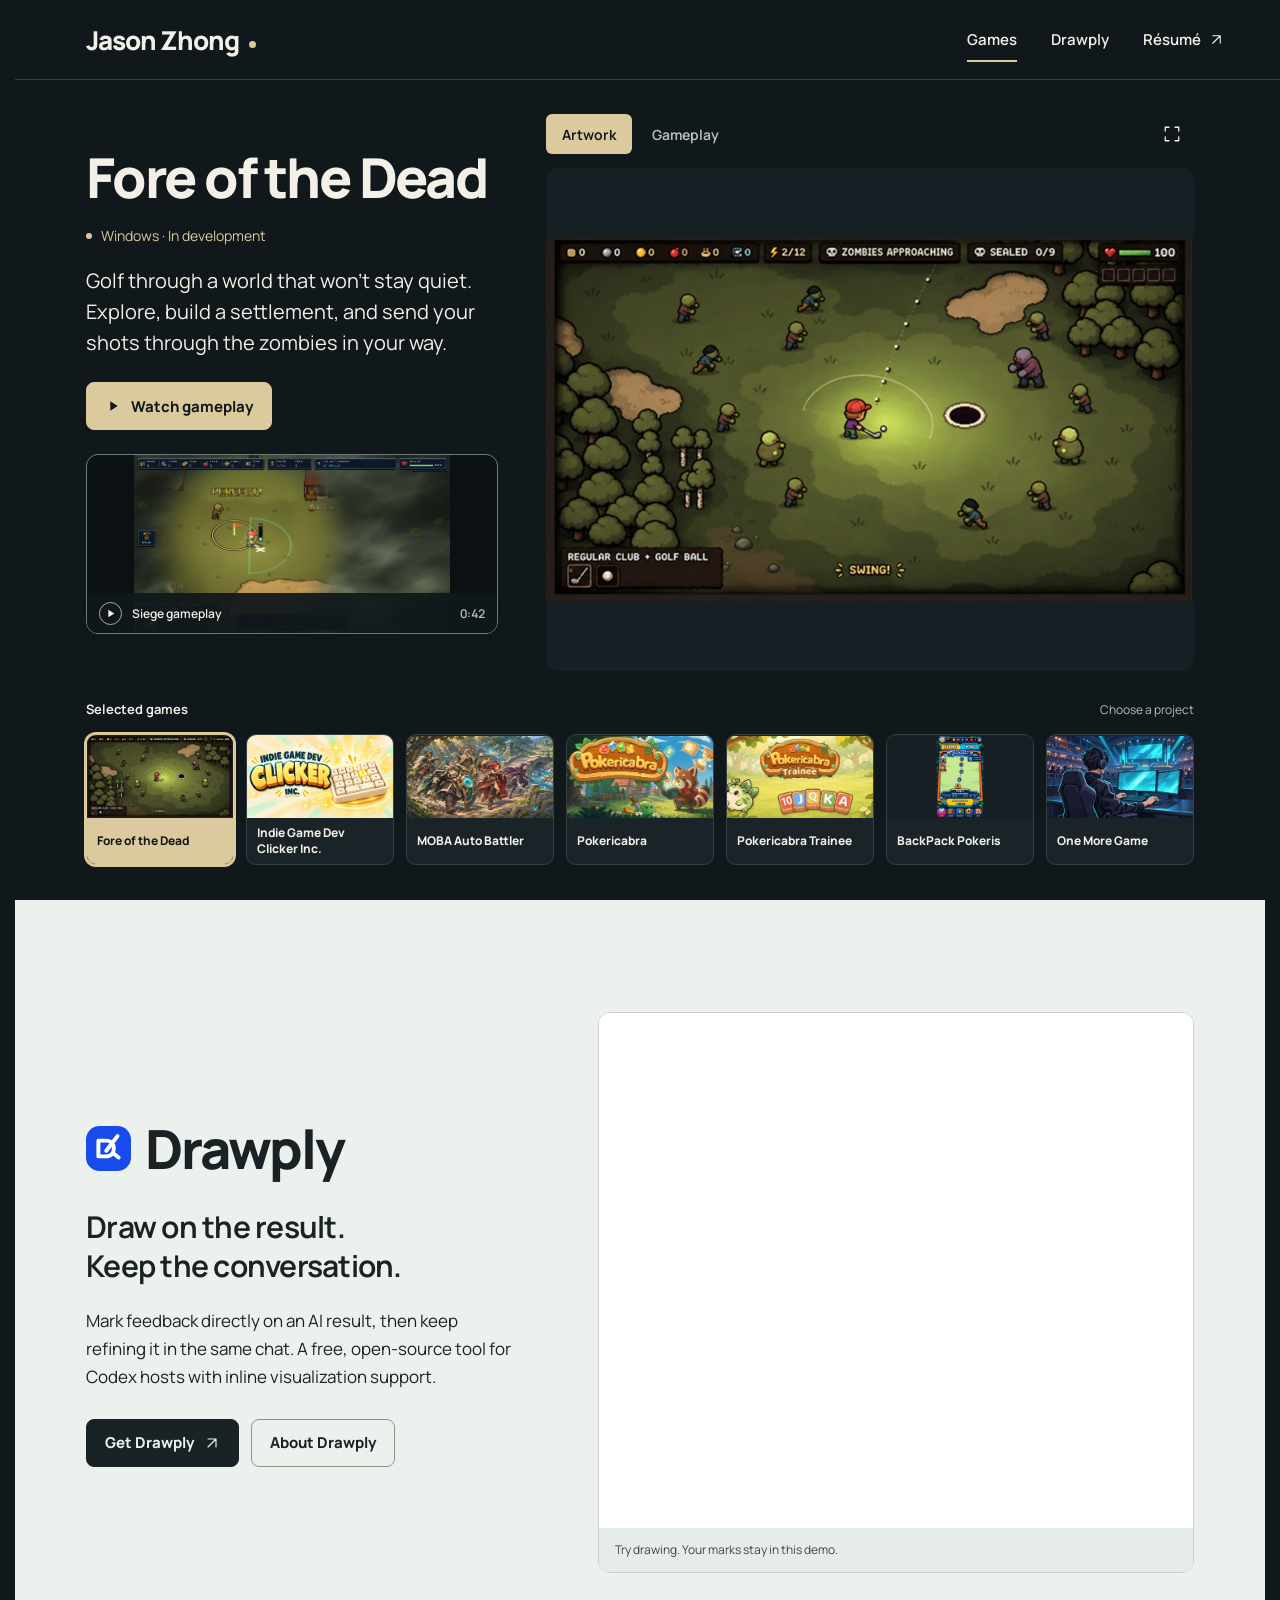
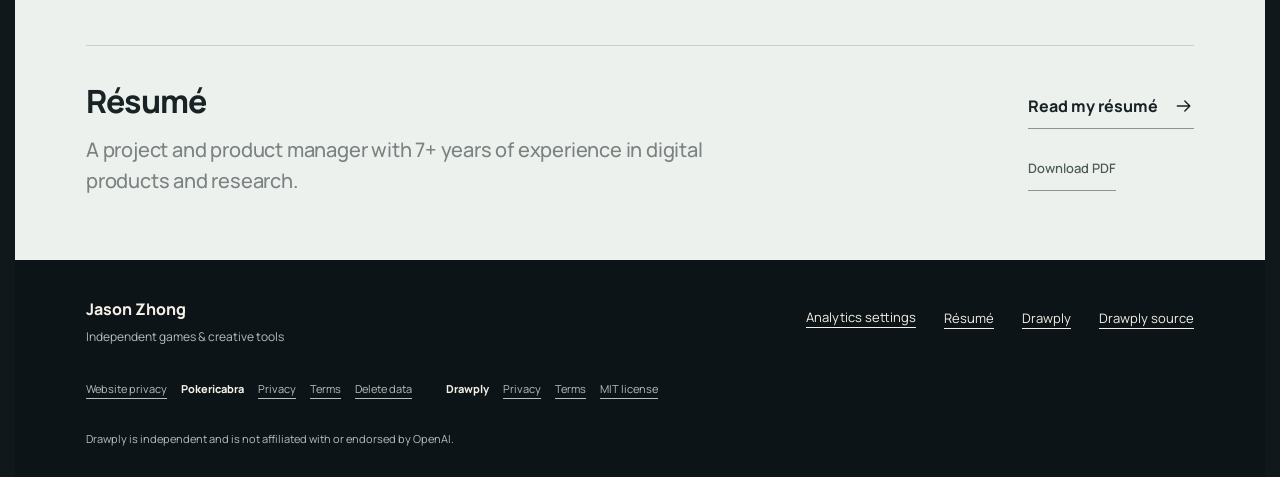
<file: index.html>
<!doctype html>
<html lang="en" data-type="software" data-buttons="solid" data-radius="soft">
<head>
  <meta charset="utf-8">
  <meta name="viewport" content="width=device-width,initial-scale=1,viewport-fit=cover">
  <meta name="theme-color" content="#11181b">
  <meta name="referrer" content="no-referrer">
  <title>Jason Zhong — Independent games & creative tools</title>
  <meta name="description" content="Seven independent games by Jason Zhong. Watch real gameplay, browse artwork and screenshots, find store links, and read the résumé.">
  <meta name="page-type" content="software">
  <meta name="site-kind" content="gaming">
  <link rel="canonical" href="https://pokericabra.com/">
  <meta property="og:title" content="Jason Zhong — Games & creative tools">
  <meta property="og:description" content="Games in play. Ideas in progress. Explore the work through artwork, screenshots, and gameplay videos.">
  <meta property="og:type" content="website">
  <meta property="og:image" content="https://pokericabra.com/assets/keyart/fore-of-the-dead.webp">
  <meta name="twitter:card" content="summary_large_image">
  <link rel="icon" href="/assets/brand.svg" type="image/svg+xml">
  <link rel="preload" href="/drawply/assets/fonts/Manrope.ttf" as="font" type="font/ttf" crossorigin>
  <link rel="stylesheet" href="/home.css?v=media-20261120">
  <link rel="stylesheet" href="/assets/motion/motion.css">
  <script>document.documentElement.classList.add('m-enter');setTimeout(()=>document.documentElement.classList.add('m-enter-done'),700)</script>
  <script defer src="/home.js?v=showcase-20261124"></script>
  <script type="module" src="/assets/motion/motion.js"></script>
  <script type="module" src="/assets/moments/moments.js"></script>
  <meta name="ga4-measurement-id" content="G-4689EX3H86">
  <link rel="stylesheet" href="/assets/analytics.css?v=20261120-1">
  <script defer src="/assets/analytics.js?v=20261120-1"></script>
</head>
<body>
<!-- THESIS: A game-showcase theater, with one real project in focus and seven choices within reach. OWN-WORLD: Charcoal, warm ivory, brass, self-hosted Manrope and the games' own artwork. STORY: Select a game, inspect art and screenshots, watch genuine footage, then visit its store or the résumé. FIRST VIEWPORT: Brand above; large description and gameplay preview left, artwork right; game thumbnails below. FORM: Cinema-program direction, candidate4, seed491b0d7a; split-theater comp chosen under the user's explicit delegation. Generated comp names, gameplay and tool claims are replaced with verified project truth. FINISH: unreviewed and undocumented is unfinished; this build ends with the finish review, the verdict, and DESIGN.md -->
<header class="nav site-header">
  <div class="wrap header-wrap">
    <a class="skip-link" href="#main">Skip to content</a>
    <a class="wordmark" href="/" aria-label="Jason Zhong home">Jason Zhong<span class="brand-dot" aria-hidden="true"></span></a>
    <nav class="main-nav" aria-label="Main navigation">
      <a class="nav-games" href="#projects" aria-current="page">Games</a>
      <a href="#drawply">Drawply</a>
      <a href="/resume.html">Résumé <svg viewBox="0 0 24 24" aria-hidden="true"><path d="M6 18 18 6M6 6h12v12"/></svg></a>
    </nav>
  </div>
</header>
<main id="main">
  <section class="hero theater section" id="projects" aria-label="Game showcase" data-enter>
    <div class="wrap theater-wrap">
      <div class="feature-layout" id="feature-panel" role="tabpanel" aria-labelledby="game-tab-fore-of-the-dead">
        <div class="feature-copy hero-copy">
          <h1 class="feature-title long-title" id="game-title" data-enter-whole>Fore of the Dead</h1>
          <p class="game-status" id="game-status"><span aria-hidden="true"></span>Windows · In development</p>
          <p class="feature-description" id="game-description">Golf through a world that won&#x27;t stay quiet. Explore, build a settlement, and send your shots through the zombies in your way.</p>
          <div class="actions">
            <button class="btn btn--primary" id="watch-gameplay" type="button" aria-label="Watch Fore of the Dead gameplay"><svg viewBox="0 0 24 24" aria-hidden="true"><path d="m8 5 11 7-11 7Z"/></svg>Watch gameplay</button>
            <a class="btn btn--secondary" id="store-link" href="https://store.steampowered.com/app/4027440/Pokericabra/" hidden target="_blank" rel="noopener noreferrer">View on Steam<svg viewBox="0 0 24 24" aria-hidden="true"><path d="M6 18 18 6M6 6h12v12"/></svg></a>
          </div>
          <button class="gameplay-preview" id="gameplay-preview" type="button" aria-label="Watch Fore of the Dead gameplay">
            <img id="gameplay-poster" src="/assets/projects/fore-of-the-dead-gameplay.jpg" alt="" width="1280" height="720" decoding="async">
            <span class="preview-control"><span class="preview-play"><svg viewBox="0 0 24 24" aria-hidden="true"><path d="m8 5 11 7-11 7Z"/></svg></span><span id="preview-label">Siege gameplay</span><span id="preview-duration">0:42</span></span>
          </button>
        </div>
        <div class="feature-stage hero__art" data-enter-media>
          <div class="media-toolbar">
            <div class="media-controls" role="tablist" aria-label="Project image">
              <button type="button" id="art-tab" role="tab" aria-selected="true" aria-controls="art-pane" class="media-tab is-active" data-view="art">Artwork</button>
              <button type="button" id="screenshot-tab" role="tab" aria-selected="false" aria-controls="screenshot-pane" class="media-tab" data-view="screenshot" tabindex="-1">Gameplay</button>
              <button type="button" id="menu-tab" role="tab" aria-selected="false" aria-controls="menu-pane" class="media-tab" data-view="menu" tabindex="-1" hidden>Menu</button>
            </div>
            <a class="image-open" id="image-open" href="/assets/keyart/fore-of-the-dead.webp" target="_blank" rel="noopener" aria-label="Enlarge Fore of the Dead artwork"><svg viewBox="0 0 24 24" aria-hidden="true"><path d="M8 3H3v5m13-5h5v5M3 16v5h5m13-5v5h-5"/></svg></a>
          </div>
          <div class="media-frame" id="media-frame">
            <div id="art-pane" class="media-pane" role="tabpanel" aria-labelledby="art-tab"><img id="feature-artwork" src="/assets/keyart/fore-of-the-dead.webp" width="1060" height="594" alt="Fore of the Dead concept key art with a golfer facing zombies around a golf hole" fetchpriority="high" decoding="async"></div>
            <div id="screenshot-pane" class="media-pane media-pane--gameplay" role="tabpanel" aria-labelledby="screenshot-tab" hidden><img id="feature-screenshot" src="/assets/projects/fore-of-the-dead-gameplay.jpg" width="1280" height="720" alt="Fore of the Dead actual demo gameplay with the golfer, zombies and golf-shot controls" decoding="async"></div>
            <div id="menu-pane" class="media-pane media-pane--gameplay" role="tabpanel" aria-labelledby="menu-tab" hidden><img id="feature-menu" alt="" width="1872" height="778" decoding="async"></div>
          </div>
        </div>
      </div>
      <div class="game-selector">
        <div class="selector-heading"><p>Selected games</p><span>Choose a project</span></div>
        <div class="game-rail" id="game-rail" role="tablist" aria-label="Choose a game"><button type="button" id="game-tab-fore-of-the-dead" class="game-tab is-active" role="tab" aria-selected="true" aria-controls="feature-panel" tabindex="0" data-game="fore-of-the-dead"><img src="/assets/thumbnails/fore-of-the-dead.webp" width="360" height="203" alt="" decoding="async"><span class="thumb-title">Fore of the Dead</span></button>
<button type="button" id="game-tab-indie-game-dev-clicker" class="game-tab" role="tab" aria-selected="false" aria-controls="feature-panel" tabindex="-1" data-game="indie-game-dev-clicker"><img src="/assets/thumbnails/indie-game-dev-clicker.webp" width="360" height="203" alt="" decoding="async"><span class="thumb-title">Indie Game Dev Clicker Inc.</span></button>
<button type="button" id="game-tab-moba-auto-battler" class="game-tab" role="tab" aria-selected="false" aria-controls="feature-panel" tabindex="-1" data-game="moba-auto-battler"><img src="/assets/thumbnails/moba-auto-battler.webp" width="360" height="203" alt="" decoding="async"><span class="thumb-title">MOBA Auto Battler</span></button>
<button type="button" id="game-tab-pokericabra" class="game-tab" role="tab" aria-selected="false" aria-controls="feature-panel" tabindex="-1" data-game="pokericabra"><img src="/assets/thumbnails/pokericabra.webp" width="360" height="203" alt="" decoding="async"><span class="thumb-title">Pokericabra</span></button>
<button type="button" id="game-tab-pokericabra-trainee" class="game-tab" role="tab" aria-selected="false" aria-controls="feature-panel" tabindex="-1" data-game="pokericabra-trainee"><img src="/assets/thumbnails/pokericabra-trainee.webp" width="360" height="203" alt="" decoding="async"><span class="thumb-title">Pokericabra Trainee</span></button>
<button type="button" id="game-tab-backpack-pokeris" class="game-tab" role="tab" aria-selected="false" aria-controls="feature-panel" tabindex="-1" data-game="backpack-pokeris"><img src="/assets/thumbnails/backpack-pokeris.webp?v=de0588e4cbce" width="360" height="203" alt="" decoding="async"><span class="thumb-title">BackPack Pokeris</span></button>
<button type="button" id="game-tab-one-more-game" class="game-tab" role="tab" aria-selected="false" aria-controls="feature-panel" tabindex="-1" data-game="one-more-game"><img src="/assets/thumbnails/one-more-game.webp" width="360" height="203" alt="" decoding="async"><span class="thumb-title">One More Game</span></button></div>
      </div>
      <p class="sr-only" id="project-status" role="status" aria-live="polite"></p>
    </div>
  </section>
  <section class="tool-section section" id="drawply" aria-labelledby="drawply-title" data-moment="word-highlight">
    <div class="wrap tool-wrap">
      <div class="tool-layout">
        <div class="tool-copy">
          <h2 id="drawply-title"><img src="/drawply/assets/mark.svg" width="48" height="48" alt="">Drawply</h2>
          <p class="tool-lead">Draw on the result.<br>Keep the conversation.</p>
          <p>Mark feedback directly on an AI result, then keep refining it in the same chat. A free, open-source tool for Codex hosts with inline visualization support.</p>
          <div class="actions"><a class="btn btn--primary" href="/drawply/#download">Get Drawply<svg viewBox="0 0 24 24" aria-hidden="true"><path d="M6 18 18 6M6 6h12v12"/></svg></a><a class="btn btn--secondary" href="/drawply/">About Drawply</a></div>
        </div>
        <div class="annotation-demo">
          <iframe src="/drawply/demo.html" data-mobile-src="/drawply/demo-mobile.html" title="Try Drawply: annotate a visual result" loading="lazy" sandbox="allow-scripts allow-downloads"></iframe>
          <p>Try drawing. Your marks stay in this demo.</p>
        </div>
      </div>
      <div class="resume-teaser">
        <div><h3>Résumé</h3><p class="mo-wh__text">A project and product manager with <strong>7+ years of experience</strong> in digital products and research.</p></div>
        <div class="resume-actions"><a class="link" href="/resume.html">Read my résumé<svg viewBox="0 0 24 24" aria-hidden="true"><path d="M4 12h15m-6-6 6 6-6 6"/></svg></a><a class="link secondary-link" href="/assets/Jason-Zhong-Resume.pdf" download>Download PDF</a></div>
      </div>
    </div>
  </section>
  <noscript><section class="wrap no-script"><h2>All games</h2><p>Choose a gameplay video or visit a store.</p><ul><li><strong>Fore of the Dead</strong> — <a href="/assets/videos/fore-of-the-dead.mp4?v=bcabd15d51e1">Watch gameplay</a> · <a href="/assets/projects/fore-of-the-dead-gameplay.jpg">View screenshot</a></li><li><strong>Indie Game Dev Clicker Inc.</strong> — <a href="/assets/videos/indie-game-dev-clicker.mp4?v=ce6e735efd1f">Watch gameplay</a> · <a href="/assets/projects/indie-game-dev-clicker.jpg">View screenshot</a></li><li><strong>MOBA Auto Battler</strong> — <a href="/assets/videos/moba-auto-battler.mp4?v=0fd48cb4801f">Watch gameplay</a> · <a href="/assets/projects/moba-auto-battler-battlefield.png">View screenshot</a></li><li><strong>Pokericabra</strong> — <a href="/assets/videos/pokericabra.mp4">Watch gameplay</a> · <a href="/assets/projects/pokericabra-pc.jpg">View screenshot</a> · <a href="https://store.steampowered.com/app/4027440/Pokericabra/">View on Steam</a></li><li><strong>Pokericabra Trainee</strong> — <a href="/assets/videos/pokericabra-trainee.mp4?v=f1dbe486ae7a">Watch gameplay</a> · <a href="/assets/projects/pokericabra-trainee-menu-overview.png">View menu</a> · <a href="https://play.google.com/store/apps/details?id=com.pokericabra.trainee">Google Play</a></li><li><strong>BackPack Pokeris</strong> — <a href="/assets/projects/backpack-pokeris-main.jpg">View screenshot</a></li><li><strong>One More Game</strong> — <a href="/assets/videos/one-more-game.mp4">Watch gameplay</a> · <a href="/assets/projects/one-more-game-match-feed.jpg">View screenshot</a></li></ul></section></noscript>
</main>
<footer class="site-footer"><div class="wrap footer-wrap"><p>Jason Zhong<span>Independent games & creative tools</span></p><div class="footer-links"><button class="analytics-settings" type="button" data-analytics-settings>Analytics settings</button><a href="/resume.html">Résumé</a><a href="/drawply/">Drawply</a><a href="https://github.com/jasonz2008/drawply" target="_blank" rel="noopener noreferrer">Drawply source</a></div><div class="legal-links"><a href="/website-privacy.html">Website privacy</a><span>Pokericabra</span><a href="/privacy-policy.html">Privacy</a><a href="/terms-of-service.html">Terms</a><a href="/delete-data.html">Delete data</a><span>Drawply</span><a href="/drawply/privacy.html">Privacy</a><a href="/drawply/terms.html">Terms</a><a href="/drawply/license.html">MIT license</a></div><p class="independent-note">Drawply is independent and is not affiliated with or endorsed by OpenAI.</p></div></footer>
<dialog id="video-dialog" aria-labelledby="video-title">
  <div class="video-heading"><h2 id="video-title">Fore of the Dead · Siege gameplay</h2><button class="icon-button" id="close-video" type="button" aria-label="Close gameplay video" autofocus><svg viewBox="0 0 24 24" aria-hidden="true"><path d="m6 6 12 12M6 18 18 6"/></svg></button></div>
  <video id="demo-video" controls playsinline preload="none"></video>
  <div class="video-details"><p id="video-note"></p><a id="video-file" href="/assets/videos/fore-of-the-dead.mp4?v=bcabd15d51e1" target="_blank" rel="noopener">Open video file</a></div>
  <p id="video-error" role="alert" hidden>The video could not load. You can open the video file above.</p>
</dialog>
<script id="portfolio-data" type="application/json">[
  {
    "id": "fore-of-the-dead",
    "name": "Fore of the Dead",
    "status": "Windows · In development",
    "description": "Golf through a world that won't stay quiet. Explore, build a settlement, and send your shots through the zombies in your way.",
    "art": "/assets/keyart/fore-of-the-dead.webp",
    "artAlt": "Fore of the Dead concept key art with a golfer facing zombies around a golf hole",
    "screenshot": "/assets/projects/fore-of-the-dead-gameplay.jpg",
    "screenshotAlt": "Fore of the Dead actual demo gameplay with the golfer, zombies and golf-shot controls",
    "shotWidth": 1280,
    "shotHeight": 720,
    "video": "/assets/videos/fore-of-the-dead.mp4?v=bcabd15d51e1",
    "duration": "0:42",
    "videoLabel": "Siege gameplay",
    "videoNote": "Development build. Golf combat against a growing zombie siege.",
    "store": null,
    "storeLabel": null
  },
  {
    "id": "indie-game-dev-clicker",
    "name": "Indie Game Dev Clicker Inc.",
    "status": "Windows · In development",
    "description": "Turn your first idea into a game studio. Develop projects, build a team, and grow the office around your next release.",
    "art": "/assets/keyart/indie-game-dev-clicker.webp",
    "artAlt": "Indie Game Dev Clicker Inc. golden keyboard title artwork",
    "screenshot": "/assets/projects/indie-game-dev-clicker.jpg",
    "screenshotAlt": "Indie Game Dev Clicker Inc. studio interface with a 3D garage, keyboard and project controls",
    "shotWidth": 1280,
    "shotHeight": 732,
    "video": "/assets/videos/indie-game-dev-clicker.mp4?v=ce6e735efd1f",
    "duration": "1:04",
    "videoLabel": "Development trailer",
    "videoNote": "Work-in-progress studio simulation.",
    "store": null,
    "storeLabel": null
  },
  {
    "id": "moba-auto-battler",
    "name": "MOBA Auto Battler",
    "status": "Windows · Prototype",
    "description": "Build a team and follow every lane. Recruit, train, and equip a roster for 5v5 battles across a pixel-art battlefield.",
    "art": "/assets/keyart/moba-auto-battler.webp",
    "artAlt": "MOBA Auto Battler marketing artwork with its five heroes on a woodland river battlefield",
    "screenshot": "/assets/projects/moba-auto-battler-battlefield.png",
    "screenshotAlt": "MOBA Auto Battler battlefield with two teams, river crossing, skill controls and a minimap",
    "shotWidth": 1920,
    "shotHeight": 1080,
    "video": "/assets/videos/moba-auto-battler.mp4?v=0fd48cb4801f",
    "duration": "1:38",
    "videoLabel": "Gameplay showcase",
    "videoNote": "Work-in-progress gameplay and interface.",
    "store": null,
    "storeLabel": null
  },
  {
    "id": "pokericabra",
    "name": "Pokericabra",
    "status": "Windows · Steam demo available",
    "description": "A falling-block poker roguelike. Stack cards, build poker hands, and shape a deck that changes every run.",
    "art": "/assets/keyart/pokericabra.webp",
    "artAlt": "Pokericabra woodland key art with its wooden title, red panda, cards and slime",
    "screenshot": "/assets/projects/pokericabra-pc.jpg",
    "screenshotAlt": "Pokericabra card-placement battle with a monster, falling cards and deck abilities",
    "shotWidth": 1280,
    "shotHeight": 720,
    "video": "/assets/videos/pokericabra.mp4",
    "duration": "0:29",
    "videoLabel": "Gameplay trailer",
    "videoNote": "",
    "store": "https://store.steampowered.com/app/4027440/Pokericabra/",
    "storeLabel": "View on Steam"
  },
  {
    "id": "pokericabra-trainee",
    "name": "Pokericabra Trainee",
    "status": "Android · Available on Google Play",
    "description": "A pocket-sized poker puzzle. Drop card pieces, clear hands, rescue Beasties, and work through a growing collection of challenges.",
    "art": "/assets/keyart/pokericabra-trainee.webp",
    "artAlt": "Pokericabra Trainee woodland marketing artwork with its Beastie and playing cards",
    "menu": "/assets/projects/pokericabra-trainee-menu-overview.png",
    "menuAlt": "Pokericabra Trainee showing Modes, Loadout, Collection, Shop, and Settings side by side",
    "video": "/assets/videos/pokericabra-trainee.mp4?v=f1dbe486ae7a",
    "duration": "0:30",
    "videoLabel": "Gameplay trailer",
    "videoNote": "",
    "store": "https://play.google.com/store/apps/details?id=com.pokericabra.trainee",
    "storeLabel": "Google Play",
    "menuWidth": 1872,
    "menuHeight": 778
  },
  {
    "id": "backpack-pokeris",
    "name": "BackPack Pokeris",
    "status": "In development",
    "description": "Every slot is a decision. Arrange your equipment, build poker hands, and take on a sequence of monster battles.",
    "art": "/assets/projects/backpack-pokeris-main.jpg",
    "artAlt": "BackPack Pokeris default main page with the Dew Meadow stage map",
    "screenshot": "/assets/projects/backpack-pokeris-main.jpg",
    "screenshotAlt": "BackPack Pokeris default main page showing Dew Meadow and Stage 1",
    "shotWidth": 720,
    "shotHeight": 1280,
    "video": null,
    "duration": null,
    "videoLabel": null,
    "videoNote": null,
    "store": null,
    "storeLabel": null,
    "screenshotOnly": true,
    "thumbnail": "/assets/thumbnails/backpack-pokeris.webp?v=de0588e4cbce"
  },
  {
    "id": "one-more-game",
    "name": "One More Game",
    "status": "Browser · In development",
    "description": "An esports career, one match at a time. Train your player, find a team, and follow every decision on the way to a championship.",
    "art": "/assets/keyart/one-more-game.webp",
    "artAlt": "One More Game pixel-art marketing illustration of a player preparing on an esports arena stage",
    "screenshot": "/assets/projects/one-more-game-match-feed.jpg",
    "screenshotAlt": "One More Game career interface with live match commentary, player growth, calendar and league standings",
    "shotWidth": 1585,
    "shotHeight": 992,
    "video": "/assets/videos/one-more-game.mp4",
    "duration": "1:24",
    "videoLabel": "Match and player growth",
    "videoNote": "Work-in-progress career simulation.",
    "store": null,
    "storeLabel": null
  }
]</script>
<aside id="site-analytics-consent" class="analytics-consent" aria-labelledby="analytics-consent-title" aria-describedby="analytics-consent-description" hidden>
  <h2 id="analytics-consent-title">Optional analytics</h2>
  <p id="analytics-consent-description">Help me see which games people explore. Allow Google Analytics to count visits, gameplay views and downloads.</p>
  <a class="analytics-privacy" href="/website-privacy.html">Website privacy</a>
  <div class="analytics-actions"><button type="button" data-analytics-consent="denied">No thanks</button><button type="button" data-analytics-consent="granted">Allow analytics</button></div>
</aside>
</body>
</html>
</file>
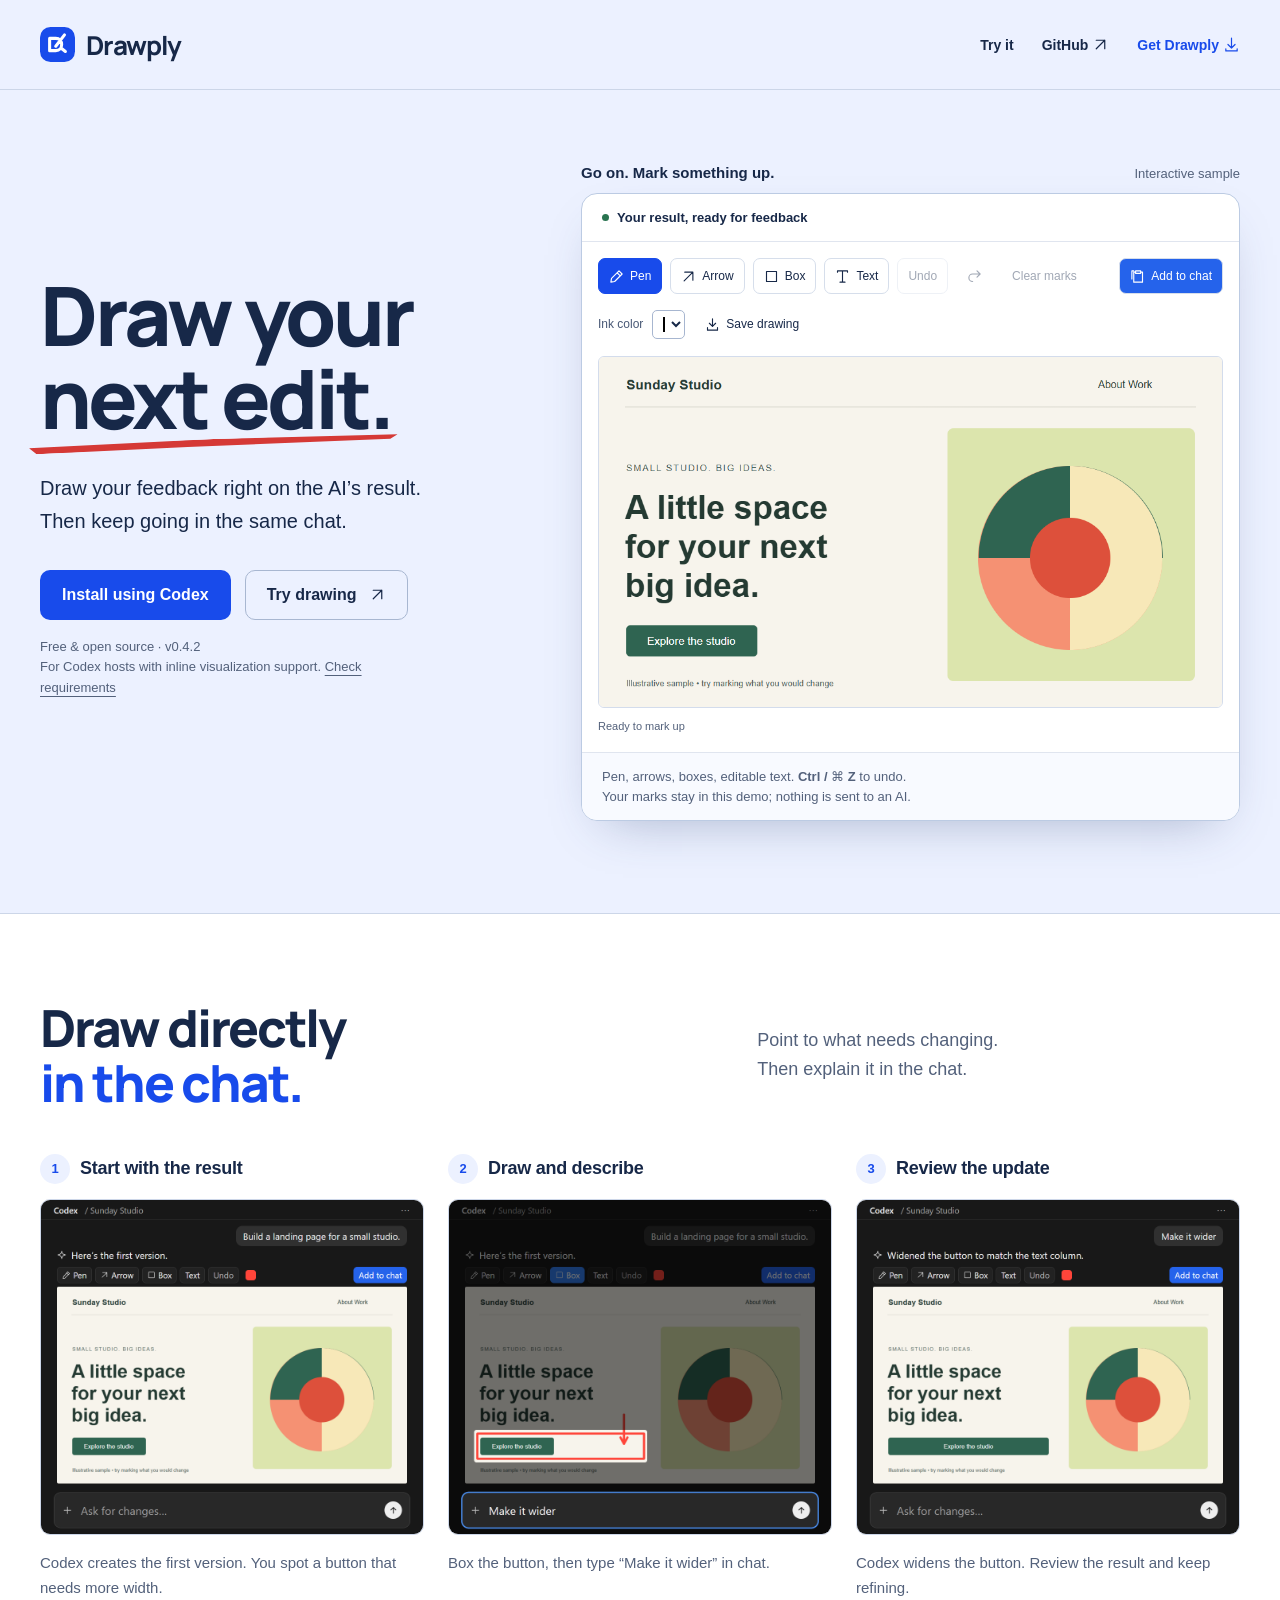
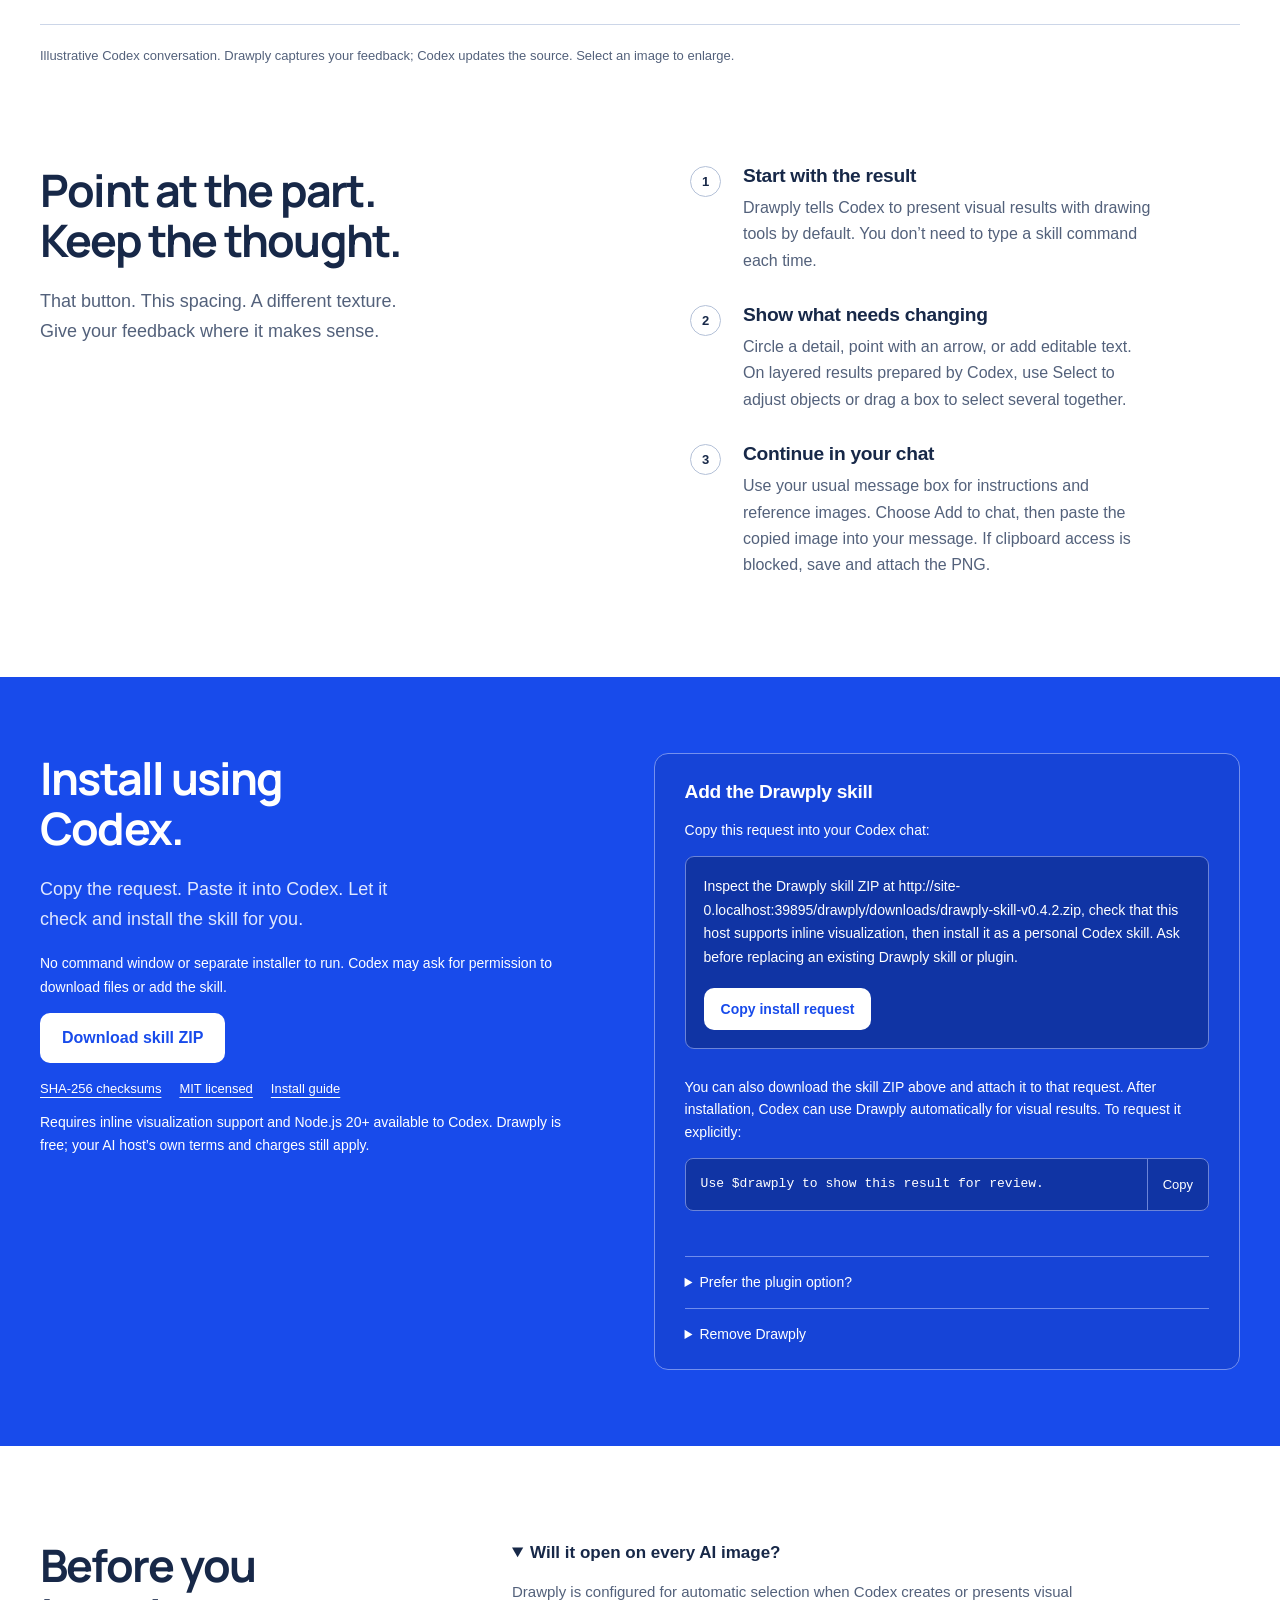
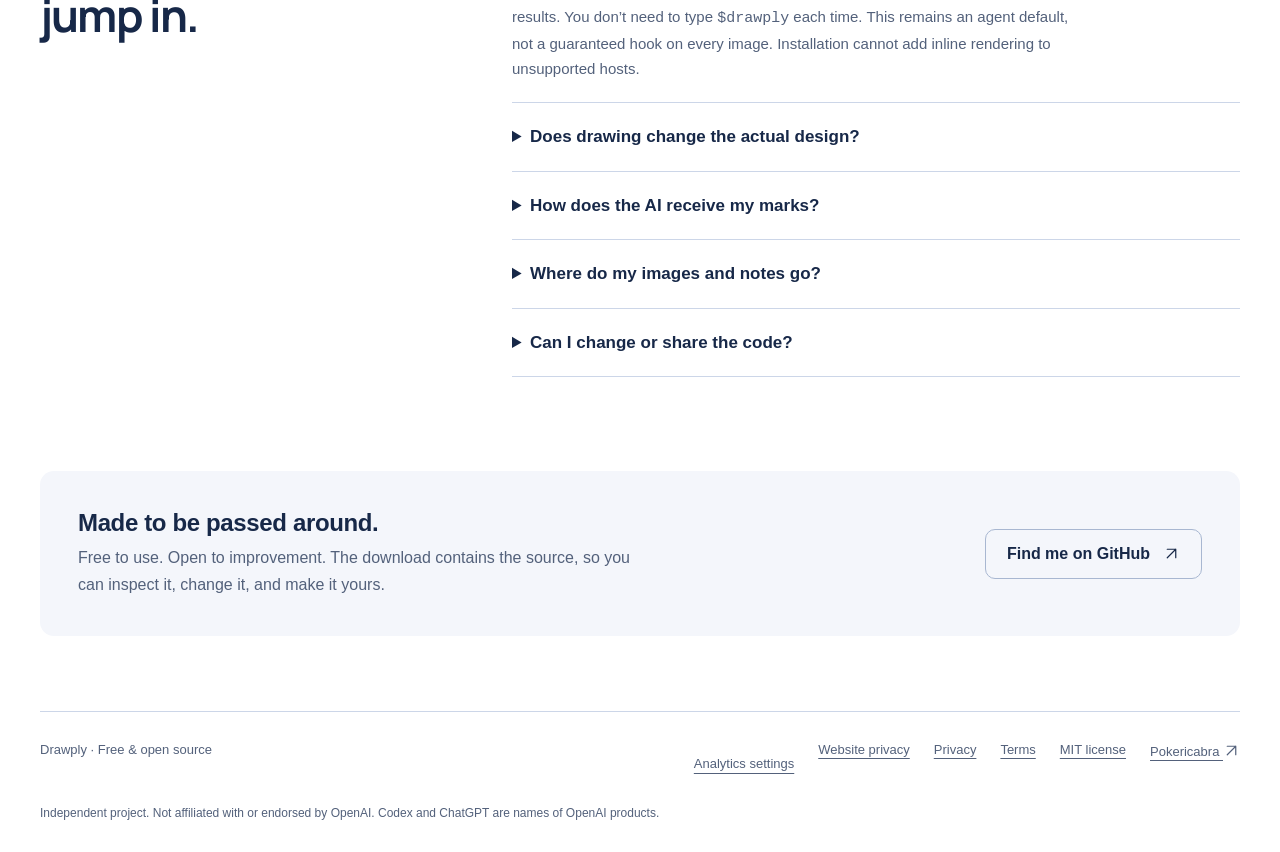
<file: drawply/index.html>
<!doctype html><html lang="en"><head><meta charset="utf-8"><meta name="viewport" content="width=device-width,initial-scale=1"><meta name="theme-color" content="#ecf1ff"><meta name="referrer" content="no-referrer"><title>Drawply — Draw your feedback. Stay in the chat.</title><link rel="icon" href="assets/mark.svg" type="image/svg+xml"><link rel="stylesheet" href="style.css"><meta name="description" content="Draw feedback directly on AI visual results, then continue in the same chat. A free, open-source skill and plugin for supported Codex hosts."><meta property="og:title" content="Drawply — Draw your feedback. Stay in the chat."><meta property="og:description" content="Pen, arrows, boxes and editable text. A lightweight, open-source way to show AI what you mean."><meta property="og:type" content="website"><script defer src="site.js"></script>  <meta name="ga4-measurement-id" content="G-4689EX3H86">
  <link rel="stylesheet" href="/assets/analytics.css?v=20261120-1">
  <script defer src="/assets/analytics.js?v=20261120-1"></script>
</head><body>
<!-- THESIS: Let visitors mark an actual result before reading a feature pitch. OWN-WORLD: A digital studio critique sheet; pale blue ground, cobalt actions, graphite type, vermilion editorial marks. STORY: Try an annotation, understand the chat loop, download with honest requirements. FIRST VIEWPORT: Oversized left-aligned proposition and download; real working canvas on the right. FORM: Digital studio critique sheet, grounded candidate 3, seed 27277916. FINISH: unreviewed and undocumented is unfinished; this build ends with the finish review, the verdict, and DESIGN.md -->
<div class="hero-shell"><a class="skip" href="#main">Skip to content</a><header class="wrap topbar"><a class="brand" href="./"><img src="assets/mark.svg" alt="" width="35" height="35">Drawply</a><nav class="nav" aria-label="Main"><a class="nav-demo" href="./#try">Try it</a><a href="https://github.com/jasonz2008/drawply" rel="noreferrer">GitHub <svg class="inline-icon" viewBox="0 0 24 24" fill="none" stroke="currentColor" stroke-width="1.7" stroke-linecap="round" stroke-linejoin="round" aria-hidden="true"><path d="M6 18 18 6M6 6h12v12"/></svg></a><a class="nav-download" href="./#download">Get Drawply <svg class="inline-icon" viewBox="0 0 24 24" fill="none" stroke="currentColor" stroke-width="1.7" stroke-linecap="round" stroke-linejoin="round" aria-hidden="true"><path d="M12 3v14m-5-5 5 5 5-5M4 18v3h16v-3"/></svg></a></nav></header></div><main id="main"><div class="hero-shell"><section class="wrap hero" aria-labelledby="hero-title"><div class="hero-copy"><h1 id="hero-title">Draw your<br><span class="marked-word">next edit.</span></h1><p class="hero-lead">Draw your feedback right on the AI’s result. Then keep going in the same chat.</p><div class="actions"><a class="button" href="#download">Install using Codex</a><a class="button secondary" href="#try">Try drawing <span aria-hidden="true"><svg class="inline-icon" viewBox="0 0 24 24" fill="none" stroke="currentColor" stroke-width="1.7" stroke-linecap="round" stroke-linejoin="round" aria-hidden="true"><path d="M6 18 18 6M6 6h12v12"/></svg></span></a></div><p class="micro">Free &amp; open source · v0.4.2<br>For Codex hosts with inline visualization support. <a href="#download">Check requirements</a></p></div><div class="demo-wrap" id="try"><div class="demo-caption"><strong>Go on. Mark something up.</strong><span>Interactive sample</span></div><div class="demo"><div class="demo-title"><span class="live-dot" aria-hidden="true"></span>Your result, ready for feedback</div><iframe src="demo.html" data-mobile-src="demo-mobile.html" title="Try Drawply: annotate an illustrative webpage" loading="eager" sandbox="allow-scripts allow-downloads"></iframe><div class="demo-foot">Pen, arrows, boxes, editable text. <strong>Ctrl / ⌘ Z</strong> to undo.<br>Your marks stay in this demo; nothing is sent to an AI.</div></div></div></section></div>
<section class="wrap result-sequence" aria-labelledby="sequence-title"><div class="sequence-heading"><h2 id="sequence-title">Draw directly<span>in the chat.</span></h2><p>Point to what needs changing.<br>Then explain it in the chat.</p></div><ol class="result-images"><li><h3><span>1</span> Start with the result</h3><figure><a href="assets/walkthrough-initial.png" target="_blank" rel="noopener" aria-label="Enlarge the initial AI output"><img src="assets/walkthrough-initial.png" width="960" height="840" loading="lazy" alt="Initial AI-generated studio page with a narrow Explore the studio button."></a><figcaption><p>Codex creates the first version. You spot a button that needs more width.</p></figcaption></figure></li><li><h3><span>2</span> Draw and describe</h3><figure><a href="assets/walkthrough-marked.png" target="_blank" rel="noopener" aria-label="Enlarge the drawing on the result"><img src="assets/walkthrough-marked.png" width="960" height="840" loading="lazy" alt="The red-boxed button and the Make it wider chat message are spotlighted; the rest of the middle image is dimmed."></a><figcaption><p>Box the button, then type “Make it wider” in chat.</p></figcaption></figure></li><li><h3><span>3</span> Review the update</h3><figure><a href="assets/walkthrough-improved.png" target="_blank" rel="noopener" aria-label="Enlarge the improved result"><img src="assets/walkthrough-improved.png" width="960" height="840" loading="lazy" alt="Improved studio page with the button widened to match the text column."></a><figcaption><p>Codex widens the button. Review the result and keep refining.</p></figcaption></figure></li></ol><p class="sequence-note">Illustrative Codex conversation. Drawply captures your feedback; Codex updates the source. Select an image to enlarge.</p></section>
<section class="wrap workflow" aria-labelledby="workflow-title"><div><h2 id="workflow-title">Point at the part.<br>Keep the thought.</h2><p class="intro">That button. This spacing. A different texture. Give your feedback where it makes sense.</p></div><ol class="steps"><li><h3>Start with the result</h3><p>Drawply tells Codex to present visual results with drawing tools by default. You don’t need to type a skill command each time.</p></li><li><h3>Show what needs changing</h3><p>Circle a detail, point with an arrow, or add editable text. On layered results prepared by Codex, use Select to adjust objects or drag a box to select several together.</p></li><li><h3>Continue in your chat</h3><p>Use your usual message box for instructions and reference images. Choose Add to chat, then paste the copied image into your message. If clipboard access is blocked, save and attach the PNG.</p></li></ol></section>
<section class="download-section" id="download" aria-labelledby="download-title"><div class="wrap download-grid"><div><h2 id="download-title">Install using Codex.</h2><p class="intro">Copy the request. Paste it into Codex. Let it check and install the skill for you.</p><p class="download-note">No command window or separate installer to run. Codex may ask for permission to download files or add the skill.</p><div class="actions"><a class="button" href="downloads/drawply-skill-v0.4.2.zip" download>Download skill ZIP</a></div><div class="fine-links"><a href="downloads/SHA256SUMS.txt">SHA-256 checksums</a><a href="license.html">MIT licensed</a><a href="downloads/README.txt">Install guide</a></div><p class="download-note">Requires inline visualization support and Node.js 20+ available to Codex. Drawply is free; your AI host’s own terms and charges still apply.</p></div><div class="install"><h3>Add the Drawply skill</h3><p>Copy this request into your Codex chat:</p><div class="request-box"><p id="skill-install-request" data-install="skill">Inspect the Drawply skill ZIP I attach, check that this host supports inline visualization, then install it as a personal Codex skill. Ask before replacing an existing Drawply skill or plugin.</p><button class="button" type="button" data-copy="skill-install-request" data-status="skill-copy-status">Copy install request</button></div><p class="copy-status" id="skill-copy-status" role="status" aria-live="polite"></p><p class="install-hint">You can also download the skill ZIP above and attach it to that request. After installation, Codex can use Drawply automatically for visual results. To request it explicitly:</p><div class="code-row"><code id="invoke">Use $drawply to show this result for review.</code><button type="button" data-copy="invoke" data-status="copy-status" aria-label="Copy Drawply prompt">Copy</button></div><p class="copy-status" id="copy-status" role="status" aria-live="polite"></p><details id="plugin-option"><summary>Prefer the plugin option?</summary><p>Download the plugin package, then ask Codex to make it available in your Plugins menu. You choose when to click Install.</p><p><a href="downloads/drawply-plugin-v0.4.2.zip" download>Download plugin ZIP</a></p><div class="request-box"><p id="plugin-install-request" data-install="plugin">Inspect the Drawply plugin ZIP I attach, extract it to a persistent folder, and register its catalog in Codex without installing it. Ask before replacing any existing Drawply registration. Tell me where to click Install in the Plugins menu.</p><button class="button" type="button" data-copy="plugin-install-request" data-status="plugin-copy-status">Copy plugin setup request</button></div><p class="copy-status" id="plugin-copy-status" role="status" aria-live="polite"></p><p>Use either the skill or the plugin to avoid duplicate entries. This local package is not a public plugin-directory listing.</p></details><details><summary>Remove Drawply</summary><p>Ask Codex to remove the standalone Drawply skill, or uninstall the plugin through Plugins. Your saved drawings and conversations are kept.</p></details></div></div></section>
<section class="wrap faq-section" aria-labelledby="faq-title"><h2 id="faq-title">Before you<br>jump in.</h2><div class="faq-list"><details open><summary>Will it open on every AI image?</summary><p>Drawply is configured for automatic selection when Codex creates or presents visual results. You don’t need to type <code>$drawply</code> each time. This remains an agent default, not a guaranteed hook on every image. Installation cannot add inline rendering to unsupported hosts.</p></details><details><summary>Does drawing change the actual design?</summary><p>Your drawing is feedback on a visual result. The AI then interprets your request and edits the underlying project. On results with source layers prepared by Codex, Select can move, resize and rotate objects or groups in the review. Codex then applies your request to the actual source. Uploaded flat images support drawing, without automatic object recognition.</p></details><details><summary>How does the AI receive my marks?</summary><p>Supported hosts may share saved annotation state with the model, but delivery is best-effort. For an exact reference, Add to chat copies the marked PNG where clipboard access is allowed; paste it into the chat alongside your instructions. The editor cannot paste automatically. If copying is blocked, use Save drawing and attach the PNG.</p></details><details><summary>Where do my images and notes go?</summary><p>The plugin has no Drawply server or telemetry. Its generated review contains your image and local file path; annotation state may be shared with your AI host. Chats, attachments and saved state follow that host’s data policies. Read the <a href="privacy.html">privacy notice</a> for the distinction.</p></details><details><summary>Can I change or share the code?</summary><p>Yes. The <a href="license.html">MIT license</a> permits use, modification and redistribution, including commercial use, while preserving the license and copyright notice. The project comes without a warranty, subject to rights that applicable law does not allow to be excluded.</p></details></div></section>
<div class="wrap community"><div><h3>Made to be passed around.</h3><p>Free to use. Open to improvement. The download contains the source, so you can inspect it, change it, and make it yours.</p></div><a class="button secondary" href="https://github.com/jasonz2008/drawply" rel="noreferrer">Find me on GitHub <svg class="inline-icon" viewBox="0 0 24 24" fill="none" stroke="currentColor" stroke-width="1.7" stroke-linecap="round" stroke-linejoin="round" aria-hidden="true"><path d="M6 18 18 6M6 6h12v12"/></svg></a></div></main><footer class="wrap footer"><div class="footer-row"><span>Drawply · Free &amp; open source</span><nav aria-label="Footer"><button class="analytics-settings" type="button" data-analytics-settings>Analytics settings</button><a href="/website-privacy.html">Website privacy</a><a href="privacy.html">Privacy</a><a href="terms.html">Terms</a><a href="license.html">MIT license</a><a href="https://pokericabra.com/">Pokericabra <svg class="inline-icon" viewBox="0 0 24 24" fill="none" stroke="currentColor" stroke-width="1.7" stroke-linecap="round" stroke-linejoin="round" aria-hidden="true"><path d="M6 18 18 6M6 6h12v12"/></svg></a></nav></div><p>Independent project. Not affiliated with or endorsed by OpenAI. Codex and ChatGPT are names of OpenAI products.</p></footer><aside id="site-analytics-consent" class="analytics-consent" aria-labelledby="analytics-consent-title" aria-describedby="analytics-consent-description" hidden>
  <h2 id="analytics-consent-title">Optional analytics</h2>
  <p id="analytics-consent-description">Help me see which games people explore. Allow Google Analytics to count visits, gameplay views and downloads.</p>
  <a class="analytics-privacy" href="/website-privacy.html">Website privacy</a>
  <div class="analytics-actions"><button type="button" data-analytics-consent="denied">No thanks</button><button type="button" data-analytics-consent="granted">Allow analytics</button></div>
</aside>
</body></html>
</file>
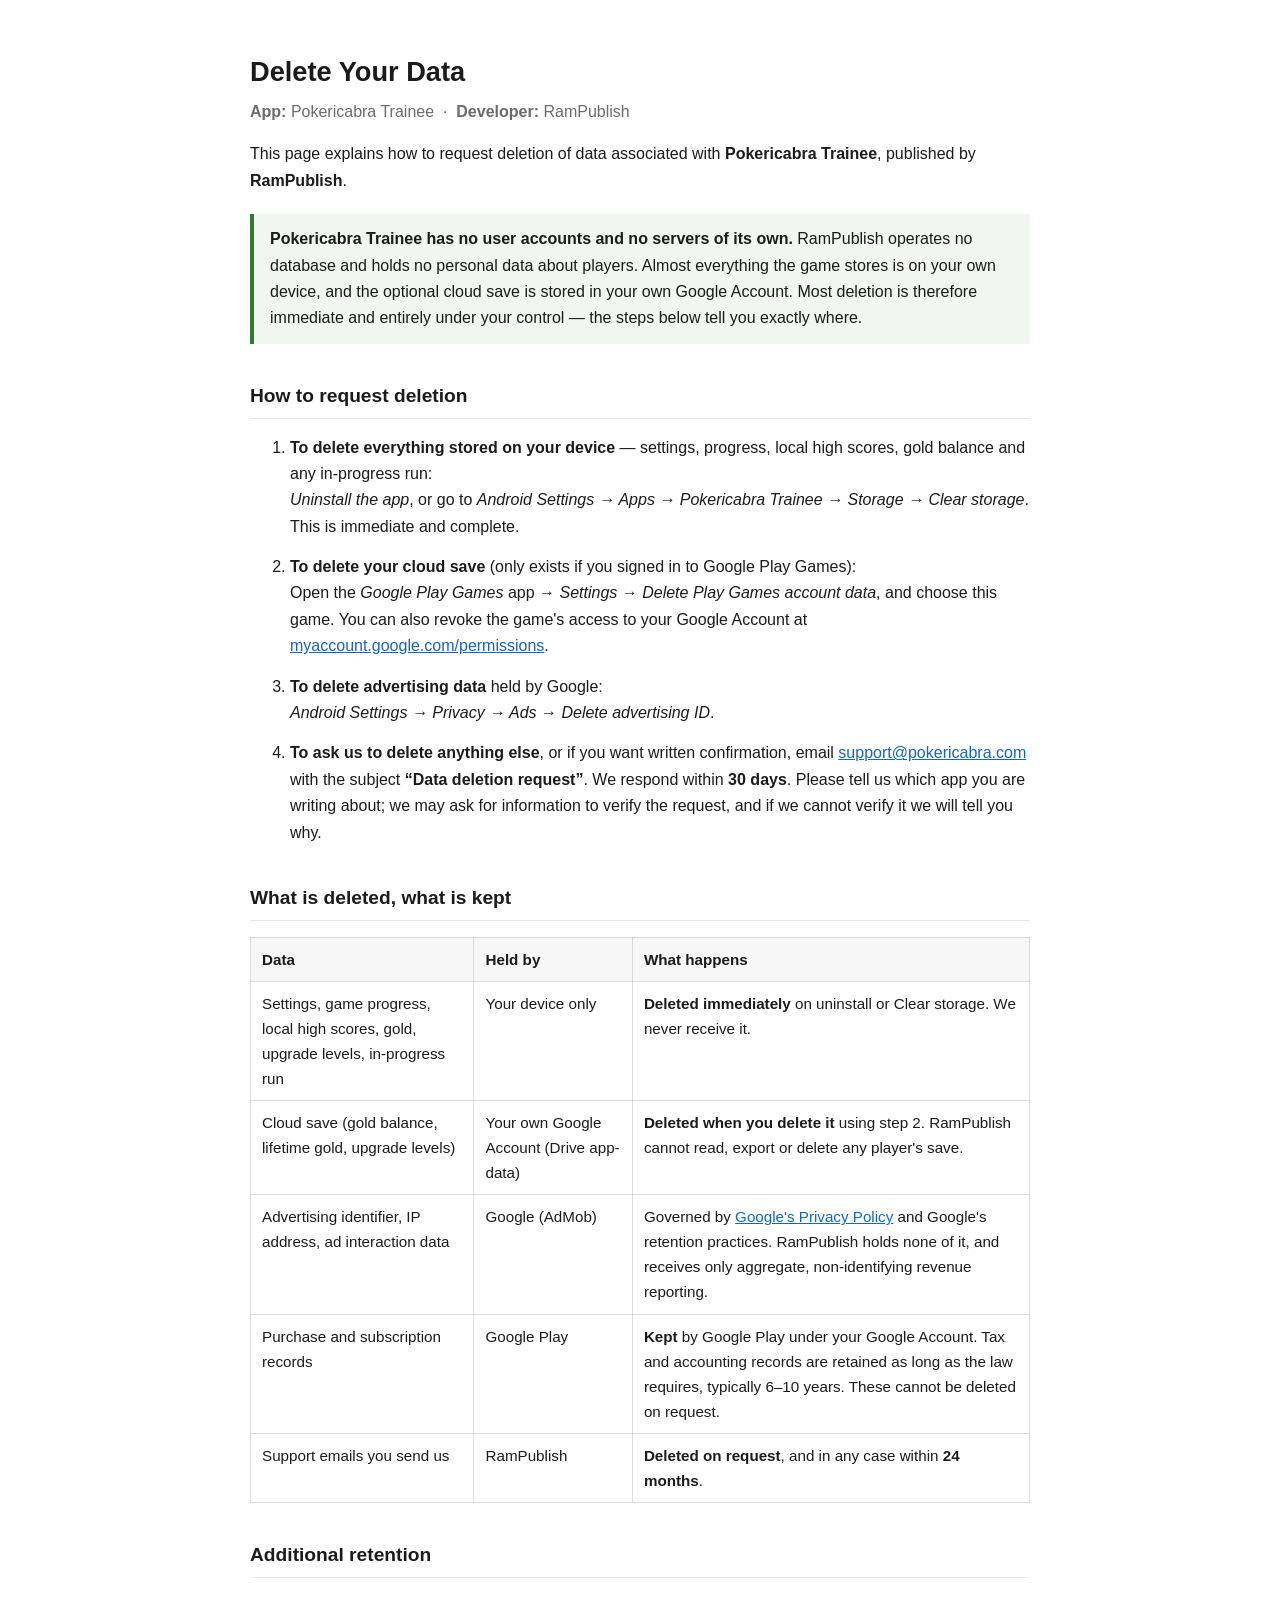
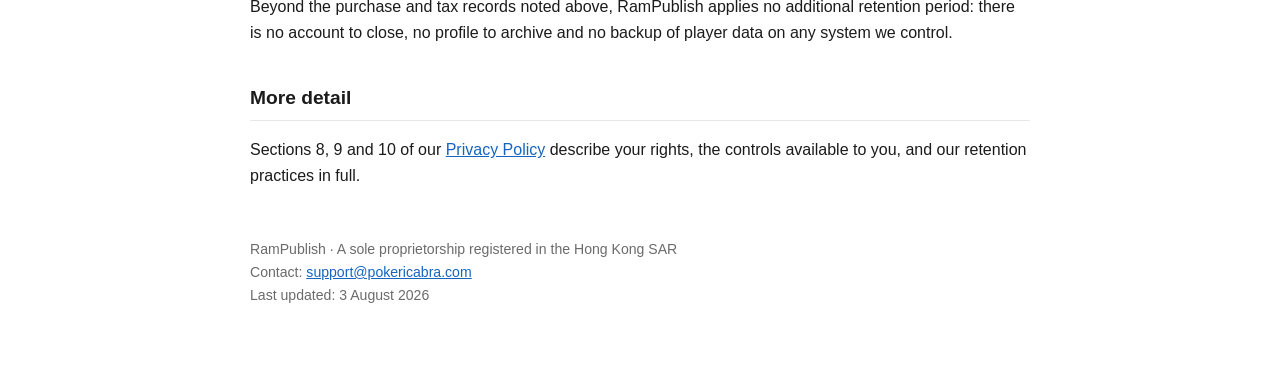
<file: delete-data.html>
<!DOCTYPE html>
<html lang="en">
<head>
<meta charset="utf-8">
<meta name="viewport" content="width=device-width, initial-scale=1">
<title>Delete Your Data — Pokericabra Trainee | RamPublish</title>
<style>
  :root { color-scheme: light dark; }
  body {
    font-family: -apple-system, BlinkMacSystemFont, "Segoe UI", Roboto, Helvetica, Arial, sans-serif;
    line-height: 1.65; max-width: 780px; margin: 0 auto; padding: 32px 20px 80px;
    color: #1b1b1b; background: #fff;
  }
  @media (prefers-color-scheme: dark) { body { color: #e8e8e8; background: #121212; } }
  h1 { font-size: 1.7rem; margin-bottom: 4px; }
  h2 { font-size: 1.2rem; margin-top: 36px; border-bottom: 1px solid #8883; padding-bottom: 6px; }
  .sub { color: #6b6b6b; margin-top: 0; }
  ol li { margin-bottom: 14px; }
  table { border-collapse: collapse; width: 100%; margin-top: 12px; font-size: 0.95rem; }
  th, td { border: 1px solid #8884; padding: 9px 11px; text-align: left; vertical-align: top; }
  th { background: #8881; }
  .box { border-left: 4px solid #2f7d32; background: #2f7d3211; padding: 12px 16px; margin: 20px 0; }
  a { color: #1565c0; }
  footer { margin-top: 48px; font-size: 0.88rem; color: #6b6b6b; }
</style>
</head>
<body>

<h1>Delete Your Data</h1>
<p class="sub"><strong>App:</strong> Pokericabra Trainee &nbsp;·&nbsp; <strong>Developer:</strong> RamPublish</p>

<p>This page explains how to request deletion of data associated with
<strong>Pokericabra Trainee</strong>, published by <strong>RamPublish</strong>.</p>

<div class="box">
  <strong>Pokericabra Trainee has no user accounts and no servers of its own.</strong>
  RamPublish operates no database and holds no personal data about players. Almost
  everything the game stores is on your own device, and the optional cloud save is
  stored in your own Google Account. Most deletion is therefore immediate and
  entirely under your control — the steps below tell you exactly where.
</div>

<h2>How to request deletion</h2>

<ol>
  <li>
    <strong>To delete everything stored on your device</strong> — settings, progress,
    local high scores, gold balance and any in-progress run:<br>
    <em>Uninstall the app</em>, or go to <em>Android Settings → Apps → Pokericabra
    Trainee → Storage → Clear storage</em>. This is immediate and complete.
  </li>
  <li>
    <strong>To delete your cloud save</strong> (only exists if you signed in to Google
    Play Games):<br>
    Open the <em>Google Play Games</em> app → <em>Settings</em> → <em>Delete Play
    Games account data</em>, and choose this game. You can also revoke the game's
    access to your Google Account at
    <a href="https://myaccount.google.com/permissions">myaccount.google.com/permissions</a>.
  </li>
  <li>
    <strong>To delete advertising data</strong> held by Google:<br>
    <em>Android Settings → Privacy → Ads</em> → <em>Delete advertising ID</em>.
  </li>
  <li>
    <strong>To ask us to delete anything else</strong>, or if you want written
    confirmation, email
    <a href="mailto:support@pokericabra.com">support@pokericabra.com</a>
    with the subject <strong>“Data deletion request”</strong>.
    We respond within <strong>30 days</strong>. Please tell us which app you are
    writing about; we may ask for information to verify the request, and if we
    cannot verify it we will tell you why.
  </li>
</ol>

<h2>What is deleted, what is kept</h2>

<table>
  <tr><th>Data</th><th>Held by</th><th>What happens</th></tr>
  <tr>
    <td>Settings, game progress, local high scores, gold, upgrade levels, in-progress run</td>
    <td>Your device only</td>
    <td><strong>Deleted immediately</strong> on uninstall or Clear storage. We never receive it.</td>
  </tr>
  <tr>
    <td>Cloud save (gold balance, lifetime gold, upgrade levels)</td>
    <td>Your own Google Account (Drive app-data)</td>
    <td><strong>Deleted when you delete it</strong> using step 2. RamPublish cannot read, export or delete any player's save.</td>
  </tr>
  <tr>
    <td>Advertising identifier, IP address, ad interaction data</td>
    <td>Google (AdMob)</td>
    <td>Governed by <a href="https://policies.google.com/privacy">Google's Privacy Policy</a> and Google's retention practices. RamPublish holds none of it, and receives only aggregate, non-identifying revenue reporting.</td>
  </tr>
  <tr>
    <td>Purchase and subscription records</td>
    <td>Google Play</td>
    <td><strong>Kept</strong> by Google Play under your Google Account. Tax and accounting records are retained as long as the law requires, typically 6–10 years. These cannot be deleted on request.</td>
  </tr>
  <tr>
    <td>Support emails you send us</td>
    <td>RamPublish</td>
    <td><strong>Deleted on request</strong>, and in any case within <strong>24 months</strong>.</td>
  </tr>
</table>

<h2>Additional retention</h2>
<p>Beyond the purchase and tax records noted above, RamPublish applies no additional
retention period: there is no account to close, no profile to archive and no backup
of player data on any system we control.</p>

<h2>More detail</h2>
<p>Sections 8, 9 and 10 of our
<a href="privacy-policy.html">Privacy Policy</a>
describe your rights, the controls available to you, and our retention practices in full.</p>

<footer>
  RamPublish · A sole proprietorship registered in the Hong Kong SAR<br>
  Contact: <a href="mailto:support@pokericabra.com">support@pokericabra.com</a><br>
  Last updated: 3 August 2026
</footer>

</body>
</html>
</file>
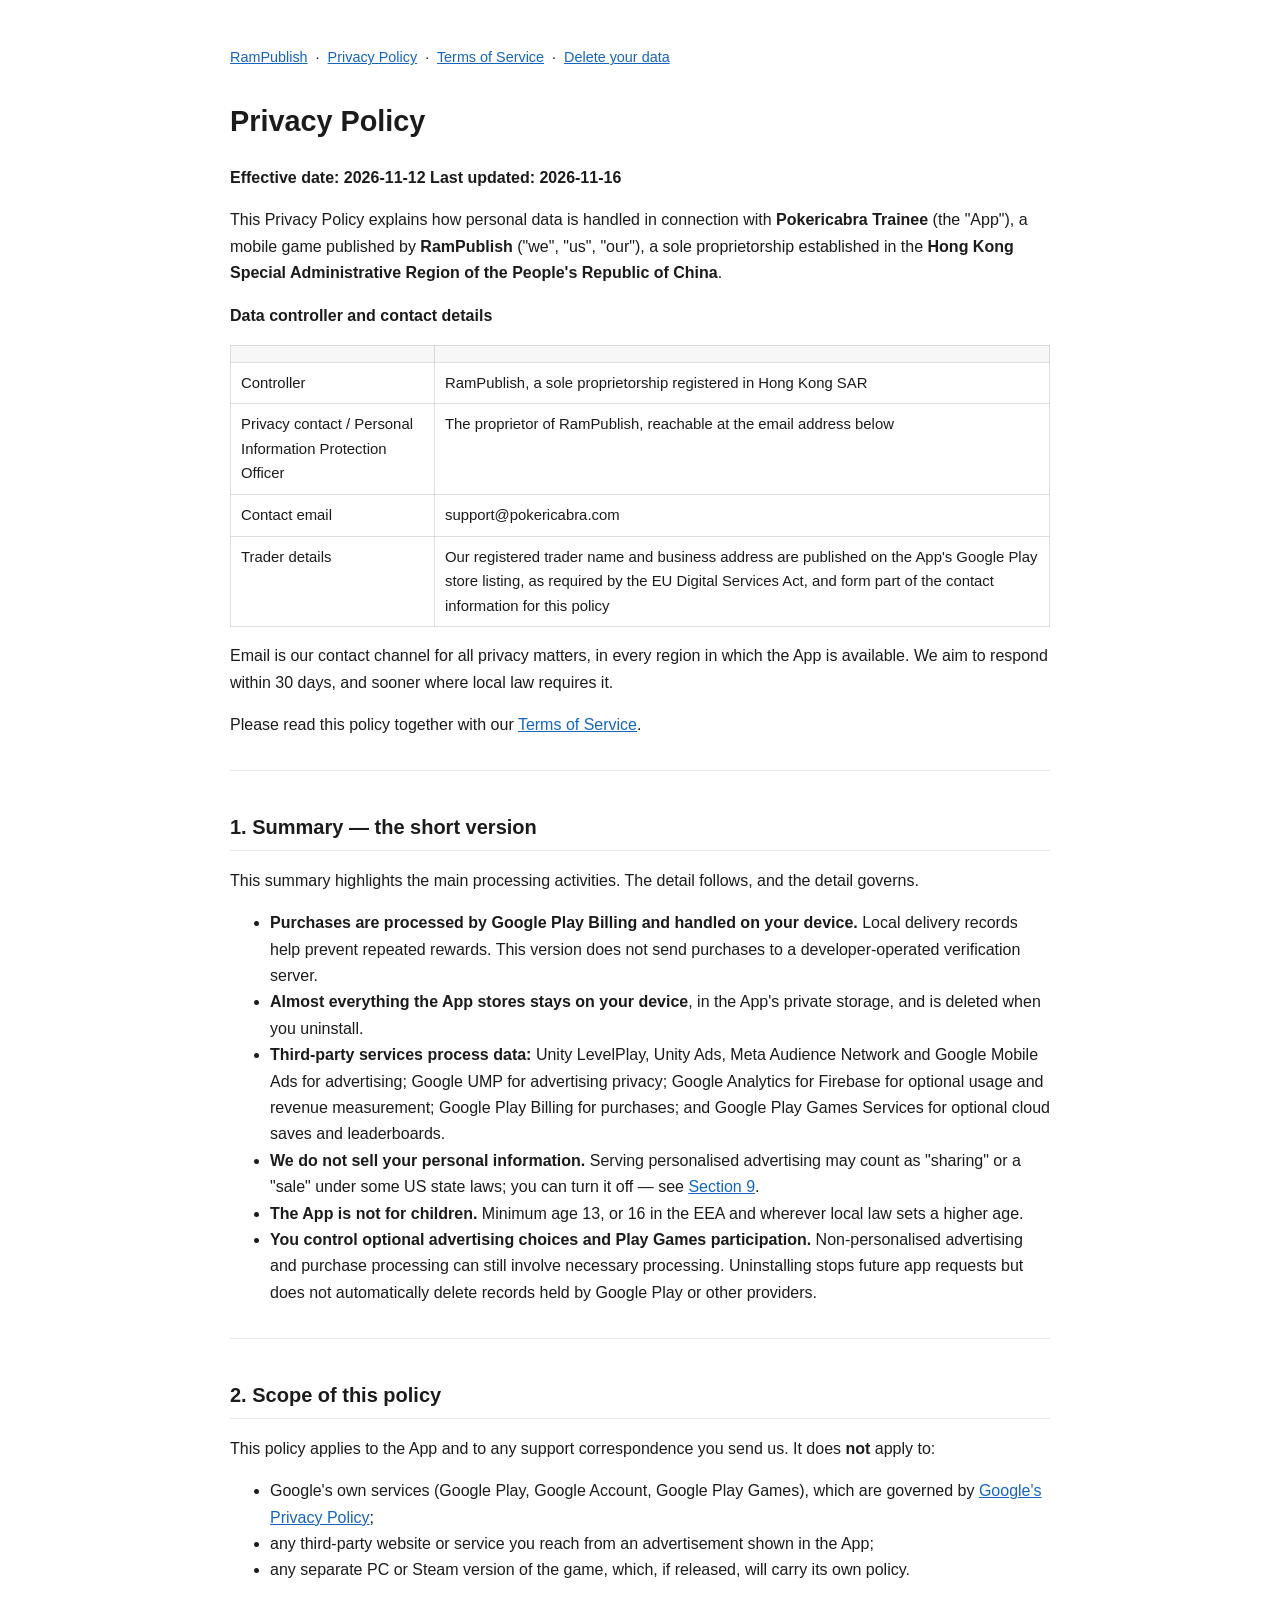
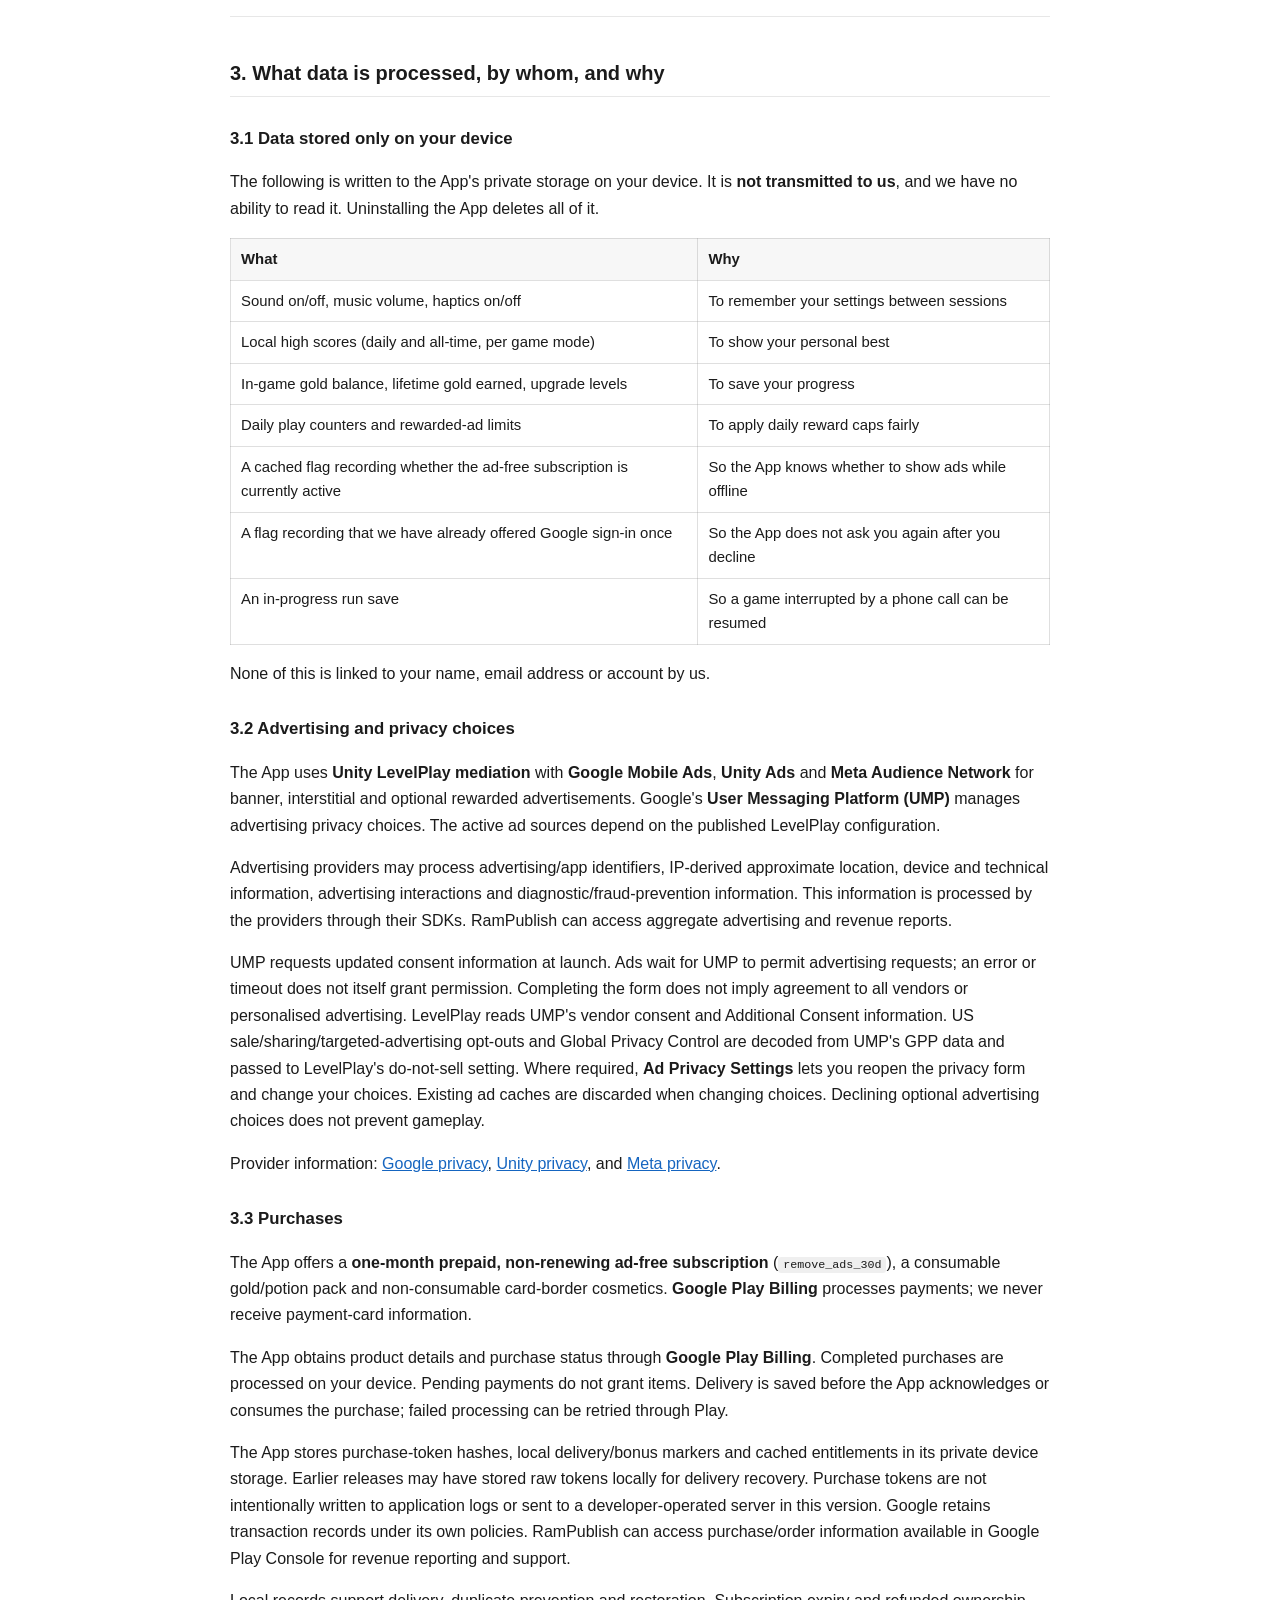
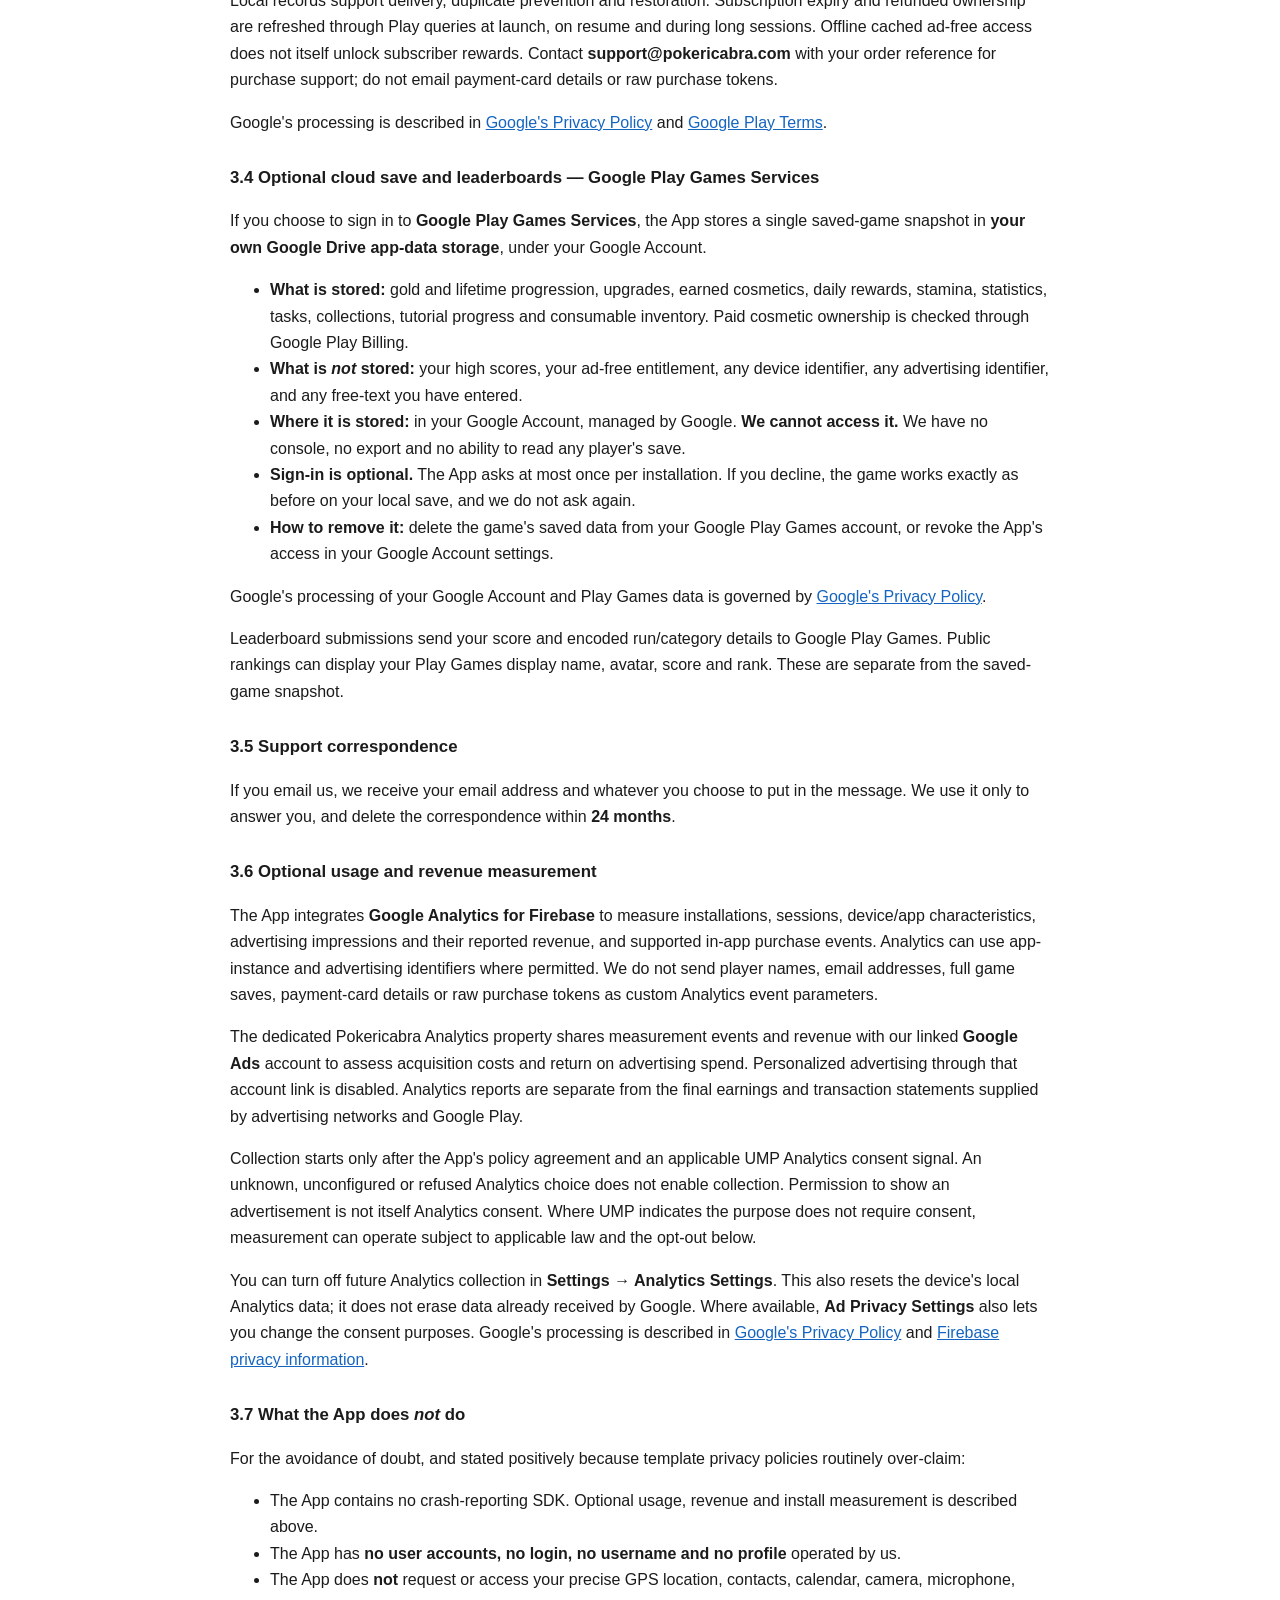
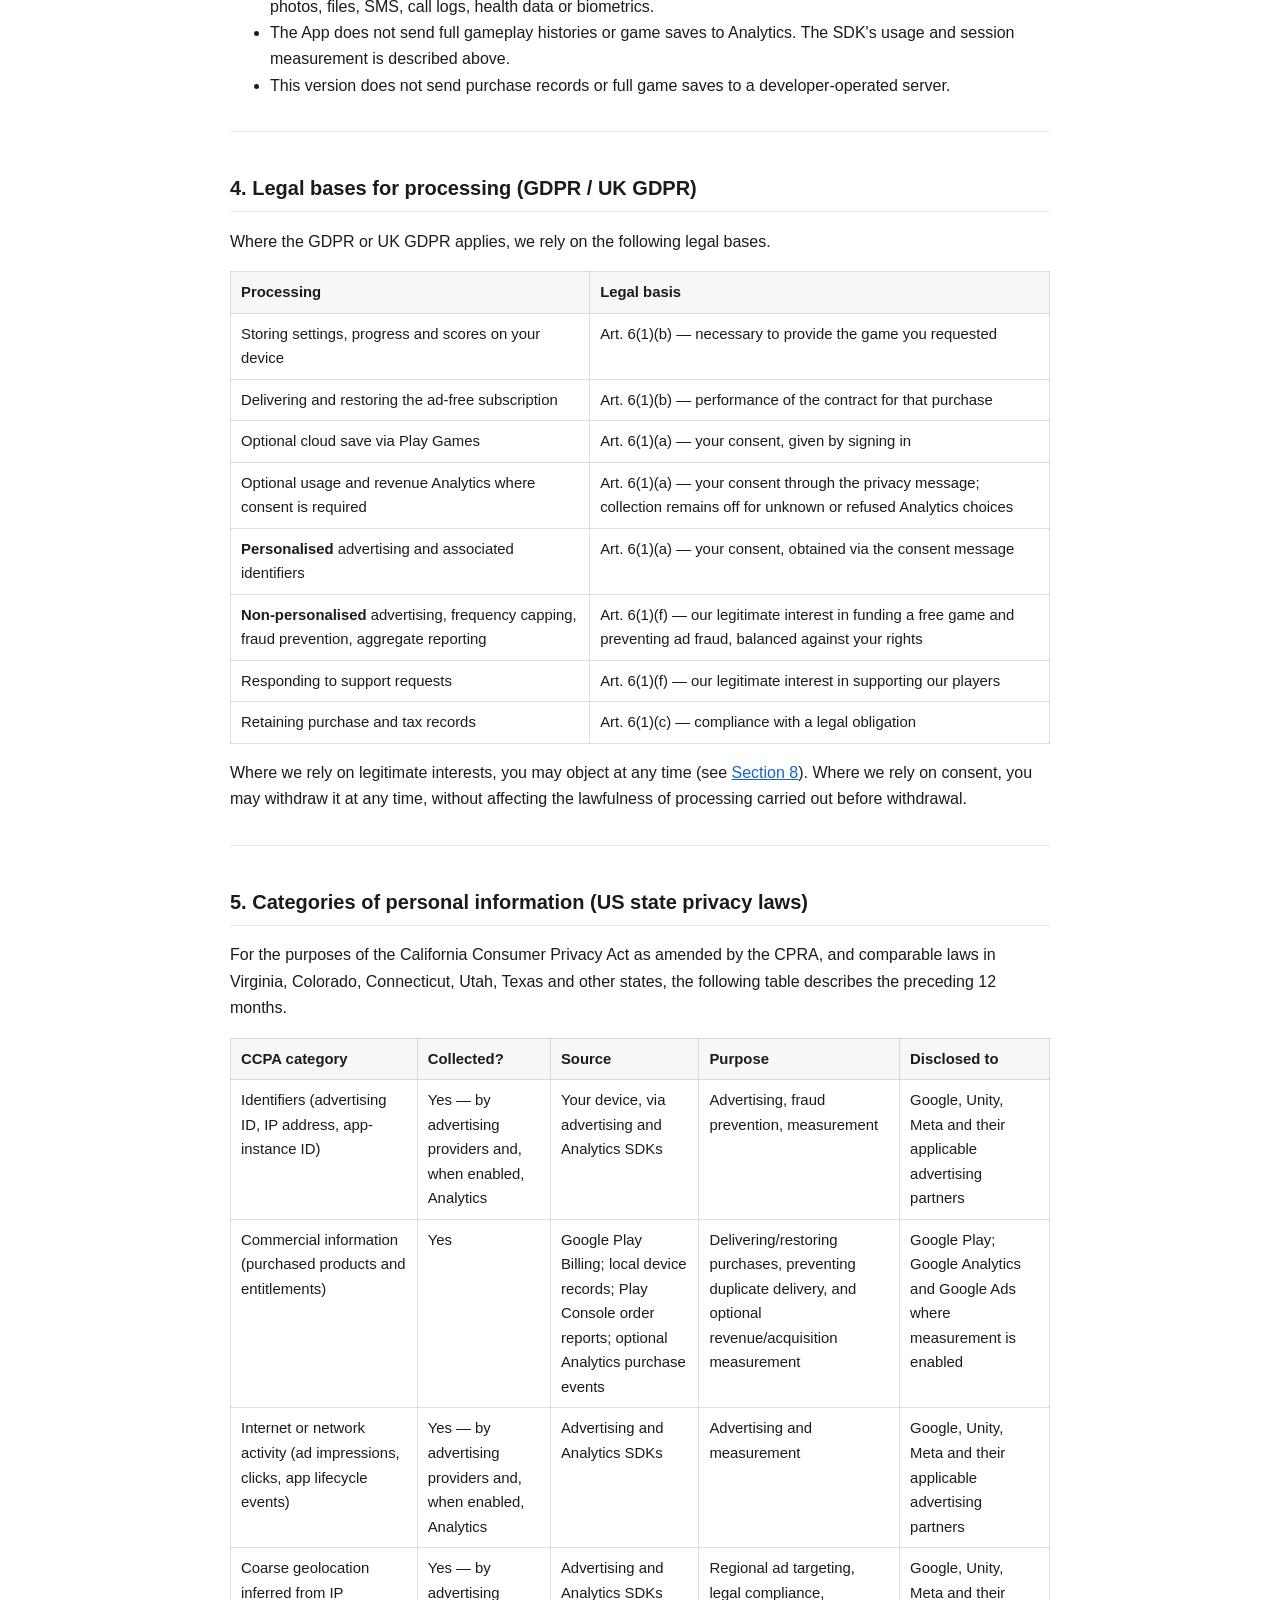
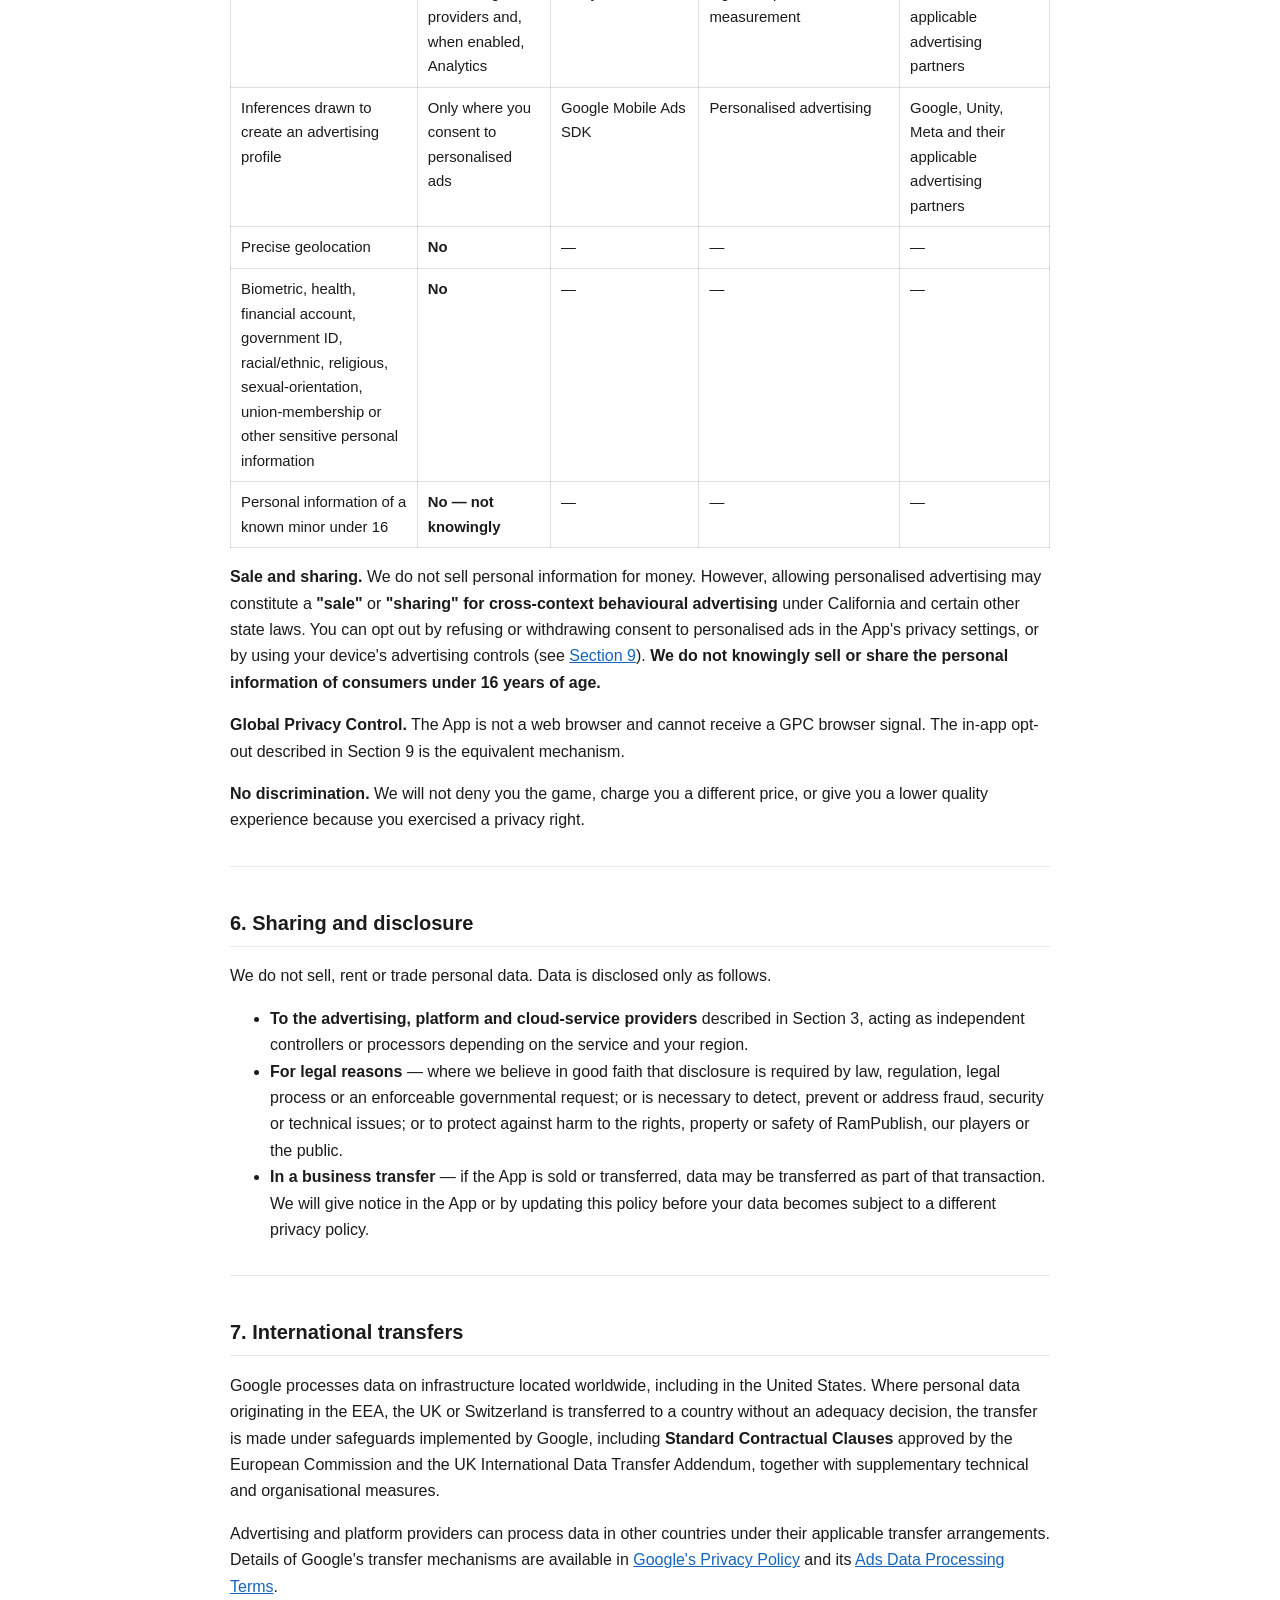
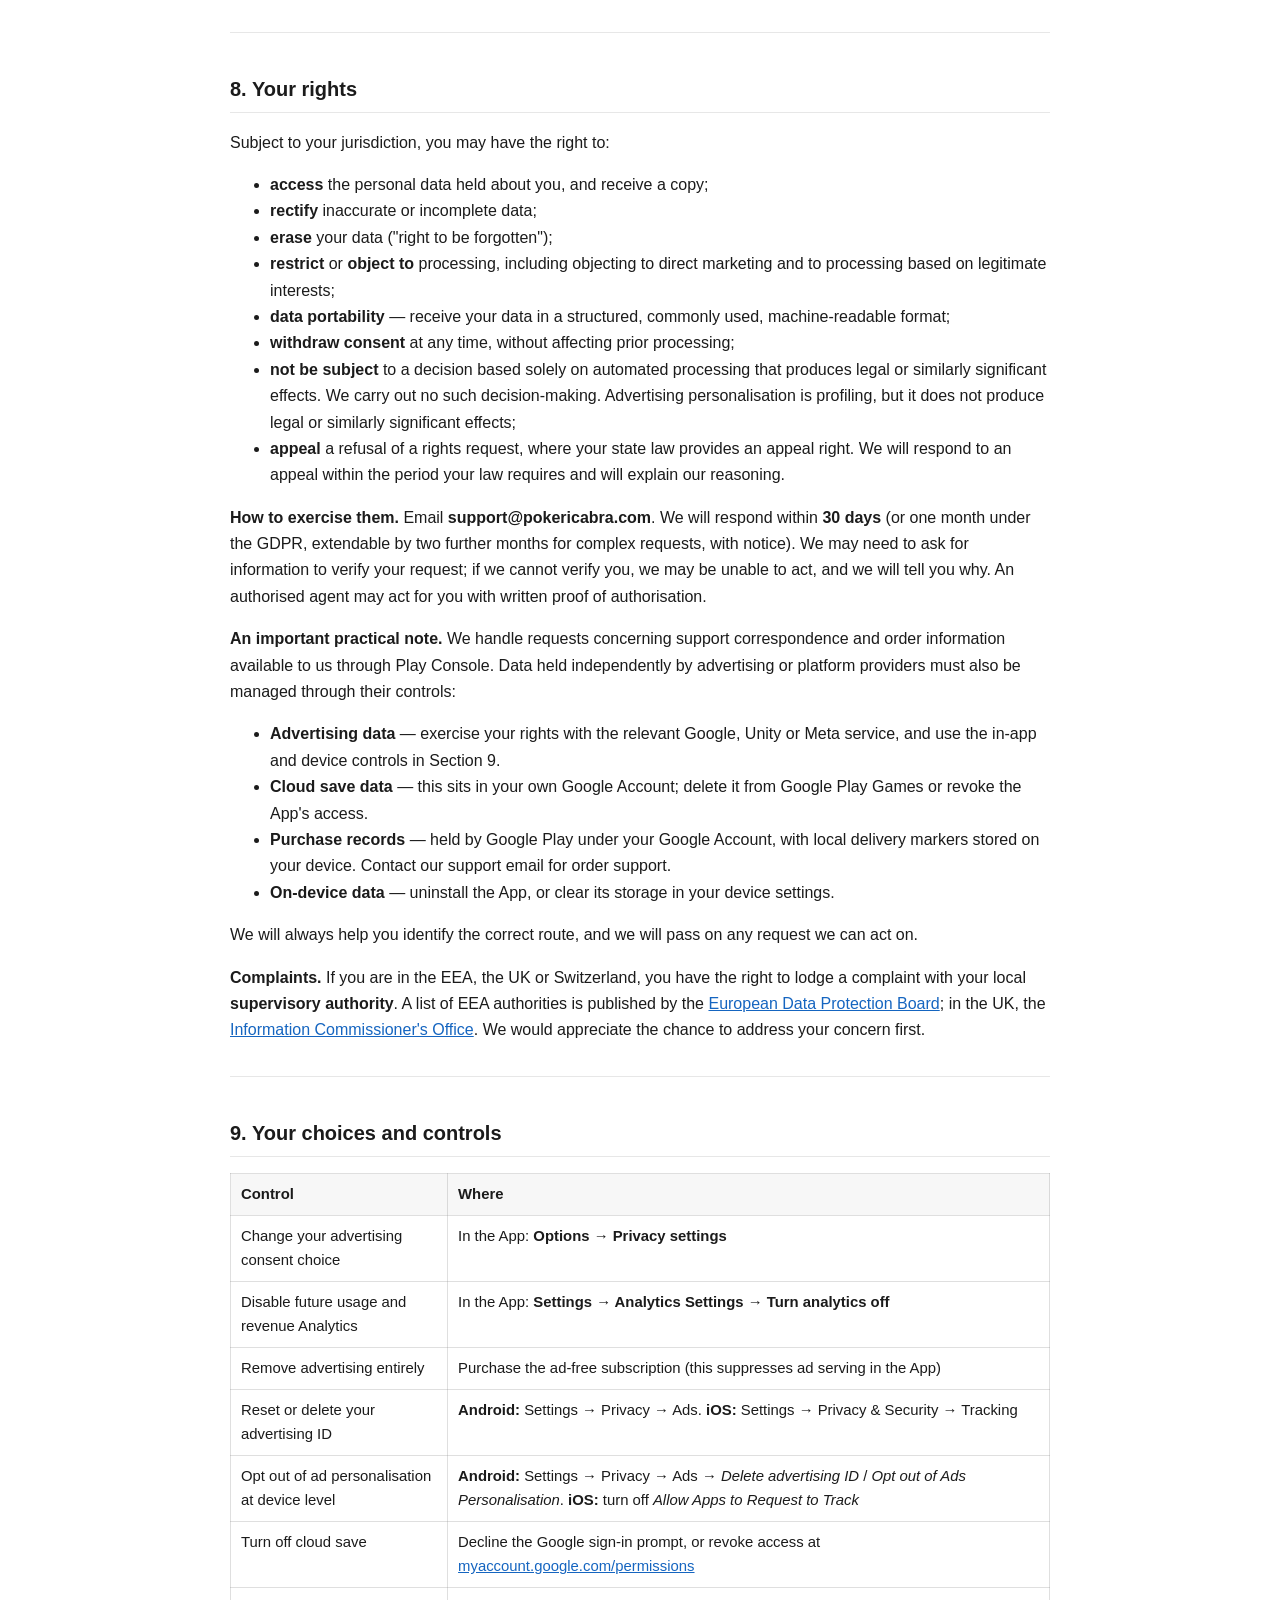
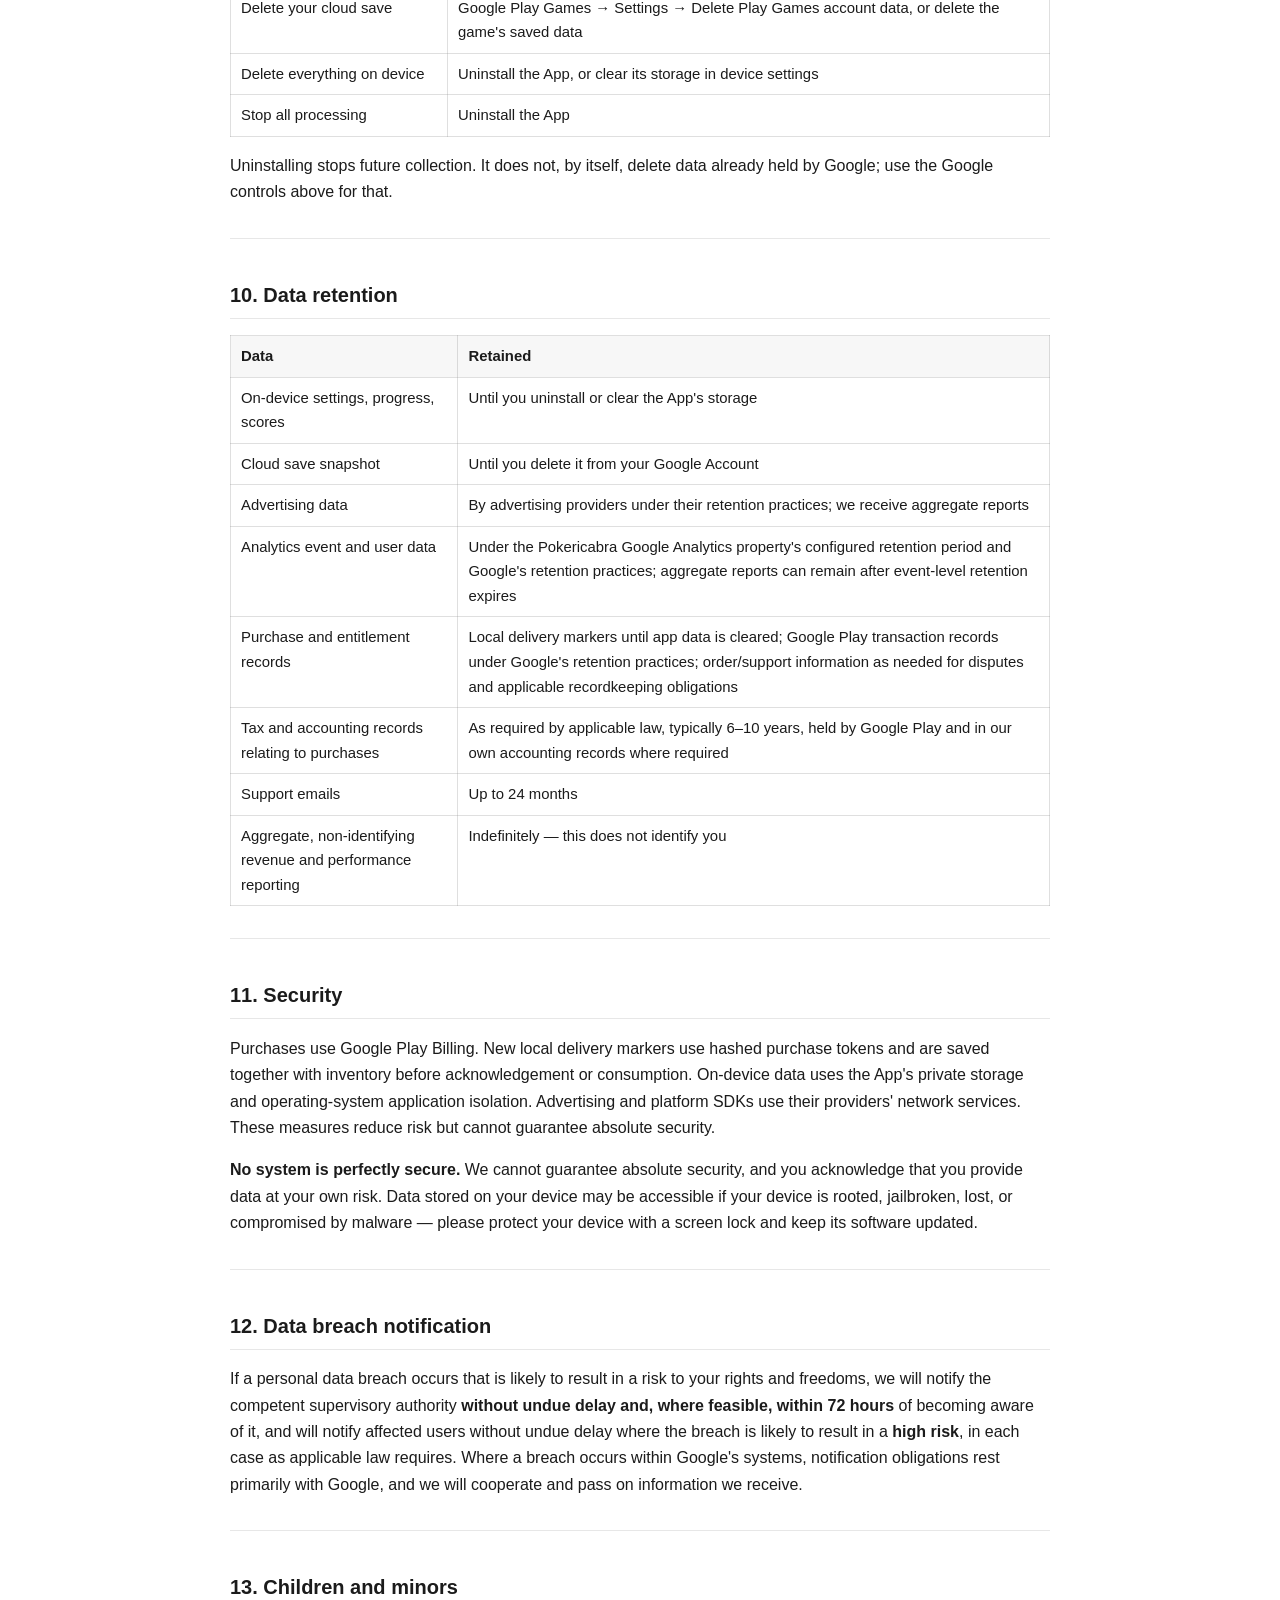
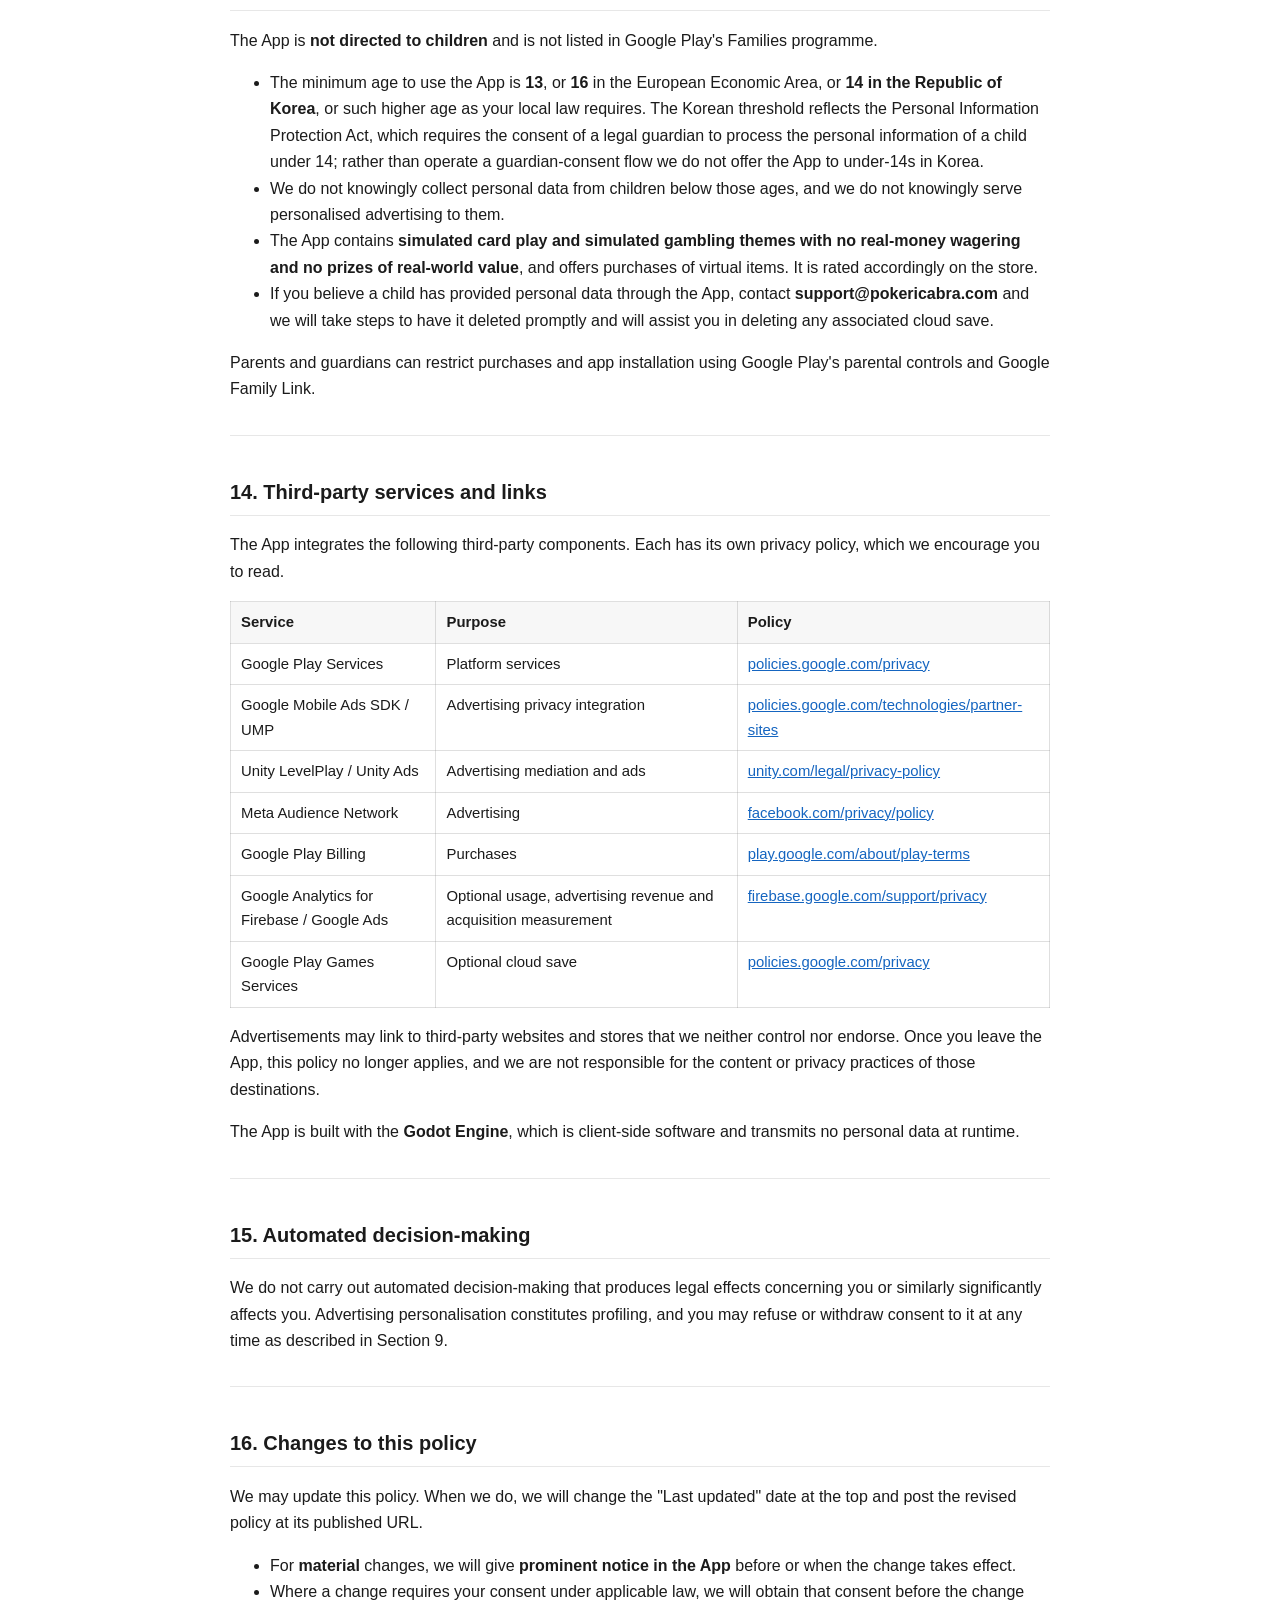
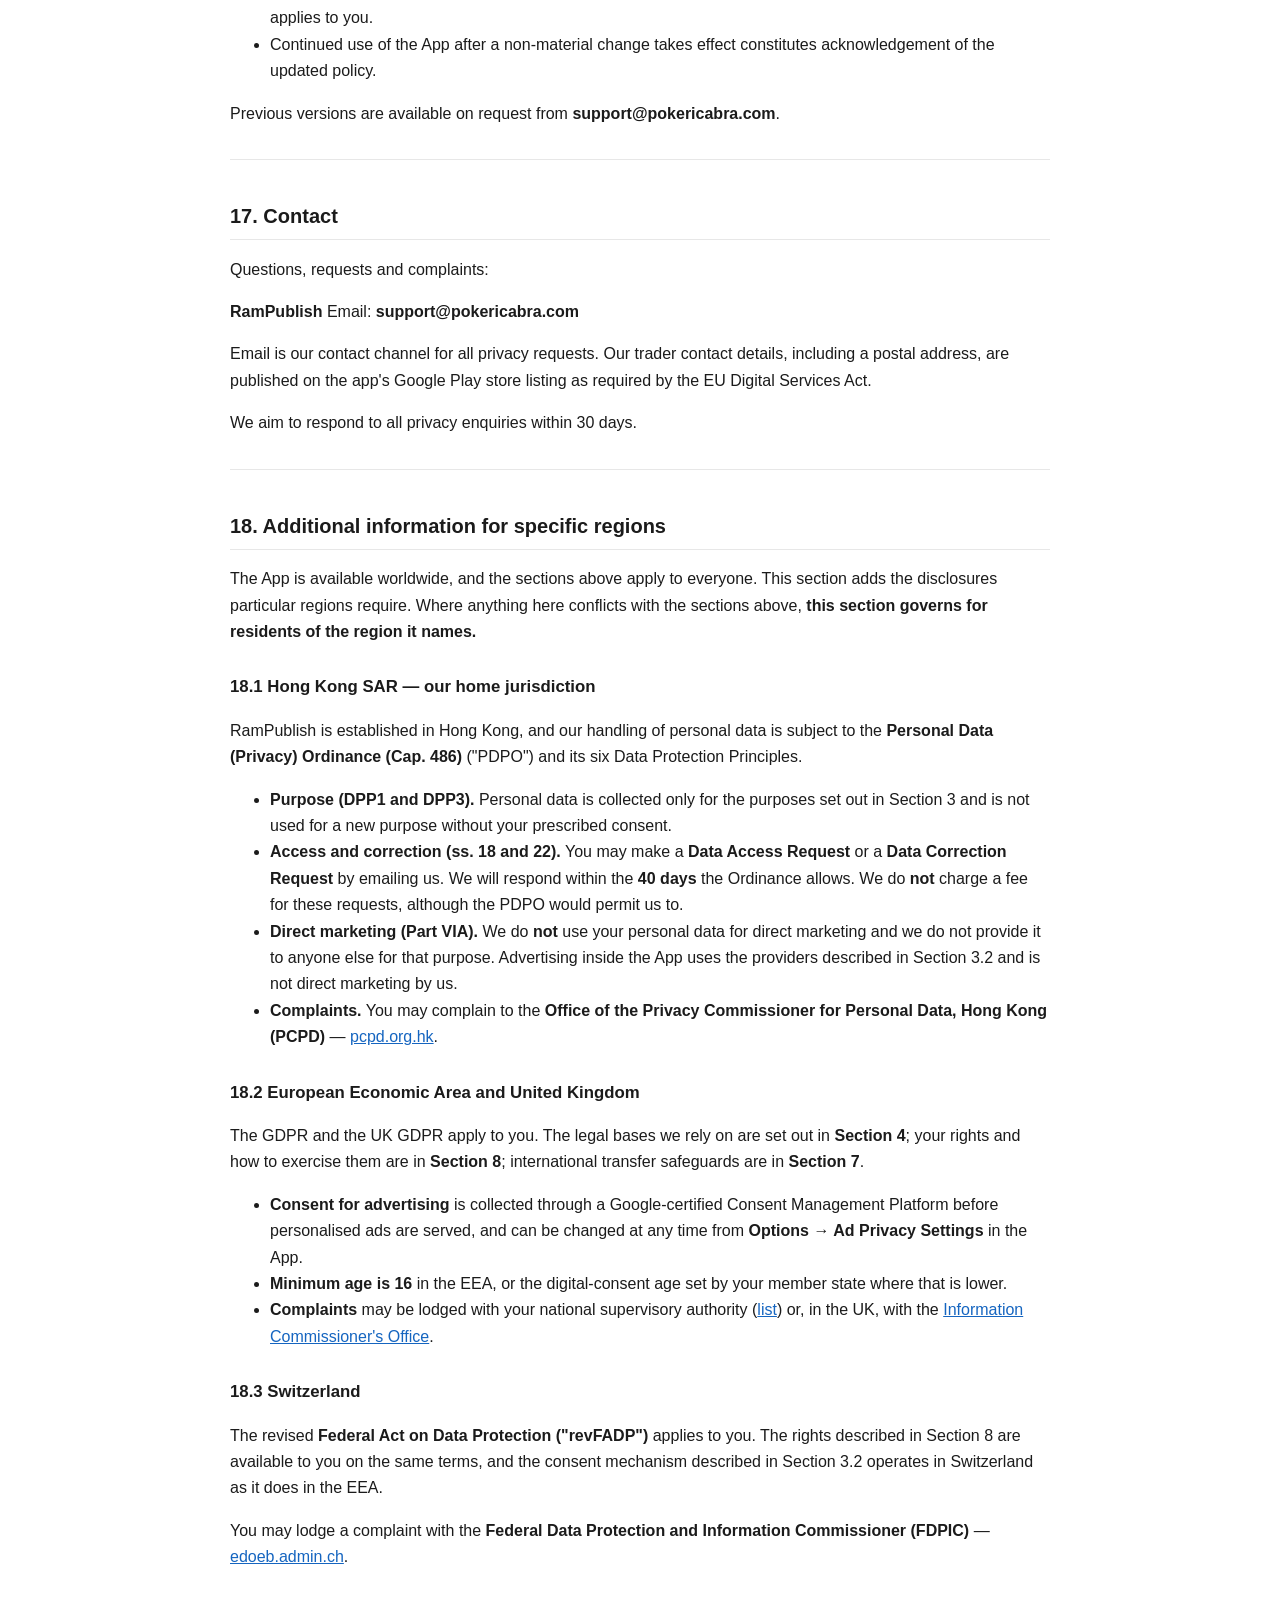
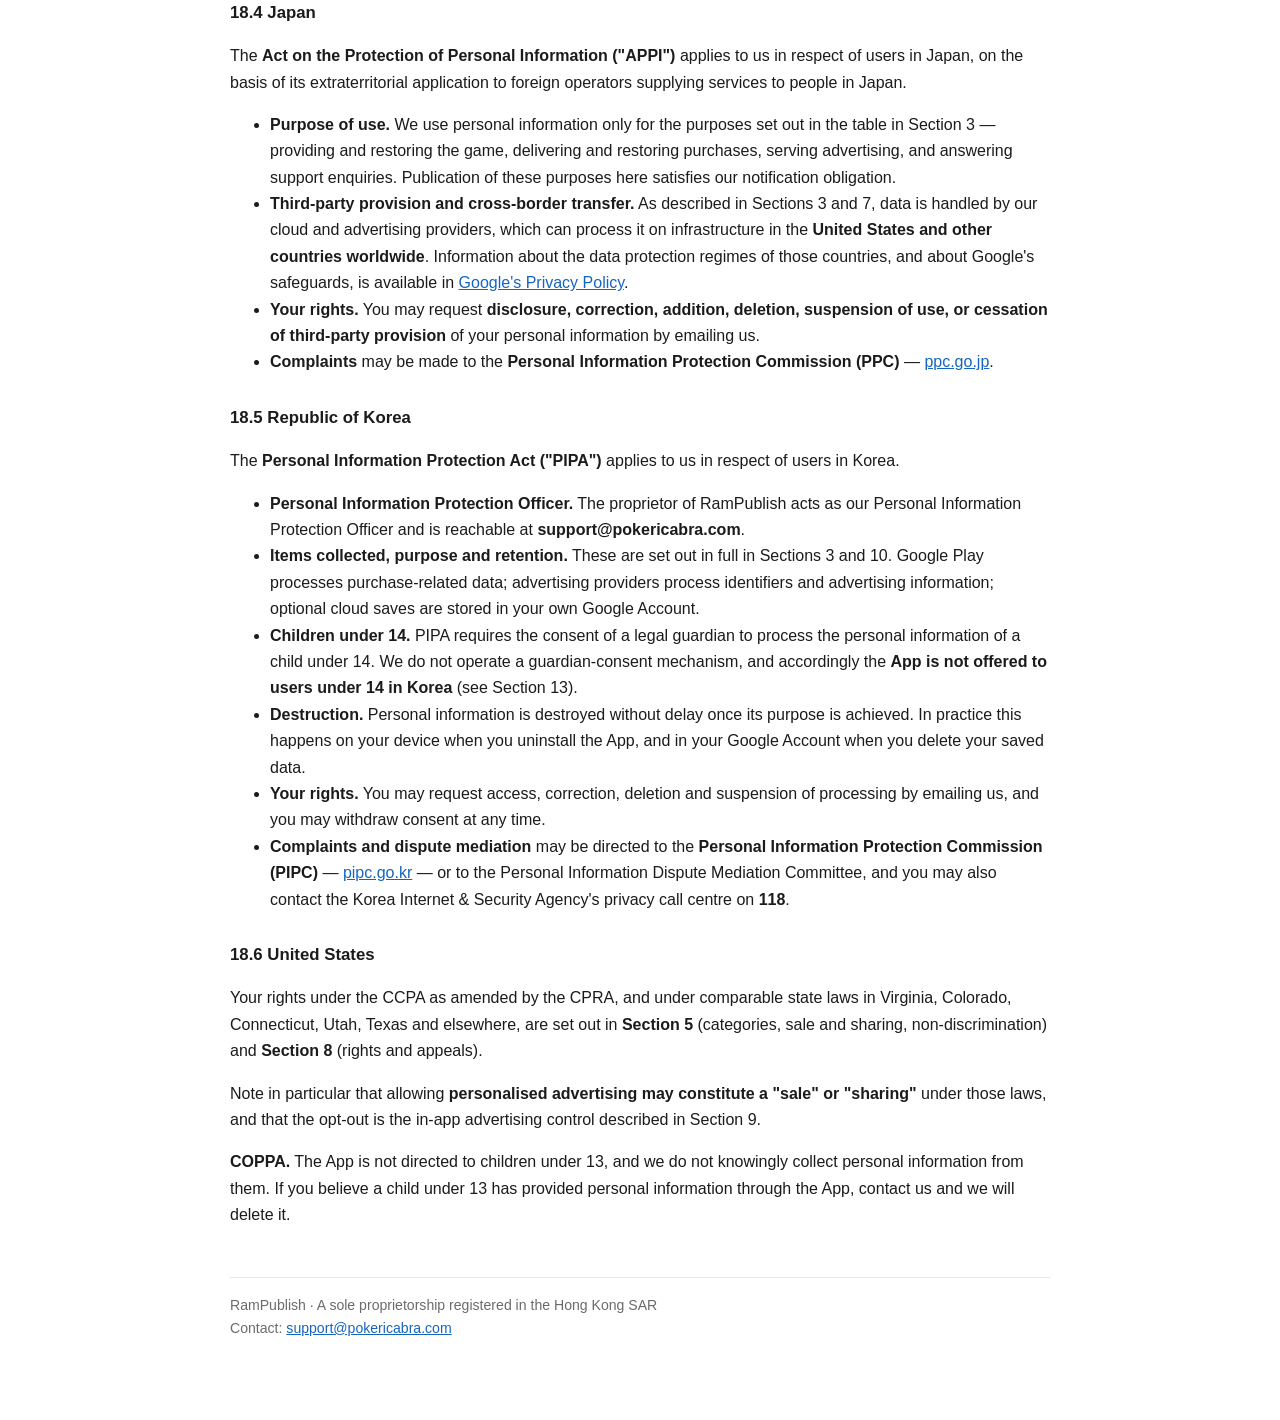
<file: privacy-policy.html>
<!DOCTYPE html>
<html lang="en">
<head>
<meta charset="utf-8">
<meta name="viewport" content="width=device-width, initial-scale=1">
<title>Privacy Policy — Pokericabra Trainee</title>
<style>
  :root { color-scheme: light dark; }
  body {
    font-family: -apple-system, BlinkMacSystemFont, "Segoe UI", Roboto, Helvetica, Arial, sans-serif;
    line-height: 1.65; max-width: 820px; margin: 0 auto; padding: 32px 20px 80px;
    color: #1b1b1b; background: #fff;
  }
  @media (prefers-color-scheme: dark) { body { color: #e8e8e8; background: #121212; } }
  h1 { font-size: 1.8rem; }
  h2 { font-size: 1.25rem; margin-top: 40px; border-bottom: 1px solid #8883; padding-bottom: 6px; }
  h3 { font-size: 1.05rem; margin-top: 28px; }
  table { border-collapse: collapse; width: 100%; margin: 14px 0; font-size: 0.93rem; }
  th, td { border: 1px solid #8884; padding: 8px 10px; text-align: left; vertical-align: top; }
  th { background: #8881; }
  code { background: #8882; padding: 1px 5px; border-radius: 3px; font-size: 0.9em; }
  blockquote { border-left: 4px solid #8886; margin-left: 0; padding-left: 16px; color: #6b6b6b; }
  a { color: #1565c0; }
  hr { border: none; border-top: 1px solid #8883; margin: 32px 0; }
  .nav { font-size: 0.9rem; margin-bottom: 28px; }
  footer { margin-top: 48px; font-size: 0.88rem; color: #6b6b6b; border-top: 1px solid #8883; padding-top: 16px; }
</style>
</head>
<body>
<p class="nav"><a href="index.html">RamPublish</a> &nbsp;·&nbsp; <a href="privacy-policy.html">Privacy Policy</a> &nbsp;·&nbsp; <a href="terms-of-service.html">Terms of Service</a> &nbsp;·&nbsp; <a href="delete-data.html">Delete your data</a></p>
<h1 id="privacy-policy">Privacy Policy</h1>
<p><strong>Effective date: 2026-11-12</strong>
<strong>Last updated: 2026-11-16</strong></p>
<p>This Privacy Policy explains how personal data is handled in connection with <strong>Pokericabra Trainee</strong> (the "App"), a mobile game published by <strong>RamPublish</strong> ("we", "us", "our"), a sole proprietorship established in the <strong>Hong Kong Special Administrative Region of the People's Republic of China</strong>.</p>
<p><strong>Data controller and contact details</strong></p>
<table>
<thead>
<tr>
<th></th>
<th></th>
</tr>
</thead>
<tbody>
<tr>
<td>Controller</td>
<td>RamPublish, a sole proprietorship registered in Hong Kong SAR</td>
</tr>
<tr>
<td>Privacy contact / Personal Information Protection Officer</td>
<td>The proprietor of RamPublish, reachable at the email address below</td>
</tr>
<tr>
<td>Contact email</td>
<td>support@pokericabra.com</td>
</tr>
<tr>
<td>Trader details</td>
<td>Our registered trader name and business address are published on the App's Google Play store listing, as required by the EU Digital Services Act, and form part of the contact information for this policy</td>
</tr>
</tbody>
</table>
<p>Email is our contact channel for all privacy matters, in every region in which the App is available. We aim to respond within 30 days, and sooner where local law requires it.</p>
<p>Please read this policy together with our <a href="terms-of-service.html">Terms of Service</a>.</p>
<hr />
<h2 id="1-summary-the-short-version">1. Summary — the short version</h2>
<p>This summary highlights the main processing activities. The detail follows, and the detail governs.</p>
<ul>
<li><strong>Purchases are processed by Google Play Billing and handled on your device.</strong> Local delivery records help prevent repeated rewards. This version does not send purchases to a developer-operated verification server.</li>
<li><strong>Almost everything the App stores stays on your device</strong>, in the App's private storage, and is deleted when you uninstall.</li>
<li><strong>Third-party services process data:</strong> Unity LevelPlay, Unity Ads, Meta Audience Network and Google Mobile Ads for advertising; Google UMP for advertising privacy; Google Analytics for Firebase for optional usage and revenue measurement; Google Play Billing for purchases; and Google Play Games Services for optional cloud saves and leaderboards.</li>
<li><strong>We do not sell your personal information.</strong> Serving personalised advertising may count as "sharing" or a "sale" under some US state laws; you can turn it off — see <a href="#9-your-choices-and-controls">Section 9</a>.</li>
<li><strong>The App is not for children.</strong> Minimum age 13, or 16 in the EEA and wherever local law sets a higher age.</li>
<li><strong>You control optional advertising choices and Play Games participation.</strong> Non-personalised advertising and purchase processing can still involve necessary processing. Uninstalling stops future app requests but does not automatically delete records held by Google Play or other providers.</li>
</ul>
<hr />
<h2 id="2-scope-of-this-policy">2. Scope of this policy</h2>
<p>This policy applies to the App and to any support correspondence you send us. It does <strong>not</strong> apply to:</p>
<ul>
<li>Google's own services (Google Play, Google Account, Google Play Games), which are governed by <a href="https://policies.google.com/privacy">Google's Privacy Policy</a>;</li>
<li>any third-party website or service you reach from an advertisement shown in the App;</li>
<li>any separate PC or Steam version of the game, which, if released, will carry its own policy.</li>
</ul>
<hr />
<h2 id="3-what-data-is-processed-by-whom-and-why">3. What data is processed, by whom, and why</h2>
<h3 id="31-data-stored-only-on-your-device">3.1 Data stored only on your device</h3>
<p>The following is written to the App's private storage on your device. It is <strong>not transmitted to us</strong>, and we have no ability to read it. Uninstalling the App deletes all of it.</p>
<table>
<thead>
<tr>
<th>What</th>
<th>Why</th>
</tr>
</thead>
<tbody>
<tr>
<td>Sound on/off, music volume, haptics on/off</td>
<td>To remember your settings between sessions</td>
</tr>
<tr>
<td>Local high scores (daily and all-time, per game mode)</td>
<td>To show your personal best</td>
</tr>
<tr>
<td>In-game gold balance, lifetime gold earned, upgrade levels</td>
<td>To save your progress</td>
</tr>
<tr>
<td>Daily play counters and rewarded-ad limits</td>
<td>To apply daily reward caps fairly</td>
</tr>
<tr>
<td>A cached flag recording whether the ad-free subscription is currently active</td>
<td>So the App knows whether to show ads while offline</td>
</tr>
<tr>
<td>A flag recording that we have already offered Google sign-in once</td>
<td>So the App does not ask you again after you decline</td>
</tr>
<tr>
<td>An in-progress run save</td>
<td>So a game interrupted by a phone call can be resumed</td>
</tr>
</tbody>
</table>
<p>None of this is linked to your name, email address or account by us.</p>
<h3 id="32-advertising-and-privacy-choices">3.2 Advertising and privacy choices</h3>
<p>The App uses <strong>Unity LevelPlay mediation</strong> with <strong>Google Mobile Ads</strong>, <strong>Unity Ads</strong> and <strong>Meta Audience Network</strong> for banner, interstitial and optional rewarded advertisements. Google's <strong>User Messaging Platform (UMP)</strong> manages advertising privacy choices. The active ad sources depend on the published LevelPlay configuration.</p>
<p>Advertising providers may process advertising/app identifiers, IP-derived approximate location, device and technical information, advertising interactions and diagnostic/fraud-prevention information. This information is processed by the providers through their SDKs. RamPublish can access aggregate advertising and revenue reports.</p>
<p>UMP requests updated consent information at launch. Ads wait for UMP to permit advertising requests; an error or timeout does not itself grant permission. Completing the form does not imply agreement to all vendors or personalised advertising. LevelPlay reads UMP's vendor consent and Additional Consent information. US sale/sharing/targeted-advertising opt-outs and Global Privacy Control are decoded from UMP's GPP data and passed to LevelPlay's do-not-sell setting. Where required, <strong>Ad Privacy Settings</strong> lets you reopen the privacy form and change your choices. Existing ad caches are discarded when changing choices. Declining optional advertising choices does not prevent gameplay.</p>
<p>Provider information: <a href="https://policies.google.com/privacy">Google privacy</a>, <a href="https://unity.com/legal/privacy-policy">Unity privacy</a>, and <a href="https://www.facebook.com/privacy/policy/">Meta privacy</a>.</p>
<h3 id="33-purchases">3.3 Purchases</h3>
<p>The App offers a <strong>one-month prepaid, non-renewing ad-free subscription</strong> (<code>remove_ads_30d</code>), a consumable gold/potion pack and non-consumable card-border cosmetics. <strong>Google Play Billing</strong> processes payments; we never receive payment-card information.</p>
<p>The App obtains product details and purchase status through <strong>Google Play Billing</strong>. Completed purchases are processed on your device. Pending payments do not grant items. Delivery is saved before the App acknowledges or consumes the purchase; failed processing can be retried through Play.</p>
<p>The App stores purchase-token hashes, local delivery/bonus markers and cached entitlements in its private device storage. Earlier releases may have stored raw tokens locally for delivery recovery. Purchase tokens are not intentionally written to application logs or sent to a developer-operated server in this version. Google retains transaction records under its own policies. RamPublish can access purchase/order information available in Google Play Console for revenue reporting and support.</p>
<p>Local records support delivery, duplicate prevention and restoration. Subscription expiry and refunded ownership are refreshed through Play queries at launch, on resume and during long sessions. Offline cached ad-free access does not itself unlock subscriber rewards. Contact <strong>support@pokericabra.com</strong> with your order reference for purchase support; do not email payment-card details or raw purchase tokens.</p>
<p>Google's processing is described in <a href="https://policies.google.com/privacy">Google's Privacy Policy</a> and <a href="https://play.google.com/intl/en/about/play-terms/">Google Play Terms</a>.</p>
<h3 id="34-optional-cloud-save-and-leaderboards-google-play-games-services">3.4 Optional cloud save and leaderboards — Google Play Games Services</h3>
<p>If you choose to sign in to <strong>Google Play Games Services</strong>, the App stores a single saved-game snapshot in <strong>your own Google Drive app-data storage</strong>, under your Google Account.</p>
<ul>
<li><strong>What is stored:</strong> gold and lifetime progression, upgrades, earned cosmetics, daily rewards, stamina, statistics, tasks, collections, tutorial progress and consumable inventory. Paid cosmetic ownership is checked through Google Play Billing.</li>
<li><strong>What is <em>not</em> stored:</strong> your high scores, your ad-free entitlement, any device identifier, any advertising identifier, and any free-text you have entered.</li>
<li><strong>Where it is stored:</strong> in your Google Account, managed by Google. <strong>We cannot access it.</strong> We have no console, no export and no ability to read any player's save.</li>
<li><strong>Sign-in is optional.</strong> The App asks at most once per installation. If you decline, the game works exactly as before on your local save, and we do not ask again.</li>
<li><strong>How to remove it:</strong> delete the game's saved data from your Google Play Games account, or revoke the App's access in your Google Account settings.</li>
</ul>
<p>Google's processing of your Google Account and Play Games data is governed by <a href="https://policies.google.com/privacy">Google's Privacy Policy</a>.</p>
<p>Leaderboard submissions send your score and encoded run/category details to Google Play Games. Public rankings can display your Play Games display name, avatar, score and rank. These are separate from the saved-game snapshot.</p>
<h3 id="35-support-correspondence">3.5 Support correspondence</h3>
<p>If you email us, we receive your email address and whatever you choose to put in the message. We use it only to answer you, and delete the correspondence within <strong>24 months</strong>.</p>
<h3 id="36-optional-usage-and-revenue-measurement">3.6 Optional usage and revenue measurement</h3>
<p>The App integrates <strong>Google Analytics for Firebase</strong> to measure installations, sessions, device/app characteristics, advertising impressions and their reported revenue, and supported in-app purchase events. Analytics can use app-instance and advertising identifiers where permitted. We do not send player names, email addresses, full game saves, payment-card details or raw purchase tokens as custom Analytics event parameters.</p>
<p>The dedicated Pokericabra Analytics property shares measurement events and revenue with our linked <strong>Google Ads</strong> account to assess acquisition costs and return on advertising spend. Personalized advertising through that account link is disabled. Analytics reports are separate from the final earnings and transaction statements supplied by advertising networks and Google Play.</p>
<p>Collection starts only after the App's policy agreement and an applicable UMP Analytics consent signal. An unknown, unconfigured or refused Analytics choice does not enable collection. Permission to show an advertisement is not itself Analytics consent. Where UMP indicates the purpose does not require consent, measurement can operate subject to applicable law and the opt-out below.</p>
<p>You can turn off future Analytics collection in <strong>Settings → Analytics Settings</strong>. This also resets the device's local Analytics data; it does not erase data already received by Google. Where available, <strong>Ad Privacy Settings</strong> also lets you change the consent purposes. Google's processing is described in <a href="https://policies.google.com/privacy">Google's Privacy Policy</a> and <a href="https://firebase.google.com/support/privacy">Firebase privacy information</a>.</p>
<h3 id="37-what-the-app-does-not-do">3.7 What the App does <em>not</em> do</h3>
<p>For the avoidance of doubt, and stated positively because template privacy policies routinely over-claim:</p>
<ul>
<li>The App contains no crash-reporting SDK. Optional usage, revenue and install measurement is described above.</li>
<li>The App has <strong>no user accounts, no login, no username and no profile</strong> operated by us.</li>
<li>The App does <strong>not</strong> request or access your precise GPS location, contacts, calendar, camera, microphone, photos, files, SMS, call logs, health data or biometrics.</li>
<li>The App does not send full gameplay histories or game saves to Analytics. The SDK's usage and session measurement is described above.</li>
<li>This version does not send purchase records or full game saves to a developer-operated server.</li>
</ul>
<hr />
<h2 id="4-legal-bases-for-processing-gdpr-uk-gdpr">4. Legal bases for processing (GDPR / UK GDPR)</h2>
<p>Where the GDPR or UK GDPR applies, we rely on the following legal bases.</p>
<table>
<thead>
<tr>
<th>Processing</th>
<th>Legal basis</th>
</tr>
</thead>
<tbody>
<tr>
<td>Storing settings, progress and scores on your device</td>
<td>Art. 6(1)(b) — necessary to provide the game you requested</td>
</tr>
<tr>
<td>Delivering and restoring the ad-free subscription</td>
<td>Art. 6(1)(b) — performance of the contract for that purchase</td>
</tr>
<tr>
<td>Optional cloud save via Play Games</td>
<td>Art. 6(1)(a) — your consent, given by signing in</td>
</tr>
<tr>
<td>Optional usage and revenue Analytics where consent is required</td>
<td>Art. 6(1)(a) — your consent through the privacy message; collection remains off for unknown or refused Analytics choices</td>
</tr>
<tr>
<td><strong>Personalised</strong> advertising and associated identifiers</td>
<td>Art. 6(1)(a) — your consent, obtained via the consent message</td>
</tr>
<tr>
<td><strong>Non-personalised</strong> advertising, frequency capping, fraud prevention, aggregate reporting</td>
<td>Art. 6(1)(f) — our legitimate interest in funding a free game and preventing ad fraud, balanced against your rights</td>
</tr>
<tr>
<td>Responding to support requests</td>
<td>Art. 6(1)(f) — our legitimate interest in supporting our players</td>
</tr>
<tr>
<td>Retaining purchase and tax records</td>
<td>Art. 6(1)(c) — compliance with a legal obligation</td>
</tr>
</tbody>
</table>
<p>Where we rely on legitimate interests, you may object at any time (see <a href="#8-your-rights">Section 8</a>). Where we rely on consent, you may withdraw it at any time, without affecting the lawfulness of processing carried out before withdrawal.</p>
<hr />
<h2 id="5-categories-of-personal-information-us-state-privacy-laws">5. Categories of personal information (US state privacy laws)</h2>
<p>For the purposes of the California Consumer Privacy Act as amended by the CPRA, and comparable laws in Virginia, Colorado, Connecticut, Utah, Texas and other states, the following table describes the preceding 12 months.</p>
<table>
<thead>
<tr>
<th>CCPA category</th>
<th>Collected?</th>
<th>Source</th>
<th>Purpose</th>
<th>Disclosed to</th>
</tr>
</thead>
<tbody>
<tr>
<td>Identifiers (advertising ID, IP address, app-instance ID)</td>
<td>Yes — by advertising providers and, when enabled, Analytics</td>
<td>Your device, via advertising and Analytics SDKs</td>
<td>Advertising, fraud prevention, measurement</td>
<td>Google, Unity, Meta and their applicable advertising partners</td>
</tr>
<tr>
<td>Commercial information (purchased products and entitlements)</td>
<td>Yes</td>
<td>Google Play Billing; local device records; Play Console order reports; optional Analytics purchase events</td>
<td>Delivering/restoring purchases, preventing duplicate delivery, and optional revenue/acquisition measurement</td>
<td>Google Play; Google Analytics and Google Ads where measurement is enabled</td>
</tr>
<tr>
<td>Internet or network activity (ad impressions, clicks, app lifecycle events)</td>
<td>Yes — by advertising providers and, when enabled, Analytics</td>
<td>Advertising and Analytics SDKs</td>
<td>Advertising and measurement</td>
<td>Google, Unity, Meta and their applicable advertising partners</td>
</tr>
<tr>
<td>Coarse geolocation inferred from IP</td>
<td>Yes — by advertising providers and, when enabled, Analytics</td>
<td>Advertising and Analytics SDKs</td>
<td>Regional ad targeting, legal compliance, measurement</td>
<td>Google, Unity, Meta and their applicable advertising partners</td>
</tr>
<tr>
<td>Inferences drawn to create an advertising profile</td>
<td>Only where you consent to personalised ads</td>
<td>Google Mobile Ads SDK</td>
<td>Personalised advertising</td>
<td>Google, Unity, Meta and their applicable advertising partners</td>
</tr>
<tr>
<td>Precise geolocation</td>
<td><strong>No</strong></td>
<td>—</td>
<td>—</td>
<td>—</td>
</tr>
<tr>
<td>Biometric, health, financial account, government ID, racial/ethnic, religious, sexual-orientation, union-membership or other sensitive personal information</td>
<td><strong>No</strong></td>
<td>—</td>
<td>—</td>
<td>—</td>
</tr>
<tr>
<td>Personal information of a known minor under 16</td>
<td><strong>No — not knowingly</strong></td>
<td>—</td>
<td>—</td>
<td>—</td>
</tr>
</tbody>
</table>
<p><strong>Sale and sharing.</strong> We do not sell personal information for money. However, allowing personalised advertising may constitute a <strong>"sale"</strong> or <strong>"sharing" for cross-context behavioural advertising</strong> under California and certain other state laws. You can opt out by refusing or withdrawing consent to personalised ads in the App's privacy settings, or by using your device's advertising controls (see <a href="#9-your-choices-and-controls">Section 9</a>). <strong>We do not knowingly sell or share the personal information of consumers under 16 years of age.</strong></p>
<p><strong>Global Privacy Control.</strong> The App is not a web browser and cannot receive a GPC browser signal. The in-app opt-out described in Section 9 is the equivalent mechanism.</p>
<p><strong>No discrimination.</strong> We will not deny you the game, charge you a different price, or give you a lower quality experience because you exercised a privacy right.</p>
<hr />
<h2 id="6-sharing-and-disclosure">6. Sharing and disclosure</h2>
<p>We do not sell, rent or trade personal data. Data is disclosed only as follows.</p>
<ul>
<li><strong>To the advertising, platform and cloud-service providers</strong> described in Section 3, acting as independent controllers or processors depending on the service and your region.</li>
<li><strong>For legal reasons</strong> — where we believe in good faith that disclosure is required by law, regulation, legal process or an enforceable governmental request; or is necessary to detect, prevent or address fraud, security or technical issues; or to protect against harm to the rights, property or safety of RamPublish, our players or the public.</li>
<li><strong>In a business transfer</strong> — if the App is sold or transferred, data may be transferred as part of that transaction. We will give notice in the App or by updating this policy before your data becomes subject to a different privacy policy.</li>
</ul>
<hr />
<h2 id="7-international-transfers">7. International transfers</h2>
<p>Google processes data on infrastructure located worldwide, including in the United States. Where personal data originating in the EEA, the UK or Switzerland is transferred to a country without an adequacy decision, the transfer is made under safeguards implemented by Google, including <strong>Standard Contractual Clauses</strong> approved by the European Commission and the UK International Data Transfer Addendum, together with supplementary technical and organisational measures.</p>
<p>Advertising and platform providers can process data in other countries under their applicable transfer arrangements. Details of Google's transfer mechanisms are available in <a href="https://policies.google.com/privacy">Google's Privacy Policy</a> and its <a href="https://business.safety.google/adsprocessorterms/">Ads Data Processing Terms</a>.</p>
<hr />
<h2 id="8-your-rights">8. Your rights</h2>
<p>Subject to your jurisdiction, you may have the right to:</p>
<ul>
<li><strong>access</strong> the personal data held about you, and receive a copy;</li>
<li><strong>rectify</strong> inaccurate or incomplete data;</li>
<li><strong>erase</strong> your data ("right to be forgotten");</li>
<li><strong>restrict</strong> or <strong>object to</strong> processing, including objecting to direct marketing and to processing based on legitimate interests;</li>
<li><strong>data portability</strong> — receive your data in a structured, commonly used, machine-readable format;</li>
<li><strong>withdraw consent</strong> at any time, without affecting prior processing;</li>
<li><strong>not be subject</strong> to a decision based solely on automated processing that produces legal or similarly significant effects. We carry out no such decision-making. Advertising personalisation is profiling, but it does not produce legal or similarly significant effects;</li>
<li><strong>appeal</strong> a refusal of a rights request, where your state law provides an appeal right. We will respond to an appeal within the period your law requires and will explain our reasoning.</li>
</ul>
<p><strong>How to exercise them.</strong> Email <strong>support@pokericabra.com</strong>. We will respond within <strong>30 days</strong> (or one month under the GDPR, extendable by two further months for complex requests, with notice). We may need to ask for information to verify your request; if we cannot verify you, we may be unable to act, and we will tell you why. An authorised agent may act for you with written proof of authorisation.</p>
<p><strong>An important practical note.</strong> We handle requests concerning support correspondence and order information available to us through Play Console. Data held independently by advertising or platform providers must also be managed through their controls:</p>
<ul>
<li><strong>Advertising data</strong> — exercise your rights with the relevant Google, Unity or Meta service, and use the in-app and device controls in Section 9.</li>
<li><strong>Cloud save data</strong> — this sits in your own Google Account; delete it from Google Play Games or revoke the App's access.</li>
<li><strong>Purchase records</strong> — held by Google Play under your Google Account, with local delivery markers stored on your device. Contact our support email for order support.</li>
<li><strong>On-device data</strong> — uninstall the App, or clear its storage in your device settings.</li>
</ul>
<p>We will always help you identify the correct route, and we will pass on any request we can act on.</p>
<p><strong>Complaints.</strong> If you are in the EEA, the UK or Switzerland, you have the right to lodge a complaint with your local <strong>supervisory authority</strong>. A list of EEA authorities is published by the <a href="https://edpb.europa.eu/about-edpb/board/members_en">European Data Protection Board</a>; in the UK, the <a href="https://ico.org.uk/">Information Commissioner's Office</a>. We would appreciate the chance to address your concern first.</p>
<hr />
<h2 id="9-your-choices-and-controls">9. Your choices and controls</h2>
<table>
<thead>
<tr>
<th>Control</th>
<th>Where</th>
</tr>
</thead>
<tbody>
<tr>
<td>Change your advertising consent choice</td>
<td>In the App: <strong>Options → Privacy settings</strong></td>
</tr>
<tr>
<td>Disable future usage and revenue Analytics</td>
<td>In the App: <strong>Settings → Analytics Settings → Turn analytics off</strong></td>
</tr>
<tr>
<td>Remove advertising entirely</td>
<td>Purchase the ad-free subscription (this suppresses ad serving in the App)</td>
</tr>
<tr>
<td>Reset or delete your advertising ID</td>
<td><strong>Android:</strong> Settings → Privacy → Ads. <strong>iOS:</strong> Settings → Privacy &amp; Security → Tracking</td>
</tr>
<tr>
<td>Opt out of ad personalisation at device level</td>
<td><strong>Android:</strong> Settings → Privacy → Ads → <em>Delete advertising ID</em> / <em>Opt out of Ads Personalisation</em>. <strong>iOS:</strong> turn off <em>Allow Apps to Request to Track</em></td>
</tr>
<tr>
<td>Turn off cloud save</td>
<td>Decline the Google sign-in prompt, or revoke access at <a href="https://myaccount.google.com/permissions">myaccount.google.com/permissions</a></td>
</tr>
<tr>
<td>Delete your cloud save</td>
<td>Google Play Games → Settings → Delete Play Games account data, or delete the game's saved data</td>
</tr>
<tr>
<td>Delete everything on device</td>
<td>Uninstall the App, or clear its storage in device settings</td>
</tr>
<tr>
<td>Stop all processing</td>
<td>Uninstall the App</td>
</tr>
</tbody>
</table>
<p>Uninstalling stops future collection. It does not, by itself, delete data already held by Google; use the Google controls above for that.</p>
<hr />
<h2 id="10-data-retention">10. Data retention</h2>
<table>
<thead>
<tr>
<th>Data</th>
<th>Retained</th>
</tr>
</thead>
<tbody>
<tr>
<td>On-device settings, progress, scores</td>
<td>Until you uninstall or clear the App's storage</td>
</tr>
<tr>
<td>Cloud save snapshot</td>
<td>Until you delete it from your Google Account</td>
</tr>
<tr>
<td>Advertising data</td>
<td>By advertising providers under their retention practices; we receive aggregate reports</td>
</tr>
<tr>
<td>Analytics event and user data</td>
<td>Under the Pokericabra Google Analytics property's configured retention period and Google's retention practices; aggregate reports can remain after event-level retention expires</td>
</tr>
<tr>
<td>Purchase and entitlement records</td>
<td>Local delivery markers until app data is cleared; Google Play transaction records under Google's retention practices; order/support information as needed for disputes and applicable recordkeeping obligations</td>
</tr>
<tr>
<td>Tax and accounting records relating to purchases</td>
<td>As required by applicable law, typically 6–10 years, held by Google Play and in our own accounting records where required</td>
</tr>
<tr>
<td>Support emails</td>
<td>Up to 24 months</td>
</tr>
<tr>
<td>Aggregate, non-identifying revenue and performance reporting</td>
<td>Indefinitely — this does not identify you</td>
</tr>
</tbody>
</table>
<hr />
<h2 id="11-security">11. Security</h2>
<p>Purchases use Google Play Billing. New local delivery markers use hashed purchase tokens and are saved together with inventory before acknowledgement or consumption. On-device data uses the App's private storage and operating-system application isolation. Advertising and platform SDKs use their providers' network services. These measures reduce risk but cannot guarantee absolute security.</p>
<p><strong>No system is perfectly secure.</strong> We cannot guarantee absolute security, and you acknowledge that you provide data at your own risk. Data stored on your device may be accessible if your device is rooted, jailbroken, lost, or compromised by malware — please protect your device with a screen lock and keep its software updated.</p>
<hr />
<h2 id="12-data-breach-notification">12. Data breach notification</h2>
<p>If a personal data breach occurs that is likely to result in a risk to your rights and freedoms, we will notify the competent supervisory authority <strong>without undue delay and, where feasible, within 72 hours</strong> of becoming aware of it, and will notify affected users without undue delay where the breach is likely to result in a <strong>high risk</strong>, in each case as applicable law requires. Where a breach occurs within Google's systems, notification obligations rest primarily with Google, and we will cooperate and pass on information we receive.</p>
<hr />
<h2 id="13-children-and-minors">13. Children and minors</h2>
<p>The App is <strong>not directed to children</strong> and is not listed in Google Play's Families programme.</p>
<ul>
<li>The minimum age to use the App is <strong>13</strong>, or <strong>16</strong> in the European Economic Area, or <strong>14 in the Republic of Korea</strong>, or such higher age as your local law requires. The Korean threshold reflects the Personal Information Protection Act, which requires the consent of a legal guardian to process the personal information of a child under 14; rather than operate a guardian-consent flow we do not offer the App to under-14s in Korea.</li>
<li>We do not knowingly collect personal data from children below those ages, and we do not knowingly serve personalised advertising to them.</li>
<li>The App contains <strong>simulated card play and simulated gambling themes with no real-money wagering and no prizes of real-world value</strong>, and offers purchases of virtual items. It is rated accordingly on the store.</li>
<li>If you believe a child has provided personal data through the App, contact <strong>support@pokericabra.com</strong> and we will take steps to have it deleted promptly and will assist you in deleting any associated cloud save.</li>
</ul>
<p>Parents and guardians can restrict purchases and app installation using Google Play's parental controls and Google Family Link.</p>
<hr />
<h2 id="14-third-party-services-and-links">14. Third-party services and links</h2>
<p>The App integrates the following third-party components. Each has its own privacy policy, which we encourage you to read.</p>
<table>
<thead>
<tr>
<th>Service</th>
<th>Purpose</th>
<th>Policy</th>
</tr>
</thead>
<tbody>
<tr>
<td>Google Play Services</td>
<td>Platform services</td>
<td><a href="https://policies.google.com/privacy">policies.google.com/privacy</a></td>
</tr>
<tr>
<td>Google Mobile Ads SDK / UMP</td>
<td>Advertising privacy integration</td>
<td><a href="https://policies.google.com/technologies/partner-sites">policies.google.com/technologies/partner-sites</a></td>
</tr>
<tr>
<td>Unity LevelPlay / Unity Ads</td>
<td>Advertising mediation and ads</td>
<td><a href="https://unity.com/legal/privacy-policy">unity.com/legal/privacy-policy</a></td>
</tr>
<tr>
<td>Meta Audience Network</td>
<td>Advertising</td>
<td><a href="https://www.facebook.com/privacy/policy/">facebook.com/privacy/policy</a></td>
</tr>
<tr>
<td>Google Play Billing</td>
<td>Purchases</td>
<td><a href="https://play.google.com/intl/en/about/play-terms/">play.google.com/about/play-terms</a></td>
</tr>
<tr>
<td>Google Analytics for Firebase / Google Ads</td>
<td>Optional usage, advertising revenue and acquisition measurement</td>
<td><a href="https://firebase.google.com/support/privacy">firebase.google.com/support/privacy</a></td>
</tr>
<tr>
<td>Google Play Games Services</td>
<td>Optional cloud save</td>
<td><a href="https://policies.google.com/privacy">policies.google.com/privacy</a></td>
</tr>
</tbody>
</table>
<p>Advertisements may link to third-party websites and stores that we neither control nor endorse. Once you leave the App, this policy no longer applies, and we are not responsible for the content or privacy practices of those destinations.</p>
<p>The App is built with the <strong>Godot Engine</strong>, which is client-side software and transmits no personal data at runtime.</p>
<hr />
<h2 id="15-automated-decision-making">15. Automated decision-making</h2>
<p>We do not carry out automated decision-making that produces legal effects concerning you or similarly significantly affects you. Advertising personalisation constitutes profiling, and you may refuse or withdraw consent to it at any time as described in Section 9.</p>
<hr />
<h2 id="16-changes-to-this-policy">16. Changes to this policy</h2>
<p>We may update this policy. When we do, we will change the "Last updated" date at the top and post the revised policy at its published URL.</p>
<ul>
<li>For <strong>material</strong> changes, we will give <strong>prominent notice in the App</strong> before or when the change takes effect.</li>
<li>Where a change requires your consent under applicable law, we will obtain that consent before the change applies to you.</li>
<li>Continued use of the App after a non-material change takes effect constitutes acknowledgement of the updated policy.</li>
</ul>
<p>Previous versions are available on request from <strong>support@pokericabra.com</strong>.</p>
<hr />
<h2 id="17-contact">17. Contact</h2>
<p>Questions, requests and complaints:</p>
<p><strong>RamPublish</strong>
Email: <strong>support@pokericabra.com</strong></p>
<p>Email is our contact channel for all privacy requests. Our trader contact details, including a postal address, are published on the app's Google Play store listing as required by the EU Digital Services Act.</p>
<p>We aim to respond to all privacy enquiries within 30 days.</p>
<hr />
<h2 id="18-additional-information-for-specific-regions">18. Additional information for specific regions</h2>
<p>The App is available worldwide, and the sections above apply to everyone. This
section adds the disclosures particular regions require. Where anything here
conflicts with the sections above, <strong>this section governs for residents of the
region it names.</strong></p>
<h3 id="181-hong-kong-sar-our-home-jurisdiction">18.1 Hong Kong SAR — our home jurisdiction</h3>
<p>RamPublish is established in Hong Kong, and our handling of personal data is
subject to the <strong>Personal Data (Privacy) Ordinance (Cap. 486)</strong> ("PDPO") and its
six Data Protection Principles.</p>
<ul>
<li><strong>Purpose (DPP1 and DPP3).</strong> Personal data is collected only for the purposes
  set out in Section 3 and is not used for a new purpose without your prescribed
  consent.</li>
<li><strong>Access and correction (ss. 18 and 22).</strong> You may make a <strong>Data Access
  Request</strong> or a <strong>Data Correction Request</strong> by emailing us. We will respond
  within the <strong>40 days</strong> the Ordinance allows. We do <strong>not</strong> charge a fee for
  these requests, although the PDPO would permit us to.</li>
<li><strong>Direct marketing (Part VIA).</strong> We do <strong>not</strong> use your personal data for
  direct marketing and we do not provide it to anyone else for that purpose.
  Advertising inside the App uses the providers described in Section 3.2 and
  is not direct marketing by us.</li>
<li><strong>Complaints.</strong> You may complain to the <strong>Office of the Privacy Commissioner
  for Personal Data, Hong Kong (PCPD)</strong> — <a href="https://www.pcpd.org.hk/">pcpd.org.hk</a>.</li>
</ul>
<h3 id="182-european-economic-area-and-united-kingdom">18.2 European Economic Area and United Kingdom</h3>
<p>The GDPR and the UK GDPR apply to you. The legal bases we rely on are set out in
<strong>Section 4</strong>; your rights and how to exercise them are in <strong>Section 8</strong>;
international transfer safeguards are in <strong>Section 7</strong>.</p>
<ul>
<li><strong>Consent for advertising</strong> is collected through a Google-certified Consent
  Management Platform before personalised ads are served, and can be changed at
  any time from <strong>Options → Ad Privacy Settings</strong> in the App.</li>
<li><strong>Minimum age is 16</strong> in the EEA, or the digital-consent age set by your member
  state where that is lower.</li>
<li><strong>Complaints</strong> may be lodged with your national supervisory authority
  (<a href="https://edpb.europa.eu/about-edpb/board/members_en">list</a>) or, in the UK,
  with the <a href="https://ico.org.uk/">Information Commissioner's Office</a>.</li>
</ul>
<h3 id="183-switzerland">18.3 Switzerland</h3>
<p>The revised <strong>Federal Act on Data Protection ("revFADP")</strong> applies to you. The
rights described in Section 8 are available to you on the same terms, and the
consent mechanism described in Section 3.2 operates in Switzerland as it does in
the EEA.</p>
<p>You may lodge a complaint with the <strong>Federal Data Protection and Information
Commissioner (FDPIC)</strong> — <a href="https://www.edoeb.admin.ch/">edoeb.admin.ch</a>.</p>
<h3 id="184-japan">18.4 Japan</h3>
<p>The <strong>Act on the Protection of Personal Information ("APPI")</strong> applies to us in
respect of users in Japan, on the basis of its extraterritorial application to
foreign operators supplying services to people in Japan.</p>
<ul>
<li><strong>Purpose of use.</strong> We use personal information only for the purposes set out
  in the table in Section 3 — providing and restoring the game, delivering and
  restoring purchases, serving advertising, and answering support enquiries.
  Publication of these purposes here satisfies our notification obligation.</li>
<li><strong>Third-party provision and cross-border transfer.</strong> As described in Sections 3
  and 7, data is handled by our cloud and advertising providers, which can process it on infrastructure in the
  <strong>United States and other countries worldwide</strong>. Information about the data
  protection regimes of those countries, and about Google's safeguards, is
  available in <a href="https://policies.google.com/privacy">Google's Privacy Policy</a>.</li>
<li><strong>Your rights.</strong> You may request <strong>disclosure, correction, addition, deletion,
  suspension of use, or cessation of third-party provision</strong> of your personal
  information by emailing us.</li>
<li><strong>Complaints</strong> may be made to the <strong>Personal Information Protection Commission
  (PPC)</strong> — <a href="https://www.ppc.go.jp/">ppc.go.jp</a>.</li>
</ul>
<h3 id="185-republic-of-korea">18.5 Republic of Korea</h3>
<p>The <strong>Personal Information Protection Act ("PIPA")</strong> applies to us in respect of
users in Korea.</p>
<ul>
<li><strong>Personal Information Protection Officer.</strong> The proprietor of RamPublish acts
  as our Personal Information Protection Officer and is reachable at
  <strong>support@pokericabra.com</strong>.</li>
<li><strong>Items collected, purpose and retention.</strong> These are set out in full in
  Sections 3 and 10. Google Play processes purchase-related data; advertising
  providers process identifiers and advertising information; optional cloud saves
  are stored in your own Google Account.</li>
<li><strong>Children under 14.</strong> PIPA requires the consent of a legal guardian to process
  the personal information of a child under 14. We do not operate a
  guardian-consent mechanism, and accordingly the <strong>App is not offered to users
  under 14 in Korea</strong> (see Section 13).</li>
<li><strong>Destruction.</strong> Personal information is destroyed without delay once its
  purpose is achieved. In practice this happens on your device when you uninstall
  the App, and in your Google Account when you delete your saved data.</li>
<li><strong>Your rights.</strong> You may request access, correction, deletion and suspension of
  processing by emailing us, and you may withdraw consent at any time.</li>
<li><strong>Complaints and dispute mediation</strong> may be directed to the <strong>Personal
  Information Protection Commission (PIPC)</strong> — <a href="https://www.pipc.go.kr/">pipc.go.kr</a>
  — or to the Personal Information Dispute Mediation Committee, and you may also
  contact the Korea Internet &amp; Security Agency's privacy call centre on <strong>118</strong>.</li>
</ul>
<h3 id="186-united-states">18.6 United States</h3>
<p>Your rights under the CCPA as amended by the CPRA, and under comparable state
laws in Virginia, Colorado, Connecticut, Utah, Texas and elsewhere, are set out
in <strong>Section 5</strong> (categories, sale and sharing, non-discrimination) and
<strong>Section 8</strong> (rights and appeals).</p>
<p>Note in particular that allowing <strong>personalised advertising may constitute a
"sale" or "sharing"</strong> under those laws, and that the opt-out is the in-app
advertising control described in Section 9.</p>
<p><strong>COPPA.</strong> The App is not directed to children under 13, and we do not knowingly
collect personal information from them. If you believe a child under 13 has
provided personal information through the App, contact us and we will delete it.</p>
<footer>RamPublish · A sole proprietorship registered in the Hong Kong SAR<br>Contact: <a href="mailto:support@pokericabra.com">support@pokericabra.com</a></footer>
</body>
</html>
</file>
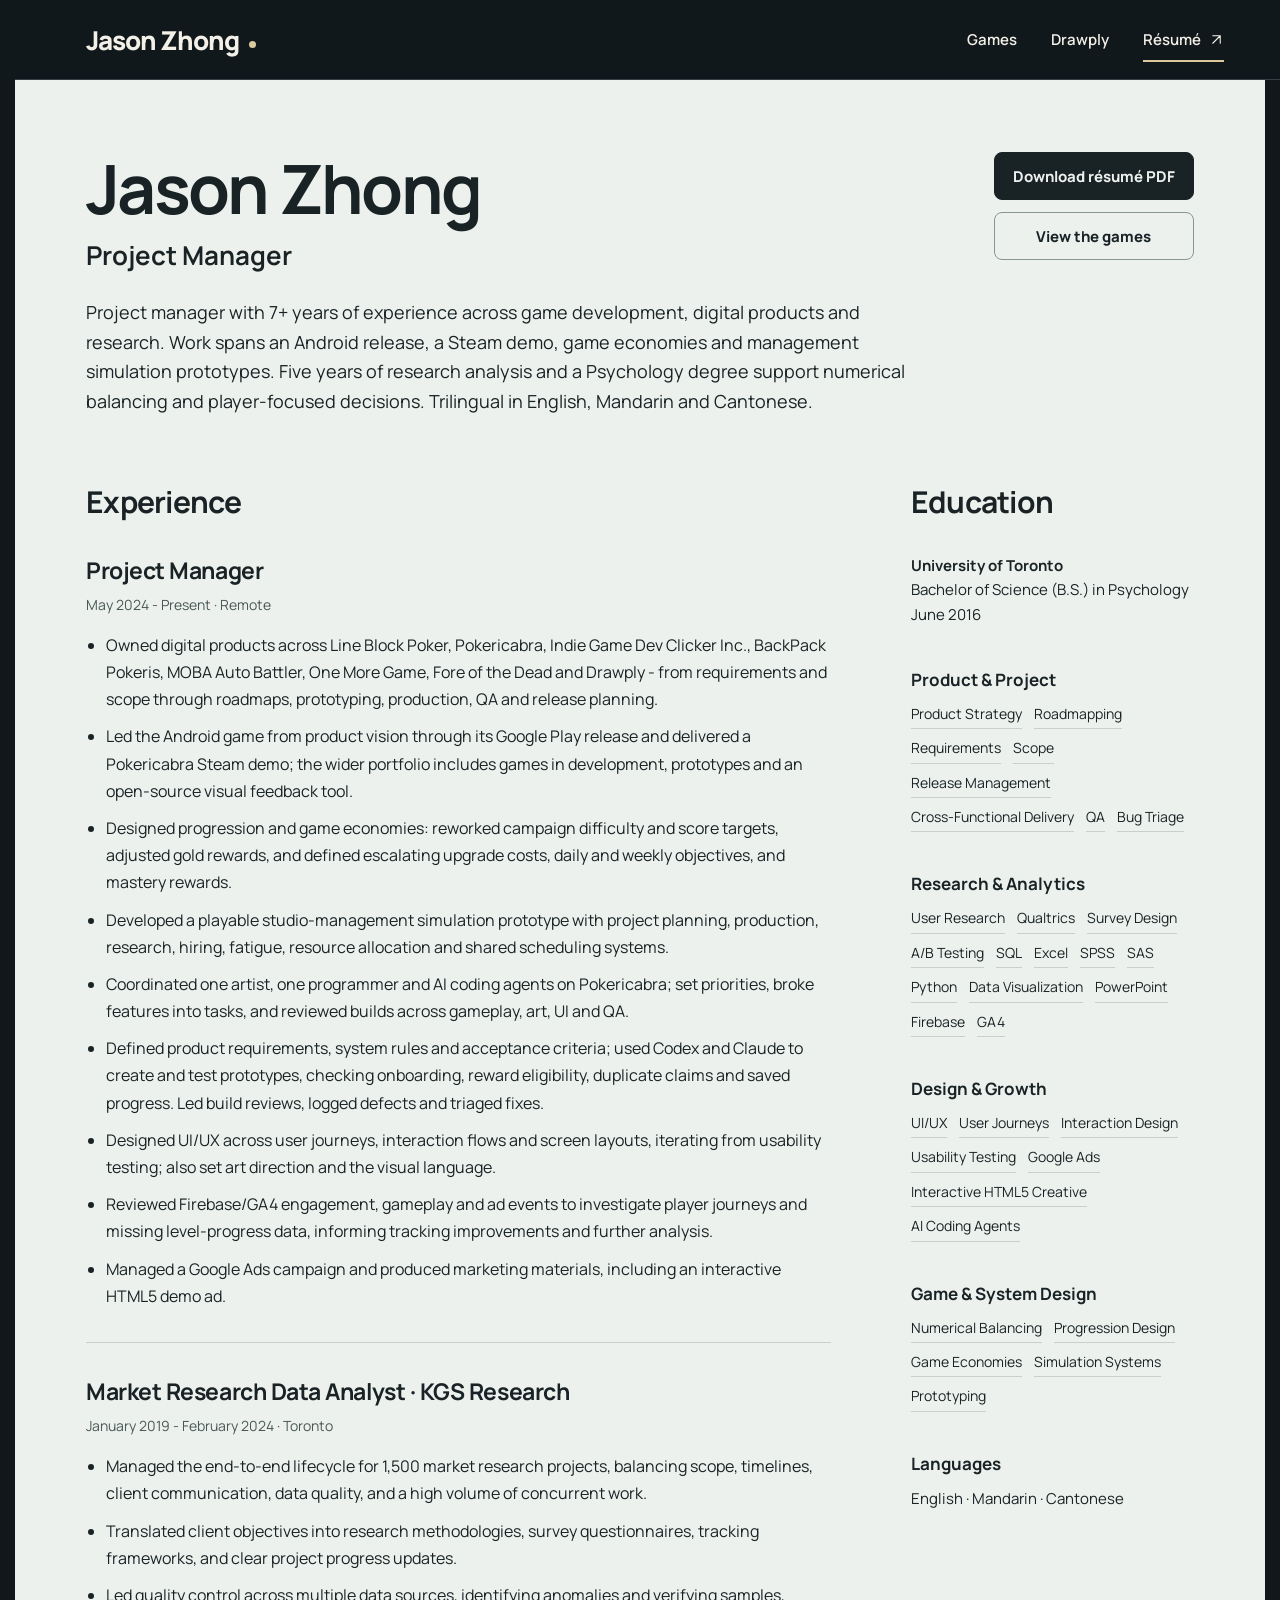
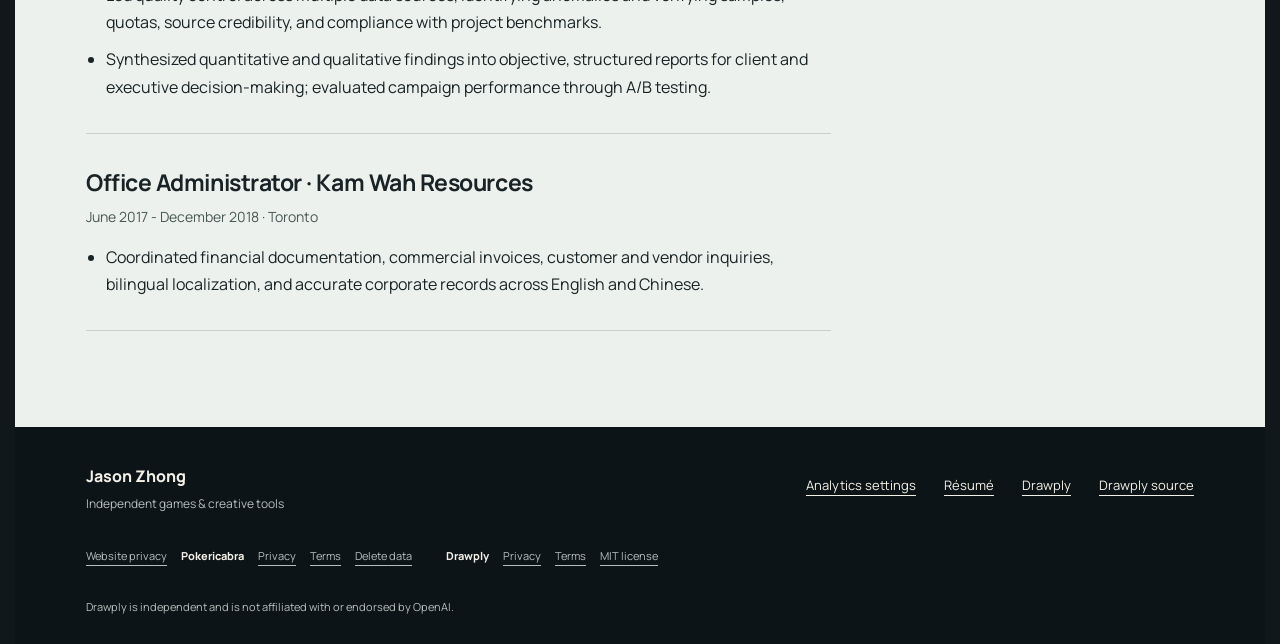
<file: resume.html>
<!doctype html>
<html lang="en"><head><meta charset="utf-8"><meta name="viewport" content="width=device-width,initial-scale=1"><meta name="theme-color" content="#11181b"><meta name="referrer" content="no-referrer"><title>Jason Zhong — Résumé</title><meta name="description" content="Jason Zhong's experience in product management, independent games, research, UI/UX and analytics."><link rel="canonical" href="https://pokericabra.com/resume.html"><meta property="og:title" content="Jason Zhong — Résumé"><meta property="og:description" content="Professional experience, skills and education."><meta property="og:type" content="profile"><meta property="og:image" content="https://pokericabra.com/assets/keyart/pokericabra.webp"><link rel="icon" href="/assets/brand.svg" type="image/svg+xml"><link rel="stylesheet" href="/home.css"><link rel="stylesheet" href="/assets/motion/motion.css">  <meta name="ga4-measurement-id" content="G-4689EX3H86">
  <link rel="stylesheet" href="/assets/analytics.css?v=20261120-1">
  <script defer src="/assets/analytics.js?v=20261120-1"></script>
</head>
<body class="resume-page"><header class="nav site-header">
  <div class="wrap header-wrap">
    <a class="skip-link" href="#main">Skip to content</a>
    <a class="wordmark" href="/" aria-label="Jason Zhong home">Jason Zhong<span class="brand-dot" aria-hidden="true"></span></a>
    <nav class="main-nav" aria-label="Main navigation">
      <a class="nav-games" href="/#projects">Games</a>
      <a href="/#drawply">Drawply</a>
      <a href="/resume.html" aria-current="page">Résumé <svg viewBox="0 0 24 24" aria-hidden="true"><path d="M6 18 18 6M6 6h12v12"/></svg></a>
    </nav>
  </div>
</header><main class="resume-main wrap" id="main"><div class="resume-intro"><div><h1>Jason Zhong</h1><p class="resume-role">Project Manager</p><p class="resume-summary">Project manager with 7+ years of experience across game development, digital products and research. Work spans an Android release, a Steam demo, game economies and management simulation prototypes. Five years of research analysis and a Psychology degree support numerical balancing and player-focused decisions. Trilingual in English, Mandarin and Cantonese.</p></div><div class="actions"><a class="btn btn--primary" href="/assets/Jason-Zhong-Resume.pdf" download>Download résumé PDF</a><a class="btn btn--secondary" href="/#projects">View the games</a></div></div><div class="resume-grid"><section aria-labelledby="experience-title"><h2 id="experience-title">Experience</h2><article class="resume-job"><h3>Project Manager</h3><p class="job-meta">May 2024 - Present · Remote</p><ul><li>Owned digital products across Line Block Poker, Pokericabra, Indie Game Dev Clicker Inc., BackPack Pokeris, MOBA Auto Battler, One More Game, Fore of the Dead and Drawply - from requirements and scope through roadmaps, prototyping, production, QA and release planning.</li><li>Led the Android game from product vision through its Google Play release and delivered a Pokericabra Steam demo; the wider portfolio includes games in development, prototypes and an open-source visual feedback tool.</li><li>Designed progression and game economies: reworked campaign difficulty and score targets, adjusted gold rewards, and defined escalating upgrade costs, daily and weekly objectives, and mastery rewards.</li><li>Developed a playable studio-management simulation prototype with project planning, production, research, hiring, fatigue, resource allocation and shared scheduling systems.</li><li>Coordinated one artist, one programmer and AI coding agents on Pokericabra; set priorities, broke features into tasks, and reviewed builds across gameplay, art, UI and QA.</li><li>Defined product requirements, system rules and acceptance criteria; used Codex and Claude to create and test prototypes, checking onboarding, reward eligibility, duplicate claims and saved progress. Led build reviews, logged defects and triaged fixes.</li><li>Designed UI/UX across user journeys, interaction flows and screen layouts, iterating from usability testing; also set art direction and the visual language.</li><li>Reviewed Firebase/GA4 engagement, gameplay and ad events to investigate player journeys and missing level-progress data, informing tracking improvements and further analysis.</li><li>Managed a Google Ads campaign and produced marketing materials, including an interactive HTML5 demo ad.</li></ul></article><article class="resume-job"><h3>Market Research Data Analyst · KGS Research</h3><p class="job-meta">January 2019 - February 2024 · Toronto</p><ul><li>Managed the end-to-end lifecycle for 1,500 market research projects, balancing scope, timelines, client communication, data quality, and a high volume of concurrent work.</li><li>Translated client objectives into research methodologies, survey questionnaires, tracking frameworks, and clear project progress updates.</li><li>Led quality control across multiple data sources, identifying anomalies and verifying samples, quotas, source credibility, and compliance with project benchmarks.</li><li>Synthesized quantitative and qualitative findings into objective, structured reports for client and executive decision-making; evaluated campaign performance through A/B testing.</li></ul></article><article class="resume-job"><h3>Office Administrator · Kam Wah Resources</h3><p class="job-meta">June 2017 - December 2018 · Toronto</p><ul><li>Coordinated financial documentation, commercial invoices, customer and vendor inquiries, bilingual localization, and accurate corporate records across English and Chinese.</li></ul></article></section><aside class="resume-sidebar" aria-label="Education and skills"><section><h2>Education</h2><p><strong>University of Toronto</strong><br>Bachelor of Science (B.S.) in Psychology<br>June 2016</p></section><section><h3>Product &amp; Project</h3><ul class="skill-list"><li>Product Strategy</li><li>Roadmapping</li><li>Requirements</li><li>Scope</li><li>Release Management</li><li>Cross-Functional Delivery</li><li>QA</li><li>Bug Triage</li></ul></section><section><h3>Research &amp; Analytics</h3><ul class="skill-list"><li>User Research</li><li>Qualtrics</li><li>Survey Design</li><li>A/B Testing</li><li>SQL</li><li>Excel</li><li>SPSS</li><li>SAS</li><li>Python</li><li>Data Visualization</li><li>PowerPoint</li><li>Firebase</li><li>GA4</li></ul></section><section><h3>Design &amp; Growth</h3><ul class="skill-list"><li>UI/UX</li><li>User Journeys</li><li>Interaction Design</li><li>Usability Testing</li><li>Google Ads</li><li>Interactive HTML5 Creative</li><li>AI Coding Agents</li></ul></section><section><h3>Game &amp; System Design</h3><ul class="skill-list"><li>Numerical Balancing</li><li>Progression Design</li><li>Game Economies</li><li>Simulation Systems</li><li>Prototyping</li></ul></section><section><h3>Languages</h3><p>English · Mandarin · Cantonese</p></section></aside></div></main><footer class="site-footer"><div class="wrap footer-wrap"><p>Jason Zhong<span>Independent games & creative tools</span></p><div class="footer-links"><button class="analytics-settings" type="button" data-analytics-settings>Analytics settings</button><a href="/resume.html">Résumé</a><a href="/drawply/">Drawply</a><a href="https://github.com/jasonz2008/drawply" target="_blank" rel="noopener noreferrer">Drawply source</a></div><div class="legal-links"><a href="/website-privacy.html">Website privacy</a><span>Pokericabra</span><a href="/privacy-policy.html">Privacy</a><a href="/terms-of-service.html">Terms</a><a href="/delete-data.html">Delete data</a><span>Drawply</span><a href="/drawply/privacy.html">Privacy</a><a href="/drawply/terms.html">Terms</a><a href="/drawply/license.html">MIT license</a></div><p class="independent-note">Drawply is independent and is not affiliated with or endorsed by OpenAI.</p></div></footer><aside id="site-analytics-consent" class="analytics-consent" aria-labelledby="analytics-consent-title" aria-describedby="analytics-consent-description" hidden>
  <h2 id="analytics-consent-title">Optional analytics</h2>
  <p id="analytics-consent-description">Help me see which games people explore. Allow Google Analytics to count visits, gameplay views and downloads.</p>
  <a class="analytics-privacy" href="/website-privacy.html">Website privacy</a>
  <div class="analytics-actions"><button type="button" data-analytics-consent="denied">No thanks</button><button type="button" data-analytics-consent="granted">Allow analytics</button></div>
</aside>
</body></html>
</file>
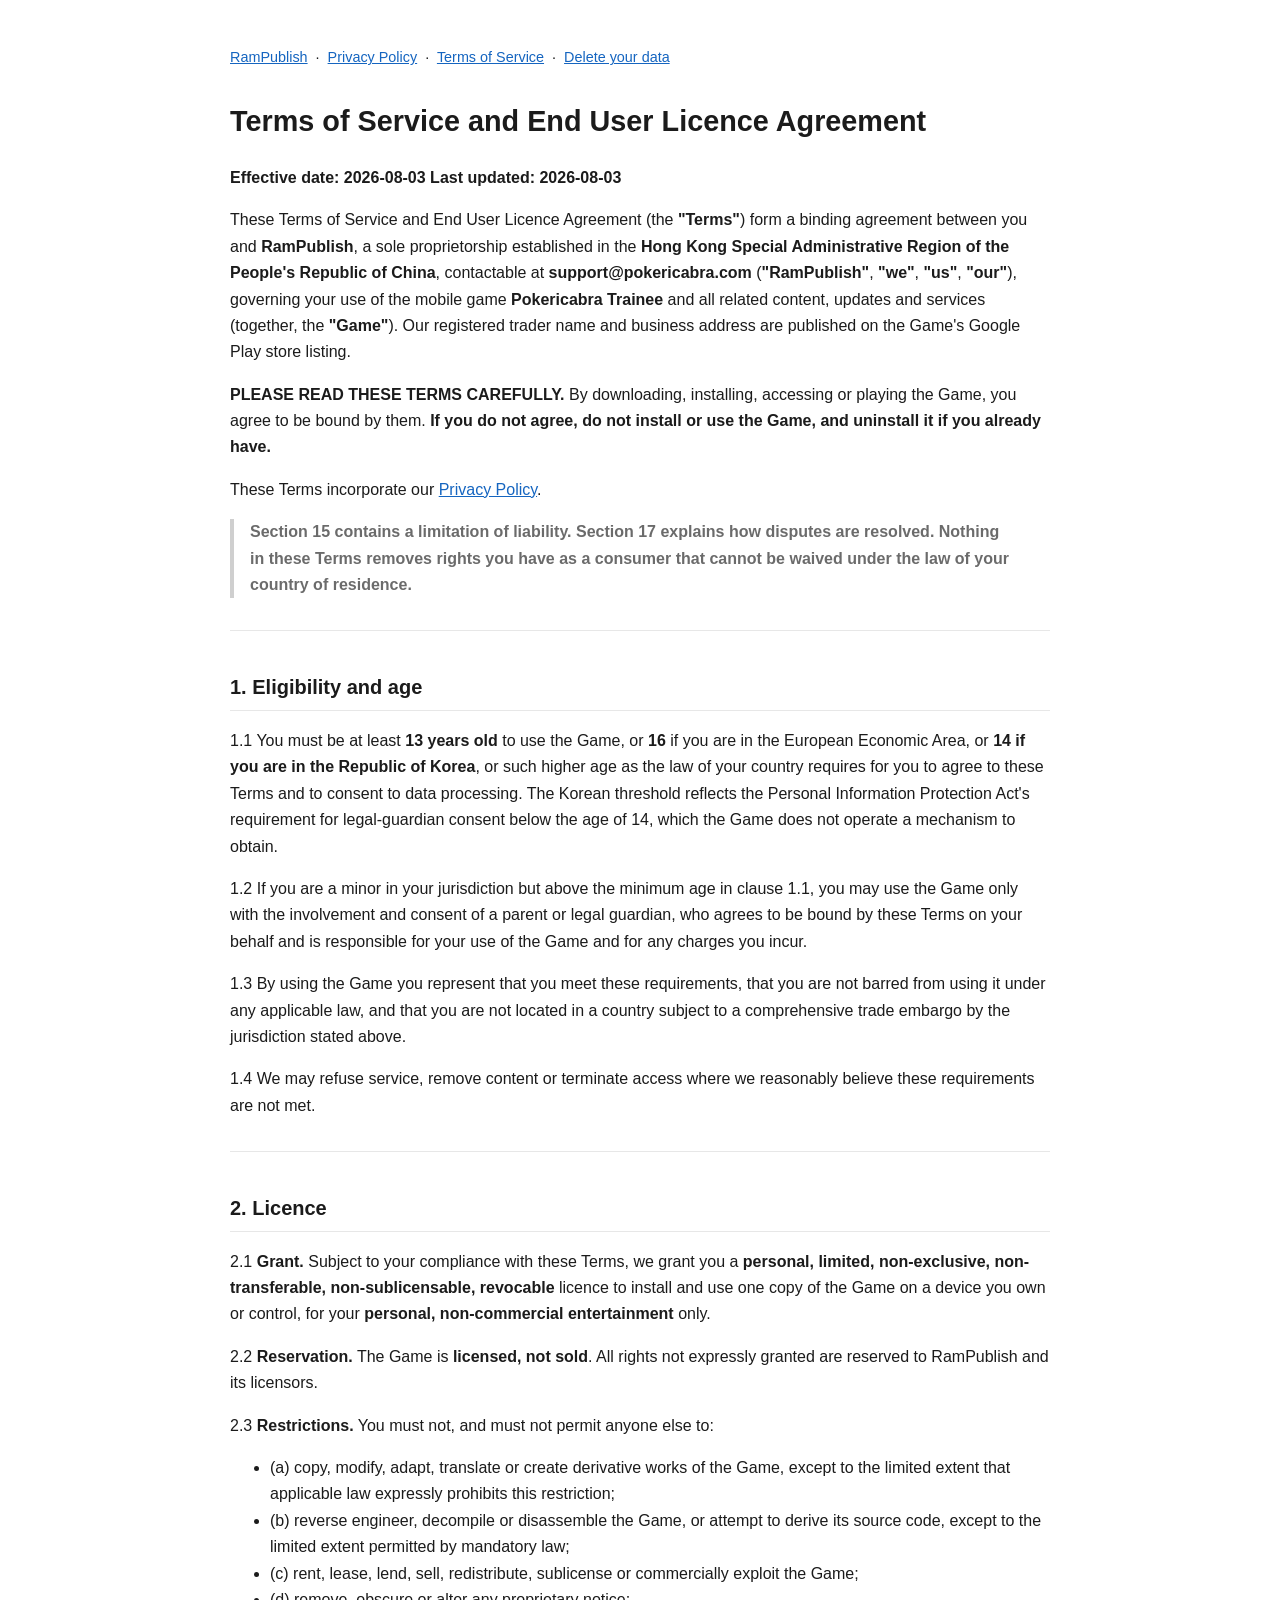
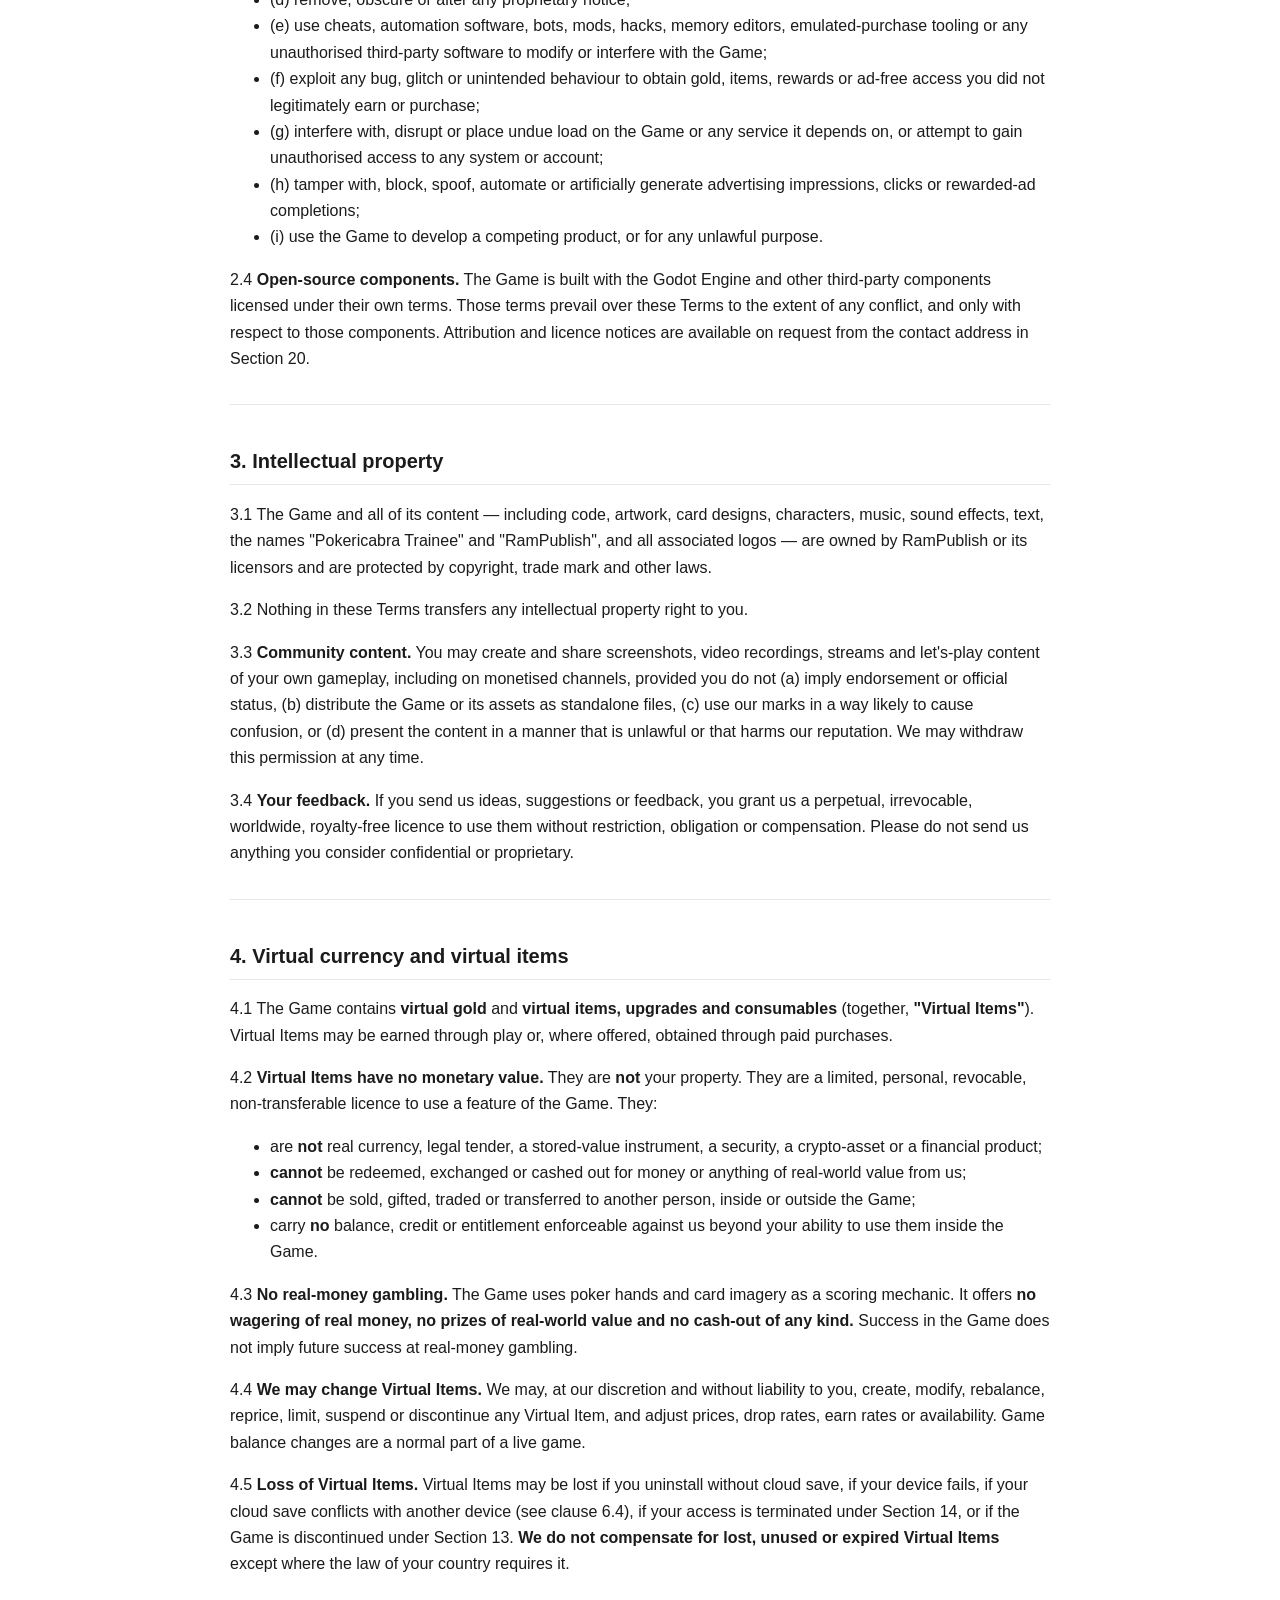
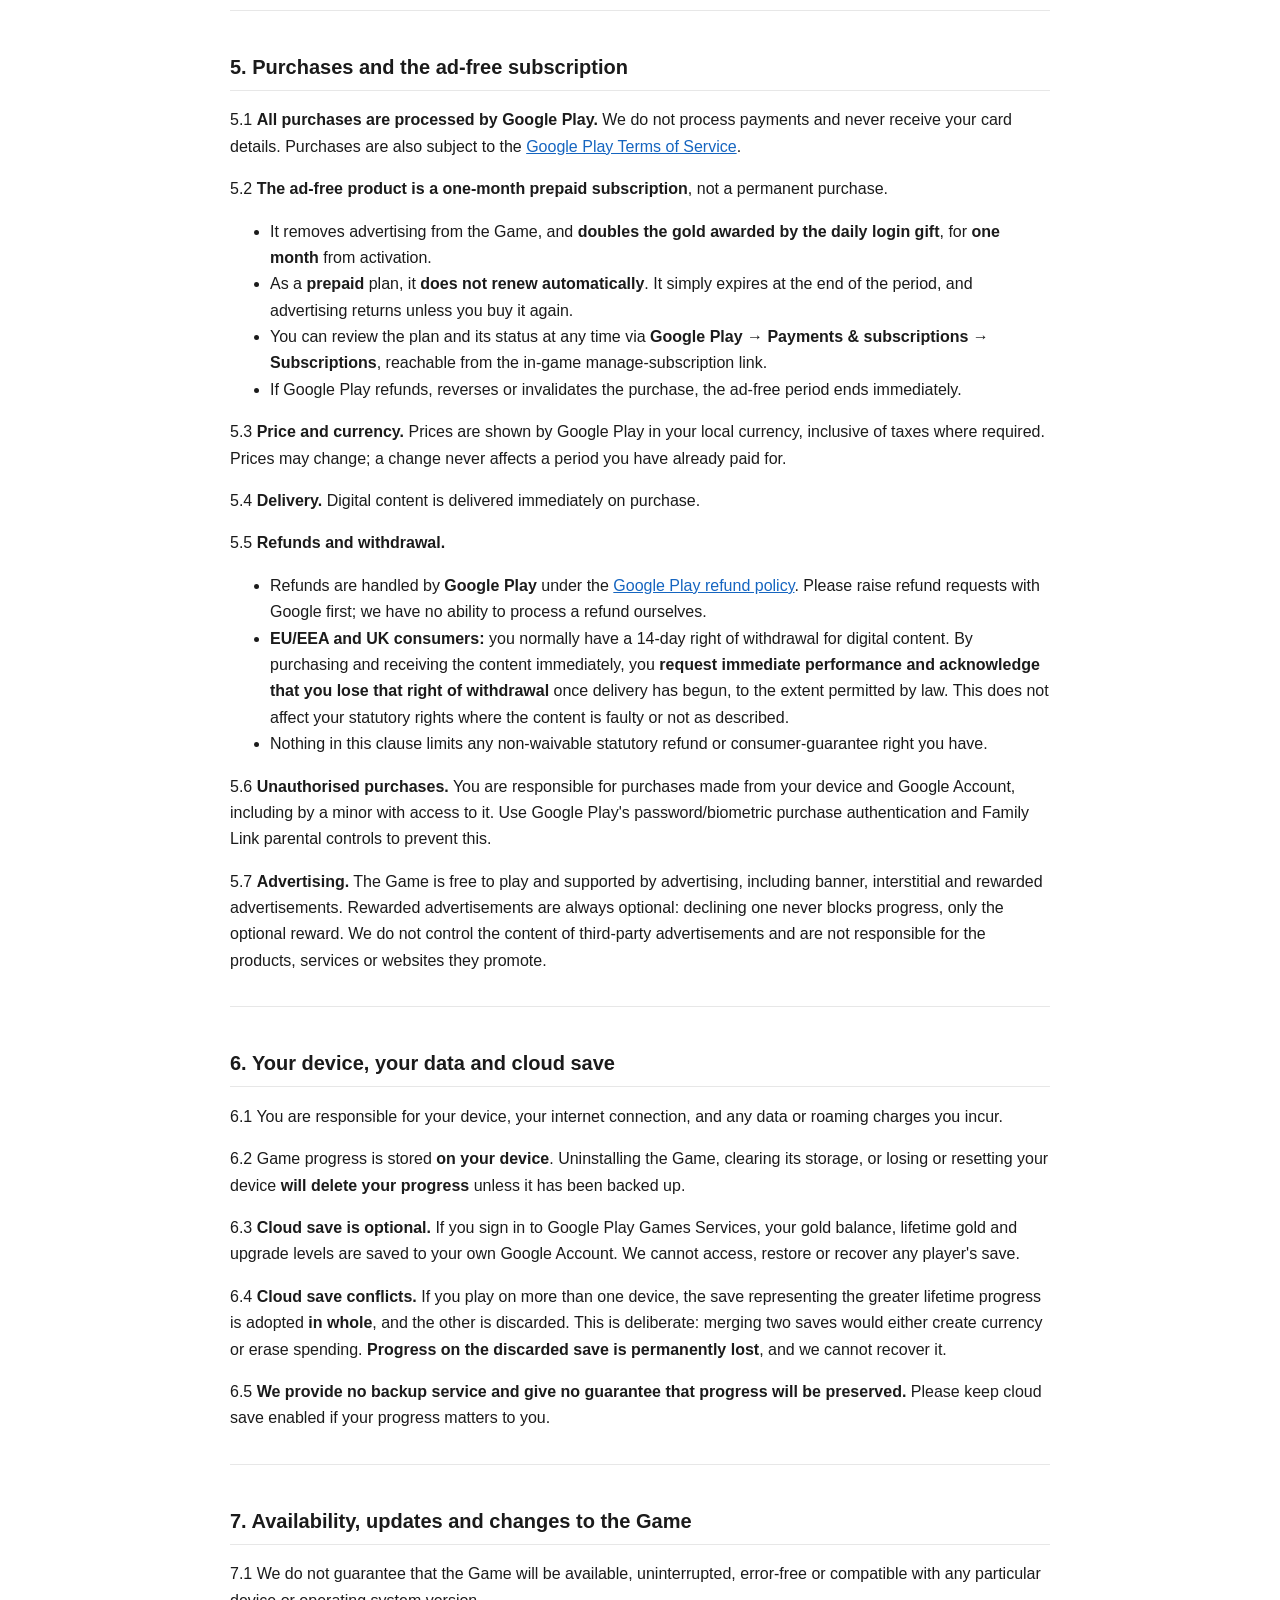
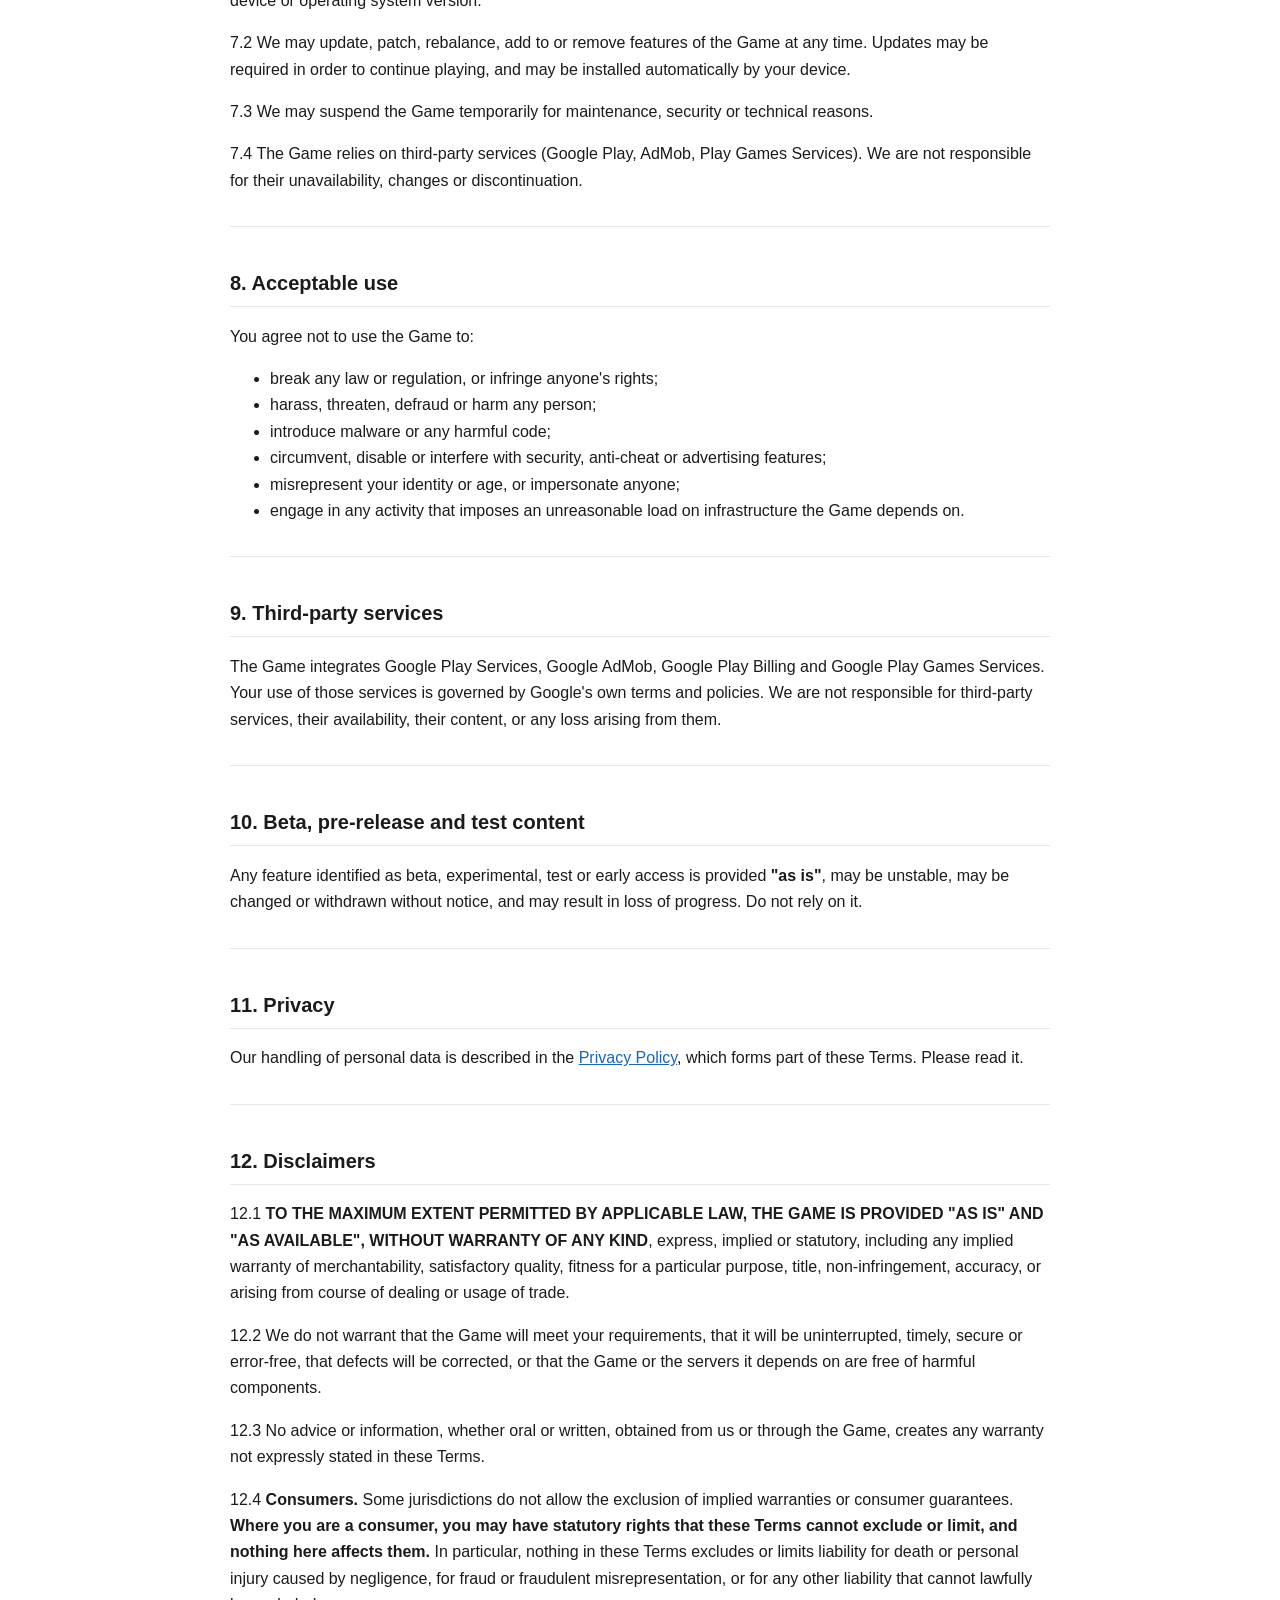
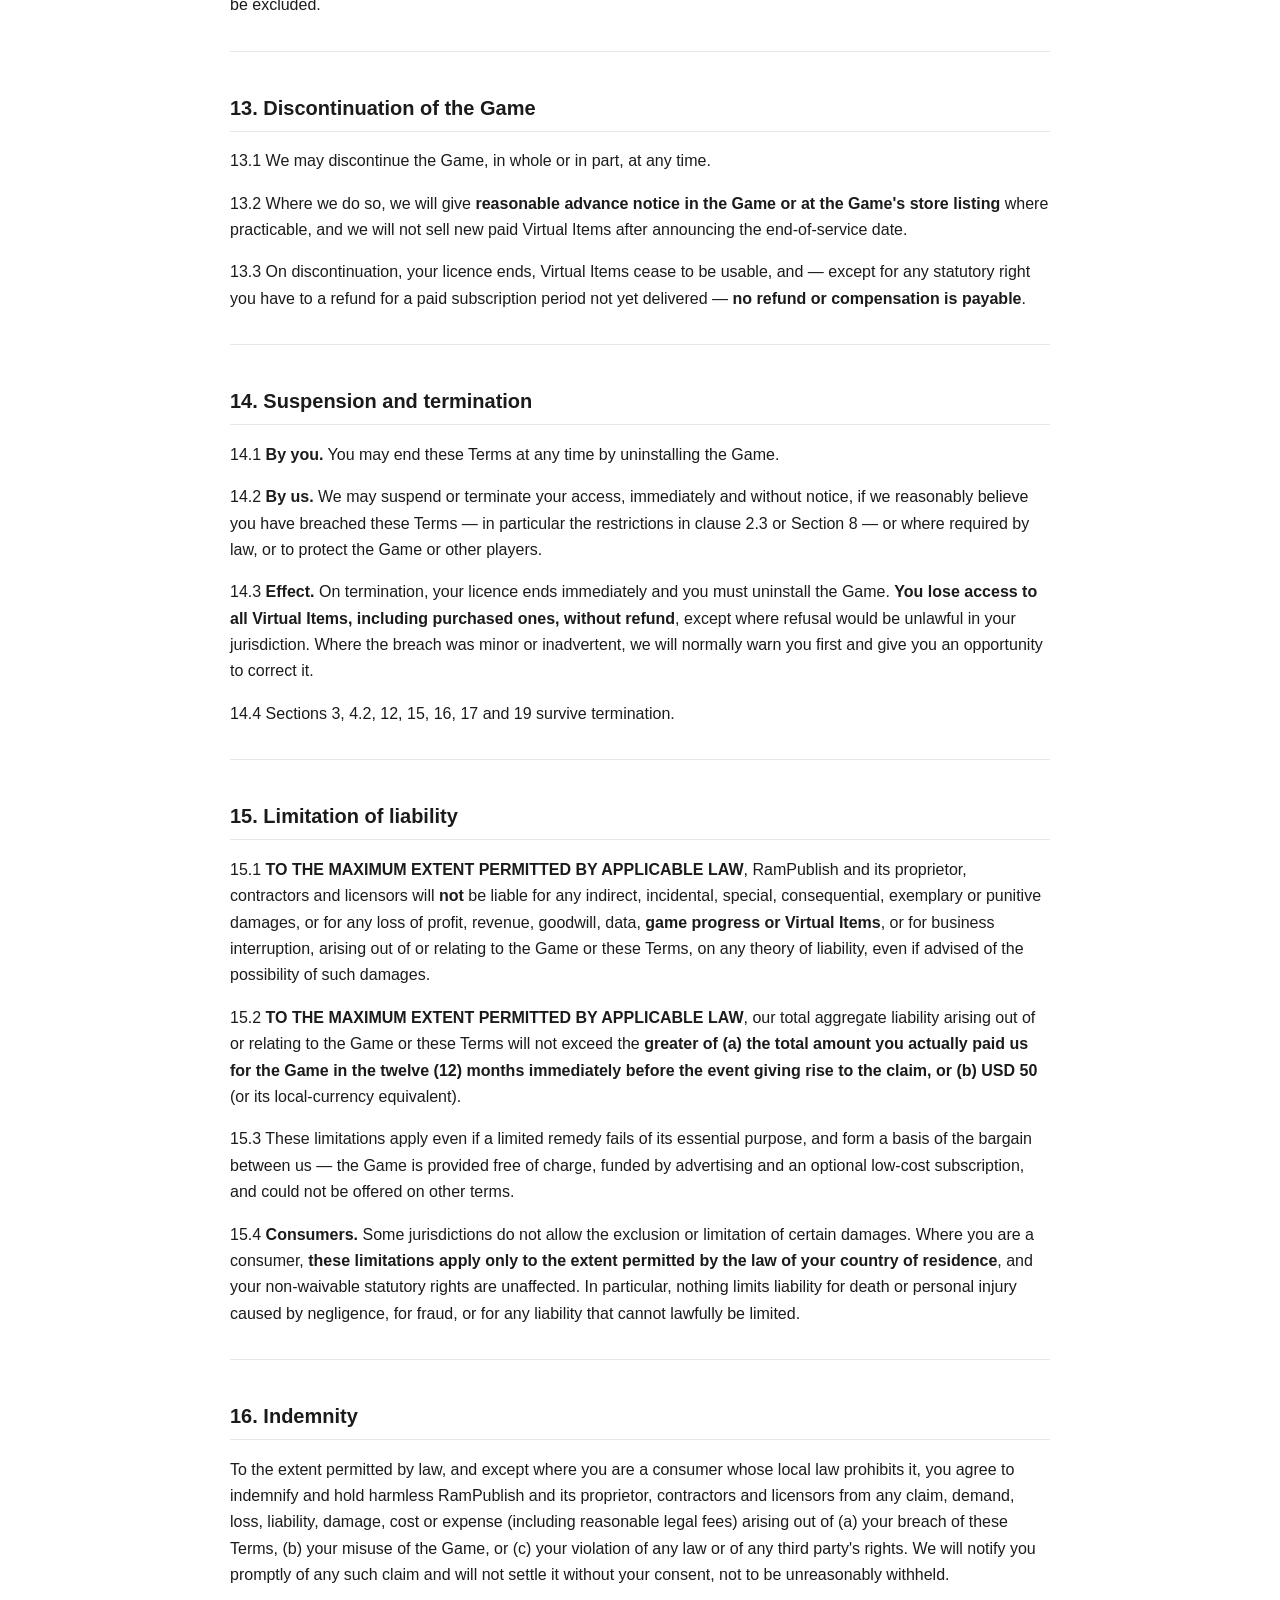
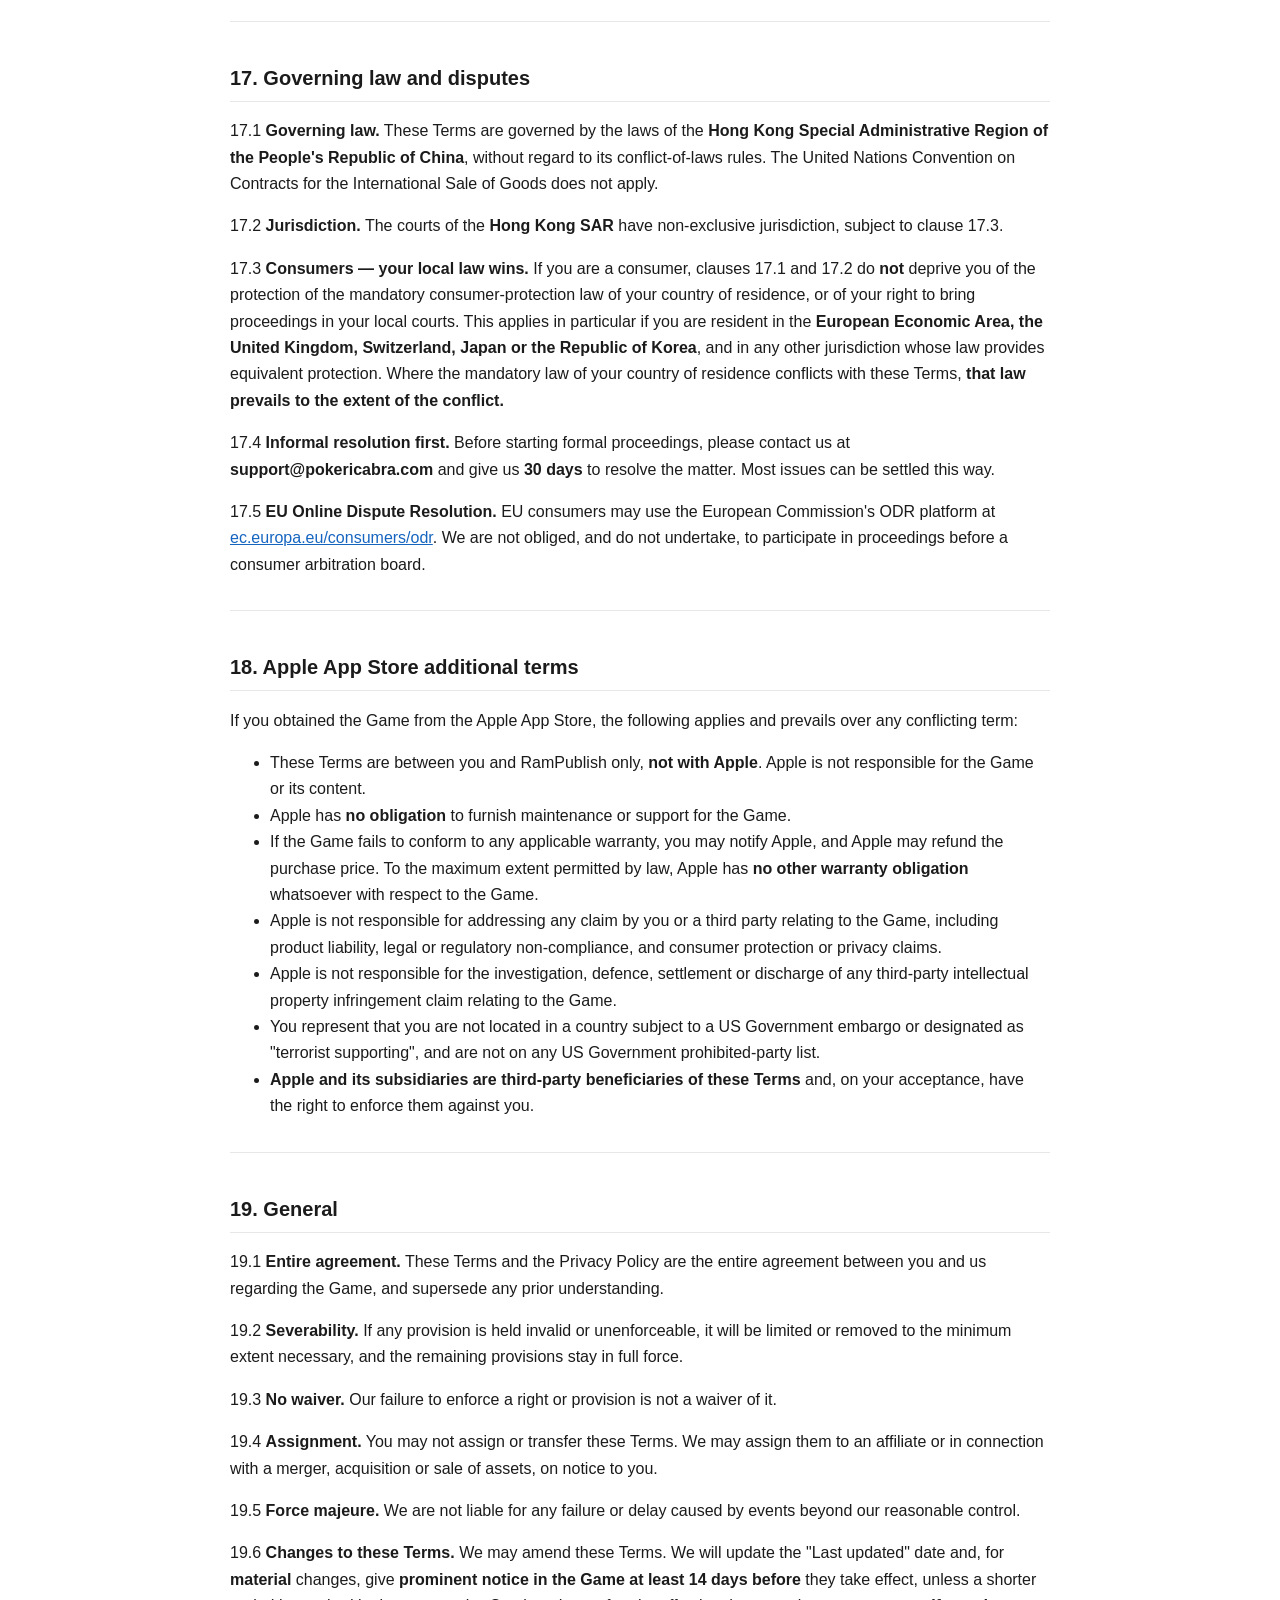
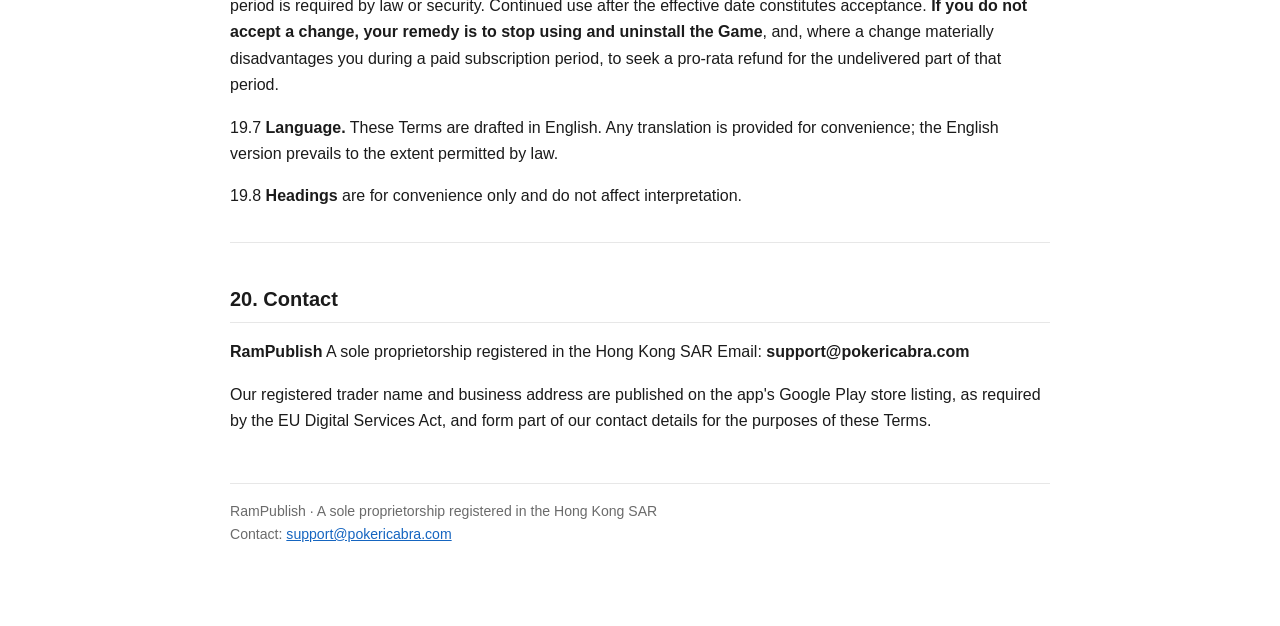
<file: terms-of-service.html>
<!DOCTYPE html>
<html lang="en">
<head>
<meta charset="utf-8">
<meta name="viewport" content="width=device-width, initial-scale=1">
<title>Terms of Service — Pokericabra Trainee</title>
<style>
  :root { color-scheme: light dark; }
  body {
    font-family: -apple-system, BlinkMacSystemFont, "Segoe UI", Roboto, Helvetica, Arial, sans-serif;
    line-height: 1.65; max-width: 820px; margin: 0 auto; padding: 32px 20px 80px;
    color: #1b1b1b; background: #fff;
  }
  @media (prefers-color-scheme: dark) { body { color: #e8e8e8; background: #121212; } }
  h1 { font-size: 1.8rem; }
  h2 { font-size: 1.25rem; margin-top: 40px; border-bottom: 1px solid #8883; padding-bottom: 6px; }
  h3 { font-size: 1.05rem; margin-top: 28px; }
  table { border-collapse: collapse; width: 100%; margin: 14px 0; font-size: 0.93rem; }
  th, td { border: 1px solid #8884; padding: 8px 10px; text-align: left; vertical-align: top; }
  th { background: #8881; }
  code { background: #8882; padding: 1px 5px; border-radius: 3px; font-size: 0.9em; }
  blockquote { border-left: 4px solid #8886; margin-left: 0; padding-left: 16px; color: #6b6b6b; }
  a { color: #1565c0; }
  hr { border: none; border-top: 1px solid #8883; margin: 32px 0; }
  .nav { font-size: 0.9rem; margin-bottom: 28px; }
  footer { margin-top: 48px; font-size: 0.88rem; color: #6b6b6b; border-top: 1px solid #8883; padding-top: 16px; }
</style>
</head>
<body>
<p class="nav"><a href="index.html">RamPublish</a> &nbsp;·&nbsp; <a href="privacy-policy.html">Privacy Policy</a> &nbsp;·&nbsp; <a href="terms-of-service.html">Terms of Service</a> &nbsp;·&nbsp; <a href="delete-data.html">Delete your data</a></p>
<h1 id="terms-of-service-and-end-user-licence-agreement">Terms of Service and End User Licence Agreement</h1>
<p><strong>Effective date: 2026-08-03</strong>
<strong>Last updated: 2026-08-03</strong></p>
<p>These Terms of Service and End User Licence Agreement (the <strong>"Terms"</strong>) form a binding agreement between you and <strong>RamPublish</strong>, a sole proprietorship established in the <strong>Hong Kong Special Administrative Region of the People's Republic of China</strong>, contactable at <strong>support@pokericabra.com</strong> (<strong>"RamPublish"</strong>, <strong>"we"</strong>, <strong>"us"</strong>, <strong>"our"</strong>), governing your use of the mobile game <strong>Pokericabra Trainee</strong> and all related content, updates and services (together, the <strong>"Game"</strong>). Our registered trader name and business address are published on the Game's Google Play store listing.</p>
<p><strong>PLEASE READ THESE TERMS CAREFULLY.</strong> By downloading, installing, accessing or playing the Game, you agree to be bound by them. <strong>If you do not agree, do not install or use the Game, and uninstall it if you already have.</strong></p>
<p>These Terms incorporate our <a href="privacy-policy.html">Privacy Policy</a>.</p>
<blockquote>
<p><strong>Section 15 contains a limitation of liability. Section 17 explains how disputes are resolved. Nothing in these Terms removes rights you have as a consumer that cannot be waived under the law of your country of residence.</strong></p>
</blockquote>
<hr />
<h2 id="1-eligibility-and-age">1. Eligibility and age</h2>
<p>1.1 You must be at least <strong>13 years old</strong> to use the Game, or <strong>16</strong> if you are in the European Economic Area, or <strong>14 if you are in the Republic of Korea</strong>, or such higher age as the law of your country requires for you to agree to these Terms and to consent to data processing. The Korean threshold reflects the Personal Information Protection Act's requirement for legal-guardian consent below the age of 14, which the Game does not operate a mechanism to obtain.</p>
<p>1.2 If you are a minor in your jurisdiction but above the minimum age in clause 1.1, you may use the Game only with the involvement and consent of a parent or legal guardian, who agrees to be bound by these Terms on your behalf and is responsible for your use of the Game and for any charges you incur.</p>
<p>1.3 By using the Game you represent that you meet these requirements, that you are not barred from using it under any applicable law, and that you are not located in a country subject to a comprehensive trade embargo by the jurisdiction stated above.</p>
<p>1.4 We may refuse service, remove content or terminate access where we reasonably believe these requirements are not met.</p>
<hr />
<h2 id="2-licence">2. Licence</h2>
<p>2.1 <strong>Grant.</strong> Subject to your compliance with these Terms, we grant you a <strong>personal, limited, non-exclusive, non-transferable, non-sublicensable, revocable</strong> licence to install and use one copy of the Game on a device you own or control, for your <strong>personal, non-commercial entertainment</strong> only.</p>
<p>2.2 <strong>Reservation.</strong> The Game is <strong>licensed, not sold</strong>. All rights not expressly granted are reserved to RamPublish and its licensors.</p>
<p>2.3 <strong>Restrictions.</strong> You must not, and must not permit anyone else to:</p>
<ul>
<li>(a) copy, modify, adapt, translate or create derivative works of the Game, except to the limited extent that applicable law expressly prohibits this restriction;</li>
<li>(b) reverse engineer, decompile or disassemble the Game, or attempt to derive its source code, except to the limited extent permitted by mandatory law;</li>
<li>(c) rent, lease, lend, sell, redistribute, sublicense or commercially exploit the Game;</li>
<li>(d) remove, obscure or alter any proprietary notice;</li>
<li>(e) use cheats, automation software, bots, mods, hacks, memory editors, emulated-purchase tooling or any unauthorised third-party software to modify or interfere with the Game;</li>
<li>(f) exploit any bug, glitch or unintended behaviour to obtain gold, items, rewards or ad-free access you did not legitimately earn or purchase;</li>
<li>(g) interfere with, disrupt or place undue load on the Game or any service it depends on, or attempt to gain unauthorised access to any system or account;</li>
<li>(h) tamper with, block, spoof, automate or artificially generate advertising impressions, clicks or rewarded-ad completions;</li>
<li>(i) use the Game to develop a competing product, or for any unlawful purpose.</li>
</ul>
<p>2.4 <strong>Open-source components.</strong> The Game is built with the Godot Engine and other third-party components licensed under their own terms. Those terms prevail over these Terms to the extent of any conflict, and only with respect to those components. Attribution and licence notices are available on request from the contact address in Section 20.</p>
<hr />
<h2 id="3-intellectual-property">3. Intellectual property</h2>
<p>3.1 The Game and all of its content — including code, artwork, card designs, characters, music, sound effects, text, the names "Pokericabra Trainee" and "RamPublish", and all associated logos — are owned by RamPublish or its licensors and are protected by copyright, trade mark and other laws.</p>
<p>3.2 Nothing in these Terms transfers any intellectual property right to you.</p>
<p>3.3 <strong>Community content.</strong> You may create and share screenshots, video recordings, streams and let's-play content of your own gameplay, including on monetised channels, provided you do not (a) imply endorsement or official status, (b) distribute the Game or its assets as standalone files, (c) use our marks in a way likely to cause confusion, or (d) present the content in a manner that is unlawful or that harms our reputation. We may withdraw this permission at any time.</p>
<p>3.4 <strong>Your feedback.</strong> If you send us ideas, suggestions or feedback, you grant us a perpetual, irrevocable, worldwide, royalty-free licence to use them without restriction, obligation or compensation. Please do not send us anything you consider confidential or proprietary.</p>
<hr />
<h2 id="4-virtual-currency-and-virtual-items">4. Virtual currency and virtual items</h2>
<p>4.1 The Game contains <strong>virtual gold</strong> and <strong>virtual items, upgrades and consumables</strong> (together, <strong>"Virtual Items"</strong>). Virtual Items may be earned through play or, where offered, obtained through paid purchases.</p>
<p>4.2 <strong>Virtual Items have no monetary value.</strong> They are <strong>not</strong> your property. They are a limited, personal, revocable, non-transferable licence to use a feature of the Game. They:</p>
<ul>
<li>are <strong>not</strong> real currency, legal tender, a stored-value instrument, a security, a crypto-asset or a financial product;</li>
<li><strong>cannot</strong> be redeemed, exchanged or cashed out for money or anything of real-world value from us;</li>
<li><strong>cannot</strong> be sold, gifted, traded or transferred to another person, inside or outside the Game;</li>
<li>carry <strong>no</strong> balance, credit or entitlement enforceable against us beyond your ability to use them inside the Game.</li>
</ul>
<p>4.3 <strong>No real-money gambling.</strong> The Game uses poker hands and card imagery as a scoring mechanic. It offers <strong>no wagering of real money, no prizes of real-world value and no cash-out of any kind.</strong> Success in the Game does not imply future success at real-money gambling.</p>
<p>4.4 <strong>We may change Virtual Items.</strong> We may, at our discretion and without liability to you, create, modify, rebalance, reprice, limit, suspend or discontinue any Virtual Item, and adjust prices, drop rates, earn rates or availability. Game balance changes are a normal part of a live game.</p>
<p>4.5 <strong>Loss of Virtual Items.</strong> Virtual Items may be lost if you uninstall without cloud save, if your device fails, if your cloud save conflicts with another device (see clause 6.4), if your access is terminated under Section 14, or if the Game is discontinued under Section 13. <strong>We do not compensate for lost, unused or expired Virtual Items</strong> except where the law of your country requires it.</p>
<hr />
<h2 id="5-purchases-and-the-ad-free-subscription">5. Purchases and the ad-free subscription</h2>
<p>5.1 <strong>All purchases are processed by Google Play.</strong> We do not process payments and never receive your card details. Purchases are also subject to the <a href="https://play.google.com/intl/en/about/play-terms/">Google Play Terms of Service</a>.</p>
<p>5.2 <strong>The ad-free product is a one-month prepaid subscription</strong>, not a permanent purchase.</p>
<ul>
<li>It removes advertising from the Game, and <strong>doubles the gold awarded by the daily login gift</strong>, for <strong>one month</strong> from activation.</li>
<li>As a <strong>prepaid</strong> plan, it <strong>does not renew automatically</strong>. It simply expires at the end of the period, and advertising returns unless you buy it again.</li>
<li>You can review the plan and its status at any time via <strong>Google Play → Payments &amp; subscriptions → Subscriptions</strong>, reachable from the in-game manage-subscription link.</li>
<li>If Google Play refunds, reverses or invalidates the purchase, the ad-free period ends immediately.</li>
</ul>
<p>5.3 <strong>Price and currency.</strong> Prices are shown by Google Play in your local currency, inclusive of taxes where required. Prices may change; a change never affects a period you have already paid for.</p>
<p>5.4 <strong>Delivery.</strong> Digital content is delivered immediately on purchase.</p>
<p>5.5 <strong>Refunds and withdrawal.</strong></p>
<ul>
<li>Refunds are handled by <strong>Google Play</strong> under the <a href="https://support.google.com/googleplay/answer/2479637">Google Play refund policy</a>. Please raise refund requests with Google first; we have no ability to process a refund ourselves.</li>
<li><strong>EU/EEA and UK consumers:</strong> you normally have a 14-day right of withdrawal for digital content. By purchasing and receiving the content immediately, you <strong>request immediate performance and acknowledge that you lose that right of withdrawal</strong> once delivery has begun, to the extent permitted by law. This does not affect your statutory rights where the content is faulty or not as described.</li>
<li>Nothing in this clause limits any non-waivable statutory refund or consumer-guarantee right you have.</li>
</ul>
<p>5.6 <strong>Unauthorised purchases.</strong> You are responsible for purchases made from your device and Google Account, including by a minor with access to it. Use Google Play's password/biometric purchase authentication and Family Link parental controls to prevent this.</p>
<p>5.7 <strong>Advertising.</strong> The Game is free to play and supported by advertising, including banner, interstitial and rewarded advertisements. Rewarded advertisements are always optional: declining one never blocks progress, only the optional reward. We do not control the content of third-party advertisements and are not responsible for the products, services or websites they promote.</p>
<hr />
<h2 id="6-your-device-your-data-and-cloud-save">6. Your device, your data and cloud save</h2>
<p>6.1 You are responsible for your device, your internet connection, and any data or roaming charges you incur.</p>
<p>6.2 Game progress is stored <strong>on your device</strong>. Uninstalling the Game, clearing its storage, or losing or resetting your device <strong>will delete your progress</strong> unless it has been backed up.</p>
<p>6.3 <strong>Cloud save is optional.</strong> If you sign in to Google Play Games Services, your gold balance, lifetime gold and upgrade levels are saved to your own Google Account. We cannot access, restore or recover any player's save.</p>
<p>6.4 <strong>Cloud save conflicts.</strong> If you play on more than one device, the save representing the greater lifetime progress is adopted <strong>in whole</strong>, and the other is discarded. This is deliberate: merging two saves would either create currency or erase spending. <strong>Progress on the discarded save is permanently lost</strong>, and we cannot recover it.</p>
<p>6.5 <strong>We provide no backup service and give no guarantee that progress will be preserved.</strong> Please keep cloud save enabled if your progress matters to you.</p>
<hr />
<h2 id="7-availability-updates-and-changes-to-the-game">7. Availability, updates and changes to the Game</h2>
<p>7.1 We do not guarantee that the Game will be available, uninterrupted, error-free or compatible with any particular device or operating system version.</p>
<p>7.2 We may update, patch, rebalance, add to or remove features of the Game at any time. Updates may be required in order to continue playing, and may be installed automatically by your device.</p>
<p>7.3 We may suspend the Game temporarily for maintenance, security or technical reasons.</p>
<p>7.4 The Game relies on third-party services (Google Play, AdMob, Play Games Services). We are not responsible for their unavailability, changes or discontinuation.</p>
<hr />
<h2 id="8-acceptable-use">8. Acceptable use</h2>
<p>You agree not to use the Game to:</p>
<ul>
<li>break any law or regulation, or infringe anyone's rights;</li>
<li>harass, threaten, defraud or harm any person;</li>
<li>introduce malware or any harmful code;</li>
<li>circumvent, disable or interfere with security, anti-cheat or advertising features;</li>
<li>misrepresent your identity or age, or impersonate anyone;</li>
<li>engage in any activity that imposes an unreasonable load on infrastructure the Game depends on.</li>
</ul>
<hr />
<h2 id="9-third-party-services">9. Third-party services</h2>
<p>The Game integrates Google Play Services, Google AdMob, Google Play Billing and Google Play Games Services. Your use of those services is governed by Google's own terms and policies. We are not responsible for third-party services, their availability, their content, or any loss arising from them.</p>
<hr />
<h2 id="10-beta-pre-release-and-test-content">10. Beta, pre-release and test content</h2>
<p>Any feature identified as beta, experimental, test or early access is provided <strong>"as is"</strong>, may be unstable, may be changed or withdrawn without notice, and may result in loss of progress. Do not rely on it.</p>
<hr />
<h2 id="11-privacy">11. Privacy</h2>
<p>Our handling of personal data is described in the <a href="privacy-policy.html">Privacy Policy</a>, which forms part of these Terms. Please read it.</p>
<hr />
<h2 id="12-disclaimers">12. Disclaimers</h2>
<p>12.1 <strong>TO THE MAXIMUM EXTENT PERMITTED BY APPLICABLE LAW, THE GAME IS PROVIDED "AS IS" AND "AS AVAILABLE", WITHOUT WARRANTY OF ANY KIND</strong>, express, implied or statutory, including any implied warranty of merchantability, satisfactory quality, fitness for a particular purpose, title, non-infringement, accuracy, or arising from course of dealing or usage of trade.</p>
<p>12.2 We do not warrant that the Game will meet your requirements, that it will be uninterrupted, timely, secure or error-free, that defects will be corrected, or that the Game or the servers it depends on are free of harmful components.</p>
<p>12.3 No advice or information, whether oral or written, obtained from us or through the Game, creates any warranty not expressly stated in these Terms.</p>
<p>12.4 <strong>Consumers.</strong> Some jurisdictions do not allow the exclusion of implied warranties or consumer guarantees. <strong>Where you are a consumer, you may have statutory rights that these Terms cannot exclude or limit, and nothing here affects them.</strong> In particular, nothing in these Terms excludes or limits liability for death or personal injury caused by negligence, for fraud or fraudulent misrepresentation, or for any other liability that cannot lawfully be excluded.</p>
<hr />
<h2 id="13-discontinuation-of-the-game">13. Discontinuation of the Game</h2>
<p>13.1 We may discontinue the Game, in whole or in part, at any time.</p>
<p>13.2 Where we do so, we will give <strong>reasonable advance notice in the Game or at the Game's store listing</strong> where practicable, and we will not sell new paid Virtual Items after announcing the end-of-service date.</p>
<p>13.3 On discontinuation, your licence ends, Virtual Items cease to be usable, and — except for any statutory right you have to a refund for a paid subscription period not yet delivered — <strong>no refund or compensation is payable</strong>.</p>
<hr />
<h2 id="14-suspension-and-termination">14. Suspension and termination</h2>
<p>14.1 <strong>By you.</strong> You may end these Terms at any time by uninstalling the Game.</p>
<p>14.2 <strong>By us.</strong> We may suspend or terminate your access, immediately and without notice, if we reasonably believe you have breached these Terms — in particular the restrictions in clause 2.3 or Section 8 — or where required by law, or to protect the Game or other players.</p>
<p>14.3 <strong>Effect.</strong> On termination, your licence ends immediately and you must uninstall the Game. <strong>You lose access to all Virtual Items, including purchased ones, without refund</strong>, except where refusal would be unlawful in your jurisdiction. Where the breach was minor or inadvertent, we will normally warn you first and give you an opportunity to correct it.</p>
<p>14.4 Sections 3, 4.2, 12, 15, 16, 17 and 19 survive termination.</p>
<hr />
<h2 id="15-limitation-of-liability">15. Limitation of liability</h2>
<p>15.1 <strong>TO THE MAXIMUM EXTENT PERMITTED BY APPLICABLE LAW</strong>, RamPublish and its proprietor, contractors and licensors will <strong>not</strong> be liable for any indirect, incidental, special, consequential, exemplary or punitive damages, or for any loss of profit, revenue, goodwill, data, <strong>game progress or Virtual Items</strong>, or for business interruption, arising out of or relating to the Game or these Terms, on any theory of liability, even if advised of the possibility of such damages.</p>
<p>15.2 <strong>TO THE MAXIMUM EXTENT PERMITTED BY APPLICABLE LAW</strong>, our total aggregate liability arising out of or relating to the Game or these Terms will not exceed the <strong>greater of (a) the total amount you actually paid us for the Game in the twelve (12) months immediately before the event giving rise to the claim, or (b) USD 50</strong> (or its local-currency equivalent).</p>
<p>15.3 These limitations apply even if a limited remedy fails of its essential purpose, and form a basis of the bargain between us — the Game is provided free of charge, funded by advertising and an optional low-cost subscription, and could not be offered on other terms.</p>
<p>15.4 <strong>Consumers.</strong> Some jurisdictions do not allow the exclusion or limitation of certain damages. Where you are a consumer, <strong>these limitations apply only to the extent permitted by the law of your country of residence</strong>, and your non-waivable statutory rights are unaffected. In particular, nothing limits liability for death or personal injury caused by negligence, for fraud, or for any liability that cannot lawfully be limited.</p>
<hr />
<h2 id="16-indemnity">16. Indemnity</h2>
<p>To the extent permitted by law, and except where you are a consumer whose local law prohibits it, you agree to indemnify and hold harmless RamPublish and its proprietor, contractors and licensors from any claim, demand, loss, liability, damage, cost or expense (including reasonable legal fees) arising out of (a) your breach of these Terms, (b) your misuse of the Game, or (c) your violation of any law or of any third party's rights. We will notify you promptly of any such claim and will not settle it without your consent, not to be unreasonably withheld.</p>
<hr />
<h2 id="17-governing-law-and-disputes">17. Governing law and disputes</h2>
<p>17.1 <strong>Governing law.</strong> These Terms are governed by the laws of the <strong>Hong Kong Special Administrative Region of the People's Republic of China</strong>, without regard to its conflict-of-laws rules. The United Nations Convention on Contracts for the International Sale of Goods does not apply.</p>
<p>17.2 <strong>Jurisdiction.</strong> The courts of the <strong>Hong Kong SAR</strong> have non-exclusive jurisdiction, subject to clause 17.3.</p>
<p>17.3 <strong>Consumers — your local law wins.</strong> If you are a consumer, clauses 17.1 and 17.2 do <strong>not</strong> deprive you of the protection of the mandatory consumer-protection law of your country of residence, or of your right to bring proceedings in your local courts. This applies in particular if you are resident in the <strong>European Economic Area, the United Kingdom, Switzerland, Japan or the Republic of Korea</strong>, and in any other jurisdiction whose law provides equivalent protection. Where the mandatory law of your country of residence conflicts with these Terms, <strong>that law prevails to the extent of the conflict.</strong></p>
<p>17.4 <strong>Informal resolution first.</strong> Before starting formal proceedings, please contact us at <strong>support@pokericabra.com</strong> and give us <strong>30 days</strong> to resolve the matter. Most issues can be settled this way.</p>
<p>17.5 <strong>EU Online Dispute Resolution.</strong> EU consumers may use the European Commission's ODR platform at <a href="https://ec.europa.eu/consumers/odr">ec.europa.eu/consumers/odr</a>. We are not obliged, and do not undertake, to participate in proceedings before a consumer arbitration board.</p>
<hr />
<h2 id="18-apple-app-store-additional-terms">18. Apple App Store additional terms</h2>
<p>If you obtained the Game from the Apple App Store, the following applies and prevails over any conflicting term:</p>
<ul>
<li>These Terms are between you and RamPublish only, <strong>not with Apple</strong>. Apple is not responsible for the Game or its content.</li>
<li>Apple has <strong>no obligation</strong> to furnish maintenance or support for the Game.</li>
<li>If the Game fails to conform to any applicable warranty, you may notify Apple, and Apple may refund the purchase price. To the maximum extent permitted by law, Apple has <strong>no other warranty obligation</strong> whatsoever with respect to the Game.</li>
<li>Apple is not responsible for addressing any claim by you or a third party relating to the Game, including product liability, legal or regulatory non-compliance, and consumer protection or privacy claims.</li>
<li>Apple is not responsible for the investigation, defence, settlement or discharge of any third-party intellectual property infringement claim relating to the Game.</li>
<li>You represent that you are not located in a country subject to a US Government embargo or designated as "terrorist supporting", and are not on any US Government prohibited-party list.</li>
<li><strong>Apple and its subsidiaries are third-party beneficiaries of these Terms</strong> and, on your acceptance, have the right to enforce them against you.</li>
</ul>
<hr />
<h2 id="19-general">19. General</h2>
<p>19.1 <strong>Entire agreement.</strong> These Terms and the Privacy Policy are the entire agreement between you and us regarding the Game, and supersede any prior understanding.</p>
<p>19.2 <strong>Severability.</strong> If any provision is held invalid or unenforceable, it will be limited or removed to the minimum extent necessary, and the remaining provisions stay in full force.</p>
<p>19.3 <strong>No waiver.</strong> Our failure to enforce a right or provision is not a waiver of it.</p>
<p>19.4 <strong>Assignment.</strong> You may not assign or transfer these Terms. We may assign them to an affiliate or in connection with a merger, acquisition or sale of assets, on notice to you.</p>
<p>19.5 <strong>Force majeure.</strong> We are not liable for any failure or delay caused by events beyond our reasonable control.</p>
<p>19.6 <strong>Changes to these Terms.</strong> We may amend these Terms. We will update the "Last updated" date and, for <strong>material</strong> changes, give <strong>prominent notice in the Game at least 14 days before</strong> they take effect, unless a shorter period is required by law or security. Continued use after the effective date constitutes acceptance. <strong>If you do not accept a change, your remedy is to stop using and uninstall the Game</strong>, and, where a change materially disadvantages you during a paid subscription period, to seek a pro-rata refund for the undelivered part of that period.</p>
<p>19.7 <strong>Language.</strong> These Terms are drafted in English. Any translation is provided for convenience; the English version prevails to the extent permitted by law.</p>
<p>19.8 <strong>Headings</strong> are for convenience only and do not affect interpretation.</p>
<hr />
<h2 id="20-contact">20. Contact</h2>
<p><strong>RamPublish</strong>
A sole proprietorship registered in the Hong Kong SAR
Email: <strong>support@pokericabra.com</strong></p>
<p>Our registered trader name and business address are published on the app's Google Play store listing, as required by the EU Digital Services Act, and form part of our contact details for the purposes of these Terms.</p>
<footer>RamPublish · A sole proprietorship registered in the Hong Kong SAR<br>Contact: <a href="mailto:support@pokericabra.com">support@pokericabra.com</a></footer>
</body>
</html>
</file>
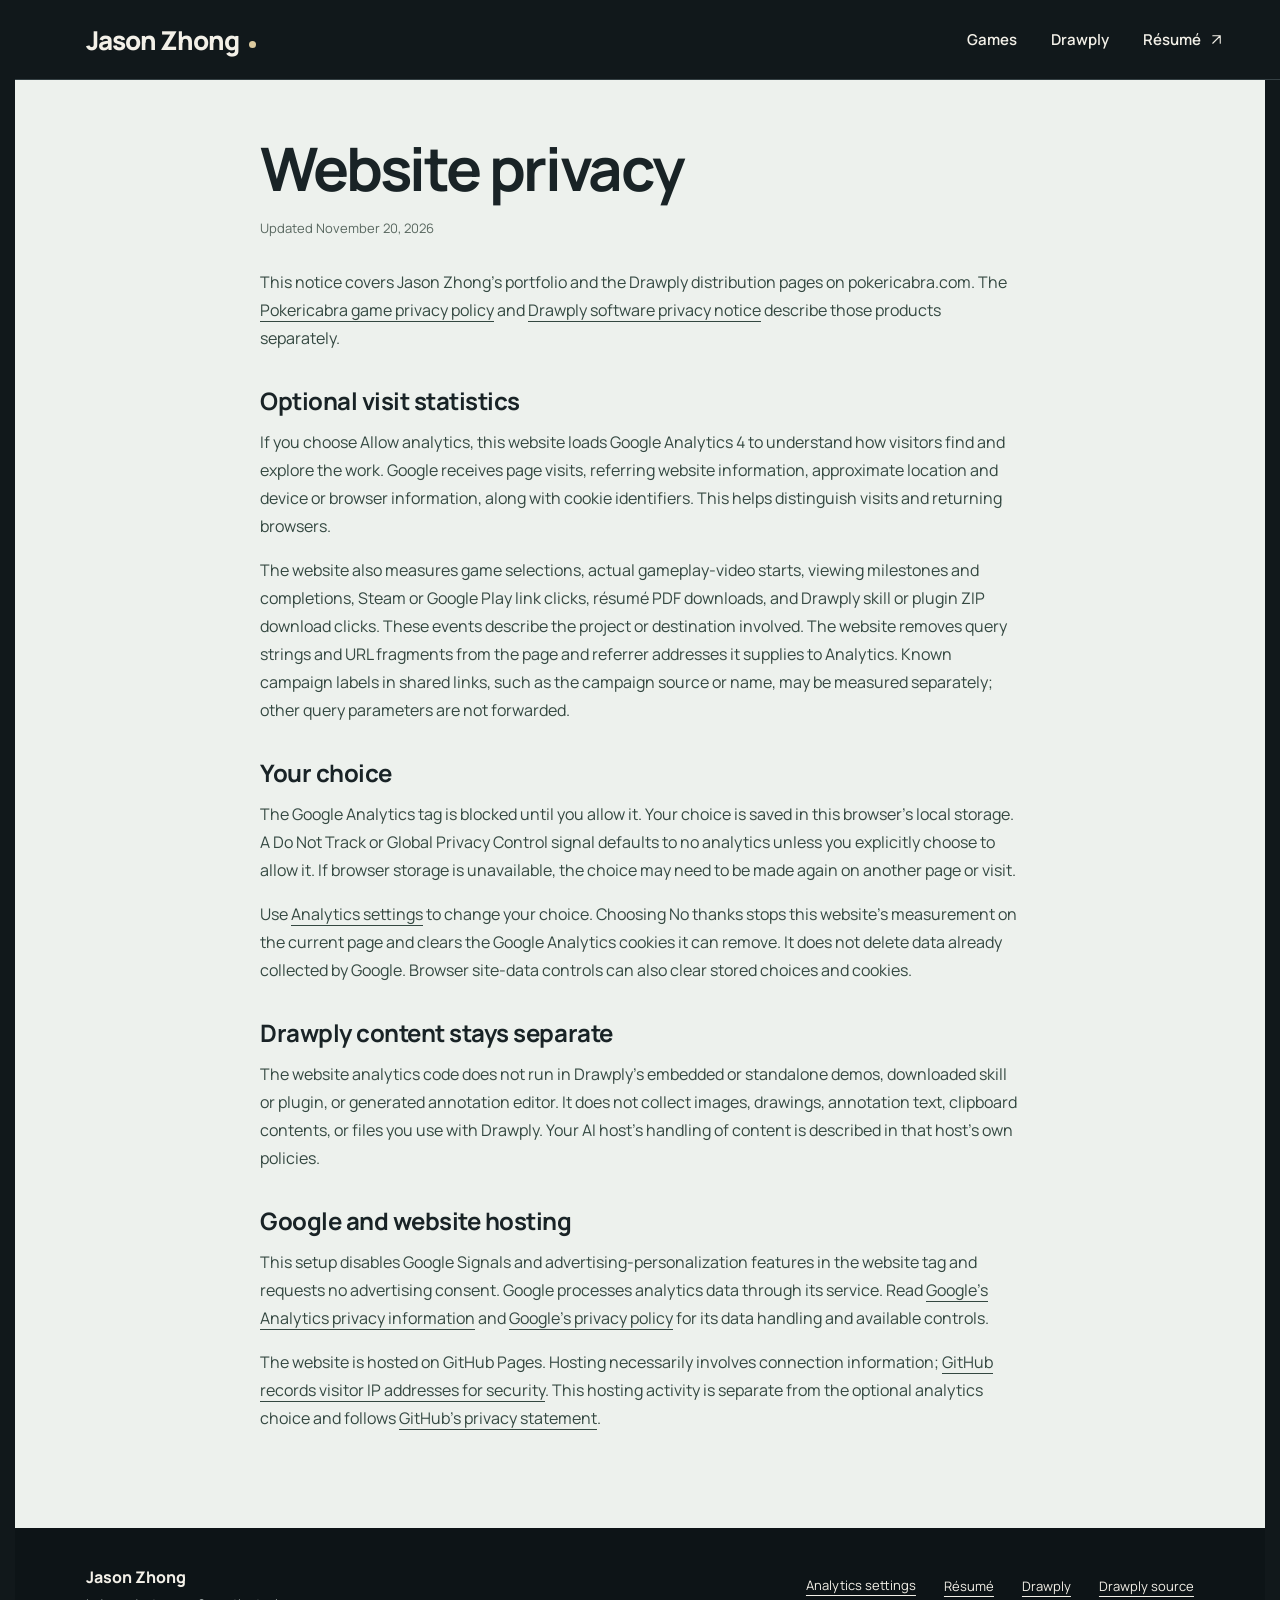
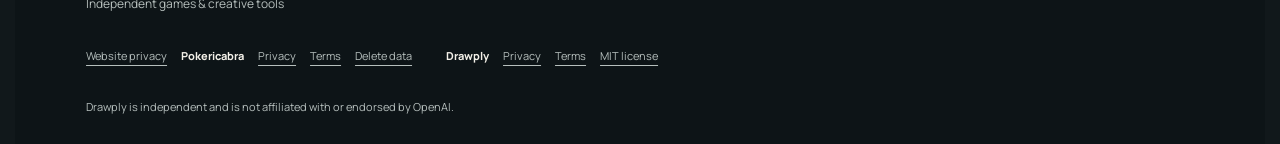
<file: website-privacy.html>
<!doctype html>
<html lang="en"><head><meta charset="utf-8"><meta name="viewport" content="width=device-width,initial-scale=1"><meta name="theme-color" content="#11181b"><meta name="referrer" content="no-referrer"><title>Website privacy — Jason Zhong</title><meta name="description" content="How optional analytics works on Jason Zhong's game portfolio and Drawply distribution pages."><link rel="canonical" href="https://pokericabra.com/website-privacy.html"><link rel="icon" href="/assets/brand.svg" type="image/svg+xml"><link rel="stylesheet" href="/home.css">
  <meta name="ga4-measurement-id" content="G-4689EX3H86">
  <link rel="stylesheet" href="/assets/analytics.css?v=20261120-1">
  <script defer src="/assets/analytics.js?v=20261120-1"></script>
</head><body class="resume-page website-privacy"><header class="nav site-header">
  <div class="wrap header-wrap">
    <a class="skip-link" href="#main">Skip to content</a>
    <a class="wordmark" href="/" aria-label="Jason Zhong home">Jason Zhong<span class="brand-dot" aria-hidden="true"></span></a>
    <nav class="main-nav" aria-label="Main navigation">
      <a class="nav-games" href="/#projects">Games</a>
      <a href="/#drawply">Drawply</a>
      <a href="/resume.html">Résumé <svg viewBox="0 0 24 24" aria-hidden="true"><path d="M6 18 18 6M6 6h12v12"/></svg></a>
    </nav>
  </div>
</header>
<main id="main" class="wrap website-privacy-main">
<h1>Website privacy</h1><p class="privacy-date">Updated November 20, 2026</p>
<p>This notice covers Jason Zhong’s portfolio and the Drawply distribution pages on pokericabra.com. The <a href="/privacy-policy.html">Pokericabra game privacy policy</a> and <a href="/drawply/privacy.html">Drawply software privacy notice</a> describe those products separately.</p>
<h2>Optional visit statistics</h2>
<p>If you choose Allow analytics, this website loads Google Analytics 4 to understand how visitors find and explore the work. Google receives page visits, referring website information, approximate location and device or browser information, along with cookie identifiers. This helps distinguish visits and returning browsers.</p>
<p>The website also measures game selections, actual gameplay-video starts, viewing milestones and completions, Steam or Google Play link clicks, résumé PDF downloads, and Drawply skill or plugin ZIP download clicks. These events describe the project or destination involved. The website removes query strings and URL fragments from the page and referrer addresses it supplies to Analytics. Known campaign labels in shared links, such as the campaign source or name, may be measured separately; other query parameters are not forwarded.</p>
<h2>Your choice</h2>
<p>The Google Analytics tag is blocked until you allow it. Your choice is saved in this browser’s local storage. A Do Not Track or Global Privacy Control signal defaults to no analytics unless you explicitly choose to allow it. If browser storage is unavailable, the choice may need to be made again on another page or visit.</p>
<p>Use <button class="analytics-settings analytics-settings-inline" type="button" data-analytics-settings>Analytics settings</button> to change your choice. Choosing No thanks stops this website’s measurement on the current page and clears the Google Analytics cookies it can remove. It does not delete data already collected by Google. Browser site-data controls can also clear stored choices and cookies.</p>
<h2>Drawply content stays separate</h2>
<p>The website analytics code does not run in Drawply’s embedded or standalone demos, downloaded skill or plugin, or generated annotation editor. It does not collect images, drawings, annotation text, clipboard contents, or files you use with Drawply. Your AI host’s handling of content is described in that host’s own policies.</p>
<h2>Google and website hosting</h2>
<p>This setup disables Google Signals and advertising-personalization features in the website tag and requests no advertising consent. Google processes analytics data through its service. Read <a href="https://support.google.com/analytics/answer/6004245">Google’s Analytics privacy information</a> and <a href="https://policies.google.com/privacy">Google’s privacy policy</a> for its data handling and available controls.</p>
<p>The website is hosted on GitHub Pages. Hosting necessarily involves connection information; <a href="https://docs.github.com/en/pages/getting-started-with-github-pages/what-is-github-pages">GitHub records visitor IP addresses for security</a>. This hosting activity is separate from the optional analytics choice and follows <a href="https://docs.github.com/en/site-policy/privacy-policies/github-general-privacy-statement">GitHub’s privacy statement</a>.</p>
</main><footer class="site-footer"><div class="wrap footer-wrap"><p>Jason Zhong<span>Independent games & creative tools</span></p><div class="footer-links"><button class="analytics-settings" type="button" data-analytics-settings>Analytics settings</button><a href="/resume.html">Résumé</a><a href="/drawply/">Drawply</a><a href="https://github.com/jasonz2008/drawply" target="_blank" rel="noopener noreferrer">Drawply source</a></div><div class="legal-links"><a href="/website-privacy.html">Website privacy</a><span>Pokericabra</span><a href="/privacy-policy.html">Privacy</a><a href="/terms-of-service.html">Terms</a><a href="/delete-data.html">Delete data</a><span>Drawply</span><a href="/drawply/privacy.html">Privacy</a><a href="/drawply/terms.html">Terms</a><a href="/drawply/license.html">MIT license</a></div><p class="independent-note">Drawply is independent and is not affiliated with or endorsed by OpenAI.</p></div></footer><aside id="site-analytics-consent" class="analytics-consent" aria-labelledby="analytics-consent-title" aria-describedby="analytics-consent-description" hidden>
  <h2 id="analytics-consent-title">Optional analytics</h2>
  <p id="analytics-consent-description">Help me see which games people explore. Allow Google Analytics to count visits, gameplay views and downloads.</p>
  <a class="analytics-privacy" href="/website-privacy.html">Website privacy</a>
  <div class="analytics-actions"><button type="button" data-analytics-consent="denied">No thanks</button><button type="button" data-analytics-consent="granted">Allow analytics</button></div>
</aside>
</body></html>
</file>
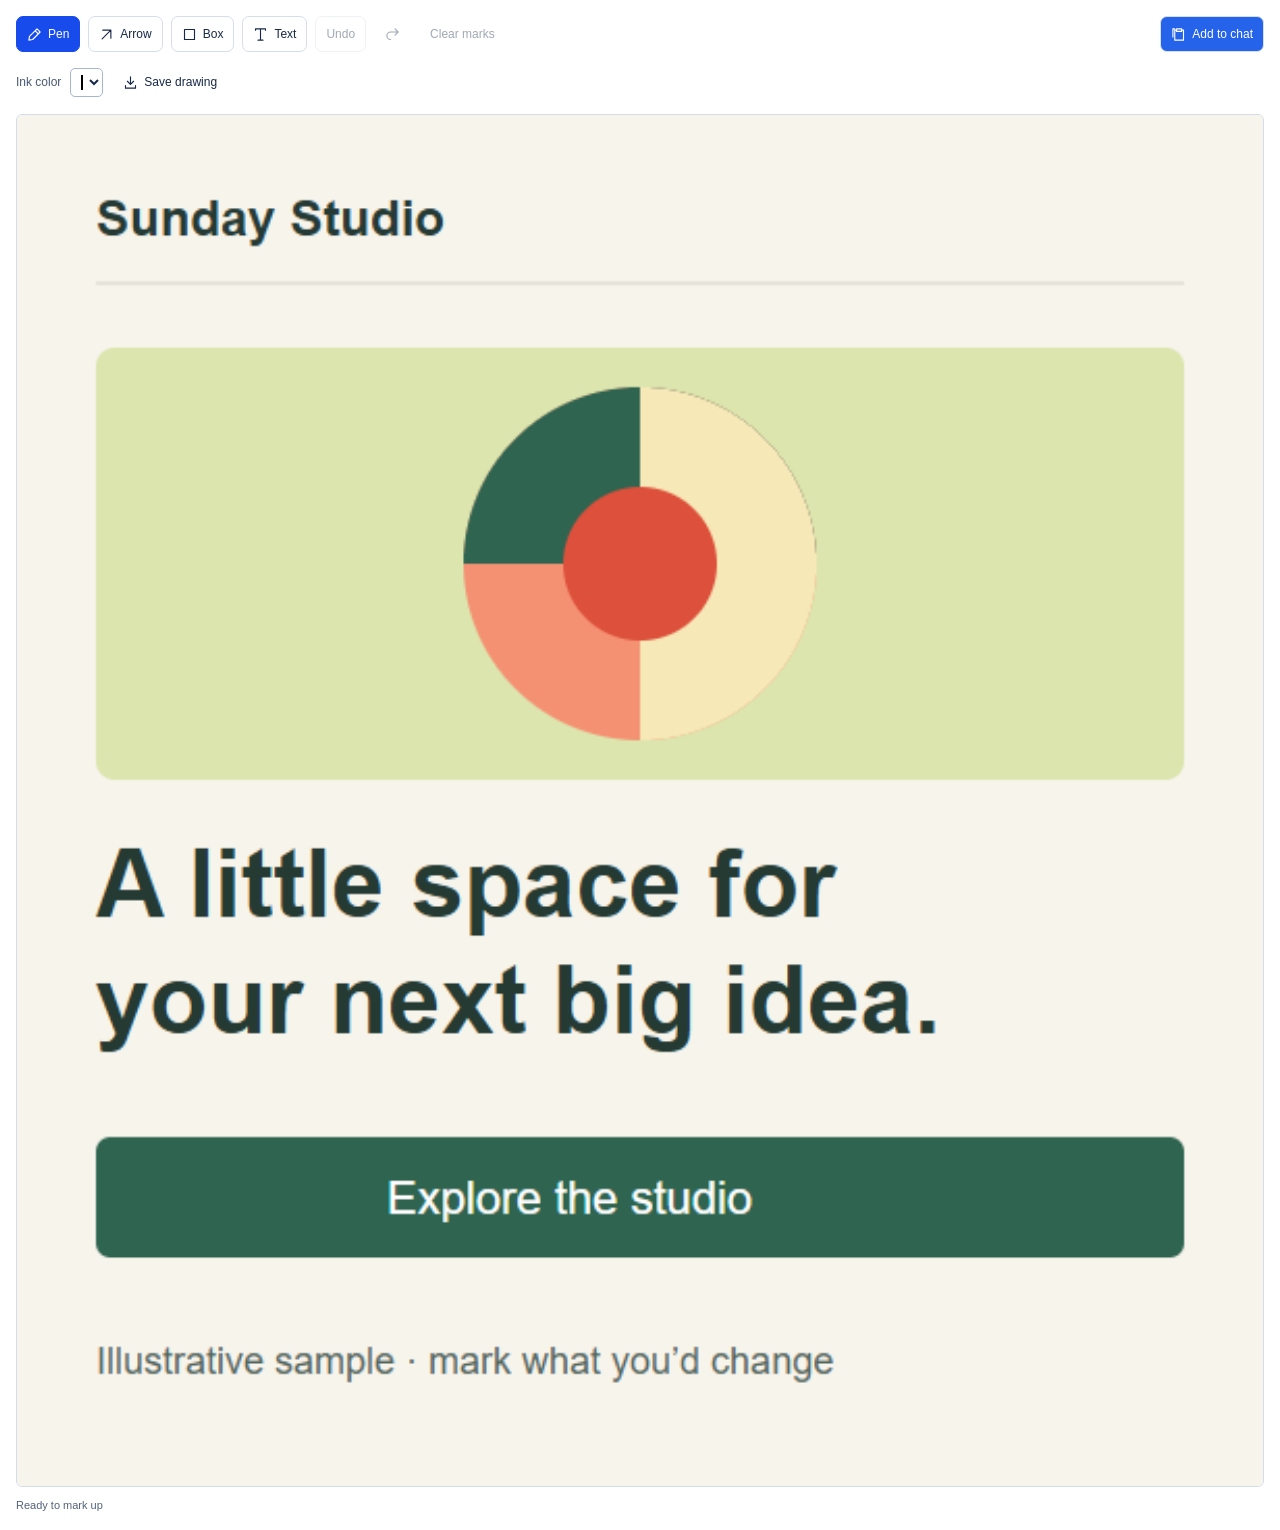
<file: drawply/demo-mobile.html>
<!doctype html><html lang="en"><head><meta charset="utf-8"><meta name="viewport" content="width=device-width,initial-scale=1"><meta name="referrer" content="no-referrer"><title>Try Drawply</title><link rel="stylesheet" href="demo.css"></head><body><style>
#drawply-bdb9426165a3d6ee { display: grid; gap: 12px; }
#drawply-bdb9426165a3d6ee .review-toolbar { display: flex; flex-wrap: wrap; gap: 8px; align-items: center; padding-inline-end: 90px; }
#drawply-bdb9426165a3d6ee .review-tools { display: flex; flex-wrap: wrap; gap: 8px; align-items: center; }
#drawply-bdb9426165a3d6ee .review-add { margin-inline-start: auto; background: #2563eb; color: #ffffff; }
#drawply-bdb9426165a3d6ee .review-add:hover:not(:disabled) { background: #1d4ed8; }
#drawply-bdb9426165a3d6ee .review-stage { width: 100%; position: relative; }
#drawply-bdb9426165a3d6ee canvas { display: block; width: 100%; height: auto; touch-action: none; cursor: crosshair; }
#drawply-bdb9426165a3d6ee .review-text-editor { position: absolute; width: min(220px, 100%); z-index: 1; }
#drawply-bdb9426165a3d6ee .review-stage { border: 1px solid var(--border); }
#drawply-bdb9426165a3d6ee .review-text-editor textarea { field-sizing: content; }
#drawply-bdb9426165a3d6ee .review-text-editor[hidden] { display: none; }
</style>
<div id="drawply-bdb9426165a3d6ee">
  <div class="review-toolbar" aria-label="Drawing tools">
    <div class="review-tools">
    <button type="button" class="btn" data-tool="pen" aria-pressed="true"><svg viewBox="0 0 24 24" fill="none" stroke="currentColor" stroke-width="1.8" stroke-linecap="round" stroke-linejoin="round" aria-hidden="true"><path d="M16 3l5 5-12 12-6 1 1-6Z M13 6l5 5"/></svg> Pen</button>
    <button type="button" class="btn" data-tool="arrow" aria-pressed="false"><svg viewBox="0 0 24 24" fill="none" stroke="currentColor" stroke-width="1.8" stroke-linecap="round" stroke-linejoin="round" aria-hidden="true"><path d="M5 19 19 5 M6 5h13v13"/></svg> Arrow</button>
    <button type="button" class="btn" data-tool="box" aria-pressed="false"><svg viewBox="0 0 24 24" fill="none" stroke="currentColor" stroke-width="1.8" stroke-linecap="round" stroke-linejoin="round" aria-hidden="true"><path d="M4 4h16v16H4Z"/></svg> Box</button>
    <button type="button" class="btn" data-tool="text" aria-pressed="false"><svg viewBox="0 0 24 24" fill="none" stroke="currentColor" stroke-width="1.8" stroke-linecap="round" stroke-linejoin="round" aria-hidden="true"><path d="M4 5V3h16v2 M12 3v18 M8 21h8"/></svg> Text</button>
    <button type="button" class="btn" id="review-undo" aria-keyshortcuts="Control+Z Meta+Z" data-tooltip="Undo drawing (Ctrl+Z / ⌘Z)" disabled>Undo</button>
    <button type="button" class="btn btn-ghost" id="review-redo" aria-label="Redo" data-tooltip="Redo (Ctrl+Shift+Z)" disabled><svg viewBox="0 0 24 24" fill="none" stroke="currentColor" stroke-width="1.8" stroke-linecap="round" stroke-linejoin="round" aria-hidden="true"><path d="M16 3l5 5-5 5 M21 8H9a6 6 0 0 0 0 12"/></svg></button>
    <button type="button" class="btn btn-ghost" id="review-clear" disabled>Clear marks</button>
    </div>
    <button type="button" class="btn btn-primary review-add" id="review-add-chat" data-tooltip="Copy the image, then paste it in chat" disabled><svg viewBox="0 0 24 24" fill="none" stroke="currentColor" stroke-width="1.8" stroke-linecap="round" stroke-linejoin="round" aria-hidden="true"><path d="M9 5H6v16h14V5h-3 M9 3h8v4H9Z M3 16V3h3"/></svg> Add to chat</button>
  </div>
  <div class="viz-row">
    <label class="form-label" for="review-color">Ink color</label>
    <input type="color" class="form-control form-control-color" id="review-color" value="#ff453a" aria-label="Ink color for pen, arrow, box, and text" list="review-colors">
    <datalist id="review-colors">
      <option value="#ff453a" label="Red"></option>
      <option value="#ff9f0a" label="Orange"></option>
      <option value="#ffd60a" label="Yellow"></option>
      <option value="#30d158" label="Green"></option>
      <option value="#0a84ff" label="Blue"></option>
      <option value="#bf5af2" label="Purple"></option>
      <option value="#ffffff" label="White"></option>
      <option value="#000000" label="Black"></option>
    </datalist>
    <button type="button" class="btn btn-ghost" id="review-export" data-tooltip="Save your drawing, then attach it in the chat" disabled><svg viewBox="0 0 24 24" fill="none" stroke="currentColor" stroke-width="1.8" stroke-linecap="round" stroke-linejoin="round" aria-hidden="true"><path d="M12 3v12 M7 10l5 5 5-5 M4 17v4h16v-4"/></svg> Save drawing</button>
  </div>
  <div class="review-stage">
    <canvas id="review-canvas" width="600" height="660" role="img" aria-label="Visual result. Draw corrections with a mouse or touch, then describe changes in the chat.">Visual result for annotation.</canvas>
    <div id="review-text-editor" class="review-text-editor card" hidden>
      <textarea id="review-text-input" aria-label="Text on result" class="form-control" rows="1" maxlength="240" placeholder="Type here…"></textarea>
      <div class="viz-row">
        <button type="button" class="btn btn-ghost" id="review-text-add" aria-label="Save text"><svg viewBox="0 0 24 24" fill="none" stroke="currentColor" stroke-width="1.8" stroke-linecap="round" stroke-linejoin="round" aria-hidden="true"><path d="m4 12 5 5L20 6"/></svg></button>
        <button type="button" class="btn btn-ghost" id="review-text-cancel" aria-label="Cancel text"><svg viewBox="0 0 24 24" fill="none" stroke="currentColor" stroke-width="1.8" stroke-linecap="round" stroke-linejoin="round" aria-hidden="true"><path d="m5 5 14 14 M5 19 19 5"/></svg></button>
      </div>
    </div>
  </div>
  <span class="text-small" id="review-status" role="status" aria-live="polite">Loading result…</span>
</div>
<script>
(() => {
  const root = document.getElementById('drawply-bdb9426165a3d6ee');
  const canvas = root.querySelector('#review-canvas');
  const ctx = canvas.getContext('2d');
  const status = root.querySelector('#review-status');
  const undo = root.querySelector('#review-undo');
  const clear = root.querySelector('#review-clear');
  const color = root.querySelector('#review-color');
  const exportButton = root.querySelector('#review-export');
  const addChat = root.querySelector('#review-add-chat');
  const textEditor = root.querySelector('#review-text-editor');
  const textInput = root.querySelector('#review-text-input');
  const textAdd = root.querySelector('#review-text-add');
  const textCancel = root.querySelector('#review-text-cancel');
  const source = "illustrative-sample-mobile.png";
  const image = new Image();
  const fontSize = Math.min(32, Math.max(12, Math.floor(600/24)));
  const lineHeight = Math.ceil(fontSize*1.25);
  const textFont = `500 ${fontSize}px sans-serif`;
  let strokes = [], active = null, tool = 'pen', loaded = false, busy = false;
  let draft = null, editing = -1, past = [], future = [];
  let locallyEdited = false, restoredCompact = false, saveTimer;
  const copy = items => items.slice();
  const redo = root.querySelector('#review-redo');
  function remember() { past.push(copy(strokes)); if(past.length>50)past.shift(); future=[]; }
  // Annotation ink is a user-selected color and must survive theme changes.
  const defaultInk = '#ff453a';
  let ink = defaultInk;
  const validInk = value => typeof value === 'string' && /^#[0-9a-f]{6}$/i.test(value);
  const savedStateBytes = 12500;
  function point(e) {
    const r = canvas.getBoundingClientRect();
    return [Math.round(Math.max(0, Math.min(600, (e.clientX-r.left)*600/r.width))),
      Math.round(Math.max(0, Math.min(660, (e.clientY-r.top)*660/r.height)))];
  }
  function paint(s) {
    const points = s.points;
    if (!points.length) return;
    ctx.strokeStyle = s.ink || defaultInk; ctx.fillStyle = s.ink || defaultInk; ctx.lineWidth = 6;
    ctx.lineCap = 'round'; ctx.lineJoin = 'round';
    const a = points[0], b = points[points.length-1];
    if (s.tool === 'text') {
      ctx.font = textFont; ctx.textBaseline = 'top';
      ctx.lineWidth = 4;
      // Contrast backing is part of the annotation, independent of the host theme.
      const rgb = (s.ink || defaultInk).slice(1).match(/../g).map(v => parseInt(v,16));
      ctx.strokeStyle = (rgb[0]*299+rgb[1]*587+rgb[2]*114)/1000 > 140 ? '#000000' : '#ffffff';
      s.text.split('\n').forEach((line,i) => {
        ctx.strokeText(line,a[0],a[1]+i*lineHeight);
        ctx.fillText(line,a[0],a[1]+i*lineHeight);
      });
      return;
    }
    ctx.beginPath();
    if (s.tool === 'box') {
      ctx.strokeRect(a[0], a[1], b[0]-a[0], b[1]-a[1]);
    } else {
      ctx.moveTo(a[0], a[1]);
      if (s.tool === 'arrow') ctx.lineTo(b[0], b[1]);
      else points.slice(1).forEach(p => ctx.lineTo(p[0], p[1]));
      ctx.stroke();
      if (s.tool === 'arrow' && (a[0] !== b[0] || a[1] !== b[1])) {
        const angle = Math.atan2(b[1]-a[1], b[0]-a[0]);
        ctx.beginPath();
        ctx.moveTo(b[0]-20*Math.cos(angle-0.5), b[1]-20*Math.sin(angle-0.5));
        ctx.lineTo(b[0], b[1]);
        ctx.lineTo(b[0]-20*Math.cos(angle+0.5), b[1]-20*Math.sin(angle+0.5));
        ctx.stroke();
      } else if (points.length === 1) {
        ctx.beginPath(); ctx.arc(a[0], a[1], 3, 0, Math.PI*2); ctx.fill();
      }
    }
  }
  function render() {
    if (!loaded) return;
    ctx.clearRect(0,0,600,660); ctx.drawImage(image,0,0,600,660);
    strokes.forEach((s,i)=>{if(i!==editing)paint(s);}); if (active) paint(active);
    addChat.disabled = !loaded || busy;
    addChat.setAttribute('aria-busy', String(busy));
    root.querySelectorAll('[data-tool]').forEach(button => { button.disabled = busy; });
    color.disabled = busy;
    textInput.disabled = busy;
    textCancel.disabled = busy;
    undo.disabled = !past.length || busy;
    redo.disabled = !future.length || busy;
    clear.disabled = !strokes.length || busy;
    exportButton.disabled = busy || !loaded;
    textAdd.disabled = busy || !textInput.value.trim();
  }
  function textMark() {
    ctx.font = textFont;
    const lines = [];
    for (const paragraph of textInput.value.slice(0,240).split('\n')) {
      let line = '';
      for (const char of paragraph) {
        if (line && ctx.measureText(line+char).width > Math.min(600, 600 - 12)) {lines.push(line);line='';}
        line += char;
      }
      lines.push(line);
    }
    const width = Math.max(...lines.map(line => ctx.measureText(line).width));
    const x = Math.max(6,Math.min(draft[0],(600-6)-width));
    const y = Math.max(6,Math.min(draft[1],(660-6)-lines.length*lineHeight));
    return {tool:'text',points:[[x,y]],ink,text:lines.join('\n'),fontSize,lineHeight,fontFamily:'sans-serif'};
  }
  function closeText() {
    draft=null; editing=-1; textInput.value=''; textEditor.hidden=true; render();
  }
  function addText() {
    if (!draft) return true;
    if (textInput.value.trim()) {
      if (textInput.value.split('\n').length>12) {status.textContent='Use up to 12 lines per text note.';return false;}
      const mark = textMark();
      if (mark.text.split('\n').length*lineHeight > 660-12) {status.textContent='This note is too tall. Use a shorter note.';return false;}
      const next=copy(strokes); if(editing>=0)next[editing]=mark;else next.push(mark);
      remember();strokes=next;
    }
    closeText();persist();status.textContent=`${strokes.length} marks`;return true;
  }
  // Only the host snapshot is simplified. Live strokes, history and PNGs stay exact.
  function simplify(points, tolerance) {
    if (points.length < 3) return points;
    const keep = new Uint8Array(points.length), stack = [[0, points.length-1]];
    keep[0] = keep[points.length-1] = 1;
    while (stack.length) {
      const [first,last] = stack.pop(), a = points[first], b = points[last];
      const dx = b[0]-a[0], dy = b[1]-a[1], length = dx*dx+dy*dy;
      let farthest = -1, distance = tolerance*tolerance;
      for (let i=first+1;i<last;i++) {
        const p = points[i], t = length ? Math.max(0,Math.min(1,((p[0]-a[0])*dx+(p[1]-a[1])*dy)/length)) : 0;
        const d = (p[0]-a[0]-t*dx)**2+(p[1]-a[1]-t*dy)**2;
        if (d>distance) {distance=d;farthest=i;}
      }
      if (farthest>=0) {keep[farthest]=1;stack.push([first,farthest],[farthest,last]);}
    }
    return points.filter((_,i)=>keep[i]);
  }
  function snapshot() {
    const result = {modelContent:{version:1,source,width:600,height:660,strokes},
      privateContent:{tool,ink}};
    const fits = () => new TextEncoder().encode(JSON.stringify(result)).length <= savedStateBytes;
    if (fits()) return result;
    const model = result.modelContent;
    model.simplified = true;
    model.totalMarks = strokes.length;
    model.note = 'Compact drawing reference. The live canvas and exported PNG retain full detail; use the PNG for exact interpretation.';
    for (let tolerance=1;tolerance<=Math.max(600,660)*2;tolerance*=2) {
      model.strokes = strokes.map(s=>s.tool==='pen' ? {...s,points:simplify(s.points,tolerance)} : s);
      if (fits()) return result;
    }
    // Even thousands of separate text/box marks must not limit the live drawing.
    // Save the largest recent subset that fits, and explicitly flag missing context.
    const compact = model.strokes;
    let low=0,high=compact.length;
    while (low<high) {
      const count=Math.ceil((low+high)/2);
      model.strokes=compact.slice(compact.length-count);
      model.omittedMarks=compact.length-count;
      if(fits())low=count;else high=count-1;
    }
    model.strokes=compact.slice(compact.length-low);
    model.omittedMarks=compact.length-low;
    return result;
  }
  function persist() {
    locallyEdited = true;
    clearTimeout(saveTimer);
    // Saving is best-effort and never replaces or blocks the editable drawing.
    saveTimer = setTimeout(() => {
      try { Promise.resolve(window.openai?.setWidgetState?.(snapshot())).catch(() => {}); }
      catch (_) { /* Keep the full drawing and PNG export available. */ }
    }, 150);
  }
  function restore(state) {
    const s = state?.modelContent?.strokes ? {...state.modelContent,...state.privateContent} : state?.privateContent;
    if (!s || s.version !== 1 || s.source !== source || !Array.isArray(s.strokes)) return;
    const valid = s.strokes.every(v => v && ['pen','arrow','box','text'].includes(v.tool) &&
      (v.ink === undefined || validInk(v.ink)) && Array.isArray(v.points) &&
      (v.tool !== 'text' || (typeof v.text === 'string' && v.text.length<=260 && v.text.split('\n').length<=18)) &&
      v.points.every(p => Array.isArray(p) && p.length === 2 && p.every(Number.isFinite)));
    if (!valid) return;
    strokes = s.strokes;
    restoredCompact = Boolean(s.simplified || s.omittedMarks);
    ink = validInk(s.ink) ? s.ink : defaultInk;
    color.value = ink;
    if (['pen','arrow','box','text'].includes(s.tool)) tool = s.tool;
    root.querySelectorAll('[data-tool]').forEach(b => b.setAttribute('aria-pressed', String(b.dataset.tool === tool)));
    render();
  }
  function finish(e) {
    if (!active || (e && e.pointerId !== active.pointerId)) return;
    const finished = {tool:active.tool,points:active.points,ink:active.ink};
    active = null;
    remember();strokes.push(finished);
    if (e && canvas.hasPointerCapture(e.pointerId)) canvas.releasePointerCapture(e.pointerId);
    render(); persist();
    status.textContent = `${strokes.length} mark${strokes.length === 1 ? '' : 's'}`;
  }
  canvas.addEventListener('pointerdown', e => {
    if (!loaded || busy || active || e.button !== 0) return;
    if (!addText()) return;
    e.preventDefault();
    if (tool === 'text') {
      const p=point(e);editing=-1;ctx.font=textFont;
      for(let i=strokes.length-1;i>=0;i--){const s=strokes[i];if(s.tool!=='text')continue;const a=s.points[0],lines=s.text.split('\n'),w=Math.max(...lines.map(t=>ctx.measureText(t).width));if(p[0]>=a[0]-12&&p[0]<=a[0]+w+12&&p[1]>=a[1]-12&&p[1]<=a[1]+lines.length*lineHeight+12){editing=i;break;}}
      draft=editing<0?p:strokes[editing].points[0];textInput.value=editing<0?'':strokes[editing].text;if(editing>=0){ink=strokes[editing].ink;color.value=ink;}textEditor.hidden=false;
      textEditor.style.left=`clamp(0px, ${draft[0]/600*100}%, max(0px, 100% - 220px))`;
      textEditor.style.top=`clamp(0px, ${draft[1]/660*100}%, max(0px, 100% - 110px))`;
      textInput.focus({preventScroll:true});render();return;
    }
    canvas.setPointerCapture(e.pointerId);
    // Keep keyboard shortcuts in this frame after drawing, after editing text.
    root.querySelector(`[data-tool="${tool}"]`).focus({preventScroll:true});
    active = {tool,points:[point(e)],pointerId:e.pointerId,ink}; render();
  });
  canvas.addEventListener('pointermove', e => {
    if (!active || e.pointerId !== active.pointerId) return;
    const p = point(e), last = active.points[active.points.length-1];
    if (active.tool !== 'pen') active.points = [active.points[0],p];
    else if (p[0] !== last[0] || p[1] !== last[1]) active.points.push(p);
    render();
  });
  canvas.addEventListener('pointerup', finish);
  canvas.addEventListener('pointercancel', finish);
  canvas.addEventListener('lostpointercapture', finish);
  root.querySelectorAll('[data-tool]').forEach(b => b.addEventListener('click', () => {
    if (!addText()) return;
    tool=b.dataset.tool;
    canvas.style.cursor=tool==='text'?'text':'crosshair';
    root.querySelectorAll('[data-tool]').forEach(t => t.setAttribute('aria-pressed',String(t===b)));
    persist();
    status.textContent=tool==='text'?'Click the result to place text.':'Ready to mark up';
  }));
  textInput.addEventListener('input', render);
  textInput.addEventListener('keydown', e => {
    if (e.isComposing) return;
    if (e.key==='Escape') {e.preventDefault();closeText();}
    if (e.key==='Enter' && !e.shiftKey) {e.preventDefault();addText();root.querySelector('[data-tool="text"]').focus({preventScroll:true});}
  });
  textAdd.addEventListener('click',addText);
  textCancel.addEventListener('click',closeText);
  function undoDrawing() {
    if (busy || (!active && !past.length)) return;
    if (active) {
      const id = active.pointerId;
      active = null;
      if (canvas.hasPointerCapture(id)) canvas.releasePointerCapture(id);
    } else {future.push(copy(strokes));strokes=past.pop();}
    render(); persist(); status.textContent=`${strokes.length} marks`;
  }
  undo.addEventListener('click', undoDrawing);
  function redoDrawing(){if(busy||!future.length)return;past.push(copy(strokes));strokes=future.pop();render();persist();}
  redo.addEventListener('click',redoDrawing);
  root.addEventListener('pointerdown',e=>{if(draft&&e.target!==canvas&&!textEditor.contains(e.target)&&e.target!==color)addText();});
  window.addEventListener('keydown', e => {
    if (e.defaultPrevented || e.isComposing || e.altKey ||
      !(e.ctrlKey || e.metaKey) || e.key.toLowerCase() !== 'z') return;
    // Text fields retain their native text undo history.
    if (e.target?.closest?.('input, textarea, select, [contenteditable]:not([contenteditable="false"])')) return;
    if (busy) return;
    e.preventDefault(); e.stopPropagation(); e.shiftKey?redoDrawing():undoDrawing();
  }, true);
  color.addEventListener('input', () => {
    if (!validInk(color.value)) return;
    ink = color.value; render();persist();
  });
  clear.addEventListener('click', () => {remember();strokes=[]; closeText();render(); persist(); status.textContent='Marks cleared. Undo restores them.';});
  addChat.addEventListener('click', async () => {
    if (!loaded || busy || !addText()) return;
    if (!navigator.clipboard?.write || typeof ClipboardItem === 'undefined') {
      status.textContent='Clipboard is unavailable here. Use Save drawing, then attach the PNG in chat.';
      return;
    }
    busy=true; render(); status.textContent='Copying image…';
    try {
      // Start the clipboard write during the click; PNG encoding resolves asynchronously.
      const png = new Promise((resolve, reject) => canvas.toBlob(blob => {
        if (blob) resolve(blob); else reject(new Error('PNG encoding failed'));
      }, 'image/png'));
      png.catch(() => {});
      await navigator.clipboard.write([new ClipboardItem({'image/png':png})]);
      status.textContent='Copied. Click the chat box and paste (Ctrl+V / ⌘V) to attach it.';
    } catch (_) {
      status.textContent='Could not copy the image. Use Save drawing, then attach the PNG in chat.';
    } finally { busy=false; render(); }
  });
  exportButton.addEventListener('click', () => {
    if (!addText()) return;
    try {
      render();const a=document.createElement('a');a.download='marked-result.png';a.href=canvas.toDataURL('image/png');a.click();
      status.textContent='Attach the saved drawing in chat with your instructions.';
    } catch (_) {status.textContent='Could not save the drawing. Your marks are still here; try again.';}
  });
  window.addEventListener('openai:set_globals', e => {
    if (!locallyEdited && !active && !draft && !busy && e.detail?.globals?.widgetState) restore(e.detail.globals.widgetState);
  });
  restore(window.openai?.widgetState);
  image.onload=()=>{loaded=true;render();status.textContent=restoredCompact?'Restored a compact preview. The previously exported PNG retains the original detail.':'Ready to mark up';};
  image.onerror=()=>{status.textContent='Screenshot could not load.';};
  image.src='[data-uri]';
})();
</script>
<script>const review=document.querySelector("[id^=drawply-]");new ResizeObserver(()=>parent.postMessage({type:"drawply-demo-size",height:Math.ceil(review.getBoundingClientRect().height+32)},"*")).observe(review);</script></body></html>
</file>
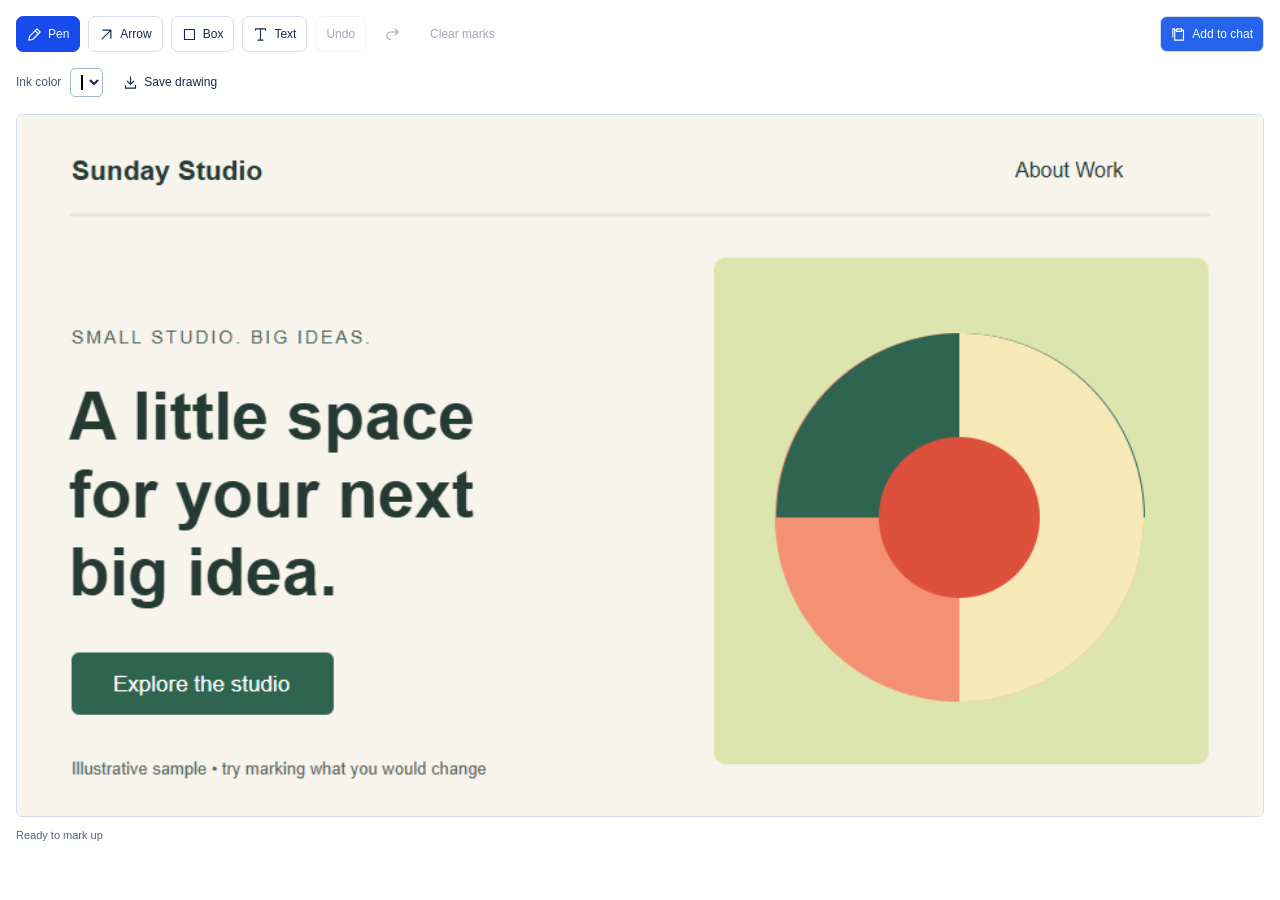
<file: drawply/demo.html>
<!doctype html><html lang="en"><head><meta charset="utf-8"><meta name="viewport" content="width=device-width,initial-scale=1"><meta name="referrer" content="no-referrer"><title>Try Drawply</title><link rel="stylesheet" href="demo.css"></head><body><style>
#drawply-eee2ef7855256a01 { display: grid; gap: 12px; }
#drawply-eee2ef7855256a01 .review-toolbar { display: flex; flex-wrap: wrap; gap: 8px; align-items: center; padding-inline-end: 90px; }
#drawply-eee2ef7855256a01 .review-tools { display: flex; flex-wrap: wrap; gap: 8px; align-items: center; }
#drawply-eee2ef7855256a01 .review-add { margin-inline-start: auto; background: #2563eb; color: #ffffff; }
#drawply-eee2ef7855256a01 .review-add:hover:not(:disabled) { background: #1d4ed8; }
#drawply-eee2ef7855256a01 .review-stage { width: 100%; position: relative; }
#drawply-eee2ef7855256a01 canvas { display: block; width: 100%; height: auto; touch-action: none; cursor: crosshair; }
#drawply-eee2ef7855256a01 .review-text-editor { position: absolute; width: min(220px, 100%); z-index: 1; }
#drawply-eee2ef7855256a01 .review-stage { border: 1px solid var(--border); }
#drawply-eee2ef7855256a01 .review-text-editor textarea { field-sizing: content; }
#drawply-eee2ef7855256a01 .review-text-editor[hidden] { display: none; }
</style>
<div id="drawply-eee2ef7855256a01">
  <div class="review-toolbar" aria-label="Drawing tools">
    <div class="review-tools">
    <button type="button" class="btn" data-tool="pen" aria-pressed="true"><svg viewBox="0 0 24 24" fill="none" stroke="currentColor" stroke-width="1.8" stroke-linecap="round" stroke-linejoin="round" aria-hidden="true"><path d="M16 3l5 5-12 12-6 1 1-6Z M13 6l5 5"/></svg> Pen</button>
    <button type="button" class="btn" data-tool="arrow" aria-pressed="false"><svg viewBox="0 0 24 24" fill="none" stroke="currentColor" stroke-width="1.8" stroke-linecap="round" stroke-linejoin="round" aria-hidden="true"><path d="M5 19 19 5 M6 5h13v13"/></svg> Arrow</button>
    <button type="button" class="btn" data-tool="box" aria-pressed="false"><svg viewBox="0 0 24 24" fill="none" stroke="currentColor" stroke-width="1.8" stroke-linecap="round" stroke-linejoin="round" aria-hidden="true"><path d="M4 4h16v16H4Z"/></svg> Box</button>
    <button type="button" class="btn" data-tool="text" aria-pressed="false"><svg viewBox="0 0 24 24" fill="none" stroke="currentColor" stroke-width="1.8" stroke-linecap="round" stroke-linejoin="round" aria-hidden="true"><path d="M4 5V3h16v2 M12 3v18 M8 21h8"/></svg> Text</button>
    <button type="button" class="btn" id="review-undo" aria-keyshortcuts="Control+Z Meta+Z" data-tooltip="Undo drawing (Ctrl+Z / ⌘Z)" disabled>Undo</button>
    <button type="button" class="btn btn-ghost" id="review-redo" aria-label="Redo" data-tooltip="Redo (Ctrl+Shift+Z)" disabled><svg viewBox="0 0 24 24" fill="none" stroke="currentColor" stroke-width="1.8" stroke-linecap="round" stroke-linejoin="round" aria-hidden="true"><path d="M16 3l5 5-5 5 M21 8H9a6 6 0 0 0 0 12"/></svg></button>
    <button type="button" class="btn btn-ghost" id="review-clear" disabled>Clear marks</button>
    </div>
    <button type="button" class="btn btn-primary review-add" id="review-add-chat" data-tooltip="Copy the image, then paste it in chat" disabled><svg viewBox="0 0 24 24" fill="none" stroke="currentColor" stroke-width="1.8" stroke-linecap="round" stroke-linejoin="round" aria-hidden="true"><path d="M9 5H6v16h14V5h-3 M9 3h8v4H9Z M3 16V3h3"/></svg> Add to chat</button>
  </div>
  <div class="viz-row">
    <label class="form-label" for="review-color">Ink color</label>
    <input type="color" class="form-control form-control-color" id="review-color" value="#ff453a" aria-label="Ink color for pen, arrow, box, and text" list="review-colors">
    <datalist id="review-colors">
      <option value="#ff453a" label="Red"></option>
      <option value="#ff9f0a" label="Orange"></option>
      <option value="#ffd60a" label="Yellow"></option>
      <option value="#30d158" label="Green"></option>
      <option value="#0a84ff" label="Blue"></option>
      <option value="#bf5af2" label="Purple"></option>
      <option value="#ffffff" label="White"></option>
      <option value="#000000" label="Black"></option>
    </datalist>
    <button type="button" class="btn btn-ghost" id="review-export" data-tooltip="Save your drawing, then attach it in the chat" disabled><svg viewBox="0 0 24 24" fill="none" stroke="currentColor" stroke-width="1.8" stroke-linecap="round" stroke-linejoin="round" aria-hidden="true"><path d="M12 3v12 M7 10l5 5 5-5 M4 17v4h16v-4"/></svg> Save drawing</button>
  </div>
  <div class="review-stage">
    <canvas id="review-canvas" width="960" height="540" role="img" aria-label="Visual result. Draw corrections with a mouse or touch, then describe changes in the chat.">Visual result for annotation.</canvas>
    <div id="review-text-editor" class="review-text-editor card" hidden>
      <textarea id="review-text-input" aria-label="Text on result" class="form-control" rows="1" maxlength="240" placeholder="Type here…"></textarea>
      <div class="viz-row">
        <button type="button" class="btn btn-ghost" id="review-text-add" aria-label="Save text"><svg viewBox="0 0 24 24" fill="none" stroke="currentColor" stroke-width="1.8" stroke-linecap="round" stroke-linejoin="round" aria-hidden="true"><path d="m4 12 5 5L20 6"/></svg></button>
        <button type="button" class="btn btn-ghost" id="review-text-cancel" aria-label="Cancel text"><svg viewBox="0 0 24 24" fill="none" stroke="currentColor" stroke-width="1.8" stroke-linecap="round" stroke-linejoin="round" aria-hidden="true"><path d="m5 5 14 14 M5 19 19 5"/></svg></button>
      </div>
    </div>
  </div>
  <span class="text-small" id="review-status" role="status" aria-live="polite">Loading result…</span>
</div>
<script>
(() => {
  const root = document.getElementById('drawply-eee2ef7855256a01');
  const canvas = root.querySelector('#review-canvas');
  const ctx = canvas.getContext('2d');
  const status = root.querySelector('#review-status');
  const undo = root.querySelector('#review-undo');
  const clear = root.querySelector('#review-clear');
  const color = root.querySelector('#review-color');
  const exportButton = root.querySelector('#review-export');
  const addChat = root.querySelector('#review-add-chat');
  const textEditor = root.querySelector('#review-text-editor');
  const textInput = root.querySelector('#review-text-input');
  const textAdd = root.querySelector('#review-text-add');
  const textCancel = root.querySelector('#review-text-cancel');
  const source = "illustrative-sample.png";
  const image = new Image();
  const fontSize = Math.min(32, Math.max(12, Math.floor(960/24)));
  const lineHeight = Math.ceil(fontSize*1.25);
  const textFont = `500 ${fontSize}px sans-serif`;
  let strokes = [], active = null, tool = 'pen', loaded = false, busy = false;
  let draft = null, editing = -1, past = [], future = [];
  let locallyEdited = false, restoredCompact = false, saveTimer;
  const copy = items => items.slice();
  const redo = root.querySelector('#review-redo');
  function remember() { past.push(copy(strokes)); if(past.length>50)past.shift(); future=[]; }
  // Annotation ink is a user-selected color and must survive theme changes.
  const defaultInk = '#ff453a';
  let ink = defaultInk;
  const validInk = value => typeof value === 'string' && /^#[0-9a-f]{6}$/i.test(value);
  const savedStateBytes = 12500;
  function point(e) {
    const r = canvas.getBoundingClientRect();
    return [Math.round(Math.max(0, Math.min(960, (e.clientX-r.left)*960/r.width))),
      Math.round(Math.max(0, Math.min(540, (e.clientY-r.top)*540/r.height)))];
  }
  function paint(s) {
    const points = s.points;
    if (!points.length) return;
    ctx.strokeStyle = s.ink || defaultInk; ctx.fillStyle = s.ink || defaultInk; ctx.lineWidth = 6;
    ctx.lineCap = 'round'; ctx.lineJoin = 'round';
    const a = points[0], b = points[points.length-1];
    if (s.tool === 'text') {
      ctx.font = textFont; ctx.textBaseline = 'top';
      ctx.lineWidth = 4;
      // Contrast backing is part of the annotation, independent of the host theme.
      const rgb = (s.ink || defaultInk).slice(1).match(/../g).map(v => parseInt(v,16));
      ctx.strokeStyle = (rgb[0]*299+rgb[1]*587+rgb[2]*114)/1000 > 140 ? '#000000' : '#ffffff';
      s.text.split('\n').forEach((line,i) => {
        ctx.strokeText(line,a[0],a[1]+i*lineHeight);
        ctx.fillText(line,a[0],a[1]+i*lineHeight);
      });
      return;
    }
    ctx.beginPath();
    if (s.tool === 'box') {
      ctx.strokeRect(a[0], a[1], b[0]-a[0], b[1]-a[1]);
    } else {
      ctx.moveTo(a[0], a[1]);
      if (s.tool === 'arrow') ctx.lineTo(b[0], b[1]);
      else points.slice(1).forEach(p => ctx.lineTo(p[0], p[1]));
      ctx.stroke();
      if (s.tool === 'arrow' && (a[0] !== b[0] || a[1] !== b[1])) {
        const angle = Math.atan2(b[1]-a[1], b[0]-a[0]);
        ctx.beginPath();
        ctx.moveTo(b[0]-20*Math.cos(angle-0.5), b[1]-20*Math.sin(angle-0.5));
        ctx.lineTo(b[0], b[1]);
        ctx.lineTo(b[0]-20*Math.cos(angle+0.5), b[1]-20*Math.sin(angle+0.5));
        ctx.stroke();
      } else if (points.length === 1) {
        ctx.beginPath(); ctx.arc(a[0], a[1], 3, 0, Math.PI*2); ctx.fill();
      }
    }
  }
  function render() {
    if (!loaded) return;
    ctx.clearRect(0,0,960,540); ctx.drawImage(image,0,0,960,540);
    strokes.forEach((s,i)=>{if(i!==editing)paint(s);}); if (active) paint(active);
    addChat.disabled = !loaded || busy;
    addChat.setAttribute('aria-busy', String(busy));
    root.querySelectorAll('[data-tool]').forEach(button => { button.disabled = busy; });
    color.disabled = busy;
    textInput.disabled = busy;
    textCancel.disabled = busy;
    undo.disabled = !past.length || busy;
    redo.disabled = !future.length || busy;
    clear.disabled = !strokes.length || busy;
    exportButton.disabled = busy || !loaded;
    textAdd.disabled = busy || !textInput.value.trim();
  }
  function textMark() {
    ctx.font = textFont;
    const lines = [];
    for (const paragraph of textInput.value.slice(0,240).split('\n')) {
      let line = '';
      for (const char of paragraph) {
        if (line && ctx.measureText(line+char).width > Math.min(600, 960 - 12)) {lines.push(line);line='';}
        line += char;
      }
      lines.push(line);
    }
    const width = Math.max(...lines.map(line => ctx.measureText(line).width));
    const x = Math.max(6,Math.min(draft[0],(960-6)-width));
    const y = Math.max(6,Math.min(draft[1],(540-6)-lines.length*lineHeight));
    return {tool:'text',points:[[x,y]],ink,text:lines.join('\n'),fontSize,lineHeight,fontFamily:'sans-serif'};
  }
  function closeText() {
    draft=null; editing=-1; textInput.value=''; textEditor.hidden=true; render();
  }
  function addText() {
    if (!draft) return true;
    if (textInput.value.trim()) {
      if (textInput.value.split('\n').length>12) {status.textContent='Use up to 12 lines per text note.';return false;}
      const mark = textMark();
      if (mark.text.split('\n').length*lineHeight > 540-12) {status.textContent='This note is too tall. Use a shorter note.';return false;}
      const next=copy(strokes); if(editing>=0)next[editing]=mark;else next.push(mark);
      remember();strokes=next;
    }
    closeText();persist();status.textContent=`${strokes.length} marks`;return true;
  }
  // Only the host snapshot is simplified. Live strokes, history and PNGs stay exact.
  function simplify(points, tolerance) {
    if (points.length < 3) return points;
    const keep = new Uint8Array(points.length), stack = [[0, points.length-1]];
    keep[0] = keep[points.length-1] = 1;
    while (stack.length) {
      const [first,last] = stack.pop(), a = points[first], b = points[last];
      const dx = b[0]-a[0], dy = b[1]-a[1], length = dx*dx+dy*dy;
      let farthest = -1, distance = tolerance*tolerance;
      for (let i=first+1;i<last;i++) {
        const p = points[i], t = length ? Math.max(0,Math.min(1,((p[0]-a[0])*dx+(p[1]-a[1])*dy)/length)) : 0;
        const d = (p[0]-a[0]-t*dx)**2+(p[1]-a[1]-t*dy)**2;
        if (d>distance) {distance=d;farthest=i;}
      }
      if (farthest>=0) {keep[farthest]=1;stack.push([first,farthest],[farthest,last]);}
    }
    return points.filter((_,i)=>keep[i]);
  }
  function snapshot() {
    const result = {modelContent:{version:1,source,width:960,height:540,strokes},
      privateContent:{tool,ink}};
    const fits = () => new TextEncoder().encode(JSON.stringify(result)).length <= savedStateBytes;
    if (fits()) return result;
    const model = result.modelContent;
    model.simplified = true;
    model.totalMarks = strokes.length;
    model.note = 'Compact drawing reference. The live canvas and exported PNG retain full detail; use the PNG for exact interpretation.';
    for (let tolerance=1;tolerance<=Math.max(960,540)*2;tolerance*=2) {
      model.strokes = strokes.map(s=>s.tool==='pen' ? {...s,points:simplify(s.points,tolerance)} : s);
      if (fits()) return result;
    }
    // Even thousands of separate text/box marks must not limit the live drawing.
    // Save the largest recent subset that fits, and explicitly flag missing context.
    const compact = model.strokes;
    let low=0,high=compact.length;
    while (low<high) {
      const count=Math.ceil((low+high)/2);
      model.strokes=compact.slice(compact.length-count);
      model.omittedMarks=compact.length-count;
      if(fits())low=count;else high=count-1;
    }
    model.strokes=compact.slice(compact.length-low);
    model.omittedMarks=compact.length-low;
    return result;
  }
  function persist() {
    locallyEdited = true;
    clearTimeout(saveTimer);
    // Saving is best-effort and never replaces or blocks the editable drawing.
    saveTimer = setTimeout(() => {
      try { Promise.resolve(window.openai?.setWidgetState?.(snapshot())).catch(() => {}); }
      catch (_) { /* Keep the full drawing and PNG export available. */ }
    }, 150);
  }
  function restore(state) {
    const s = state?.modelContent?.strokes ? {...state.modelContent,...state.privateContent} : state?.privateContent;
    if (!s || s.version !== 1 || s.source !== source || !Array.isArray(s.strokes)) return;
    const valid = s.strokes.every(v => v && ['pen','arrow','box','text'].includes(v.tool) &&
      (v.ink === undefined || validInk(v.ink)) && Array.isArray(v.points) &&
      (v.tool !== 'text' || (typeof v.text === 'string' && v.text.length<=260 && v.text.split('\n').length<=18)) &&
      v.points.every(p => Array.isArray(p) && p.length === 2 && p.every(Number.isFinite)));
    if (!valid) return;
    strokes = s.strokes;
    restoredCompact = Boolean(s.simplified || s.omittedMarks);
    ink = validInk(s.ink) ? s.ink : defaultInk;
    color.value = ink;
    if (['pen','arrow','box','text'].includes(s.tool)) tool = s.tool;
    root.querySelectorAll('[data-tool]').forEach(b => b.setAttribute('aria-pressed', String(b.dataset.tool === tool)));
    render();
  }
  function finish(e) {
    if (!active || (e && e.pointerId !== active.pointerId)) return;
    const finished = {tool:active.tool,points:active.points,ink:active.ink};
    active = null;
    remember();strokes.push(finished);
    if (e && canvas.hasPointerCapture(e.pointerId)) canvas.releasePointerCapture(e.pointerId);
    render(); persist();
    status.textContent = `${strokes.length} mark${strokes.length === 1 ? '' : 's'}`;
  }
  canvas.addEventListener('pointerdown', e => {
    if (!loaded || busy || active || e.button !== 0) return;
    if (!addText()) return;
    e.preventDefault();
    if (tool === 'text') {
      const p=point(e);editing=-1;ctx.font=textFont;
      for(let i=strokes.length-1;i>=0;i--){const s=strokes[i];if(s.tool!=='text')continue;const a=s.points[0],lines=s.text.split('\n'),w=Math.max(...lines.map(t=>ctx.measureText(t).width));if(p[0]>=a[0]-12&&p[0]<=a[0]+w+12&&p[1]>=a[1]-12&&p[1]<=a[1]+lines.length*lineHeight+12){editing=i;break;}}
      draft=editing<0?p:strokes[editing].points[0];textInput.value=editing<0?'':strokes[editing].text;if(editing>=0){ink=strokes[editing].ink;color.value=ink;}textEditor.hidden=false;
      textEditor.style.left=`clamp(0px, ${draft[0]/960*100}%, max(0px, 100% - 220px))`;
      textEditor.style.top=`clamp(0px, ${draft[1]/540*100}%, max(0px, 100% - 110px))`;
      textInput.focus({preventScroll:true});render();return;
    }
    canvas.setPointerCapture(e.pointerId);
    // Keep keyboard shortcuts in this frame after drawing, after editing text.
    root.querySelector(`[data-tool="${tool}"]`).focus({preventScroll:true});
    active = {tool,points:[point(e)],pointerId:e.pointerId,ink}; render();
  });
  canvas.addEventListener('pointermove', e => {
    if (!active || e.pointerId !== active.pointerId) return;
    const p = point(e), last = active.points[active.points.length-1];
    if (active.tool !== 'pen') active.points = [active.points[0],p];
    else if (p[0] !== last[0] || p[1] !== last[1]) active.points.push(p);
    render();
  });
  canvas.addEventListener('pointerup', finish);
  canvas.addEventListener('pointercancel', finish);
  canvas.addEventListener('lostpointercapture', finish);
  root.querySelectorAll('[data-tool]').forEach(b => b.addEventListener('click', () => {
    if (!addText()) return;
    tool=b.dataset.tool;
    canvas.style.cursor=tool==='text'?'text':'crosshair';
    root.querySelectorAll('[data-tool]').forEach(t => t.setAttribute('aria-pressed',String(t===b)));
    persist();
    status.textContent=tool==='text'?'Click the result to place text.':'Ready to mark up';
  }));
  textInput.addEventListener('input', render);
  textInput.addEventListener('keydown', e => {
    if (e.isComposing) return;
    if (e.key==='Escape') {e.preventDefault();closeText();}
    if (e.key==='Enter' && !e.shiftKey) {e.preventDefault();addText();root.querySelector('[data-tool="text"]').focus({preventScroll:true});}
  });
  textAdd.addEventListener('click',addText);
  textCancel.addEventListener('click',closeText);
  function undoDrawing() {
    if (busy || (!active && !past.length)) return;
    if (active) {
      const id = active.pointerId;
      active = null;
      if (canvas.hasPointerCapture(id)) canvas.releasePointerCapture(id);
    } else {future.push(copy(strokes));strokes=past.pop();}
    render(); persist(); status.textContent=`${strokes.length} marks`;
  }
  undo.addEventListener('click', undoDrawing);
  function redoDrawing(){if(busy||!future.length)return;past.push(copy(strokes));strokes=future.pop();render();persist();}
  redo.addEventListener('click',redoDrawing);
  root.addEventListener('pointerdown',e=>{if(draft&&e.target!==canvas&&!textEditor.contains(e.target)&&e.target!==color)addText();});
  window.addEventListener('keydown', e => {
    if (e.defaultPrevented || e.isComposing || e.altKey ||
      !(e.ctrlKey || e.metaKey) || e.key.toLowerCase() !== 'z') return;
    // Text fields retain their native text undo history.
    if (e.target?.closest?.('input, textarea, select, [contenteditable]:not([contenteditable="false"])')) return;
    if (busy) return;
    e.preventDefault(); e.stopPropagation(); e.shiftKey?redoDrawing():undoDrawing();
  }, true);
  color.addEventListener('input', () => {
    if (!validInk(color.value)) return;
    ink = color.value; render();persist();
  });
  clear.addEventListener('click', () => {remember();strokes=[]; closeText();render(); persist(); status.textContent='Marks cleared. Undo restores them.';});
  addChat.addEventListener('click', async () => {
    if (!loaded || busy || !addText()) return;
    if (!navigator.clipboard?.write || typeof ClipboardItem === 'undefined') {
      status.textContent='Clipboard is unavailable here. Use Save drawing, then attach the PNG in chat.';
      return;
    }
    busy=true; render(); status.textContent='Copying image…';
    try {
      // Start the clipboard write during the click; PNG encoding resolves asynchronously.
      const png = new Promise((resolve, reject) => canvas.toBlob(blob => {
        if (blob) resolve(blob); else reject(new Error('PNG encoding failed'));
      }, 'image/png'));
      png.catch(() => {});
      await navigator.clipboard.write([new ClipboardItem({'image/png':png})]);
      status.textContent='Copied. Click the chat box and paste (Ctrl+V / ⌘V) to attach it.';
    } catch (_) {
      status.textContent='Could not copy the image. Use Save drawing, then attach the PNG in chat.';
    } finally { busy=false; render(); }
  });
  exportButton.addEventListener('click', () => {
    if (!addText()) return;
    try {
      render();const a=document.createElement('a');a.download='marked-result.png';a.href=canvas.toDataURL('image/png');a.click();
      status.textContent='Attach the saved drawing in chat with your instructions.';
    } catch (_) {status.textContent='Could not save the drawing. Your marks are still here; try again.';}
  });
  window.addEventListener('openai:set_globals', e => {
    if (!locallyEdited && !active && !draft && !busy && e.detail?.globals?.widgetState) restore(e.detail.globals.widgetState);
  });
  restore(window.openai?.widgetState);
  image.onload=()=>{loaded=true;render();status.textContent=restoredCompact?'Restored a compact preview. The previously exported PNG retains the original detail.':'Ready to mark up';};
  image.onerror=()=>{status.textContent='Screenshot could not load.';};
  image.src='[data-uri]';
})();
</script>
<script>const review=document.querySelector("[id^=drawply-]");new ResizeObserver(()=>parent.postMessage({type:"drawply-demo-size",height:Math.ceil(review.getBoundingClientRect().height+32)},"*")).observe(review);</script></body></html>
</file>
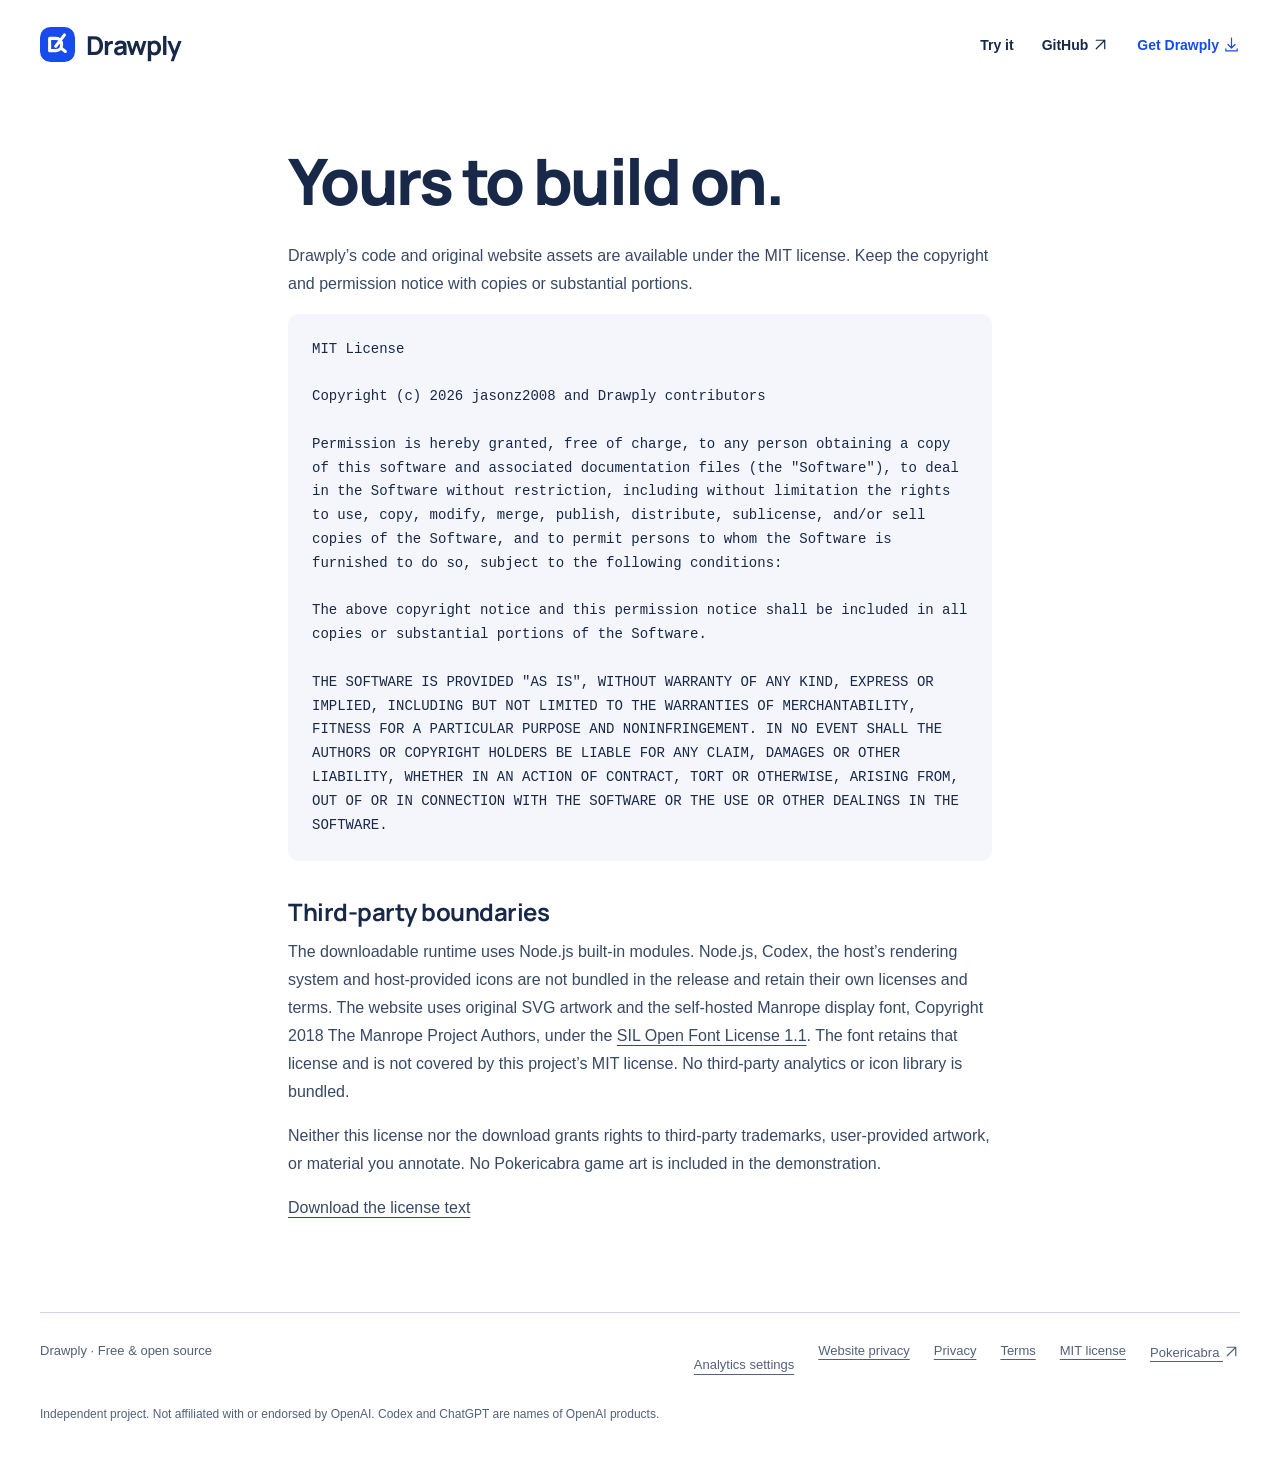
<file: drawply/license.html>
<!doctype html><html lang="en"><head><meta charset="utf-8"><meta name="viewport" content="width=device-width,initial-scale=1"><meta name="theme-color" content="#ecf1ff"><meta name="referrer" content="no-referrer"><title>Drawply MIT license</title><link rel="icon" href="assets/mark.svg" type="image/svg+xml"><link rel="stylesheet" href="style.css">  <meta name="ga4-measurement-id" content="G-4689EX3H86">
  <link rel="stylesheet" href="/assets/analytics.css?v=20261120-1">
  <script defer src="/assets/analytics.js?v=20261120-1"></script>
</head><body><a class="skip" href="#main">Skip to content</a><header class="wrap topbar"><a class="brand" href="./"><img src="assets/mark.svg" alt="" width="35" height="35">Drawply</a><nav class="nav" aria-label="Main"><a class="nav-demo" href="./#try">Try it</a><a href="https://github.com/jasonz2008" rel="noreferrer">GitHub <svg class="inline-icon" viewBox="0 0 24 24" fill="none" stroke="currentColor" stroke-width="1.7" stroke-linecap="round" stroke-linejoin="round" aria-hidden="true"><path d="M6 18 18 6M6 6h12v12"/></svg></a><a class="nav-download" href="./#download">Get Drawply <svg class="inline-icon" viewBox="0 0 24 24" fill="none" stroke="currentColor" stroke-width="1.7" stroke-linecap="round" stroke-linejoin="round" aria-hidden="true"><path d="M12 3v14m-5-5 5 5 5-5M4 18v3h16v-3"/></svg></a></nav></header><main id="main" class="legal"><h1>Yours to build on.</h1><p>Drawply’s code and original website assets are available under the MIT license. Keep the copyright and permission notice with copies or substantial portions.</p><pre>MIT License

Copyright (c) 2026 jasonz2008 and Drawply contributors

Permission is hereby granted, free of charge, to any person obtaining a copy
of this software and associated documentation files (the "Software"), to deal
in the Software without restriction, including without limitation the rights
to use, copy, modify, merge, publish, distribute, sublicense, and/or sell
copies of the Software, and to permit persons to whom the Software is
furnished to do so, subject to the following conditions:

The above copyright notice and this permission notice shall be included in all
copies or substantial portions of the Software.

THE SOFTWARE IS PROVIDED "AS IS", WITHOUT WARRANTY OF ANY KIND, EXPRESS OR
IMPLIED, INCLUDING BUT NOT LIMITED TO THE WARRANTIES OF MERCHANTABILITY,
FITNESS FOR A PARTICULAR PURPOSE AND NONINFRINGEMENT. IN NO EVENT SHALL THE
AUTHORS OR COPYRIGHT HOLDERS BE LIABLE FOR ANY CLAIM, DAMAGES OR OTHER
LIABILITY, WHETHER IN AN ACTION OF CONTRACT, TORT OR OTHERWISE, ARISING FROM,
OUT OF OR IN CONNECTION WITH THE SOFTWARE OR THE USE OR OTHER DEALINGS IN THE
SOFTWARE.
</pre><h2>Third-party boundaries</h2><p>The downloadable runtime uses Node.js built-in modules. Node.js, Codex, the host’s rendering system and host-provided icons are not bundled in the release and retain their own licenses and terms. The website uses original SVG artwork and the self-hosted Manrope display font, Copyright 2018 The Manrope Project Authors, under the <a href="assets/fonts/OFL.txt">SIL Open Font License 1.1</a>. The font retains that license and is not covered by this project’s MIT license. No third-party analytics or icon library is bundled.</p><p>Neither this license nor the download grants rights to third-party trademarks, user-provided artwork, or material you annotate. No Pokericabra game art is included in the demonstration.</p><p><a href="downloads/LICENSE.txt" download>Download the license text</a></p></main><footer class="wrap footer"><div class="footer-row"><span>Drawply · Free &amp; open source</span><nav aria-label="Footer"><button class="analytics-settings" type="button" data-analytics-settings>Analytics settings</button><a href="/website-privacy.html">Website privacy</a><a href="privacy.html">Privacy</a><a href="terms.html">Terms</a><a href="license.html">MIT license</a><a href="https://pokericabra.com/">Pokericabra <svg class="inline-icon" viewBox="0 0 24 24" fill="none" stroke="currentColor" stroke-width="1.7" stroke-linecap="round" stroke-linejoin="round" aria-hidden="true"><path d="M6 18 18 6M6 6h12v12"/></svg></a></nav></div><p>Independent project. Not affiliated with or endorsed by OpenAI. Codex and ChatGPT are names of OpenAI products.</p></footer><aside id="site-analytics-consent" class="analytics-consent" aria-labelledby="analytics-consent-title" aria-describedby="analytics-consent-description" hidden>
  <h2 id="analytics-consent-title">Optional analytics</h2>
  <p id="analytics-consent-description">Help me see which games people explore. Allow Google Analytics to count visits, gameplay views and downloads.</p>
  <a class="analytics-privacy" href="/website-privacy.html">Website privacy</a>
  <div class="analytics-actions"><button type="button" data-analytics-consent="denied">No thanks</button><button type="button" data-analytics-consent="granted">Allow analytics</button></div>
</aside>
</body></html>
</file>
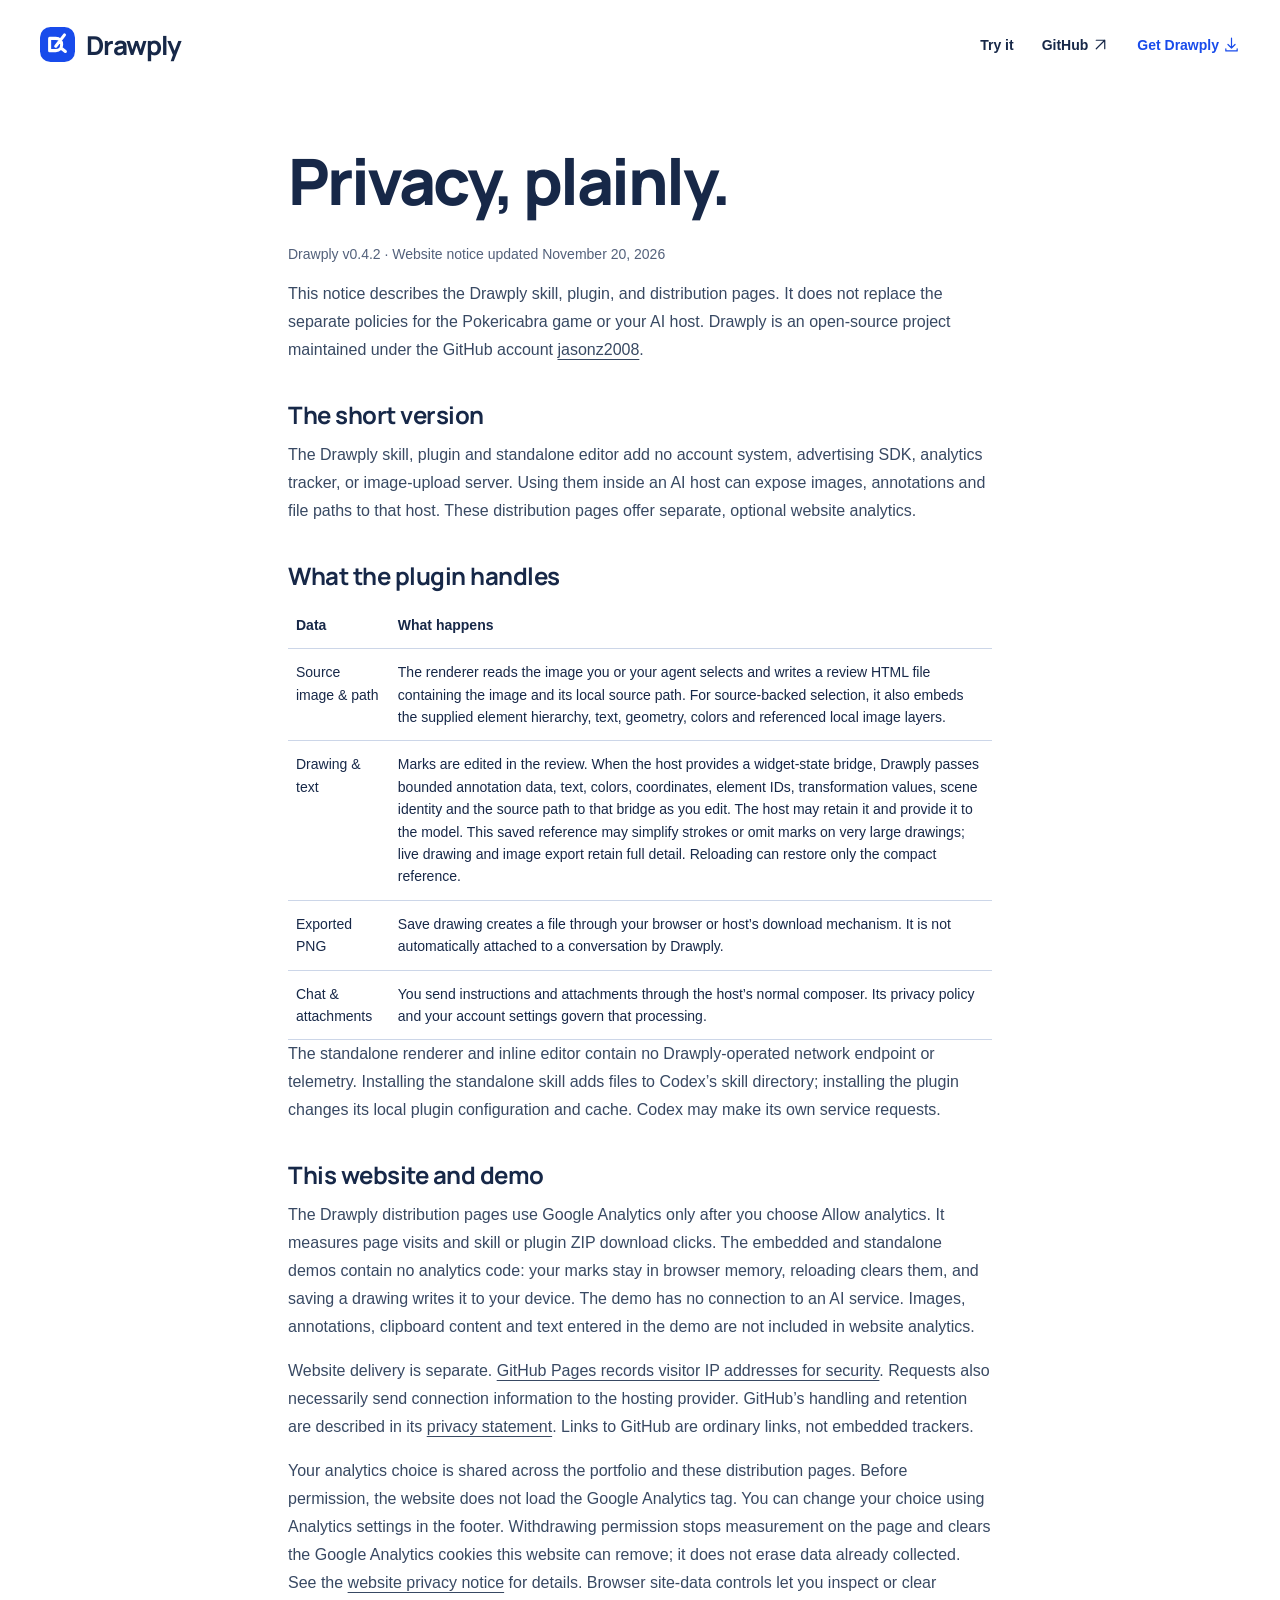
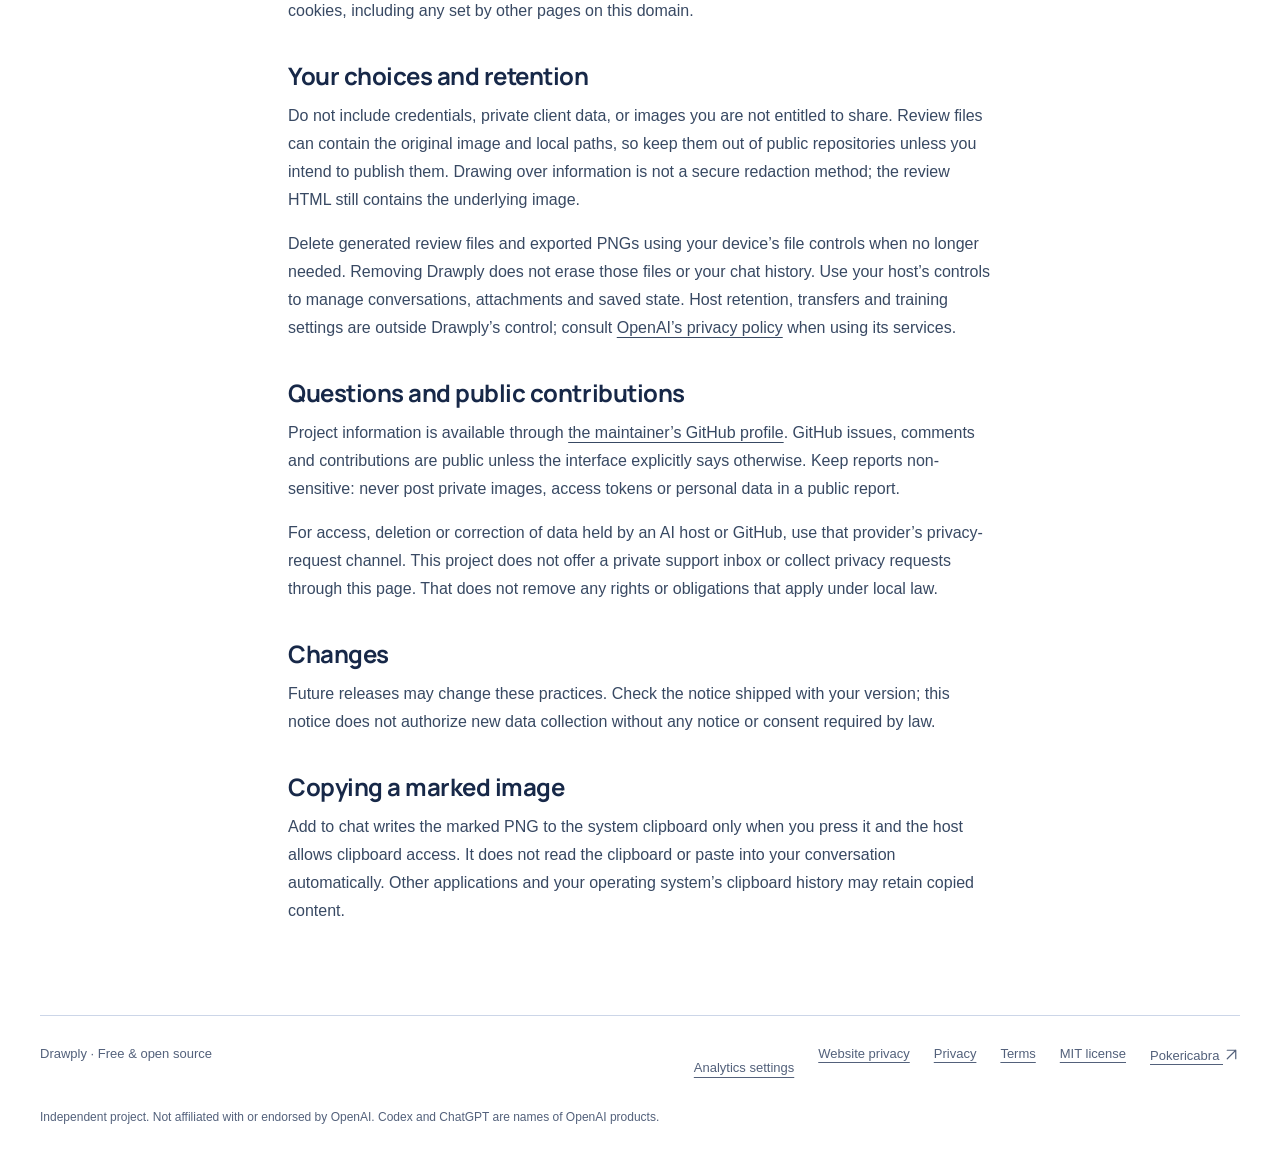
<file: drawply/privacy.html>
<!doctype html><html lang="en"><head><meta charset="utf-8"><meta name="viewport" content="width=device-width,initial-scale=1"><meta name="theme-color" content="#ecf1ff"><meta name="referrer" content="no-referrer"><title>Drawply privacy notice</title><link rel="icon" href="assets/mark.svg" type="image/svg+xml"><link rel="stylesheet" href="style.css">  <meta name="ga4-measurement-id" content="G-4689EX3H86">
  <link rel="stylesheet" href="/assets/analytics.css?v=20261120-1">
  <script defer src="/assets/analytics.js?v=20261120-1"></script>
</head><body><a class="skip" href="#main">Skip to content</a><header class="wrap topbar"><a class="brand" href="./"><img src="assets/mark.svg" alt="" width="35" height="35">Drawply</a><nav class="nav" aria-label="Main"><a class="nav-demo" href="./#try">Try it</a><a href="https://github.com/jasonz2008" rel="noreferrer">GitHub <svg class="inline-icon" viewBox="0 0 24 24" fill="none" stroke="currentColor" stroke-width="1.7" stroke-linecap="round" stroke-linejoin="round" aria-hidden="true"><path d="M6 18 18 6M6 6h12v12"/></svg></a><a class="nav-download" href="./#download">Get Drawply <svg class="inline-icon" viewBox="0 0 24 24" fill="none" stroke="currentColor" stroke-width="1.7" stroke-linecap="round" stroke-linejoin="round" aria-hidden="true"><path d="M12 3v14m-5-5 5 5 5-5M4 18v3h16v-3"/></svg></a></nav></header><main id="main" class="legal"><h1>Privacy, plainly.</h1><p class="date">Drawply v0.4.2 · Website notice updated November 20, 2026</p><p>This notice describes the Drawply skill, plugin, and distribution pages. It does not replace the separate policies for the Pokericabra game or your AI host. Drawply is an open-source project maintained under the GitHub account <a href="https://github.com/jasonz2008">jasonz2008</a>.</p><h2>The short version</h2><p>The Drawply skill, plugin and standalone editor add no account system, advertising SDK, analytics tracker, or image-upload server. Using them inside an AI host can expose images, annotations and file paths to that host. These distribution pages offer separate, optional website analytics.</p><h2>What the plugin handles</h2><table><thead><tr><th>Data</th><th>What happens</th></tr></thead><tbody><tr><td>Source image &amp; path</td><td>The renderer reads the image you or your agent selects and writes a review HTML file containing the image and its local source path. For source-backed selection, it also embeds the supplied element hierarchy, text, geometry, colors and referenced local image layers.</td></tr><tr><td>Drawing &amp; text</td><td>Marks are edited in the review. When the host provides a widget-state bridge, Drawply passes bounded annotation data, text, colors, coordinates, element IDs, transformation values, scene identity and the source path to that bridge as you edit. The host may retain it and provide it to the model. This saved reference may simplify strokes or omit marks on very large drawings; live drawing and image export retain full detail. Reloading can restore only the compact reference.</td></tr><tr><td>Exported PNG</td><td>Save drawing creates a file through your browser or host’s download mechanism. It is not automatically attached to a conversation by Drawply.</td></tr><tr><td>Chat &amp; attachments</td><td>You send instructions and attachments through the host’s normal composer. Its privacy policy and your account settings govern that processing.</td></tr></tbody></table><p>The standalone renderer and inline editor contain no Drawply-operated network endpoint or telemetry. Installing the standalone skill adds files to Codex’s skill directory; installing the plugin changes its local plugin configuration and cache. Codex may make its own service requests.</p><h2>This website and demo</h2><p>The Drawply distribution pages use Google Analytics only after you choose Allow analytics. It measures page visits and skill or plugin ZIP download clicks. The embedded and standalone demos contain no analytics code: your marks stay in browser memory, reloading clears them, and saving a drawing writes it to your device. The demo has no connection to an AI service. Images, annotations, clipboard content and text entered in the demo are not included in website analytics.</p><p>Website delivery is separate. <a href="https://docs.github.com/en/pages/getting-started-with-github-pages/what-is-github-pages">GitHub Pages records visitor IP addresses for security</a>. Requests also necessarily send connection information to the hosting provider. GitHub’s handling and retention are described in its <a href="https://docs.github.com/en/site-policy/privacy-policies/github-general-privacy-statement">privacy statement</a>. Links to GitHub are ordinary links, not embedded trackers.</p><p>Your analytics choice is shared across the portfolio and these distribution pages. Before permission, the website does not load the Google Analytics tag. You can change your choice using Analytics settings in the footer. Withdrawing permission stops measurement on the page and clears the Google Analytics cookies this website can remove; it does not erase data already collected. See the <a href="/website-privacy.html">website privacy notice</a> for details. Browser site-data controls let you inspect or clear cookies, including any set by other pages on this domain.</p><h2>Your choices and retention</h2><p>Do not include credentials, private client data, or images you are not entitled to share. Review files can contain the original image and local paths, so keep them out of public repositories unless you intend to publish them. Drawing over information is not a secure redaction method; the review HTML still contains the underlying image.</p><p>Delete generated review files and exported PNGs using your device’s file controls when no longer needed. Removing Drawply does not erase those files or your chat history. Use your host’s controls to manage conversations, attachments and saved state. Host retention, transfers and training settings are outside Drawply’s control; consult <a href="https://openai.com/policies/privacy-policy/">OpenAI’s privacy policy</a> when using its services.</p><h2>Questions and public contributions</h2><p>Project information is available through <a href="https://github.com/jasonz2008">the maintainer’s GitHub profile</a>. GitHub issues, comments and contributions are public unless the interface explicitly says otherwise. Keep reports non-sensitive: never post private images, access tokens or personal data in a public report.</p><p>For access, deletion or correction of data held by an AI host or GitHub, use that provider’s privacy-request channel. This project does not offer a private support inbox or collect privacy requests through this page. That does not remove any rights or obligations that apply under local law.</p><h2>Changes</h2><p>Future releases may change these practices. Check the notice shipped with your version; this notice does not authorize new data collection without any notice or consent required by law.</p><h2>Copying a marked image</h2><p>Add to chat writes the marked PNG to the system clipboard only when you press it and the host allows clipboard access. It does not read the clipboard or paste into your conversation automatically. Other applications and your operating system’s clipboard history may retain copied content.</p></main><footer class="wrap footer"><div class="footer-row"><span>Drawply · Free &amp; open source</span><nav aria-label="Footer"><button class="analytics-settings" type="button" data-analytics-settings>Analytics settings</button><a href="/website-privacy.html">Website privacy</a><a href="privacy.html">Privacy</a><a href="terms.html">Terms</a><a href="license.html">MIT license</a><a href="https://pokericabra.com/">Pokericabra <svg class="inline-icon" viewBox="0 0 24 24" fill="none" stroke="currentColor" stroke-width="1.7" stroke-linecap="round" stroke-linejoin="round" aria-hidden="true"><path d="M6 18 18 6M6 6h12v12"/></svg></a></nav></div><p>Independent project. Not affiliated with or endorsed by OpenAI. Codex and ChatGPT are names of OpenAI products.</p></footer><aside id="site-analytics-consent" class="analytics-consent" aria-labelledby="analytics-consent-title" aria-describedby="analytics-consent-description" hidden>
  <h2 id="analytics-consent-title">Optional analytics</h2>
  <p id="analytics-consent-description">Help me see which games people explore. Allow Google Analytics to count visits, gameplay views and downloads.</p>
  <a class="analytics-privacy" href="/website-privacy.html">Website privacy</a>
  <div class="analytics-actions"><button type="button" data-analytics-consent="denied">No thanks</button><button type="button" data-analytics-consent="granted">Allow analytics</button></div>
</aside>
</body></html>
</file>
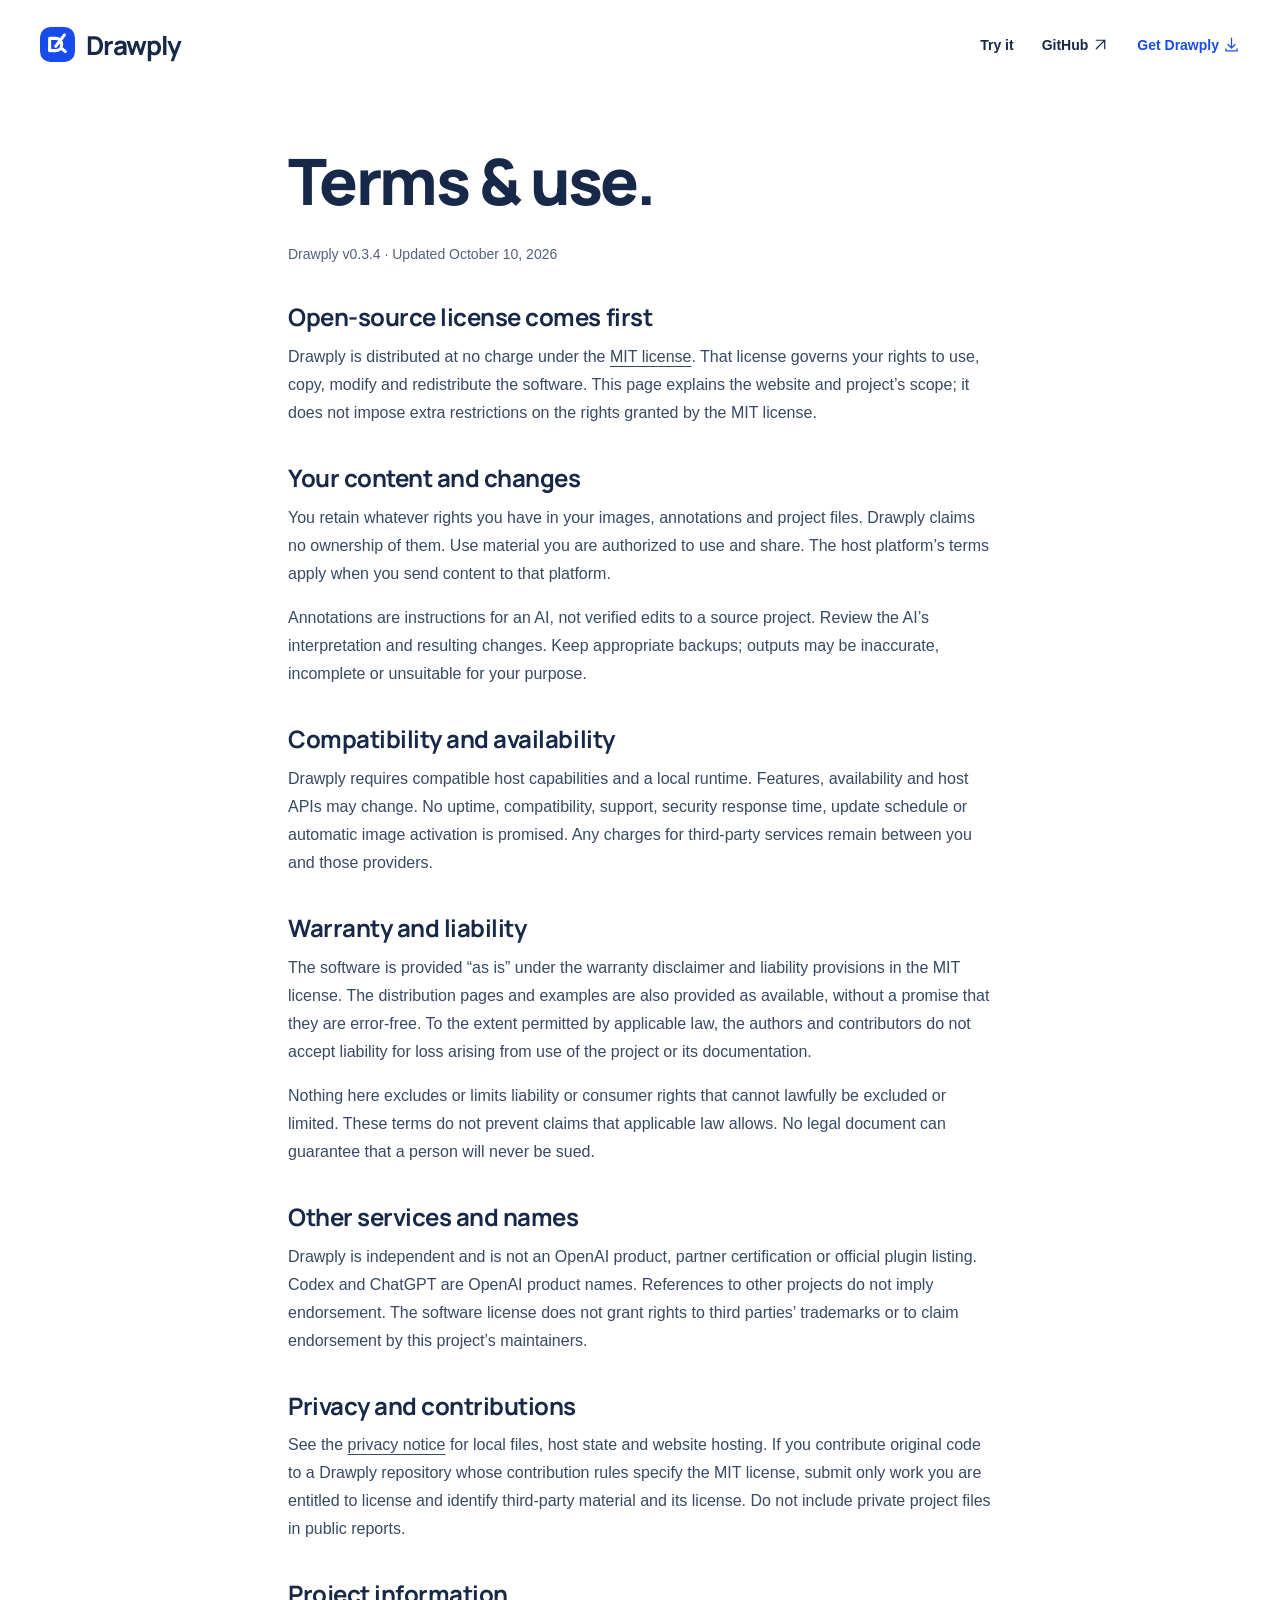
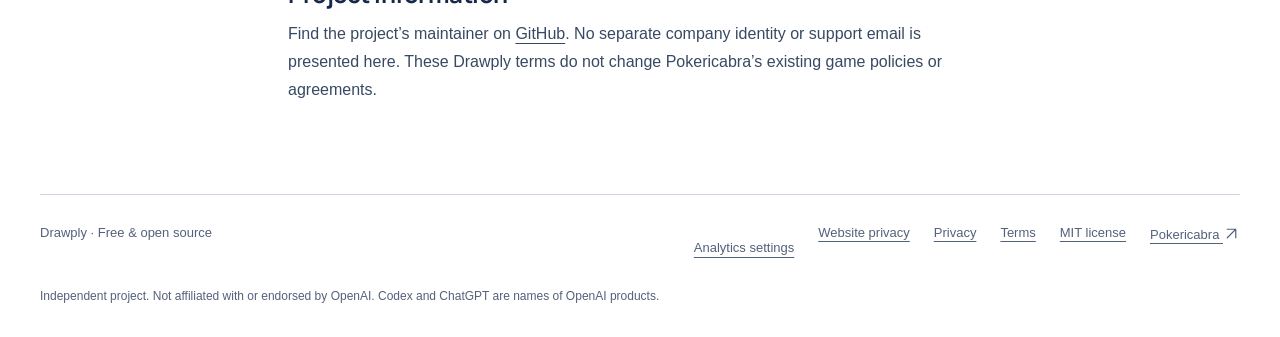
<file: drawply/terms.html>
<!doctype html><html lang="en"><head><meta charset="utf-8"><meta name="viewport" content="width=device-width,initial-scale=1"><meta name="theme-color" content="#ecf1ff"><meta name="referrer" content="no-referrer"><title>Drawply terms</title><link rel="icon" href="assets/mark.svg" type="image/svg+xml"><link rel="stylesheet" href="style.css">  <meta name="ga4-measurement-id" content="G-4689EX3H86">
  <link rel="stylesheet" href="/assets/analytics.css?v=20261120-1">
  <script defer src="/assets/analytics.js?v=20261120-1"></script>
</head><body><a class="skip" href="#main">Skip to content</a><header class="wrap topbar"><a class="brand" href="./"><img src="assets/mark.svg" alt="" width="35" height="35">Drawply</a><nav class="nav" aria-label="Main"><a class="nav-demo" href="./#try">Try it</a><a href="https://github.com/jasonz2008" rel="noreferrer">GitHub <svg class="inline-icon" viewBox="0 0 24 24" fill="none" stroke="currentColor" stroke-width="1.7" stroke-linecap="round" stroke-linejoin="round" aria-hidden="true"><path d="M6 18 18 6M6 6h12v12"/></svg></a><a class="nav-download" href="./#download">Get Drawply <svg class="inline-icon" viewBox="0 0 24 24" fill="none" stroke="currentColor" stroke-width="1.7" stroke-linecap="round" stroke-linejoin="round" aria-hidden="true"><path d="M12 3v14m-5-5 5 5 5-5M4 18v3h16v-3"/></svg></a></nav></header><main id="main" class="legal"><h1>Terms &amp; use.</h1><p class="date">Drawply v0.3.4 · Updated October 10, 2026</p><h2>Open-source license comes first</h2><p>Drawply is distributed at no charge under the <a href="license.html">MIT license</a>. That license governs your rights to use, copy, modify and redistribute the software. This page explains the website and project’s scope; it does not impose extra restrictions on the rights granted by the MIT license.</p><h2>Your content and changes</h2><p>You retain whatever rights you have in your images, annotations and project files. Drawply claims no ownership of them. Use material you are authorized to use and share. The host platform’s terms apply when you send content to that platform.</p><p>Annotations are instructions for an AI, not verified edits to a source project. Review the AI’s interpretation and resulting changes. Keep appropriate backups; outputs may be inaccurate, incomplete or unsuitable for your purpose.</p><h2>Compatibility and availability</h2><p>Drawply requires compatible host capabilities and a local runtime. Features, availability and host APIs may change. No uptime, compatibility, support, security response time, update schedule or automatic image activation is promised. Any charges for third-party services remain between you and those providers.</p><h2>Warranty and liability</h2><p>The software is provided “as is” under the warranty disclaimer and liability provisions in the MIT license. The distribution pages and examples are also provided as available, without a promise that they are error-free. To the extent permitted by applicable law, the authors and contributors do not accept liability for loss arising from use of the project or its documentation.</p><p>Nothing here excludes or limits liability or consumer rights that cannot lawfully be excluded or limited. These terms do not prevent claims that applicable law allows. No legal document can guarantee that a person will never be sued.</p><h2>Other services and names</h2><p>Drawply is independent and is not an OpenAI product, partner certification or official plugin listing. Codex and ChatGPT are OpenAI product names. References to other projects do not imply endorsement. The software license does not grant rights to third parties’ trademarks or to claim endorsement by this project’s maintainers.</p><h2>Privacy and contributions</h2><p>See the <a href="privacy.html">privacy notice</a> for local files, host state and website hosting. If you contribute original code to a Drawply repository whose contribution rules specify the MIT license, submit only work you are entitled to license and identify third-party material and its license. Do not include private project files in public reports.</p><h2>Project information</h2><p>Find the project’s maintainer on <a href="https://github.com/jasonz2008">GitHub</a>. No separate company identity or support email is presented here. These Drawply terms do not change Pokericabra’s existing game policies or agreements.</p></main><footer class="wrap footer"><div class="footer-row"><span>Drawply · Free &amp; open source</span><nav aria-label="Footer"><button class="analytics-settings" type="button" data-analytics-settings>Analytics settings</button><a href="/website-privacy.html">Website privacy</a><a href="privacy.html">Privacy</a><a href="terms.html">Terms</a><a href="license.html">MIT license</a><a href="https://pokericabra.com/">Pokericabra <svg class="inline-icon" viewBox="0 0 24 24" fill="none" stroke="currentColor" stroke-width="1.7" stroke-linecap="round" stroke-linejoin="round" aria-hidden="true"><path d="M6 18 18 6M6 6h12v12"/></svg></a></nav></div><p>Independent project. Not affiliated with or endorsed by OpenAI. Codex and ChatGPT are names of OpenAI products.</p></footer><aside id="site-analytics-consent" class="analytics-consent" aria-labelledby="analytics-consent-title" aria-describedby="analytics-consent-description" hidden>
  <h2 id="analytics-consent-title">Optional analytics</h2>
  <p id="analytics-consent-description">Help me see which games people explore. Allow Google Analytics to count visits, gameplay views and downloads.</p>
  <a class="analytics-privacy" href="/website-privacy.html">Website privacy</a>
  <div class="analytics-actions"><button type="button" data-analytics-consent="denied">No thanks</button><button type="button" data-analytics-consent="granted">Allow analytics</button></div>
</aside>
</body></html>
</file>
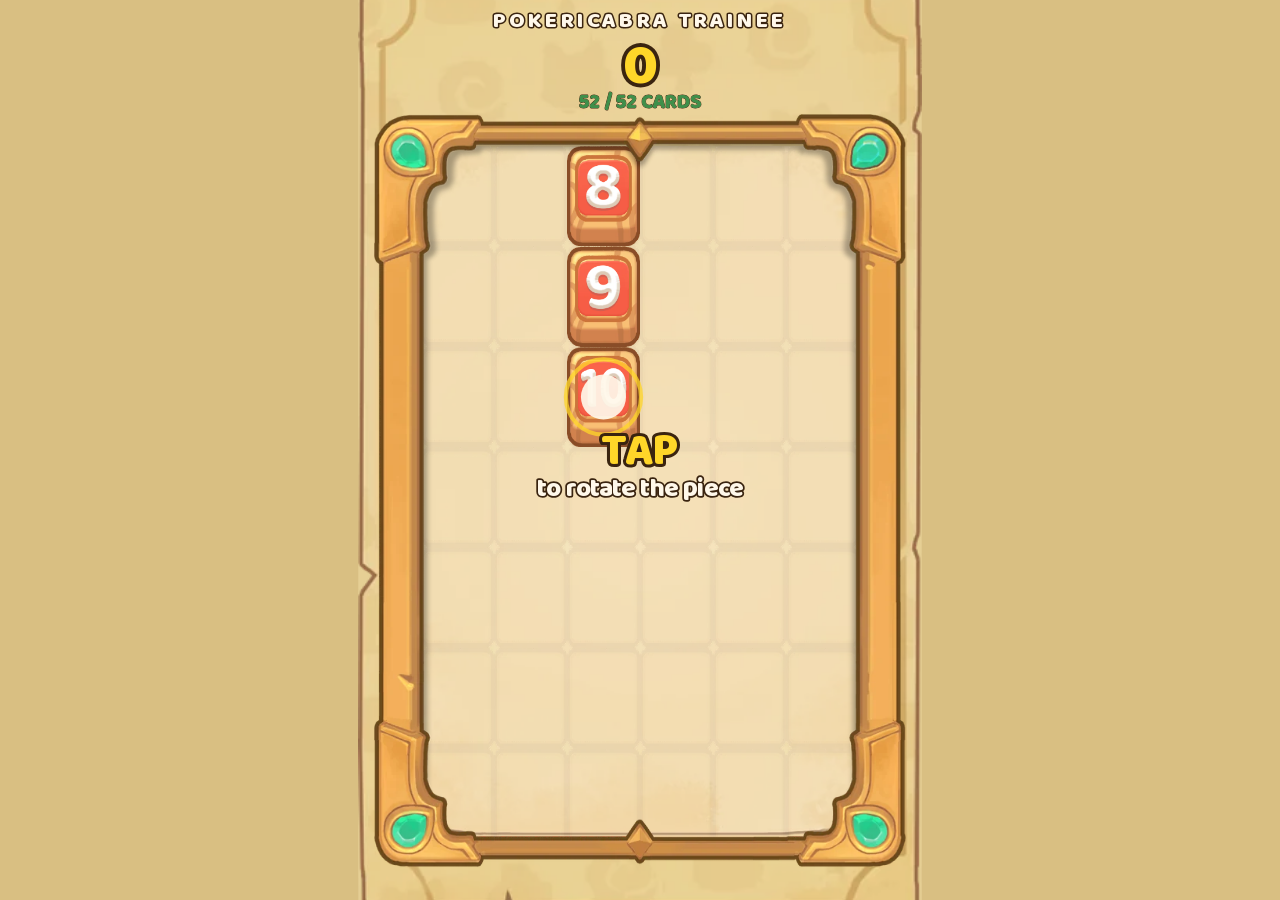
<file: prototypes/Pokericabra.html>
<!DOCTYPE html>
<html lang="en">
<head>
<meta charset="utf-8">
<meta name="viewport" content="width=device-width,initial-scale=1,maximum-scale=1,user-scalable=no,viewport-fit=cover">
<meta name="apple-mobile-web-app-capable" content="yes">
<!-- Google Ads HTML5 bundle requirements. ad.size must match the declared
     creative size and the size the bundle is trafficked at; change BOTH this and
     nothing else when retargeting a different IAB slot — the canvas letterboxes
     its fixed 720x1150 design into whatever it is given. -->
<meta name="ad.size" content="width=320,height=480">
<title>Pokericabra</title>
<style>
  * { box-sizing: border-box; -webkit-tap-highlight-color: transparent; }
  html, body {
    margin: 0; padding: 0; width: 100%; height: 100%;
    overflow: hidden; background: #d9bf82;
    /* The game's own display face, subsetted and inlined. See fontface.js. */
    font-family: Pokericabra, "Trebuchet MS", system-ui, sans-serif;
    color: #3a2410;
    -webkit-user-select: none; user-select: none;
    touch-action: none; overscroll-behavior: none;
  }
  #stage { position: fixed; inset: 0; }
  #game  { position: absolute; inset: 0; width: 100%; height: 100%; display: block; }

  .screen {
    position: absolute; inset: 0;
    display: flex; flex-direction: column; align-items: center; justify-content: center;
    gap: 2.2vh; padding: 6vw; text-align: center;
    background: rgba(58, 36, 16, 0.78);
    backdrop-filter: blur(3px); -webkit-backdrop-filter: blur(3px);
    opacity: 0; pointer-events: none; transition: opacity .28s ease;
  }
  .screen.show { opacity: 1; pointer-events: auto; }

  .panel {
    width: min(88vw, 460px);
    background: #f0dca0;
    border: 4px solid #a8763a;
    border-radius: 18px;
    box-shadow: 0 10px 0 rgba(58,36,16,.45), 0 18px 44px rgba(0,0,0,.5);
    padding: 26px 22px 24px;
  }
  h2 { margin: 0 0 12px; font-size: clamp(19px, 5.2vw, 26px); letter-spacing: .5px; color: #7a3f12; }

  .scoreBig {
    font-size: clamp(50px, 14.5vw, 74px); line-height: 1;
    color: #b8860b; text-shadow: 0 3px 0 #fff8ea, 0 5px 0 rgba(58,36,16,.3);
    margin: 1px 0 2px;
  }
  .scoreCap { font-size: 12px; letter-spacing: 3.5px; color: #7a5a34; }

  .stats { display: flex; gap: 8px; margin: 15px 0 4px; }
  .stat { flex: 1; background: #dcc086; border: 2px solid #a8763a; border-radius: 11px; padding: 9px 4px; }
  .stat b { display: block; font-size: clamp(16px, 4.6vw, 21px); color: #3a2410; font-weight: normal; }
  .stat span { font-size: 10px; letter-spacing: 1.4px; color: #7a5a34; }

  .hands { margin: 12px 0 2px; max-height: 21vh; overflow: hidden; }
  .hand { display: flex; justify-content: space-between; font-size: 14.5px;
          padding: 5px 8px; border-bottom: 1px solid rgba(168,118,58,.35); }
  .hand span:last-child { color: #7a5a34; }

  button {
    display: block; width: 100%; margin-top: 16px; padding: 16px 18px;
    font-family: inherit; font-size: clamp(17px, 4.8vw, 21px); font-weight: normal; letter-spacing: 1px;
    color: #fff8ea; background: #3f8f4a; border: 3px solid #2c6634; border-radius: 14px;
    box-shadow: 0 5px 0 #2c6634; cursor: pointer; transition: transform .06s, box-shadow .06s;
  }
  button:active { transform: translateY(4px); box-shadow: 0 1px 0 #2c6634; }
  button.cta { animation: pulse 1.5s ease-in-out infinite; line-height: 1.2; }
  button.ghost { background: transparent; color: #f0dca0; border-color: rgba(240,220,160,.5);
                 box-shadow: none; padding: 11px; font-size: 14px; margin-top: 10px; }
  @keyframes pulse { 0%,100% { transform: scale(1); } 50% { transform: scale(1.035); } }

  /* "FREE" gets its own centred line: a shimmer sweep plus a short wiggle, both
     on the same 2s loop so they land together and the rest of the cycle is
     still. A constant animation stops being noticed; a periodic one does not. */
  .ctaFree {
    display: block; margin-top: 3px;
    font-size: 1.2em; letter-spacing: 4px;
    background: linear-gradient(100deg,
      #f0b400 0%, #ffd629 34%, #fffdf0 50%, #ffd629 66%, #f0b400 100%);
    background-size: 300% 100%;
    -webkit-background-clip: text; background-clip: text;
    -webkit-text-fill-color: transparent; color: transparent;
    animation: freeShimmer 2s linear infinite, freeDance 2s ease-in-out infinite;
  }
  @keyframes freeShimmer {
    0%, 55%  { background-position: 150% 0; }
    85%, 100% { background-position: -50% 0; }
  }
  @keyframes freeDance {
    0%, 55%, 100% { transform: scale(1) rotate(0deg); }
    64% { transform: scale(1.22) rotate(-6deg); }
    72% { transform: scale(1.10) rotate(5deg); }
    80% { transform: scale(1.16) rotate(-3deg); }
    88% { transform: scale(1) rotate(0deg); }
  }

  .badge { display: inline-block; background: #b8860b; color: #fff8ea; font-size: 11px;
           font-weight: 900; letter-spacing: 1.4px; padding: 4px 11px; border-radius: 99px; margin-bottom: 10px; }

  #loading { position: absolute; inset: 0; display: flex; align-items: center; justify-content: center;
             background: #d9bf82; letter-spacing: 4px; color: #7a5a34; font-size: 14px; }
  #loading.hide { display: none; }
</style>
</head>
<body>
<div id="stage">
  <canvas id="game"></canvas>

  <!-- No title card. The creative drops straight into gameplay; the scripted
       opening and the TAP prompt teach the controls in situ. -->

  <div class="screen" id="overScreen">
    <div class="panel">
      <h2 id="overTitle">DECK EMPTY</h2>
      <div class="scoreCap">FINAL SCORE</div>
      <div class="scoreBig" id="finalScore">0</div>
      <div class="stats">
        <div class="stat"><b id="statLines">0</b><span>LINES</span></div>
        <div class="stat"><b id="statBest">—</b><span>BEST HAND</span></div>
        <div class="stat"><b id="statBestDmg">0</b><span>BEST CLEAR</span></div>
      </div>
      <div class="hands" id="handList"></div>
      <button class="cta" id="btnStore">
        <span>GET IT NOW!</span>
        <span class="ctaFree">FREE</span>
      </button>
      <button class="ghost" id="btnRetry">Play again</button>
    </div>
  </div>

  <div id="loading">LOADING…</div>
</div>
<script>
/* clickTag — Google Ads rewrites this at serve time with its own tracking URL,
   so the CTA must open THIS variable rather than a hardcoded address, or clicks
   go unattributed. store.js reads it first; the literal below is only the
   fallback for previewing the bundle outside an ad server. */
var clickTag = "https://play.google.com/store/apps/details?id=com.pokericabra.trainee";
</script>
<script>

/* ===== art.js ===== */
window.ART={"frame":"[data-uri]","suit_H":"[data-uri]","suit_D":"[data-uri]","suit_C":"[data-uri]","suit_S":"[data-uri]","rank_A":"[data-uri]","rank_2":"[data-uri]","rank_3":"[data-uri]","rank_4":"[data-uri]","rank_5":"[data-uri]","rank_6":"[data-uri]","rank_7":"[data-uri]","rank_8":"[data-uri]","rank_9":"[data-uri]","rank_10":"[data-uri]","rank_J":"[data-uri]","rank_Q":"[data-uri]","rank_K":"[data-uri]","board":"[data-uri]","felt":"[data-uri]","cell":"[data-uri]","paper":"[data-uri]"};

/* ===== font.js ===== */
window.PKB_FONT='[data-uri]';

/* ===== rules.js ===== */
/* rules.js — PURE GAME RULES. No canvas, no DOM, no timers.
 *
 * Direct port of the Godot sources:
 *   data/CardData.gd          -> chipValue / rank+suit model
 *   game/TetrisBoard.gd       -> SHAPES, rotateOffsets, kickCandidates, Board
 *   game/PokerEvaluator.gd    -> evaluate() (best 5 of N, exact scoring subset)
 *   game/HandStats.gd         -> HAND_TABLE
 *   game/BattleManager.gd     -> calcDamage, multiLineMultiplier
 *
 * Everything here is deterministic and side-effect free so it can be unit
 * tested headlessly against the GDScript tables. Nothing in this file may
 * reach for `window`.
 */
(function (root) {
  'use strict';

  // ---------------------------------------------------------------------------
  // Card model  (CardData.gd)
  // ---------------------------------------------------------------------------

  /** Suit keys match the art asset keys in ART (suit_H / suit_D / ...). */
  var SUITS = ['H', 'D', 'C', 'S'];

  /** Rank 2..14. 14 = Ace. Matches CardData.Rank exactly. */
  var RANKS = [2, 3, 4, 5, 6, 7, 8, 9, 10, 11, 12, 13, 14];

  var RANK_LABEL = {
    11: 'J', 12: 'Q', 13: 'K', 14: 'A'
  };

  /** Display label used to pick the rank glyph (rank_A, rank_10, rank_2 ...). */
  function rankLabel(rank) {
    return RANK_LABEL[rank] || String(rank);
  }

  /** CardData.get_chip_value(): Ace 11, face cards 10, else the pip value. */
  function chipValue(card) {
    if (card.rank === 14) return 11;
    if (card.rank >= 11) return 10;
    return card.rank;
  }

  function makeCard(rank, suit) {
    return { rank: rank, suit: suit, id: suit + rank };
  }

  /** A standard 52-card deck — the whole run's resource budget. */
  function makeDeck() {
    var deck = [];
    for (var s = 0; s < SUITS.length; s++) {
      for (var r = 0; r < RANKS.length; r++) {
        deck.push(makeCard(RANKS[r], SUITS[s]));
      }
    }
    return deck;
  }

  /** Fisher-Yates. `rng` is injectable so tests can pin the shuffle. */
  function shuffle(arr, rng) {
    rng = rng || Math.random;
    for (var i = arr.length - 1; i > 0; i--) {
      var j = Math.floor(rng() * (i + 1));
      var t = arr[i]; arr[i] = arr[j]; arr[j] = t;
    }
    return arr;
  }

  // ---------------------------------------------------------------------------
  // Poker evaluation  (PokerEvaluator.gd)
  // ---------------------------------------------------------------------------

  var HAND_RANK = {
    'High Card': 0, 'Pair': 1, 'Two Pair': 2, 'Three of a Kind': 3,
    'Straight': 4, 'Flush': 5, 'Full House': 6, 'Four of a Kind': 7,
    'Straight Flush': 8, 'Royal Flush': 9
  };

  /** Hands whose celebration is the full wave dance (control.gd DANCE_HANDS). */
  var DANCE_HANDS = {
    'Straight': 1, 'Flush': 1, 'Full House': 1, 'Four of a Kind': 1,
    'Straight Flush': 1, 'Royal Flush': 1
  };

  function countBy(cards, keyFn) {
    var m = {};
    for (var i = 0; i < cards.length; i++) {
      var k = keyFn(cards[i]);
      m[k] = (m[k] || 0) + 1;
    }
    return m;
  }

  /** Evaluates 1..5 cards. Returns { handName, handRank, tiebreak }. */
  function evalUpTo5(cards) {
    var rankCounts = countBy(cards, function (c) { return c.rank; });
    var suitCounts = countBy(cards, function (c) { return c.suit; });

    var values = cards.map(function (c) { return c.rank; }).sort(function (a, b) { return b - a; });
    var n = cards.length;

    var isFlush = n === 5 && Object.keys(suitCounts).length === 1;

    // Straight: 5 distinct consecutive ranks. Wheel (A-2-3-4-5) handled by
    // treating the Ace as 1 — same special case the GDScript uses.
    var isStraight = false, straightHigh = 0;
    if (n === 5) {
      var uniq = Object.keys(rankCounts).map(Number).sort(function (a, b) { return a - b; });
      if (uniq.length === 5) {
        if (uniq[4] - uniq[0] === 4) { isStraight = true; straightHigh = uniq[4]; }
        else if (uniq[4] === 14 && uniq[0] === 2 && uniq[3] === 5) { isStraight = true; straightHigh = 5; }
      }
    }

    // Rank groups sorted by (count desc, rank desc) — the standard tiebreak order.
    var groups = Object.keys(rankCounts).map(function (k) {
      return { rank: Number(k), count: rankCounts[k] };
    }).sort(function (a, b) {
      return b.count - a.count || b.rank - a.rank;
    });

    var name, tie;
    if (isStraight && isFlush) {
      name = (straightHigh === 14) ? 'Royal Flush' : 'Straight Flush';
      tie = [straightHigh];
    } else if (groups[0].count === 4) {
      name = 'Four of a Kind'; tie = groups.map(function (g) { return g.rank; });
    } else if (groups[0].count === 3 && groups.length > 1 && groups[1].count === 2) {
      name = 'Full House'; tie = groups.map(function (g) { return g.rank; });
    } else if (isFlush) {
      name = 'Flush'; tie = values;
    } else if (isStraight) {
      name = 'Straight'; tie = [straightHigh];
    } else if (groups[0].count === 3) {
      name = 'Three of a Kind'; tie = groups.map(function (g) { return g.rank; });
    } else if (groups[0].count === 2 && groups.length > 1 && groups[1].count === 2) {
      name = 'Two Pair'; tie = groups.map(function (g) { return g.rank; });
    } else if (groups[0].count === 2) {
      name = 'Pair'; tie = groups.map(function (g) { return g.rank; });
    } else {
      name = 'High Card'; tie = values;
    }

    return { handName: name, handRank: HAND_RANK[name], tiebreak: [HAND_RANK[name]].concat(tie) };
  }

  function beats(a, b) {
    var n = Math.max(a.length, b.length);
    for (var i = 0; i < n; i++) {
      var x = a[i] || 0, y = b[i] || 0;
      if (x !== y) return x > y;
    }
    return false;
  }

  /**
   * Which of the chosen five actually score.
   * Mirrors PokerEvaluator._extract_scoring_cards exactly:
   *   High Card -> 1, Pair -> 2, Two Pair -> 4 (no kicker),
   *   Three of a Kind -> 3, Four of a Kind -> 4 (no kicker), everything else -> 5.
   */
  function extractScoringCards(handName, cards) {
    var counts = countBy(cards, function (c) { return c.rank; });
    var pick = function (predicate) {
      return cards.filter(predicate);
    };
    switch (handName) {
      case 'High Card': {
        var best = cards.slice().sort(function (a, b) { return b.rank - a.rank; })[0];
        return [best];
      }
      case 'Pair':
        return pick(function (c) { return counts[c.rank] === 2; }).slice(0, 2);
      case 'Two Pair':
        return pick(function (c) { return counts[c.rank] === 2; }).slice(0, 4);
      case 'Three of a Kind':
        return pick(function (c) { return counts[c.rank] === 3; }).slice(0, 3);
      case 'Four of a Kind':
        return pick(function (c) { return counts[c.rank] === 4; }).slice(0, 4);
      default:
        return cards.slice();
    }
  }

  function combinations5(cards) {
    var out = [], n = cards.length;
    for (var a = 0; a < n - 4; a++)
      for (var b = a + 1; b < n - 3; b++)
        for (var c = b + 1; c < n - 2; c++)
          for (var d = c + 1; d < n - 1; d++)
            for (var e = d + 1; e < n; e++)
              out.push([cards[a], cards[b], cards[c], cards[d], cards[e]]);
    return out;
  }

  /** Best hand from N cards. Returns { handName, scoringCards }. */
  function evaluate(cards) {
    if (!cards || cards.length === 0) return { handName: 'High Card', scoringCards: [] };
    if (cards.length <= 5) {
      var r = evalUpTo5(cards);
      return { handName: r.handName, scoringCards: extractScoringCards(r.handName, cards) };
    }
    var bestEval = null, bestCombo = null;
    var combos = combinations5(cards);
    for (var i = 0; i < combos.length; i++) {
      var ev = evalUpTo5(combos[i]);
      if (!bestEval || beats(ev.tiebreak, bestEval.tiebreak)) { bestEval = ev; bestCombo = combos[i]; }
    }
    return { handName: bestEval.handName, scoringCards: extractScoringCards(bestEval.handName, bestCombo) };
  }

  // ---------------------------------------------------------------------------
  // Damage  (HandStats.gd + BattleManager._calculate_damage)
  // ---------------------------------------------------------------------------

  /** Level-1 values, byte-identical to HandStats.TABLE. */
  var HAND_TABLE = {
    'High Card':       { dmg: 5,   mult: 1.0 },
    'Pair':            { dmg: 10,  mult: 2.0 },
    'Two Pair':        { dmg: 15,  mult: 2.0 },
    'Three of a Kind': { dmg: 30,  mult: 3.0 },
    'Straight':        { dmg: 45,  mult: 4.0 },
    'Flush':           { dmg: 20,  mult: 3.0 },
    'Full House':      { dmg: 40,  mult: 4.0 },
    'Four of a Kind':  { dmg: 60,  mult: 7.0 },
    'Straight Flush':  { dmg: 100, mult: 15.0 },
    'Royal Flush':     { dmg: 200, mult: 30.0 }
  };

  /** BattleManager.multi_line_multiplier — 1 line 1.0, 2 lines 1.1, +0.2 each. */
  function multiLineMultiplier(count) {
    if (count < 2) return 1.0;
    return 1.1 + 0.2 * (count - 2);
  }

  /**
   * The damage pipeline with the roguelike layers removed (no passives, no
   * enhancements, no enemy suit defence — none of those exist in the ad build),
   * so it collapses to:
   *
   *   handTerm = handBase x handMult
   *   cardsSum = SUM( chip_i x handMult )
   *   final    = (handTerm + cardsSum) x multiLine
   *
   * `breakdown` feeds the per-card damage numbers the wave dance prints.
   */
  function calcDamage(handName, scoringCards, totalLines) {
    var s = HAND_TABLE[handName] || { dmg: 0, mult: 1.0 };
    var handTerm = s.dmg * s.mult;
    var cardsSum = 0;
    var breakdown = [];
    for (var i = 0; i < scoringCards.length; i++) {
      var per = chipValue(scoringCards[i]) * s.mult;
      cardsSum += per;
      breakdown.push({ card: scoringCards[i], contribution: per });
    }
    var base = handTerm + cardsSum;
    var lineMult = multiLineMultiplier(totalLines);
    return {
      handName: handName,
      handBase: s.dmg,
      handMult: s.mult,
      handTerm: handTerm,
      cardsSum: cardsSum,
      lineMult: lineMult,
      breakdown: breakdown,
      final: Math.floor(base * lineMult)
    };
  }

  // ---------------------------------------------------------------------------
  // Board geometry  (TetrisBoard.gd)
  // ---------------------------------------------------------------------------

  var COLS = 6;
  var ROWS = 7;

  /** TetrisBoard.SHAPES, verbatim. [x, y], y grows downward. */
  var SHAPES = [
    [[0, 0]],
    [[0, 0], [1, 0]],
    [[0, 0], [0, 1]],
    [[0, 0], [1, 0], [2, 0]],
    [[0, 0], [0, 1], [0, 2]],
    [[0, 0], [1, 0], [0, 1]],
    [[0, 0], [1, 0], [1, 1]]
  ];

  /** TetrisBoard._is_line_piece — all cells share an x or all share a y. */
  function isLinePiece(offsets) {
    if (offsets.length < 2) return false;
    var fx = offsets[0][0], fy = offsets[0][1], allX = true, allY = true;
    for (var i = 0; i < offsets.length; i++) {
      if (offsets[i][0] !== fx) allX = false;
      if (offsets[i][1] !== fy) allY = false;
    }
    return allX || allY;
  }

  /**
   * TetrisBoard._rotated_offsets.
   * Line pieces turn about a fixed cell (the middle one by index) so a bar does
   * not crawl across the board every rotation. Everything else rotates and is
   * re-normalised to the top-left.
   */
  function rotateOffsets(offsets, hovering) {
    var i, r;
    if (isLinePiece(offsets)) {
      var pivot = offsets[(offsets.length - 1) >> 1];
      var pivoted = [];
      for (i = 0; i < offsets.length; i++) {
        var rx = offsets[i][0] - pivot[0], ry = offsets[i][1] - pivot[1];
        pivoted.push([pivot[0] - ry, pivot[1] + rx]);
      }
      if (hovering) {
        // Keep the top edge where it was, or a vertical bar would rotate itself
        // straight off the top row while hovering.
        var oldTop = Infinity, newTop = Infinity;
        for (i = 0; i < offsets.length; i++) oldTop = Math.min(oldTop, offsets[i][1]);
        for (i = 0; i < pivoted.length; i++) newTop = Math.min(newTop, pivoted[i][1]);
        var shift = oldTop - newTop;
        for (i = 0; i < pivoted.length; i++) pivoted[i][1] += shift;
      }
      return pivoted;
    }
    var rotated = [], minX = Infinity, minY = Infinity;
    for (i = 0; i < offsets.length; i++) {
      r = [-offsets[i][1], offsets[i][0]];
      rotated.push(r);
      minX = Math.min(minX, r[0]); minY = Math.min(minY, r[1]);
    }
    return rotated.map(function (o) { return [o[0] - minX, o[1] - minY]; });
  }

  /** TetrisBoard._kick_candidates, including the wall-stick preference. */
  function kickCandidates(offsets, newOffsets, pos, hovering, cols) {
    var base = hovering
      ? [[0, 0], [-1, 0], [1, 0], [-2, 0], [2, 0]]
      : [[0, 0], [-1, 0], [1, 0], [0, -1], [0, -2], [0, 1], [0, 2], [-2, 0], [2, 0]];

    var oldLeft = Infinity, oldRight = -Infinity, i;
    for (i = 0; i < offsets.length; i++) {
      oldLeft = Math.min(oldLeft, pos[0] + offsets[i][0]);
      oldRight = Math.max(oldRight, pos[0] + offsets[i][0]);
    }
    var newLeft = Infinity, newRight = -Infinity;
    for (i = 0; i < newOffsets.length; i++) {
      newLeft = Math.min(newLeft, pos[0] + newOffsets[i][0]);
      newRight = Math.max(newRight, pos[0] + newOffsets[i][0]);
    }

    var preferred = [];
    if (oldRight === cols - 1) preferred.push([cols - 1 - newRight, 0]);
    if (oldLeft === 0) preferred.push([-newLeft, 0]);
    if (preferred.length === 0) return base;

    var key = function (k) { return k[0] + ',' + k[1]; };
    var seen = {};
    preferred.forEach(function (k) { seen[key(k)] = 1; });
    base.forEach(function (k) { if (!seen[key(k)]) { preferred.push(k); seen[key(k)] = 1; } });
    return preferred;
  }

  /**
   * The grid itself. Owns cell occupancy and nothing else — no rendering, no
   * timing, no scoring. `cells[y][x]` is a card object or null.
   */
  function Board(cols, rows) {
    this.cols = cols || COLS;
    this.rows = rows || ROWS;
    this.reset();
  }

  Board.prototype.reset = function () {
    this.cells = [];
    for (var y = 0; y < this.rows; y++) {
      var row = [];
      for (var x = 0; x < this.cols; x++) row.push(null);
      this.cells.push(row);
    }
  };

  /** True when every cell of `offsets` at `pos` is inside the board and empty. */
  Board.prototype.fits = function (offsets, pos) {
    for (var i = 0; i < offsets.length; i++) {
      var x = pos[0] + offsets[i][0], y = pos[1] + offsets[i][1];
      if (x < 0 || x >= this.cols || y >= this.rows) return false;
      if (y >= 0 && this.cells[y][x] !== null) return false;
    }
    return true;
  };

  Board.prototype.lock = function (offsets, pos, cards) {
    for (var i = 0; i < offsets.length; i++) {
      var x = pos[0] + offsets[i][0], y = pos[1] + offsets[i][1];
      if (y >= 0 && y < this.rows && x >= 0 && x < this.cols) this.cells[y][x] = cards[i];
    }
  };

  /** Row indices that are completely filled, top to bottom. */
  Board.prototype.fullRows = function () {
    var out = [];
    for (var y = 0; y < this.rows; y++) {
      var full = true;
      for (var x = 0; x < this.cols; x++) if (this.cells[y][x] === null) { full = false; break; }
      if (full) out.push(y);
    }
    return out;
  };

  /** Removes the given rows and collapses everything above them down. */
  Board.prototype.clearRows = function (rows) {
    var keep = [];
    for (var y = 0; y < this.rows; y++) if (rows.indexOf(y) === -1) keep.push(this.cells[y]);
    while (keep.length < this.rows) {
      var blank = [];
      for (var x = 0; x < this.cols; x++) blank.push(null);
      keep.unshift(blank);
    }
    this.cells = keep;
  };

  /** How far straight down `offsets` can travel from `pos` before colliding. */
  Board.prototype.dropDistance = function (offsets, pos) {
    var d = 0;
    while (this.fits(offsets, [pos[0], pos[1] + d + 1])) d++;
    return d;
  };

  // ---------------------------------------------------------------------------
  // Piece supply  (ShapeSpawner.gd)
  // ---------------------------------------------------------------------------

  /**
   * Hands out pieces from a finite 52-card draw pile.
   * Shape templates are filtered to those that fit the remaining cards, so the
   * run always ends on an exact multiple — no card is ever stranded.
   */
  function Spawner(deck, rng) {
    this.deck = deck;
    this.rng = rng || Math.random;
    this.scripted = [];   // served before the deck, see scriptOpening()
  }

  Spawner.prototype.remaining = function () { return this.deck.length + this.scripted.length; };

  /**
   * Stacks the opening so the player's first line clear is guaranteed to be a
   * big hand — the single most important thing an ad's first ten seconds can do.
   *
   * The two pieces below hold 8-9-10-J-Q of hearts, so laying them into one row
   * produces a STRAIGHT FLUSH (which also fires the finisher slow-mo). The
   * sixth card in that row is whatever the deck deals; best-5-of-6 ignores it.
   *
   * The 3-piece is deliberately handed over VERTICAL. That is what gives the
   * opening tutorial something true to teach: the player must tap to rotate it
   * flat before it is any use, so the gesture is learned by needing it rather
   * than by being told.
   *
   * For a plain Flush instead, change OPENING_RANKS to non-consecutive ranks.
   */
  var OPENING_SUIT = 'H';
  var OPENING_RANKS = [8, 9, 10, 11, 12];   // straight flush in hearts

  Spawner.prototype.scriptOpening = function () {
    var self = this;
    // Pull the scripted cards out of the deck so they cannot be dealt twice.
    var picked = OPENING_RANKS.map(function (r) {
      var id = OPENING_SUIT + r;
      for (var i = 0; i < self.deck.length; i++) {
        if (self.deck[i].id === id) return self.deck.splice(i, 1)[0];
      }
      return makeCard(r, OPENING_SUIT);   // unreachable with a full deck
    });

    this.scripted = [
      // Vertical 3-bar. Rotating it (the tutorial tap) lays it flat.
      { offsets: [[0, 0], [0, 1], [0, 2]], cards: picked.slice(0, 3), tutorial: 'tap' },
      // Horizontal pair, ready to sit beside the first three.
      { offsets: [[0, 0], [1, 0]], cards: picked.slice(3, 5) }
    ];
  };

  /** Returns { offsets, cards } or null when the pile is dry. */
  Spawner.prototype.draw = function () {
    if (this.scripted.length) return this.scripted.shift();

    var remaining = this.deck.length;
    if (remaining <= 0) return null;
    var candidates = SHAPES.filter(function (s) { return s.length <= remaining; });
    if (!candidates.length) return null;
    var template = candidates[Math.floor(this.rng() * candidates.length)];
    var cards = this.deck.splice(0, template.length);
    return {
      offsets: template.map(function (o) { return [o[0], o[1]]; }),
      cards: cards
    };
  };

  // ---------------------------------------------------------------------------

  root.Rules = {
    SUITS: SUITS, RANKS: RANKS, rankLabel: rankLabel, chipValue: chipValue,
    makeCard: makeCard, makeDeck: makeDeck, shuffle: shuffle,
    HAND_RANK: HAND_RANK, DANCE_HANDS: DANCE_HANDS,
    evaluate: evaluate, evalUpTo5: evalUpTo5,
    HAND_TABLE: HAND_TABLE, multiLineMultiplier: multiLineMultiplier, calcDamage: calcDamage,
    COLS: COLS, ROWS: ROWS, SHAPES: SHAPES,
    isLinePiece: isLinePiece, rotateOffsets: rotateOffsets, kickCandidates: kickCandidates,
    Board: Board, Spawner: Spawner
  };
})(typeof window !== 'undefined' ? window : globalThis);


/* ===== fx.js ===== */
/* fx.js — the juice substrate: clocks, easing, transient visual entities and
 * the board/screen transforms. Knows nothing about poker or the grid.
 *
 * Two clocks, mirroring the Godot build's "Combat Clock" rule (CLAUDE.md):
 *
 *   fx.real   — always advances. Celebration animations run on this, so a
 *               time-frozen board never freezes its own celebration.
 *   fx.game   — gated by `fx.paused`. Anything that would give the player or
 *               the run free time (gravity, lock delay, hover) reads this and
 *               ONLY this. No setTimeout is used for gameplay durations
 *               anywhere in this build, for exactly the reason the GDScript
 *               header gives: timers keep running through animations.
 *
 * `await fx.wait(sec)` / `await fx.waitReal(sec)` are the timeline primitives.
 * They resolve off the render loop, so a paused tab or a dropped frame cannot
 * desynchronise an animation from what is on screen.
 */
(function (root) {
  'use strict';

  // ---------------------------------------------------------------------------
  // Easing
  // ---------------------------------------------------------------------------
  var Ease = {
    linear:    function (t) { return t; },
    inQuad:    function (t) { return t * t; },
    outQuad:   function (t) { return t * (2 - t); },
    inOutQuad: function (t) { return t < 0.5 ? 2 * t * t : -1 + (4 - 2 * t) * t; },
    outCubic:  function (t) { return (--t) * t * t + 1; },
    inCubic:   function (t) { return t * t * t; },
    outBack:   function (t) { var c = 1.70158; return 1 + (c + 1) * Math.pow(t - 1, 3) + c * Math.pow(t - 1, 2); },
    outElastic: function (t) {
      if (t === 0 || t === 1) return t;
      var p = 0.35;
      return Math.pow(2, -10 * t) * Math.sin((t - p / 4) * (2 * Math.PI) / p) + 1;
    }
  };

  function clamp(v, a, b) { return v < a ? a : (v > b ? b : v); }
  function lerp(a, b, t) { return a + (b - a) * t; }

  // ---------------------------------------------------------------------------
  // FX manager
  // ---------------------------------------------------------------------------

  function Fx() {
    this.real = 0;          // seconds, always advancing
    this.game = 0;          // seconds, gated by `paused`
    this.paused = false;    // == CombatState.combat_time_paused
    this.timeScale = 1.0;   // == Engine.time_scale, applied to the GAME clock

    this._waiters = [];     // { until, real }
    this.entities = [];     // transient drawables (popups, shards, shockwaves)

    // Board- and screen-level transforms consumed by the view each frame.
    this.boardShake = { x: 0, y: 0 };
    this.screen = { rot: 0, scale: 1, x: 0, y: 0 };
    this.flashAlpha = 0;
    this.vignette = 0;      // 0..1 spotlight dim behind a big hand
    /* Design-space band { top, bottom, feather } the spotlight must NOT dim —
     * the scoring rows. Null means "dim everything", which is only correct when
     * nothing on screen is being emphasised. See View.drawOverlayFx. */
    this.vignetteBand = null;
  }

  /** Called once per rAF with the REAL delta, before anything draws. */
  Fx.prototype.tick = function (dtReal) {
    this.real += dtReal;
    if (!this.paused) this.game += dtReal * this.timeScale;

    for (var i = this.entities.length - 1; i >= 0; i--) {
      var e = this.entities[i];
      e.update(dtReal, this);
      if (e.dead) this.entities.splice(i, 1);
    }

    // Resolve any timeline waits that have come due.
    if (this._waiters.length) {
      var still = [];
      for (var j = 0; j < this._waiters.length; j++) {
        var w = this._waiters[j];
        var now = w.real ? this.real : this.game;
        if (now >= w.until) w.resolve(); else still.push(w);
      }
      this._waiters = still;
    }
  };

  /** Waits on the GAME clock — obeys pause and timeScale. */
  Fx.prototype.wait = function (sec) {
    var self = this;
    return new Promise(function (res) { self._waiters.push({ until: self.game + sec, real: false, resolve: res }); });
  };

  /** Waits on the REAL clock — used by celebrations, which must never stall. */
  Fx.prototype.waitReal = function (sec) {
    var self = this;
    return new Promise(function (res) { self._waiters.push({ until: self.real + sec, real: true, resolve: res }); });
  };

  /** Drives `fn(progress 0..1)` over `sec` real seconds, then settles on 1. */
  Fx.prototype.tween = function (sec, fn, ease) {
    ease = ease || Ease.linear;
    var self = this, start = this.real;
    return new Promise(function (res) {
      var e = {
        dead: false,
        update: function () {
          var p = clamp((self.real - start) / sec, 0, 1);
          fn(ease(p), p);
          if (p >= 1) { this.dead = true; res(); }
        },
        draw: function () {}
      };
      self.entities.push(e);
    });
  };

  Fx.prototype.add = function (entity) { this.entities.push(entity); return entity; };

  Fx.prototype.drawEntities = function (ctx, layer) {
    for (var i = 0; i < this.entities.length; i++) {
      var e = this.entities[i];
      if ((e.layer || 'over') === layer && e.draw) e.draw(ctx, this);
    }
  };

  Fx.prototype.clearEntities = function () { this.entities.length = 0; };

  // ---------------------------------------------------------------------------
  // Screen impact  (TetrisBoard board shake / screen tilt)
  // ---------------------------------------------------------------------------

  /**
   * Board shake — snapped instantly to the impact pose then decayed, which is
   * what gives it the punch. `strength` 0..1.
   */
  Fx.prototype.shake = function (strength, duration) {
    var self = this;
    var amp = 14 * strength;
    return this.tween(duration || 0.34, function (t) {
      var d = (1 - t);
      var f = Math.sin(t * Math.PI * 9) * d * d;
      self.boardShake.x = f * amp;
      self.boardShake.y = Math.cos(t * Math.PI * 7) * d * d * amp * 0.6;
      if (t >= 1) { self.boardShake.x = 0; self.boardShake.y = 0; }
    });
  };

  /** Full-screen tilt for 3+ line clears — snap in, ease out. */
  Fx.prototype.tilt = function (strength) {
    var self = this;
    var rot = 0.045 * strength * (Math.random() < 0.5 ? -1 : 1);
    self.screen.rot = rot;
    self.screen.scale = 1 + 0.035 * strength;
    return this.tween(0.55, function (t) {
      self.screen.rot = rot * (1 - t) * Math.cos(t * Math.PI * 2.2);
      self.screen.scale = 1 + 0.035 * strength * (1 - t);
    }, Ease.outCubic);
  };

  /** White flash over everything. */
  Fx.prototype.flash = function (peak, duration) {
    var self = this;
    return this.tween(duration || 0.25, function (t) { self.flashAlpha = peak * (1 - t); });
  };

  // ---------------------------------------------------------------------------
  // Transient entities
  // ---------------------------------------------------------------------------

  /** Rising, fading damage number. */
  function Popup(x, y, text, opts) {
    opts = opts || {};
    this.x = x; this.y = y; this.text = text;
    this.life = 0;
    this.ttl = opts.ttl || 0.6;
    this.rise = opts.rise || 42;
    this.size = opts.size || 26;
    this.color = opts.color || '#ffd629';
    this.stroke = opts.stroke || '#3a2410';
    this.layer = 'over';
    this.dead = false;
    this.pop = opts.pop === undefined ? 1.35 : opts.pop;
  }
  Popup.prototype.update = function (dt) {
    this.life += dt;
    if (this.life >= this.ttl) this.dead = true;
  };
  Popup.prototype.draw = function (ctx) {
    var p = clamp(this.life / this.ttl, 0, 1);
    var scale = p < 0.18 ? lerp(this.pop, 1, Ease.outBack(p / 0.18)) : 1;
    ctx.save();
    ctx.globalAlpha = p > 0.65 ? 1 - (p - 0.65) / 0.35 : 1;
    ctx.translate(this.x, this.y - this.rise * Ease.outCubic(p));
    ctx.scale(scale, scale);
    ctx.font = '900 ' + this.size + 'px ' + Fx.FONT;
    ctx.textAlign = 'center';
    ctx.textBaseline = 'middle';
    ctx.lineWidth = Math.max(3, this.size * 0.18);
    ctx.lineJoin = 'round';
    ctx.strokeStyle = this.stroke;
    ctx.strokeText(this.text, 0, 0);
    ctx.fillStyle = this.color;
    ctx.fillText(this.text, 0, 0);
    ctx.restore();
  };

  /** Expanding ring. Used on hard-drop impact and on each dance wave crest. */
  function Shockwave(x, y, r0, r1, opts) {
    opts = opts || {};
    this.x = x; this.y = y; this.r0 = r0; this.r1 = r1;
    this.life = 0; this.ttl = opts.ttl || 0.38;
    this.color = opts.color || 'rgba(255,214,41,';
    this.width = opts.width || 5;
    this.layer = opts.layer || 'over';
    this.dead = false;
  }
  Shockwave.prototype.update = function (dt) {
    this.life += dt;
    if (this.life >= this.ttl) this.dead = true;
  };
  Shockwave.prototype.draw = function (ctx) {
    var p = clamp(this.life / this.ttl, 0, 1);
    var r = lerp(this.r0, this.r1, Ease.outCubic(p));
    ctx.save();
    ctx.strokeStyle = this.color + (1 - p).toFixed(3) + ')';
    ctx.lineWidth = this.width * (1 - p);
    ctx.beginPath();
    ctx.arc(this.x, this.y, r, 0, Math.PI * 2);
    ctx.stroke();
    ctx.restore();
  };

  /**
   * A card broken into a grid of fragments of its own art (CardVisual
   * .shatter_into_fragments — 2 columns x 3 rows).
   */
  function Shatter(face, x, y, w, h, cols, rows, opts) {
    opts = opts || {};
    this.face = face;
    this.pieces = [];
    this.life = 0;
    this.ttl = opts.ttl || 0.85;
    this.layer = 'over';
    this.dead = false;
    var fw = w / cols, fh = h / rows;
    for (var gy = 0; gy < rows; gy++) {
      for (var gx = 0; gx < cols; gx++) {
        var cx = x + gx * fw + fw / 2, cy = y + gy * fh + fh / 2;
        var dirX = (gx + 0.5) / cols - 0.5;
        this.pieces.push({
          sx: face.width / cols * gx, sy: face.height / rows * gy,
          sw: face.width / cols, sh: face.height / rows,
          x: cx, y: cy, w: fw, h: fh,
          vx: dirX * 260 + (Math.random() - 0.5) * 120,
          vy: -110 - Math.random() * 190,
          rot: 0, vrot: (Math.random() - 0.5) * 11
        });
      }
    }
  }
  Shatter.prototype.update = function (dt) {
    this.life += dt;
    if (this.life >= this.ttl) { this.dead = true; return; }
    for (var i = 0; i < this.pieces.length; i++) {
      var p = this.pieces[i];
      p.vy += 1500 * dt;
      p.x += p.vx * dt; p.y += p.vy * dt; p.rot += p.vrot * dt;
    }
  };
  Shatter.prototype.draw = function (ctx) {
    var a = 1 - Math.max(0, (this.life / this.ttl - 0.55) / 0.45);
    ctx.save();
    ctx.globalAlpha = clamp(a, 0, 1);
    for (var i = 0; i < this.pieces.length; i++) {
      var p = this.pieces[i];
      ctx.save();
      ctx.translate(p.x, p.y);
      ctx.rotate(p.rot);
      ctx.drawImage(this.face, p.sx, p.sy, p.sw, p.sh, -p.w / 2, -p.h / 2, p.w, p.h);
      ctx.restore();
    }
    ctx.restore();
  };

  /** Small sparkle burst. Cheap filler that sells an impact. */
  function Sparks(x, y, n, opts) {
    opts = opts || {};
    this.parts = [];
    this.life = 0; this.ttl = opts.ttl || 0.55;
    this.color = opts.color || '#ffe89a';
    this.layer = 'over';
    this.dead = false;
    for (var i = 0; i < n; i++) {
      var a = Math.random() * Math.PI * 2, s = 90 + Math.random() * 280;
      this.parts.push({ x: x, y: y, vx: Math.cos(a) * s, vy: Math.sin(a) * s - 60, r: 1.5 + Math.random() * 3 });
    }
  }
  Sparks.prototype.update = function (dt) {
    this.life += dt;
    if (this.life >= this.ttl) { this.dead = true; return; }
    for (var i = 0; i < this.parts.length; i++) {
      var p = this.parts[i];
      p.vy += 780 * dt;
      p.x += p.vx * dt; p.y += p.vy * dt;
      p.vx *= (1 - 1.6 * dt);
    }
  };
  Sparks.prototype.draw = function (ctx) {
    var a = 1 - this.life / this.ttl;
    ctx.save();
    ctx.globalAlpha = clamp(a, 0, 1);
    ctx.fillStyle = this.color;
    for (var i = 0; i < this.parts.length; i++) {
      var p = this.parts[i];
      ctx.beginPath();
      ctx.arc(p.x, p.y, p.r * a, 0, Math.PI * 2);
      ctx.fill();
    }
    ctx.restore();
  };

  /** Big centred banner — the hand name on a clear. */
  function Banner(x, y, text, sub, opts) {
    opts = opts || {};
    this.x = x; this.y = y; this.text = text; this.sub = sub || '';
    this.life = 0; this.ttl = opts.ttl || 1.1;
    this.size = opts.size || 46;
    this.color = opts.color || '#ffd629';
    this.layer = 'over';
    this.dead = false;
  }
  Banner.prototype.update = function (dt) {
    this.life += dt;
    if (this.life >= this.ttl) this.dead = true;
  };
  Banner.prototype.draw = function (ctx) {
    var p = clamp(this.life / this.ttl, 0, 1);
    var s = p < 0.22 ? Ease.outBack(p / 0.22) : 1;
    var a = p > 0.7 ? 1 - (p - 0.7) / 0.3 : 1;
    ctx.save();
    ctx.globalAlpha = a;
    ctx.translate(this.x, this.y - 16 * Ease.outCubic(p));
    ctx.scale(s, s);
    ctx.textAlign = 'center'; ctx.textBaseline = 'middle';
    ctx.lineJoin = 'round';
    ctx.font = '900 ' + this.size + 'px ' + Fx.FONT;
    ctx.lineWidth = this.size * 0.2; ctx.strokeStyle = '#3a2410';
    ctx.strokeText(this.text, 0, 0);
    ctx.fillStyle = this.color;
    ctx.fillText(this.text, 0, 0);
    if (this.sub) {
      ctx.font = '900 ' + (this.size * 0.56) + 'px ' + Fx.FONT;
      ctx.lineWidth = this.size * 0.13;
      ctx.strokeText(this.sub, 0, this.size * 0.86);
      ctx.fillStyle = '#fff8ea';
      ctx.fillText(this.sub, 0, this.size * 0.86);
    }
    ctx.restore();
  };

  /* The game's own display face (font/A-江城圆体-700W.ttf), subsetted to the ~100
   * Latin glyphs this creative uses — see subset_font.py. Using the real typeface
   * is most of what separates an ad that looks like the game from one that looks
   * generic; the stack behind it is only a decode-failure fallback. */
  Fx.FONT = 'Pokericabra, "Trebuchet MS", system-ui, sans-serif';
  Fx.Popup = Popup;
  Fx.Shockwave = Shockwave;
  Fx.Shatter = Shatter;
  Fx.Sparks = Sparks;
  Fx.Banner = Banner;
  Fx.Ease = Ease;
  Fx.clamp = clamp;
  Fx.lerp = lerp;

  root.Fx = Fx;
})(window);


/* ===== fontface.js ===== */
/* fontface.js — registers the inlined display face and waits for it to be usable.
 *
 * The @font-face rule is injected from JS rather than written into the stylesheet
 * because the payload lives in `window.PKB_FONT` (generated by subset_font.py),
 * and a single-file build has nowhere to put a separate .woff2.
 *
 * The wait matters for canvas specifically: unlike DOM text, `ctx.fillText`
 * silently falls back if the face has not finished loading, and it will NOT
 * reflow once it arrives — whatever was painted that frame keeps the fallback.
 * Blocking until `document.fonts.load()` resolves is what stops the first second
 * of the ad rendering in Trebuchet.
 */
(function (root) {
  'use strict';

  var FAMILY = 'Pokericabra';

  function load() {
    if (!root.PKB_FONT) return Promise.resolve(false);

    var style = document.createElement('style');
    // font-weight is declared as a RANGE so that the canvas asking for `900` and
    // the CSS asking for `700` both resolve to this one file — the subset carries
    // a single weight, and without the range the browser synthesises a fake bold
    // for anything that does not match exactly.
    style.textContent =
      '@font-face{font-family:"' + FAMILY + '";' +
      'src:url("' + root.PKB_FONT + '") format("woff2");' +
      'font-weight:100 900;font-style:normal;font-display:block;}';
    document.head.appendChild(style);

    if (!document.fonts || !document.fonts.load) return Promise.resolve(true);

    return Promise.all([
      document.fonts.load('900 48px "' + FAMILY + '"'),
      document.fonts.load('700 20px "' + FAMILY + '"')
    ]).then(function () {
      return document.fonts.ready;
    }).then(function () {
      return true;
    }).catch(function () {
      return false;   // never let a font failure stop the creative from running
    });
  }

  root.FontLoader = { load: load, FAMILY: FAMILY };
})(window);


/* ===== art.loader.js ===== */
/* art.loader.js — turns the inlined `window.ART` data URLs into Image objects,
 * then bakes each of the 52 card faces into an offscreen canvas ONCE.
 *
 * Why bake: a card face is three composited layers (frame + suit + rank). Doing
 * that per card per frame is 3x42 draw calls a frame during a dance. Baking at
 * boot makes every later draw a single drawImage of a ready-made bitmap, which
 * is what keeps the juice at 60fps on a mid-range phone inside an ad iframe.
 *
 * Layer geometry is lifted verbatim from CardVisual._update_layout():
 *   suit rect : x = 0.15w, y = 0.12h, w = 0.70w, h = 0.595h
 *   rank glyph: square, side = min(suitW, suitH) * 0.90, centred on the suit rect
 */
(function (root) {
  'use strict';

  var SUIT_X = 0.15, SUIT_Y = 0.12, SUIT_W = 0.70, SUIT_H = 0.595, RANK_FILL = 0.90;

  /** Resolution the card faces are baked at. Drawn scaled down on the board. */
  var BAKE_W = 132, BAKE_H = 182;

  function loadImage(src) {
    return new Promise(function (resolve, reject) {
      var im = new Image();
      im.onload = function () { resolve(im); };
      im.onerror = function () { reject(new Error('image decode failed')); };
      im.src = src;
    });
  }

  function makeCanvas(w, h) {
    var c = document.createElement('canvas');
    c.width = w; c.height = h;
    return c;
  }

  /** Draws `img` centred inside a box, preserving aspect (Godot STRETCH_KEEP_ASPECT_CENTERED). */
  function drawContain(ctx, img, bx, by, bw, bh) {
    var sc = Math.min(bw / img.width, bh / img.height);
    var w = img.width * sc, h = img.height * sc;
    ctx.drawImage(img, bx + (bw - w) / 2, by + (bh - h) / 2, w, h);
  }

  function bakeFace(images, rank, suit, rankLabel) {
    var c = makeCanvas(BAKE_W, BAKE_H);
    var ctx = c.getContext('2d');
    ctx.imageSmoothingQuality = 'high';

    ctx.drawImage(images.frame, 0, 0, BAKE_W, BAKE_H);

    var sx = BAKE_W * SUIT_X, sy = BAKE_H * SUIT_Y;
    var sw = BAKE_W * SUIT_W, sh = BAKE_H * SUIT_H;
    drawContain(ctx, images['suit_' + suit], sx, sy, sw, sh);

    var side = Math.min(sw, sh) * RANK_FILL;
    var rx = sx + (sw - side) / 2, ry = sy + (sh - side) / 2;
    var glyph = images['rank_' + rankLabel];
    if (glyph) {
      // The rank glyph carries a 1px dark outline in the Godot build via a
      // shader. Faking it with four offset draws is cheaper than a shader here
      // and reads identically at board scale.
      drawContain(ctx, glyph, rx, ry, side, side);
    }
    return c;
  }

  /**
   * Resolves to { images, faces, faceW, faceH }.
   * `faces[suit + rank]` is a baked canvas for that card.
   */
  function loadArt(ART, Rules) {
    var keys = Object.keys(ART);
    return Promise.all(keys.map(function (k) { return loadImage(ART[k]); }))
      .then(function (imgs) {
        var images = {};
        keys.forEach(function (k, i) { images[k] = imgs[i]; });

        var faces = {};
        Rules.SUITS.forEach(function (s) {
          Rules.RANKS.forEach(function (r) {
            faces[s + r] = bakeFace(images, r, s, Rules.rankLabel(r));
          });
        });
        return { images: images, faces: faces, faceW: BAKE_W, faceH: BAKE_H };
      });
  }

  root.ArtLoader = { loadArt: loadArt, drawContain: drawContain, makeCanvas: makeCanvas };
})(window);


/* ===== view.js ===== */
/* view.js — layout maths and every draw call. Owns no game state.
 *
 * Design space is a FIXED 720x1150 portrait box, letterboxed into whatever the
 * ad slot gives us. All coordinates below are design-space.
 *
 * Card transforms during a celebration are NOT stored here — the celebration
 * writes them into `view.cellFx`, keyed "x,y", and the view just consumes them.
 * That keeps the animation timeline and the renderer independent: you can delete
 * every effect and the board still draws.
 */
(function (root) {
  'use strict';

  /* Design space. A FIXED portrait box, letterboxed into the slot.
   *
   * An aspect-following layout was tried and reverted. Letting the design space
   * stretch meant the board had to be re-solved for every container, and in a
   * wide one it became a narrow strip with the HUD stranded beside it — the
   * board is height-bound (7 rows of 1.375-aspect tiles), so extra width buys
   * nothing and only pulls the composition apart. A creative is authored for one
   * shape; a letterbox keeps that shape intact everywhere.
   *
   * Google Ads HTML5 bundles are served at a declared fixed size anyway (see the
   * ad.size meta tag in shell.html), so the slot is known in advance. */
  var DW = 720, DH = 1150;

  // battle_board.png nine-patch, measured in the SOURCE art (1107x1491) by
  // BoardFrameLayout.gd and rescaled to the baked asset.
  var SRC_W = 1107, SRC_H = 1491;

  /** Design units of letterbox above the design box needed to host the title. */
  var TITLE_BAND_MIN = 84;
  var PATCH = 170 / SRC_W;          // corner patch as a fraction of the art
  var INSET_H = 97 / SRC_W;         // gold ends here on the left/right edge
  var INSET_V = 66 / SRC_H;         // ...and here on the top/bottom edge

  function View(canvas, art) {
    this.canvas = canvas;
    this.ctx = canvas.getContext('2d');
    this.art = art;
    this.cellFx = {};      // "x,y" -> { dx, dy, sx, sy, rot, alpha, flash, hidden }
    this.scale = 1;
    this.offX = 0;
    this.offY = 0;
    this.layout = null;
  }

  /** Recomputes the letterbox transform and the board rectangle. */
  View.prototype.resize = function () {
    var c = this.canvas;
    var dpr = Math.min(window.devicePixelRatio || 1, 2.5);
    var w = c.clientWidth || window.innerWidth;
    var h = c.clientHeight || window.innerHeight;
    c.width = Math.round(w * dpr);
    c.height = Math.round(h * dpr);

    var s = Math.min(w / DW, h / DH);
    this.scale = s * dpr;
    this.offX = (w - DW * s) / 2 * dpr;
    this.offY = (h - DH * s) / 2 * dpr;
    this.cssScale = s;

    // --- board geometry ------------------------------------------------------
    var cols = 6, rows = 7;
    var playW = 560;
    var tile = playW / cols;
    var tileH = tile * (22 / 16);            // card aspect from CardVisual
    var playH = tileH * rows;

    // frame_scale picked so the gold border reads at roughly the mobile weight.
    var fs = playW / (SRC_W * (1 - 2 * INSET_H));
    var insetX = SRC_W * INSET_H * fs;
    var insetY = SRC_H * INSET_V * fs;

    var frameW = playW + insetX * 2;
    var frameH = playH + insetY * 2;
    var frameX = (DW - frameW) / 2;

    /* Where the title goes depends on the container, so the board's top band
     * has to be decided here rather than baked in.
     *
     * A full-screen playable on a phone is far taller than the 720x1150 design
     * box, so the letterbox leaves a deep empty band above the parchment —
     * ~205 design units on a 1200x2600 handset. That band is dead space that
     * costs the board nothing, and it is the natural home for a brand lockup.
     * When it exists the title is drawn OUTSIDE the paper and the HUD keeps its
     * original 128 band untouched.
     *
     * A squeezed container has no such band. The declared 320x480 slot letter-
     * boxes horizontally and leaves ZERO vertical slack, so there the title has
     * to come inside, which costs the top band 18px of extra height.
     *
     * `overTop` is the empty space above the design box, expressed in design
     * units so everything downstream can stay in one coordinate system. */
    var overTop = (h - DH * s) / (2 * s);
    var titleOutside = overTop >= TITLE_BAND_MIN;
    var frameY = titleOutside ? 128 : 146;

    this.layout = {
      cols: cols, rows: rows, tile: tile, tileH: tileH,
      playX: frameX + insetX, playY: frameY + insetY, playW: playW, playH: playH,
      frameX: frameX, frameY: frameY, frameW: frameW, frameH: frameH,
      hudTop: 0, hudH: frameY,
      footY: frameY + frameH,
      overTop: overTop, titleOutside: titleOutside
    };
    return this.layout;
  };

  /** design-space point -> canvas pixels */
  View.prototype.begin = function () {
    var ctx = this.ctx;
    ctx.setTransform(1, 0, 0, 1, 0, 0);
    ctx.clearRect(0, 0, this.canvas.width, this.canvas.height);
    ctx.save();
    ctx.translate(this.offX, this.offY);
    ctx.scale(this.scale, this.scale);
  };

  View.prototype.end = function () { this.ctx.restore(); };

  /** Converts a client-space touch point into design space. */
  View.prototype.toDesign = function (clientX, clientY) {
    var r = this.canvas.getBoundingClientRect();
    var s = this.cssScale;
    return {
      x: (clientX - r.left - (r.width - DW * s) / 2) / s,
      y: (clientY - r.top - (r.height - DH * s) / 2) / s
    };
  };

  View.prototype.cellRect = function (gx, gy) {
    var L = this.layout;
    return { x: L.playX + gx * L.tile, y: L.playY + gy * L.tileH, w: L.tile, h: L.tileH };
  };

  // ---------------------------------------------------------------------------
  // Background + frame
  // ---------------------------------------------------------------------------

  /**
   * One image, scaled to cover the whole design area.
   *
   * This used to tile the paper texture at 360px, which put a hard seam down the
   * middle of the screen and another across it — the art has darker edges, so
   * every tile boundary showed as a line. A backdrop must read as one surface,
   * so it is drawn once and over-scaled instead.
   */
  View.prototype.drawBackground = function () {
    var ctx = this.ctx, im = this.art.images;
    ctx.fillStyle = '#e6cf94';          // Palette.BG_DEEP
    ctx.fillRect(0, 0, DW, DH);

    var p = im.paper;
    if (!p) return;
    var s = Math.max(DW / p.width, DH / p.height);
    var w = p.width * s, h = p.height * s;
    ctx.save();
    ctx.globalAlpha = 0.6;
    ctx.drawImage(p, (DW - w) / 2, (DH - h) / 2, w, h);
    ctx.restore();
  };

  /** Nine-patch draw with un-stretched corners, matching Godot's NinePatchRect. */
  function ninePatch(ctx, img, x, y, w, h, margin) {
    var mw = img.width * margin, mh = img.height * margin;
    var dw = Math.min(mw, w / 2), dh = Math.min(mh, h / 2);
    var sx = [0, mw, img.width - mw], sw = [mw, img.width - 2 * mw, mw];
    var sy = [0, mh, img.height - mh], sh = [mh, img.height - 2 * mh, mh];
    var dx = [x, x + dw, x + w - dw], dwArr = [dw, w - 2 * dw, dw];
    var dy = [y, y + dh, y + h - dh], dhArr = [dh, h - 2 * dh, dh];
    for (var r = 0; r < 3; r++) for (var c = 0; c < 3; c++) {
      if (dwArr[c] <= 0 || dhArr[r] <= 0) continue;
      ctx.drawImage(img, sx[c], sy[r], sw[c], sh[r], dx[c], dy[r], dwArr[c], dhArr[r]);
    }
  }

  /* The board is drawn in three passes, in this order:
   *
   *     drawBoardBackdrop()  felt + grid cells
   *     drawBoard() / drawFalling()   the cards
   *     drawBoardBorder()    the gold nine-patch, ON TOP
   *
   * The border has to come last. It is a picture frame — cards belong behind it,
   * and a card sliding under the bevel is what gives the board any depth. Drawing
   * the whole frame first put the bottom row on top of the gold, which read as
   * the cards floating in front of the furniture.
   *
   * It also does the clipping for free: a piece hovering above row 0 sits in the
   * HUD band, and the border covers it.
   */
  View.prototype.drawBoardBackdrop = function (fx) {
    var ctx = this.ctx, L = this.layout, im = this.art.images;
    ctx.save();
    ctx.translate(fx.boardShake.x, fx.boardShake.y);
    ctx.beginPath();
    ctx.rect(L.playX, L.playY, L.playW, L.playH);
    ctx.clip();

    if (im.felt) {
      var f = im.felt, s = Math.max(L.playW / f.width, L.playH / f.height);
      ctx.drawImage(f, L.playX + (L.playW - f.width * s) / 2, L.playY + (L.playH - f.height * s) / 2, f.width * s, f.height * s);
    } else {
      ctx.fillStyle = '#dcc086';
      ctx.fillRect(L.playX, L.playY, L.playW, L.playH);
    }

    if (im.cell) {
      ctx.globalAlpha = 0.5;
      for (var y = 0; y < L.rows; y++) for (var x = 0; x < L.cols; x++) {
        ctx.drawImage(im.cell, L.playX + x * L.tile, L.playY + y * L.tileH, L.tile, L.tileH);
      }
      ctx.globalAlpha = 1;
    }
    ctx.restore();
  };

  View.prototype.drawBoardBorder = function (fx) {
    var ctx = this.ctx, L = this.layout, im = this.art.images;
    if (!im.board) return;
    ctx.save();
    ctx.translate(fx.boardShake.x, fx.boardShake.y);
    ninePatch(ctx, im.board, L.frameX, L.frameY, L.frameW, L.frameH, PATCH);
    ctx.restore();
  };

  /** Clips to the frame rect for the duration of `body` — see drawBoardBackdrop. */
  View.prototype.withBoardClip = function (body) {
    var ctx = this.ctx, L = this.layout;
    ctx.save();
    ctx.beginPath();
    ctx.rect(L.frameX, L.frameY, L.frameW, L.frameH);
    ctx.clip();
    body();
    ctx.restore();
  };

  // ---------------------------------------------------------------------------
  // Cards
  // ---------------------------------------------------------------------------

  View.prototype.faceFor = function (card) {
    return this.art.faces[card.suit + card.rank];
  };

  /**
   * One card, with an optional transform record:
   *   { dx, dy, sx, sy, rot, alpha, flash, hidden }
   * `flash` 0..1 overlays additive white — the wave-dance crest highlight.
   */
  View.prototype.drawCard = function (card, x, y, w, h, t) {
    var ctx = this.ctx;
    var face = this.faceFor(card);
    if (!face) return;
    t = t || null;
    if (t && t.hidden) return;

    ctx.save();
    var cx = x + w / 2, cy = y + h / 2;
    if (t) {
      ctx.translate(cx + (t.dx || 0), cy + (t.dy || 0));
      if (t.rot) ctx.rotate(t.rot);
      ctx.scale(t.sx === undefined ? 1 : t.sx, t.sy === undefined ? 1 : t.sy);
      if (t.alpha !== undefined) ctx.globalAlpha = t.alpha;
    } else {
      ctx.translate(cx, cy);
    }
    ctx.drawImage(face, -w / 2, -h / 2, w, h);

    if (t && t.flash) {
      ctx.globalCompositeOperation = 'lighter';
      ctx.globalAlpha = (t.alpha === undefined ? 1 : t.alpha) * t.flash * 0.85;
      ctx.drawImage(face, -w / 2, -h / 2, w, h);
      ctx.globalCompositeOperation = 'source-over';
    }

    // Diagonal shine sweep (card_shine.gdshader), clipped to the card.
    if (t && t.shine !== undefined && t.shine >= 0 && t.shine <= 1) {
      ctx.save();
      ctx.beginPath();
      ctx.rect(-w / 2, -h / 2, w, h);
      ctx.clip();
      var band = w * 0.55;
      var px = -w - band + t.shine * (w * 2 + band * 2);
      var g = ctx.createLinearGradient(px, -h / 2, px + band, h / 2);
      g.addColorStop(0, 'rgba(255,255,255,0)');
      g.addColorStop(0.5, 'rgba(255,255,255,0.85)');
      g.addColorStop(1, 'rgba(255,255,255,0)');
      ctx.globalCompositeOperation = 'lighter';
      ctx.fillStyle = g;
      ctx.fillRect(-w / 2, -h / 2, w, h);
      ctx.restore();
    }
    ctx.restore();
  };

  /** Every locked card on the grid, honouring `cellFx`. */
  View.prototype.drawBoard = function (board, fx) {
    var ctx = this.ctx, L = this.layout;
    ctx.save();
    ctx.translate(fx.boardShake.x, fx.boardShake.y);
    for (var y = 0; y < board.rows; y++) {
      for (var x = 0; x < board.cols; x++) {
        var card = board.cells[y][x];
        if (!card) continue;
        var r = this.cellRect(x, y);
        this.drawCard(card, r.x, r.y, r.w, r.h, this.cellFx[x + ',' + y]);
      }
    }
    ctx.restore();
  };

  /* The controlled piece. No landing ghost: the faded copies down at the floor
   * read as a second, half-broken set of cards rather than as a hint, and on a
   * 6x7 board the landing column is obvious anyway. */
  View.prototype.drawFalling = function (piece, board, fx) {
    if (!piece) return;
    var ctx = this.ctx, L = this.layout, i;
    ctx.save();
    ctx.translate(fx.boardShake.x, fx.boardShake.y);

    for (i = 0; i < piece.offsets.length; i++) {
      var px = piece.pos[0] + piece.offsets[i][0];
      var py = piece.renderY + piece.offsets[i][1];
      var x = L.playX + px * L.tile;
      var y = L.playY + py * L.tileH;
      this.drawCard(piece.cards[i], x, y, L.tile, L.tileH, piece.fx || null);
    }
    ctx.restore();
  };

  // ---------------------------------------------------------------------------
  // HUD
  // ---------------------------------------------------------------------------

  function text(ctx, str, x, y, size, fill, align, strokeW) {
    ctx.save();
    ctx.font = '900 ' + size + 'px ' + window.Fx.FONT;
    ctx.textAlign = align || 'center';
    ctx.textBaseline = 'middle';
    ctx.lineJoin = 'round';
    ctx.lineWidth = strokeW === undefined ? Math.max(3, size * 0.16) : strokeW;
    ctx.strokeStyle = '#3a2410';
    if (ctx.lineWidth > 0) ctx.strokeText(str, x, y);
    ctx.fillStyle = fill;
    ctx.fillText(str, x, y);
    ctx.restore();
  }
  View.prototype.text = text;

  function roundRect(ctx, x, y, w, h, r) {
    ctx.beginPath();
    ctx.moveTo(x + r, y);
    ctx.arcTo(x + w, y, x + w, y + h, r);
    ctx.arcTo(x + w, y + h, x, y + h, r);
    ctx.arcTo(x, y + h, x, y, r);
    ctx.arcTo(x, y, x + w, y, r);
    ctx.closePath();
  }
  View.prototype.roundRect = roundRect;

  /* The game's name, as it reads on the store listing: "Pokericabra Trainee".
   * Split into two words because it is set as a stacked lockup — on one line at
   * a size worth reading it is 869 design units wide against a 720 stage. */
  var TITLE = 'POKERICABRA';
  var SUBTITLE = 'TRAINEE';

  var TITLE_TRACK = 0.16;      // letter-spacing as a fraction of font size
  var SUB_TRACK = 0.34;        // the short word carries much wider tracking

  /** Applies the measuring/drawing state for one lockup line. */
  function titleFont(ctx, size, track) {
    ctx.font = '900 ' + size + 'px ' + window.Fx.FONT;
    // Guarded: ctx.letterSpacing is recent, and an ad runs in whatever webview
    // it is handed. Without it the lockup is merely tighter, never broken.
    if ('letterSpacing' in ctx) ctx.letterSpacing = (size * track).toFixed(1) + 'px';
  }

  /** Largest size <= `size` at which `str` still fits `maxW`. */
  function fitSize(ctx, str, size, maxW, track) {
    ctx.save();
    while (size > 9) {
      titleFont(ctx, size, track);
      if (ctx.measureText(str).width <= maxW) break;
      size -= 1;
    }
    ctx.restore();
    return size;
  }

  /**
   * The title lockup. `y` is a design-space centre — NEGATIVE when the lockup is
   * drawn in the letterbox band above the parchment, which is legal because the
   * canvas covers the whole slot and only the background fill stops at the
   * design box. See View.resize for how the two placements are chosen.
   *
   * `stacked` sets TRAINEE on its own line under POKERICABRA — the treatment the
   * store listing uses, and the one that survives a long name. The flat variant
   * is for the cramped in-band fallback, where a second line would collide with
   * the score. Both auto-fit, so neither can ever run off the stage.
   */
  function drawTitle(ctx, y, size, stacked) {
    var maxW = DW * 0.92;

    if (!stacked) {
      var flat = TITLE + ' ' + SUBTITLE;
      var fs = fitSize(ctx, flat, size, maxW, TITLE_TRACK);
      ctx.save();
      titleFont(ctx, fs, TITLE_TRACK);
      text(ctx, flat, DW / 2, y, fs, '#fff8ea');
      ctx.restore();
      return;
    }

    var s1 = fitSize(ctx, TITLE, size, maxW, TITLE_TRACK);
    var s2 = fitSize(ctx, SUBTITLE, Math.round(s1 * 0.58), maxW, SUB_TRACK);
    var gap = s1 * 0.10;
    var top = y - (s1 + gap + s2) / 2;

    ctx.save();
    titleFont(ctx, s1, TITLE_TRACK);
    text(ctx, TITLE, DW / 2, top + s1 / 2, s1, '#fff8ea');
    ctx.restore();

    ctx.save();
    titleFont(ctx, s2, SUB_TRACK);
    // Same cream, no second colour: the size and tracking already separate the
    // two words, and a gold subtitle would start competing with the score.
    text(ctx, SUBTITLE, DW / 2, top + s1 + gap + s2 / 2, s2, '#fff8ea');
    ctx.restore();
  }

  /**
   * The top band: title lockup, score, and cards remaining, as plain readouts.
   * No progress bar — a red bar above a board reads as an enemy/health meter,
   * and this build has no combat in it at all.
   *
   * The title is cream, NOT gold: gold stays exclusive to the score, or the two
   * compete and the number stops being the thing your eye lands on.
   */
  View.prototype.drawHud = function (state) {
    var ctx = this.ctx, L = this.layout;
    var scoreY, scoreSize, cardsY, cardsSize;

    if (L.titleOutside) {
      // Centred in the empty band, and sized to it, but capped: past ~56 the
      // lockup starts to outweigh the board it is introducing.
      drawTitle(ctx, -L.overTop / 2, Math.max(32, Math.min(60, L.overTop * 0.32)), true);
      scoreY = 52; scoreSize = 60; cardsY = 102; cardsSize = 24;
    } else {
      drawTitle(ctx, 26, 24, false);
      scoreY = 82; scoreSize = 62; cardsY = 130; cardsSize = 22;
    }

    var pop = state.scorePop || 0;
    ctx.save();
    ctx.translate(DW / 2, scoreY);
    ctx.scale(1 + pop * 0.22, 1 + pop * 0.22);
    text(ctx, String(state.displayScore), 0, 0, scoreSize, '#ffd629');
    ctx.restore();

    // Green, from the game's own palette (Palette.GREEN) — the same colour the
    // game uses for positive/resource readouts. It also stops the counter reading
    // as a dimmer version of the score above it.
    text(ctx, state.cardsLeft + ' / 52 CARDS', DW / 2, cardsY, cardsSize, '#3f8f4a', 'center', 0);
  };

  /**
   * Opening tutorial overlay. `kind` is 'tap' or 'drop'.
   * Drawn in board space so it tracks the piece.
   */
  View.prototype.drawTutorialPrompt = function (kind, piece, fx) {
    if (!piece) return;
    var ctx = this.ctx, L = this.layout;

    var minX = 99, maxX = -99, maxY = -99, i;
    for (i = 0; i < piece.offsets.length; i++) {
      minX = Math.min(minX, piece.offsets[i][0]);
      maxX = Math.max(maxX, piece.offsets[i][0]);
      maxY = Math.max(maxY, piece.offsets[i][1]);
    }
    var cx = L.playX + (piece.pos[0] + (minX + maxX) / 2 + 0.5) * L.tile;
    var cy = L.playY + (piece.renderY + maxY + 0.5) * L.tileH;

    ctx.save();
    ctx.translate(fx.boardShake.x, fx.boardShake.y);

    /* The instruction text lives at the CENTRE OF THE SCREEN, not under the
     * pointer. Pinned to the pointer it sat wherever the piece happened to be —
     * low on the board, sometimes half off the bottom — and the player's eye had
     * to find it. Centred, it is always in the same place, and the pointer is
     * free to be where the gesture actually happens.
     *
     * It breathes on the same sine as the pointer so the two read as one prompt
     * rather than two unrelated things moving at different rates. */
    var breathe = function (big, small) {
      var s = 1 + 0.06 * Math.sin(fx.real * 6);
      ctx.save();
      ctx.translate(DW / 2 - fx.boardShake.x, DH / 2 - fx.boardShake.y);
      ctx.scale(s, s);
      text(ctx, big, 0, 0, 46, '#ffd629');
      text(ctx, small, 0, 46, 26, '#fff8ea');
      ctx.restore();
    };

    if (kind === 'drop') {
      // A finger travelling downward, with a trail of chevrons under it. The
      // motion IS the instruction, so it repeats on a short, obvious loop.
      var d = (fx.real % 1.2) / 1.2;
      var travel = window.Fx.Ease.outCubic(Math.min(1, d / 0.65)) * L.tileH * 1.5;
      var fade = d > 0.8 ? 1 - (d - 0.8) / 0.2 : 1;

      for (i = 0; i < 3; i++) {
        var chevY = cy + 62 + i * 34 + travel * 0.25;
        ctx.globalAlpha = fade * (0.75 - i * 0.2);
        ctx.strokeStyle = '#ffd629';
        ctx.lineWidth = 9; ctx.lineCap = 'round'; ctx.lineJoin = 'round';
        ctx.beginPath();
        ctx.moveTo(cx - 26, chevY);
        ctx.lineTo(cx, chevY + 22);
        ctx.lineTo(cx + 26, chevY);
        ctx.stroke();
      }
      ctx.globalAlpha = fade;
      ctx.fillStyle = 'rgba(255,248,234,0.95)';
      ctx.beginPath();
      ctx.arc(cx, cy + travel, 24, 0, Math.PI * 2);
      ctx.fill();
      ctx.globalAlpha = 1;

      breathe('SWIPE DOWN', 'to drop it instantly');
      ctx.restore();
      return;
    }

    // 'tap' — expanding ring around a pulsing finger.
    var t = (fx.real % 1.1) / 1.1;
    ctx.strokeStyle = 'rgba(255,214,41,' + (1 - t).toFixed(3) + ')';
    ctx.lineWidth = 7 * (1 - t);
    ctx.beginPath();
    ctx.arc(cx, cy, 34 + 58 * t, 0, Math.PI * 2);
    ctx.stroke();

    ctx.fillStyle = 'rgba(255,248,234,0.92)';
    ctx.beginPath();
    ctx.arc(cx, cy, 26 + 3 * Math.sin(fx.real * 6), 0, Math.PI * 2);
    ctx.fill();

    breathe('TAP', 'to rotate the piece');
    ctx.restore();
  };

  /**
   * The spotlight dim.
   *
   * A flat full-screen fill was wrong: dimming EVERYTHING emphasises nothing,
   * it just makes the ad look like it lost focus. The dim is now a vertical
   * gradient that falls to zero across the scoring rows (`fx.vignetteBand`), so
   * the cleared line keeps its full brightness and the rest of the board falls
   * away around it. With no band set it degrades to the old flat fill.
   *
   * Vertical only, on purpose — a line clear spans the full width, so a radial
   * spotlight would darken the two ends of the very thing it is pointing at.
   */
  View.prototype.drawOverlayFx = function (fx) {
    var ctx = this.ctx;
    if (fx.vignette <= 0.001) return;
    var a = fx.vignette * 0.62;
    var band = fx.vignetteBand;

    ctx.save();
    if (band) {
      var f = band.feather || 70;
      var g = ctx.createLinearGradient(0, 0, 0, DH);
      var stops = [
        [0, a],
        [(band.top - f) / DH, a],
        [band.top / DH, 0],
        [band.bottom / DH, 0],
        [(band.bottom + f) / DH, a],
        [1, a]
      ];
      for (var i = 0; i < stops.length; i++) {
        var p = Math.min(1, Math.max(0, stops[i][0]));
        g.addColorStop(p, 'rgba(0,0,0,' + stops[i][1].toFixed(3) + ')');
      }
      ctx.fillStyle = g;
    } else {
      ctx.fillStyle = 'rgba(0,0,0,' + a.toFixed(3) + ')';
    }
    ctx.fillRect(0, 0, DW, DH);
    ctx.restore();
  };

  View.prototype.drawFlash = function (fx) {
    if (fx.flashAlpha <= 0.001) return;
    var ctx = this.ctx;
    ctx.save();
    ctx.fillStyle = 'rgba(255,255,255,' + Math.min(1, fx.flashAlpha).toFixed(3) + ')';
    ctx.fillRect(0, 0, DW, DH);
    ctx.restore();
  };

  View.DW = DW;
  View.DH = DH;
  root.View = View;
})(window);


/* ===== celebrate.js ===== */
/* celebrate.js — the line-clear celebration timeline.
 *
 * Port of the sequence documented in CLAUDE.md ("Finisher Slow-mo", "Scoring-card
 * Wave Dance", "Combat Clock"), with the same constants:
 *
 *   pre-scan -> [finisher slow-mo] -> wave dance (5-card hands only)
 *            -> line resolve (scoring cards shine + absorb, the rest shatter)
 *            -> impact (shake 1-2 lines / screen tilt 3+) + brief time slow
 *
 * The whole sequence runs with `fx.paused = true`, so no gameplay clock advances
 * while it plays. Every duration here is REAL time (fx.waitReal / fx.tween), for
 * the same reason the Godot build drives the dance on its own virtual clock:
 * an animation must not be able to freeze itself.
 *
 * This module writes into `view.cellFx` and spawns fx entities. It never mutates
 * the board — the caller clears the rows once the timeline resolves.
 */
(function (root) {
  'use strict';

  /* Dance timings run at 1.5x the Godot build's speed — Godot's values divided
   * by 1.5, not halved. In the game a 1.5s wave is a reward you have earned and
   * want to watch; in an ad it is most of the view. 2x turned out to be too far:
   * the wave stopped reading as a wave and became a flicker. */
  var C = {
    DANCE_POP_TIME: 0.12,           // Godot 0.18
    DANCE_WAVE_TIME: 0.77,          // Godot 1.15 (itself trimmed from 1.5)
    DANCE_TAIL_TIME: 0.20,          // Godot 0.30
    DANCE_POP_SCALE: 1.18,
    DANCE_LIFT_TILES: 0.35,
    DANCE_WAVE_HALF_WIDTH: 2.0,
    DANCE_LABEL_RISE: 0.9,
    DANCE_LABEL_TIME: 0.6,

    ROYAL_POP_SCALE: 2.0,
    ROYAL_LIFT_MULT: 2.8,
    ROYAL_SPEED: 0.5,
    ROYAL_SPOTLIGHT_ALPHA: 0.65,
    COMBO_SPOTLIGHT_ALPHA: 0.55,

    FINISHER_TIME_SCALE: 0.15,
    FINISHER_HOLD: 0.30,
    FINISHER_RAMP: 0.28,
    /* Was 0.12, which multiplied the wave's real duration by ~2.4x. At 0.35 the
     * finisher still opens noticeably slower than normal without undoing the
     * speed-up above. */
    DANCE_FINISHER_START_SPEED: 0.35,

    SHINE_TIME: 0.24,
    ABSORB_TIME: 0.30,
    /** Time the shatter gets to itself before the absorb starts. See _resolve. */
    SHATTER_SETTLE: 0.26,
    LINE_SLOW_RAMP: 0.09
  };

  var Ease = window.Fx.Ease;

  function Celebrate(view, fx, audio) {
    this.view = view;
    this.fx = fx;
    this.audio = audio || { play: function () {} };
  }

  function key(x, y) { return x + ',' + y; }

  /**
   * Runs the full celebration for one batch of cleared rows.
   *
   * @param rows  [{ y, cards, scoring, handName, dmg, breakdown }]
   * @param totalLines how many rows cleared at once (drives the impact tier)
   * @param isFinisher true for the big-hand "Peggle moment"
   */
  Celebrate.prototype.play = async function (rows, totalLines, isFinisher) {
    var view = this.view, fx = this.fx;
    fx.paused = true;

    var isRoyal = rows.some(function (r) { return r.handName === 'Royal Flush'; });
    var isDance = rows.some(function (r) { return window.Rules.DANCE_HANDS[r.handName]; });

    if (isFinisher) fx.timeScale = C.FINISHER_TIME_SCALE;

    // --- banner --------------------------------------------------------------
    // Sits in the UPPER THIRD OF THE BOARD, not above the frame. The band above
    // the frame belongs to the score, which is drawn after the fx layer and was
    // painting straight over the hand name — so the one label that explains what
    // the player just did was the one thing they never saw. The board's top rows
    // are empty in almost every clear, and the vignette dims them behind it.
    var head = rows[0];
    var L = view.layout;
    var sub = totalLines > 1 ? (totalLines + ' LINES  x' + window.Rules.multiLineMultiplier(totalLines).toFixed(1)) : '';
    fx.add(new window.Fx.Banner(L.playX + L.playW / 2, L.playY + L.playH * 0.2,
      head.handName.toUpperCase(), sub, {
        size: isRoyal ? 54 : 42,
        color: isRoyal ? '#ffe89a' : '#ffd629',
        ttl: 1.5
      }));
    this.audio.play(isRoyal ? 'royal' : (isDance ? 'combo' : 'clear'));

    // --- impact tier (non-dance hands get the punch instead of the dance) -----
    if (!isDance) {
      if (totalLines >= 3) this.fx.tilt(1.0);
      else this.fx.shake(totalLines >= 2 ? 1.0 : 0.55);
    }

    // --- spotlight -----------------------------------------------------------
    // The dim is a BAND spotlight, not a screen-wide fade: it drops to zero over
    // the rows that are scoring so the hand the player just made stays the
    // brightest thing on screen. The band is padded upward to cover the wave
    // dance's lift and pop scale (a royal lifts ~1 tile and doubles in size),
    // or the cards would climb out of their own spotlight mid-dance.
    if (isDance) {
      var alpha = isRoyal ? C.ROYAL_SPOTLIGHT_ALPHA : C.COMBO_SPOTLIGHT_ALPHA;
      var minY = Infinity, maxY = -Infinity;
      rows.forEach(function (r) { minY = Math.min(minY, r.y); maxY = Math.max(maxY, r.y); });
      fx.vignetteBand = {
        top: L.playY + minY * L.tileH - L.tileH * (isRoyal ? 1.55 : 0.7),
        bottom: L.playY + (maxY + 1) * L.tileH + L.tileH * (isRoyal ? 0.55 : 0.3),
        feather: L.tileH * 0.85
      };
      await fx.tween(0.16, function (t) { fx.vignette = alpha * t; });
    }

    // --- wave dance ----------------------------------------------------------
    if (isDance) {
      await this._dance(rows, isRoyal, isFinisher);
    } else {
      await fx.waitReal(0.12);
    }

    // --- line resolve: shine + absorb, non-scoring shatter -------------------
    await this._resolve(rows);

    // --- finisher hold + ramp back ------------------------------------------
    if (isFinisher) {
      await fx.waitReal(C.FINISHER_HOLD);
      await fx.tween(C.FINISHER_RAMP, function (t) {
        fx.timeScale = C.FINISHER_TIME_SCALE + (1 - C.FINISHER_TIME_SCALE) * t;
      }, Ease.outCubic);
      fx.timeScale = 1.0;
    }

    if (fx.vignette > 0) await fx.tween(0.18, function (t) { fx.vignette *= (1 - t); });
    fx.vignette = 0;
    fx.vignetteBand = null;
    view.cellFx = {};
    fx.paused = false;
  };

  /**
   * Scale POP -> left-to-right wave with flash and per-card damage numbers -> tail.
   * Only the SCORING cards celebrate; the rest of the row sits still, exactly as
   * in the Godot build.
   */
  Celebrate.prototype._dance = async function (rows, isRoyal, isFinisher) {
    var view = this.view, fx = this.fx, self = this;
    var L = view.layout;

    // Flatten the scoring cards of every cleared row into one wave, keyed by cell.
    var members = [];
    rows.forEach(function (row) {
      row.scoring.forEach(function (card) {
        var x = row.cards.indexOf(card);
        if (x < 0) return;
        var contrib = 0;
        for (var i = 0; i < row.breakdown.length; i++) {
          if (row.breakdown[i].card === card) { contrib = row.breakdown[i].contribution; break; }
        }
        members.push({ x: x, y: row.y, contrib: contrib, fired: false });
      });
    });
    if (!members.length) return;

    var popScale = isRoyal ? C.ROYAL_POP_SCALE : C.DANCE_POP_SCALE;
    var lift = C.DANCE_LIFT_TILES * (isRoyal ? C.ROYAL_LIFT_MULT : 1) * L.tileH;

    // 1. POP
    await fx.tween(C.DANCE_POP_TIME, function (t) {
      var s = 1 + (popScale - 1) * Ease.outBack(t);
      members.forEach(function (m) {
        view.cellFx[key(m.x, m.y)] = { sx: s, sy: s, flash: 0.25 * t };
      });
    });

    // 2. WAVE. Its clock is separate from everything else: during a finisher it
    //    ramps DANCE_FINISHER_START_SPEED -> 1.0 on a p^2 curve, so the first
    //    card crawls and the last snaps.
    var n = 6;                              // wave sweeps the full row width
    var half = C.DANCE_WAVE_HALF_WIDTH;
    var speedMul = isRoyal ? C.ROYAL_SPEED : 1.0;
    var vt = 0, total = C.DANCE_WAVE_TIME;

    await new Promise(function (resolve) {
      fx.add({
        layer: 'none',
        dead: false,
        update: function (dt) {
          var p = window.Fx.clamp(vt / total, 0, 1);
          var speed = speedMul * (isFinisher
            ? C.DANCE_FINISHER_START_SPEED + (1 - C.DANCE_FINISHER_START_SPEED) * p * p
            : 1);
          vt += dt * speed;

          var waveX = p * (n - 1 + half * 2) - half;
          members.forEach(function (m) {
            var infl = Math.max(0, 1 - Math.abs(m.x - waveX) / half);
            var e = Ease.outQuad(infl);
            view.cellFx[key(m.x, m.y)] = {
              dy: -lift * e,
              sx: 1 + 0.16 * e, sy: 1 + 0.16 * e,
              rot: (m.x - waveX) * 0.05 * e,
              flash: e
            };
            // Fire the damage number as the crest passes this column.
            if (!m.fired && waveX >= m.x) {
              m.fired = true;
              var r = view.cellRect(m.x, m.y);
              fx.add(new window.Fx.Popup(r.x + r.w / 2, r.y + r.h * 0.3,
                '+' + Math.round(m.contrib), {
                  ttl: C.DANCE_LABEL_TIME, rise: C.DANCE_LABEL_RISE * L.tileH,
                  size: isRoyal ? 30 : 25
                }));
              fx.add(new window.Fx.Shockwave(r.x + r.w / 2, r.y + r.h / 2, r.w * 0.35, r.w * 1.25, { ttl: 0.34 }));
              if (isRoyal) fx.add(new window.Fx.Sparks(r.x + r.w / 2, r.y + r.h / 2, 14));
              self.audio.play('tick', 1 + m.x * 0.06);
            }
          });

          if (p >= 1) { this.dead = true; resolve(); }
        }
      });
    });

    // 3. TAIL — settle back down.
    await fx.tween(C.DANCE_TAIL_TIME, function (t) {
      members.forEach(function (m) {
        var k = key(m.x, m.y), cur = view.cellFx[k] || {};
        view.cellFx[k] = {
          dy: (cur.dy || 0) * (1 - t),
          sx: 1 + ((cur.sx || 1) - 1) * (1 - t),
          sy: 1 + ((cur.sy || 1) - 1) * (1 - t),
          flash: (cur.flash || 0) * (1 - t)
        };
      });
    }, Ease.outCubic);
  };

  /**
   * Line resolve.
   *
   * ORDERING RULE: the absorb is ALWAYS the last animation of the clear. The
   * dance, the shine, the shockwaves and the shatter all finish first, and only
   * then do the scoring cards combine into the damage number. It is the payoff
   * of the whole sequence, so nothing else may be moving while it plays — while
   * it overlapped the shatter the eye had two things to follow and the combine
   * read as incidental.
   */
  Celebrate.prototype._resolve = async function (rows) {
    var view = this.view, fx = this.fx, self = this;
    var L = view.layout;

    var scoringCells = [], otherCells = [];
    rows.forEach(function (row) {
      for (var x = 0; x < row.cards.length; x++) {
        var isScoring = row.scoring.indexOf(row.cards[x]) !== -1;
        (isScoring ? scoringCells : otherCells).push({ x: x, y: row.y, card: row.cards[x] });
      }
    });

    // Shine sweep across the scoring cards.
    await fx.tween(C.SHINE_TIME, function (t) {
      scoringCells.forEach(function (c) {
        view.cellFx[key(c.x, c.y)] = { shine: t, flash: 0.2 * Math.sin(t * Math.PI) };
      });
    });

    // Shatter the non-scoring cards, and let the fragments finish before the
    // combine begins — the absorb must land on an otherwise still screen.
    otherCells.forEach(function (c) {
      var r = view.cellRect(c.x, c.y);
      var face = view.faceFor(c.card);
      view.cellFx[key(c.x, c.y)] = { hidden: true };
      if (face) fx.add(new window.Fx.Shatter(face, r.x + fx.boardShake.x, r.y + fx.boardShake.y, r.w, r.h, 2, 3));
    });
    self.audio.play('shatter');

    // Hold the scoring cards lit and enlarged while the fragments clear out.
    await fx.tween(C.SHATTER_SETTLE, function (t) {
      var pulse = 0.18 + 0.12 * Math.sin(t * Math.PI * 3);
      scoringCells.forEach(function (c) {
        view.cellFx[key(c.x, c.y)] = { sx: 1.1, sy: 1.1, flash: pulse };
      });
    });

    // LAST BEAT — the combine, and it happens INSIDE the fade rather than
    // before it. The cards swell (outQuad, so they are biggest while still
    // distinct), travel together (inCubic, so they hang apart then rush in) and
    // dissolve, all on the same tween. Doing those as one motion is what says
    // "these five were a single combo"; sequencing them read as the cards being
    // tidied away after the fact.
    // A combine needs something to combine. With one scoring card (High Card)
    // there is nothing to fuse — it just slides off to the row centre alone,
    // which reads as the card being blown sideways. One card bursts in place.
    var combines = scoringCells.length >= 2;
    var cx = L.playX + L.playW / 2;
    var cyTarget = L.playY + (rows[0].y + 0.5) * L.tileH;
    await fx.tween(C.ABSORB_TIME, function (t) {
      var travel = combines ? Ease.inCubic(t) : 0;
      var swell = 1 + 0.45 * Ease.outQuad(t);
      scoringCells.forEach(function (c) {
        var r = view.cellRect(c.x, c.y);
        view.cellFx[key(c.x, c.y)] = {
          dx: (cx - (r.x + r.w / 2)) * travel,
          dy: (cyTarget - (r.y + r.h / 2)) * travel,
          sx: swell, sy: swell,
          alpha: 1 - Ease.inQuad(t),
          flash: 0.35 * (1 - t)
        };
      });
    });

    // The damage lands where the cards actually ended up: the fusion point for a
    // real hand, or the lone card's own cell when there was nothing to combine.
    var burstX = cx, burstY = L.playY + (rows[0].y + 0.5) * L.tileH;
    if (!combines && scoringCells.length) {
      var only = view.cellRect(scoringCells[0].x, scoringCells[0].y);
      burstX = only.x + only.w / 2;
      burstY = only.y + only.h / 2;
    }
    var totalDmg = rows.reduce(function (a, r) { return a + r.dmg; }, 0);
    fx.add(new window.Fx.Popup(burstX, burstY, '+' + totalDmg, { ttl: 0.95, rise: 90, size: 52, pop: 1.9 }));
    fx.add(new window.Fx.Shockwave(burstX, burstY, 20, 280, { ttl: 0.5, width: 9 }));
    fx.add(new window.Fx.Sparks(burstX, burstY, 30));
    fx.flash(0.38, 0.24);
    fx.shake(0.75, 0.4);

    await fx.waitReal(0.28);
  };

  /** Hard-drop landing thump — small, but it is what makes placement feel good. */
  Celebrate.prototype.drop = function (piece, board) {
    var view = this.view, fx = this.fx, L = view.layout;
    fx.shake(0.28, 0.2);
    var lowest = -99, i;
    for (i = 0; i < piece.offsets.length; i++) lowest = Math.max(lowest, piece.offsets[i][1]);
    for (i = 0; i < piece.offsets.length; i++) {
      if (piece.offsets[i][1] !== lowest) continue;
      var r = view.cellRect(piece.pos[0] + piece.offsets[i][0], piece.pos[1] + piece.offsets[i][1]);
      fx.add(new window.Fx.Sparks(r.x + r.w / 2, r.y + r.h, 8, { ttl: 0.4 }));
    }
    this.audio.play('drop');
  };

  Celebrate.C = C;
  root.Celebrate = Celebrate;
})(window);


/* ===== input.js ===== */
/* input.js — touch gesture recognition. Port of input/TouchInput.gd.
 *
 * Recognises gestures and emits INTENTS. It deliberately never calls the board
 * itself, so gesture tuning and board logic stay independent — the same reason
 * the GDScript version is written that way.
 *
 *   drag horizontally  -> move_step(+/-1), one tile of travel per step
 *   tap                -> rotate
 *   fast swipe down    -> hard drop
 *   hold below piece   -> soft drop, rate limited, after a hold delay
 *
 * Tuning values are the @export defaults from TouchInput.gd, expressed in
 * design-space pixels (the 720x1280 canvas), which is what the Godot values
 * were measured in.
 */
(function (root) {
  'use strict';

  function TouchInput(view, handlers) {
    this.view = view;
    this.h = handlers;

    this.tapMaxMove = 25;
    this.tapMaxTime = 0.25;
    this.swipeDownPx = 80;
    this.swipeDownRatio = 0.7;
    this.softDropTick = 0.09;
    this.softDropHoldDelay = 0.5;

    this.active = false;
    this._start = { x: 0, y: 0 };
    this._last = { x: 0, y: 0 };
    this._maxTravel = 0;
    this._t0 = 0;
    this._accX = 0;
    this._softTimer = 0;
    this._holdTimer = 0;
    this._softActive = false;
    this._enabled = true;
    this._pieceBottomY = null;   // design-space y of the piece's lower edge
  }

  TouchInput.prototype.setEnabled = function (v) {
    this._enabled = v;
    if (!v) this._endGesture();
  };

  /** The caller feeds this each frame so the soft-drop zone tracks the piece. */
  TouchInput.prototype.setPieceBottom = function (y) { this._pieceBottomY = y; };

  TouchInput.prototype.attach = function (el) {
    var self = this;
    var pt = function (e) {
      var t = (e.touches && e.touches[0]) || (e.changedTouches && e.changedTouches[0]) || e;
      return self.view.toDesign(t.clientX, t.clientY);
    };
    var down = function (e) { e.preventDefault(); self.press(pt(e)); };
    var move = function (e) { e.preventDefault(); self.move(pt(e)); };
    var up = function (e) { e.preventDefault(); self.release(pt(e)); };

    el.addEventListener('touchstart', down, { passive: false });
    el.addEventListener('touchmove', move, { passive: false });
    el.addEventListener('touchend', up, { passive: false });
    el.addEventListener('touchcancel', up, { passive: false });
    el.addEventListener('mousedown', down);
    window.addEventListener('mousemove', function (e) { if (self.active) move(e); });
    window.addEventListener('mouseup', function (e) { if (self.active) up(e); });
  };

  TouchInput.prototype.press = function (p) {
    if (!this._enabled) return;
    this.active = true;
    this._start = { x: p.x, y: p.y };
    this._last = { x: p.x, y: p.y };
    this._maxTravel = 0;
    this._t0 = performance.now() / 1000;
    this._accX = 0;
    this._softTimer = 0;
    this._holdTimer = 0;
  };

  TouchInput.prototype.move = function (p) {
    if (!this.active || !this._enabled) return;

    // Horizontal stepping: accumulate travel, emit one step per tile crossed.
    var step = this.view.layout ? this.view.layout.tile : 40;
    this._accX += p.x - this._last.x;
    while (Math.abs(this._accX) >= step) {
      var dir = this._accX > 0 ? 1 : -1;
      this._accX -= dir * step;
      if (this.h.move) this.h.move(dir);
      this._holdTimer = 0;    // a sideways correction cancels a pending soft drop
    }

    var dx = p.x - this._start.x, dy = p.y - this._start.y;
    this._maxTravel = Math.max(this._maxTravel, Math.hypot(dx, dy));
    this._last = { x: p.x, y: p.y };
  };

  /** Called once per frame with the real delta — drives the soft-drop repeat. */
  TouchInput.prototype.update = function (dt) {
    if (!this.active || !this._enabled) { this._setSoft(false); return; }

    var inZone = this._pieceBottomY !== null && this._last.y > this._pieceBottomY;
    if (!inZone) { this._setSoft(false); this._holdTimer = 0; return; }

    this._holdTimer += dt;
    if (this._holdTimer < this.softDropHoldDelay) { this._setSoft(false); return; }

    this._setSoft(true);
    this._softTimer += dt;
    while (this._softTimer >= this.softDropTick) {
      this._softTimer -= this.softDropTick;
      if (this.h.softDrop) this.h.softDrop();
    }
  };

  TouchInput.prototype._setSoft = function (v) {
    if (this._softActive === v) return;
    this._softActive = v;
    if (this.h.softDropChanged) this.h.softDropChanged(v);
  };

  TouchInput.prototype.release = function (p) {
    if (!this.active) return;
    var dt = performance.now() / 1000 - this._t0;
    var dx = p.x - this._start.x, dy = p.y - this._start.y;
    var dist = Math.hypot(dx, dy);
    this._endGesture();
    if (!this._enabled) return;

    // Fast downward swipe -> hard drop. The ratio test rejects diagonals that
    // were meant as sideways moves.
    if (dy >= this.swipeDownPx && dist > 0 && (dy / dist) >= this.swipeDownRatio) {
      if (this.h.hardDrop) this.h.hardDrop();
      return;
    }
    // Short, still press -> rotate.
    if (dist <= this.tapMaxMove && dt <= this.tapMaxTime) {
      if (this.h.rotate) this.h.rotate();
    }
  };

  TouchInput.prototype._endGesture = function () {
    this.active = false;
    this._setSoft(false);
    this._accX = 0;
    this._holdTimer = 0;
  };

  root.TouchInput = TouchInput;
})(window);


/* ===== audio.js ===== */
/* audio.js — procedural SFX via WebAudio.
 *
 * Deliberately synthesised rather than shipping the .wav/.ogg files from the
 * Godot build: those are several MB, and an ad creative has a hard byte budget.
 * The envelopes below are matched by ear to the game's hit / clear / charge cues.
 *
 * The context is created lazily on the first user gesture, because mobile
 * browsers refuse to start one otherwise.
 */
(function (root) {
  'use strict';

  function Audio() {
    this.ctx = null;
    this.muted = false;
  }

  Audio.prototype.unlock = function () {
    if (this.ctx) { if (this.ctx.state === 'suspended') this.ctx.resume(); return; }
    var AC = window.AudioContext || window.webkitAudioContext;
    if (!AC) return;
    try { this.ctx = new AC(); } catch (e) { this.ctx = null; }
  };

  Audio.prototype._tone = function (freq, dur, type, gain, slideTo) {
    if (!this.ctx || this.muted) return;
    var t = this.ctx.currentTime;
    var osc = this.ctx.createOscillator();
    var g = this.ctx.createGain();
    osc.type = type || 'square';
    osc.frequency.setValueAtTime(freq, t);
    if (slideTo) osc.frequency.exponentialRampToValueAtTime(slideTo, t + dur);
    g.gain.setValueAtTime(0.0001, t);
    g.gain.exponentialRampToValueAtTime(gain || 0.12, t + 0.008);
    g.gain.exponentialRampToValueAtTime(0.0001, t + dur);
    osc.connect(g); g.connect(this.ctx.destination);
    osc.start(t); osc.stop(t + dur + 0.02);
  };

  Audio.prototype._noise = function (dur, gain, hp) {
    if (!this.ctx || this.muted) return;
    var t = this.ctx.currentTime;
    var n = Math.floor(this.ctx.sampleRate * dur);
    var buf = this.ctx.createBuffer(1, n, this.ctx.sampleRate);
    var d = buf.getChannelData(0);
    for (var i = 0; i < n; i++) d[i] = (Math.random() * 2 - 1) * Math.pow(1 - i / n, 2);
    var src = this.ctx.createBufferSource(); src.buffer = buf;
    var f = this.ctx.createBiquadFilter(); f.type = 'highpass'; f.frequency.value = hp || 900;
    var g = this.ctx.createGain(); g.gain.value = gain || 0.18;
    src.connect(f); f.connect(g); g.connect(this.ctx.destination);
    src.start(t);
  };

  Audio.prototype.play = function (name, pitch) {
    if (!this.ctx || this.muted) return;
    pitch = pitch || 1;
    switch (name) {
      case 'move':    this._tone(280 * pitch, 0.04, 'square', 0.05); break;
      case 'rotate':  this._tone(420 * pitch, 0.06, 'triangle', 0.07, 620); break;
      case 'drop':    this._noise(0.13, 0.2, 400); this._tone(140, 0.12, 'sine', 0.16, 70); break;
      case 'tick':    this._tone(520 * pitch, 0.09, 'triangle', 0.09, 900 * pitch); break;
      case 'clear':   this._tone(440, 0.18, 'square', 0.1, 880); break;
      case 'combo':   this._tone(523, 0.14, 'square', 0.11, 1046);
                      this._tone(659, 0.22, 'triangle', 0.09, 1318); break;
      case 'royal':   [523, 659, 784, 1046].forEach(function (f, i) {
                        var self = this;
                        setTimeout(function () { self._tone(f, 0.3, 'square', 0.11, f * 1.5); }, i * 90);
                      }, this); break;
      case 'shatter': this._noise(0.3, 0.22, 1600); break;
      case 'over':    this._tone(300, 0.5, 'sawtooth', 0.1, 90); break;
    }
  };

  root.Sfx = Audio;
})(window);


/* ===== store.js ===== */
/* store.js — the one place that knows how to reach a store from inside an ad.
 *
 * Every network wraps the creative differently, so the CTA has to probe for
 * whichever SDK happens to be present. Order matters: the network-specific
 * bridges are tried before the generic MRAID open, and a plain window.open is
 * the last resort (which is also what makes the build work as a standalone
 * landing page with no SDK at all).
 *
 * Set the store URLs below, or override at runtime with `window.PKB_STORE_URL`.
 */
(function (root) {
  'use strict';

  var GOOGLE_PLAY_URL = 'https://play.google.com/store/apps/details?id=com.pokericabra.trainee';

  /* Apple App Store URL. EMPTY because there is no iOS build yet — do not put a
   * placeholder here, a dead store link is worse than none. Unity's validator
   * reports "No App Store URL found" until this is filled, which is the correct
   * report for an Android-only title. Fill it the day the iOS SKU ships:
   *   var APPLE_APP_STORE_URL = 'https://apps.apple.com/app/idXXXXXXXXXX'; */
  var APPLE_APP_STORE_URL = '';

  /** iOS containers must get the App Store link, not Play. */
  function isIOS() {
    var ua = root.navigator && root.navigator.userAgent || '';
    return /iPad|iPhone|iPod/.test(ua) ||
           // iPadOS 13+ reports as desktop Safari; touch points give it away.
           (/Macintosh/.test(ua) && root.navigator && root.navigator.maxTouchPoints > 1);
  }

  /* clickTag FIRST. Google Ads substitutes its own tracking URL into that
     variable at serve time; opening anything else means the click is never
     attributed and the bundle fails review. */
  function url() {
    if (root.clickTag) return root.clickTag;
    if (root.PKB_STORE_URL) return root.PKB_STORE_URL;
    if (isIOS() && APPLE_APP_STORE_URL) return APPLE_APP_STORE_URL;
    return GOOGLE_PLAY_URL;
  }

  var fired = false;

  function open() {
    var target = url();
    try {
      // Facebook / Meta playable
      if (root.FbPlayableAd && typeof root.FbPlayableAd.onCTAClick === 'function') {
        root.FbPlayableAd.onCTAClick(); fired = true; return;
      }
      // Google Ads (AdMob) playable
      if (root.ExitApi && typeof root.ExitApi.exit === 'function') {
        root.ExitApi.exit(); fired = true; return;
      }
      // ironSource / Unity DAPI
      if (root.dapi && typeof root.dapi.openStoreUrl === 'function') {
        root.dapi.openStoreUrl(); fired = true; return;
      }
      // Vungle / Liftoff
      if (root.parent && root.parent !== root) {
        try { root.parent.postMessage('download', '*'); } catch (e) {}
      }
      // AppLovin, Chartboost, Tapjoy, Smaato, generic MRAID 2.0
      if (root.mraid && typeof root.mraid.open === 'function') {
        root.mraid.open(target); fired = true; return;
      }
      // Standalone / web landing page
      root.open(target, '_blank');
      fired = true;
    } catch (e) {
      try { root.open(target, '_blank'); } catch (e2) {}
    }
  }

  /* --- mraid.js ------------------------------------------------------------
   * The MRAID spec requires a creative that calls mraid.* to REFERENCE mraid.js,
   * because that request is the hook the container intercepts to inject its own
   * implementation. Unity's validator warns when the reference is missing, even
   * though the container injects `window.mraid` anyway.
   *
   * Injected from JavaScript rather than hardcoded as <script src="mraid.js"> in
   * the head — which the spec and Unity's warning both permit — for two reasons.
   * A hardcoded tag 404s in every non-MRAID context: standalone preview, and
   * Google Ads HTML5 bundles, whose validator expects every referenced file to
   * be present in the zip. And a synchronous tag would block first paint on that
   * failing request.
   */
  var mraidQueue = [], mraidSettled = false;

  function settleMraid() {
    if (mraidSettled) return;
    mraidSettled = true;
    for (var i = 0; i < mraidQueue.length; i++) mraidQueue[i]();
    mraidQueue.length = 0;
  }

  (function injectMraid() {
    if (root.mraid) { settleMraid(); return; }   // container got there first
    try {
      var s = document.createElement('script');
      s.src = 'mraid.js';
      s.onload = settleMraid;
      s.onerror = settleMraid;                   // not an MRAID container; carry on
      (document.head || document.documentElement).appendChild(s);
    } catch (e) { settleMraid(); return; }
    // A container that never answers must not be able to stall the creative.
    setTimeout(settleMraid, 1200);
  })();

  function whenMraidSettled(cb) {
    if (mraidSettled) cb(); else mraidQueue.push(cb);
  }

  /**
   * Networks expect the creative to hold still until the container says it is
   * visible. `onReady` fires once MRAID reports viewable, or immediately when
   * there is no SDK at all — but never before the mraid.js probe above has
   * settled, or a fast art load could check for `window.mraid` before the
   * container has had the chance to define it.
   */
  function onReady(cb) {
    whenMraidSettled(function () { onReadyNow(cb); });
  }

  function onReadyNow(cb) {
    var m = root.mraid;
    if (!m) { cb(); return; }
    var start = function () {
      if (m.isViewable && !m.isViewable()) {
        m.addEventListener('viewableChange', function once(v) {
          if (v) { m.removeEventListener('viewableChange', once); cb(); }
        });
      } else cb();
    };
    if (m.getState && m.getState() === 'loading') m.addEventListener('ready', start);
    else start();
  }

  root.Store = { open: open, onReady: onReady, url: url, wasFired: function () { return fired; } };
})(window);


/* ===== game.js ===== */
/* game.js — the orchestrator. Owns run state and wires everything together.
 *
 * It is the ONLY module that mutates the board, and the only one that decides
 * when a phase changes. rules/view/fx/celebrate/input know nothing about each
 * other; every arrow points inward to here. Same shape as control.gd's role in
 * the Godot build, and for the same reason — one wiring point, no cross-talk.
 *
 * Phases:  loading -> title -> playing -> resolving -> over
 *
 * The run is a single battle against a 52-card deck. Score is cumulative poker
 * damage. It ends when the deck is spent or a piece cannot spawn.
 */
(function (root) {
  'use strict';

  var R = root.Rules;

  // Gravity is the ad build's own tuning: the Godot mobile board is fully
  // player-driven (hover + lock grace, no auto-fall), which stalls if an ad
  // viewer just watches. A slow drift keeps the reel moving without ever
  // taking the piece away from someone who is playing.
  var GRAVITY = 0.95;         // seconds per row
  var SOFT_GRAVITY = 0.05;
  var LOCK_DELAY = 0.45;      // TetrisBoard.LOCK_DELAY, shortened for ad pacing

  /** Exponential rate the piece's visual Y chases its logical cell. See _update. */
  var FALL_SMOOTH_RATE = 20.0;

  /**
   * Every piece parks at the top of the board for this long before gravity
   * touches it — TetrisBoard.hover_duration, lengthened from the game's 5s
   * because someone meeting this inside an ad has to read the board, work out
   * that the cards mean something, and find the controls first.
   *
   * It is a FIXED window, exactly like the game: moving and rotating do NOT end
   * it, so the player can line the piece up in peace and the piece never runs
   * away mid-adjustment. Only a deliberate commitment ends it — a hard drop or a
   * soft drop, both of which are the player saying "put it down".
   */
  var SPAWN_HOVER = 10.0;

  function Game(canvas) {
    this.canvas = canvas;
    this.fx = new root.Fx();
    this.sfx = new root.Sfx();
    this.phase = 'loading';

    this.board = new R.Board(R.COLS, R.ROWS);
    this.score = 0;
    this.displayScore = 0;
    this.scorePop = 0;
    this.best = { hand: null, dmg: 0 };
    this.handCounts = {};
    this.lines = 0;
    this.lastHand = null;
    this.lastDmg = 0;

    this.piece = null;
    this.next = null;
    this._grav = 0;
    this._lock = 0;
    this._hover = 0;
    this._soft = false;
  }

  // ---------------------------------------------------------------------------
  // Boot
  // ---------------------------------------------------------------------------

  Game.prototype.boot = function () {
    var self = this;
    return root.ArtLoader.loadArt(root.ART, R).then(function (art) {
      self.view = new root.View(self.canvas, art);
      self.view.resize();
      self.celebrate = new root.Celebrate(self.view, self.fx, self.sfx);

      self.input = new root.TouchInput(self.view, {
        move: function (d) { self.move(d); },
        rotate: function () { self.rotate(); },
        hardDrop: function () { self.hardDrop(); },
        softDrop: function () { self.softStep(); },
        softDropChanged: function (v) { self._soft = v; }
      });
      self.input.attach(self.canvas);
      self.input.setEnabled(false);

      window.addEventListener('resize', function () { self.view.resize(); });
      window.addEventListener('orientationchange', function () { setTimeout(function () { self.view.resize(); }, 120); });

      self.phase = 'title';
      self._loop();
      return self;
    });
  };

  Game.prototype.start = function () {
    this.sfx.unlock();
    this.board.reset();
    this.score = 0; this.displayScore = 0;
    this.best = { hand: null, dmg: 0 };
    this.handCounts = {}; this.lines = 0;
    this.lastHand = null; this.lastDmg = 0;
    this.fx.clearEntities();
    this.fx.paused = false;
    this.fx.timeScale = 1;
    this.view.cellFx = {};

    this.spawner = new R.Spawner(R.shuffle(R.makeDeck()));
    this.spawner.scriptOpening();     // guaranteed big first hand + tap tutorial
    this.tutorial = null;
    this.next = this.spawner.draw();
    this.piece = null;
    this.phase = 'playing';
    this.input.setEnabled(true);
    this._spawn();
  };

  // ---------------------------------------------------------------------------
  // Piece flow
  // ---------------------------------------------------------------------------

  Game.prototype._spawn = function () {
    var p = this.next;
    this.next = this.spawner.draw();

    if (!p) { this._end('deck'); return; }

    var w = 0;
    for (var i = 0; i < p.offsets.length; i++) w = Math.max(w, p.offsets[i][0] + 1);
    var pos = [Math.floor((this.board.cols - w) / 2), 0];

    if (!this.board.fits(p.offsets, pos)) { this._end('stack'); return; }

    this.piece = {
      offsets: p.offsets, cards: p.cards, pos: pos,
      renderY: pos[1] - 1.2,      // drops in from just above the wall
      fx: null
    };
    this._grav = 0; this._lock = 0; this._hover = SPAWN_HOVER;

    // A scripted piece may open a tutorial gate (see Spawner.scriptOpening).
    // While one is open every input except the taught gesture is swallowed, so
    // the player cannot wander off before the lesson lands.
    this.tutorial = p.tutorial || null;
  };

  /** How many cards have not yet been locked onto the board. */
  Game.prototype.cardsLeft = function () {
    var n = this.spawner ? this.spawner.remaining() : 52;
    if (this.next) n += this.next.cards.length;
    if (this.piece) n += this.piece.cards.length;
    return n;
  };

  /** True while an input should be swallowed by an open tutorial gate. */
  Game.prototype._gated = function (gesture) {
    return this.tutorial !== null && this.tutorial !== gesture;
  };

  Game.prototype.move = function (dir) {
    if (this.phase !== 'playing' || !this.piece || this._gated('move')) return;
    var p = this.piece, np = [p.pos[0] + dir, p.pos[1]];
    if (this.board.fits(p.offsets, np)) {
      p.pos = np;
      this._lock = 0;
      this.sfx.play('move');    // NB: does not end the hover — see SPAWN_HOVER
    }
  };

  Game.prototype.rotate = function () {
    if (this.phase !== 'playing' || !this.piece || this._gated('tap')) return;
    var p = this.piece;
    var hovering = this._hover > 0;
    var rotated = R.rotateOffsets(p.offsets, hovering);
    var kicks = R.kickCandidates(p.offsets, rotated, p.pos, hovering, this.board.cols);
    for (var i = 0; i < kicks.length; i++) {
      var np = [p.pos[0] + kicks[i][0], p.pos[1] + kicks[i][1]];
      if (this.board.fits(rotated, np)) {
        p.offsets = rotated; p.pos = np; this._lock = 0;
        this.sfx.play('rotate');
        // Lesson one done — advance straight to lesson two rather than opening
        // everything at once. Two gestures taught in sequence, each with the
        // board frozen and nothing else accepted, is the most a first-time
        // player will absorb before they want to actually play.
        if (this.tutorial === 'tap') this.tutorial = 'drop';
        return;
      }
    }
  };

  Game.prototype.softStep = function () {
    if (this.phase !== 'playing' || !this.piece || this._gated('move')) return;
    var p = this.piece;
    if (this.board.fits(p.offsets, [p.pos[0], p.pos[1] + 1])) { p.pos[1]++; this._lock = 0; this._hover = 0; }
  };

  Game.prototype.hardDrop = function () {
    if (this.phase !== 'playing' || !this.piece || this._gated('drop')) return;
    var p = this.piece;
    this.tutorial = null;       // lesson two done; everything opens up
    var d = this.board.dropDistance(p.offsets, p.pos);
    p.pos[1] += d;
    p.renderY = p.pos[1];
    this._hover = 0;
    this.celebrate.drop(p, this.board);
    this._lockPiece();
  };

  Game.prototype._lockPiece = function () {
    var p = this.piece;
    if (!p) return;
    this.board.lock(p.offsets, p.pos, p.cards);
    this.piece = null;
    this._resolveLines();
  };

  // ---------------------------------------------------------------------------
  // Scoring
  // ---------------------------------------------------------------------------

  Game.prototype._resolveLines = function () {
    var full = this.board.fullRows();
    if (!full.length) {
      if (!this.next && !this.spawner.remaining()) this._end('deck');
      else this._spawn();
      return;
    }

    var self = this;
    var totalLines = full.length;

    // Evaluate every cleared row independently, exactly like
    // BattleManager.process_line_clear(hand, all_cards, total_lines).
    var rows = full.map(function (y) {
      var cards = self.board.cells[y].slice();
      var ev = R.evaluate(cards);
      var dmg = R.calcDamage(ev.handName, ev.scoringCards, totalLines);
      return {
        y: y, cards: cards, scoring: ev.scoringCards,
        handName: ev.handName, dmg: dmg.final, breakdown: dmg.breakdown
      };
    });

    // Strongest hand leads the banner.
    rows.sort(function (a, b) { return R.HAND_RANK[b.handName] - R.HAND_RANK[a.handName]; });

    var total = rows.reduce(function (a, r) { return a + r.dmg; }, 0);
    var isFinisher = totalLines >= 3
      || rows[0].handName === 'Straight Flush'
      || rows[0].handName === 'Royal Flush'
      || total >= 500;

    rows.forEach(function (r) {
      self.handCounts[r.handName] = (self.handCounts[r.handName] || 0) + 1;
      if (r.dmg > self.best.dmg) self.best = { hand: r.handName, dmg: r.dmg };
    });
    this.lines += totalLines;
    this.lastHand = rows[0].handName;
    this.lastDmg = total;

    this.phase = 'resolving';
    this.input.setEnabled(false);

    this.celebrate.play(rows, totalLines, isFinisher).then(function () {
      self.score += total;
      self.scorePop = 1;
      self.board.clearRows(full);
      self.input.setEnabled(true);
      if (!self.next && !self.spawner.remaining()) { self._end('deck'); return; }
      self.phase = 'playing';
      self._spawn();
    });
  };

  Game.prototype._end = function (reason) {
    if (this.phase === 'over') return;
    this.phase = 'over';
    this.endReason = reason;
    this.piece = null;
    this.input.setEnabled(false);
    this.fx.paused = false;
    this.fx.timeScale = 1;
    this.sfx.play('over');
    if (this.onGameOver) this.onGameOver(this.summary());
  };

  Game.prototype.summary = function () {
    var hands = Object.keys(this.handCounts).map(function (k) {
      return { name: k, n: this.handCounts[k] };
    }, this).sort(function (a, b) { return R.HAND_RANK[b.name] - R.HAND_RANK[a.name]; });
    return {
      score: this.score, lines: this.lines, best: this.best,
      hands: hands, reason: this.endReason
    };
  };

  // ---------------------------------------------------------------------------
  // Loop
  // ---------------------------------------------------------------------------

  Game.prototype._update = function (dt) {
    var fx = this.fx;
    fx.tick(dt);
    this.input.update(dt);

    // Score readout catches up smoothly — the count-up is half the payoff.
    if (this.displayScore !== this.score) {
      var diff = this.score - this.displayScore;
      var step = Math.max(1, Math.ceil(Math.abs(diff) * 6 * dt));
      this.displayScore += Math.sign(diff) * Math.min(step, Math.abs(diff));
    }
    if (this.scorePop > 0) this.scorePop = Math.max(0, this.scorePop - dt * 3.2);

    if (this.phase !== 'playing' || !this.piece) return;

    var p = this.piece;
    // Visual position eases toward the logical cell (TetrisBoard._process).
    // X is NOT smoothed anywhere — horizontal movement is the player's finger and
    // has to land on the frame it happens. Only Y eases, and on a true exponential
    // so the feel is identical at 60fps and 30.
    p.renderY += (p.pos[1] - p.renderY) * (1 - Math.exp(-FALL_SMOOTH_RATE * dt));

    // Gameplay timers run on the GAME clock, so a celebration never eats them.
    var gdt = fx.paused ? 0 : dt * fx.timeScale;

    // An open tutorial gate freezes the piece outright. Letting the hover run
    // down here would drop the scripted 3-bar while it is still vertical, which
    // both wastes the lesson and breaks the guaranteed opening hand.
    if (this.tutorial) return;

    if (this._hover > 0) { this._hover -= gdt; return; }

    var grounded = !this.board.fits(p.offsets, [p.pos[0], p.pos[1] + 1]);
    if (grounded) {
      this._lock += gdt;
      if (this._lock >= LOCK_DELAY) this._lockPiece();
      return;
    }
    this._lock = 0;
    this._grav += gdt;
    var interval = this._soft ? SOFT_GRAVITY : GRAVITY;
    while (this._grav >= interval) {
      this._grav -= interval;
      if (this.board.fits(p.offsets, [p.pos[0], p.pos[1] + 1])) p.pos[1]++;
      else break;
    }
  };

  Game.prototype._draw = function () {
    var view = this.view, fx = this.fx;
    view.begin();
    var ctx = view.ctx;

    ctx.save();
    if (fx.screen.rot || fx.screen.scale !== 1) {
      ctx.translate(root.View.DW / 2, root.View.DH / 2);
      ctx.rotate(fx.screen.rot);
      ctx.scale(fx.screen.scale, fx.screen.scale);
      ctx.translate(-root.View.DW / 2, -root.View.DH / 2);
    }

    // Order matters: backdrop -> cards -> border. The gold frame is a picture
    // frame and the cards belong behind it. See View.drawBoardBackdrop.
    view.drawBackground();
    view.drawBoardBackdrop(fx);

    var self = this;
    view.withBoardClip(function () {
      view.drawBoard(self.board, fx);
      if (self.phase === 'playing') view.drawFalling(self.piece, self.board, fx);
    });

    // Spotlight dim sits over the cards, under the frame — the scoring cards
    // punch back through it because their highlight is drawn additively.
    view.drawOverlayFx(fx);
    view.drawBoardBorder(fx);

    // Keep the soft-drop zone under the piece as it moves.
    if (this.phase === 'playing' && this.piece) {
      var low = -99;
      for (var i = 0; i < this.piece.offsets.length; i++) low = Math.max(low, this.piece.offsets[i][1]);
      var L = view.layout;
      this.input.setPieceBottom(L.playY + (this.piece.pos[1] + low + 1) * L.tileH);
    }

    // Particles, popups and banners ride above everything, frame included.
    fx.drawEntities(ctx, 'over');
    if (this.tutorial && this.phase === 'playing') view.drawTutorialPrompt(this.tutorial, this.piece, fx);
    view.drawHud({
      displayScore: this.displayScore,
      scorePop: this.scorePop,
      cardsLeft: this.cardsLeft()
    });
    ctx.restore();

    view.drawFlash(fx);
    view.end();
  };

  Game.prototype._loop = function () {
    var self = this, last = performance.now();
    function frame(now) {
      var dt = Math.min((now - last) / 1000, 1 / 20);   // clamp: a backgrounded
      last = now;                                       // tab must not teleport
      self._update(dt);
      self._draw();
      requestAnimationFrame(frame);
    }
    requestAnimationFrame(frame);
  };

  root.Game = Game;
})(window);


/* ===== main.js ===== */
/* main.js — boots the game and drives the DOM screens.
 *
 * The title and end screens are DOM, not canvas: an ad's CTA must be a real
 * tappable element for the network's click tracking to fire reliably, and DOM
 * text scales to any slot size for free.
 */
(function () {
  'use strict';

  var $ = function (id) { return document.getElementById(id); };
  var game;

  function show(el, on) { el.classList.toggle('show', !!on); }

  function fillSummary(s) {
    $('overTitle').textContent = s.reason === 'stack' ? 'BOARD FLOODED' : 'DECK EMPTY';
    $('finalScore').textContent = s.score.toLocaleString();
    $('statLines').textContent = s.lines;
    $('statBest').textContent = s.best.hand ? shortHand(s.best.hand) : '—';
    $('statBestDmg').textContent = s.best.dmg;

    var list = $('handList');
    list.innerHTML = '';
    s.hands.slice(0, 5).forEach(function (h) {
      var row = document.createElement('div');
      row.className = 'hand';
      row.innerHTML = '<span>' + h.name + '</span><span>x' + h.n + '</span>';
      list.appendChild(row);
    });
    if (!s.hands.length) {
      var none = document.createElement('div');
      none.className = 'hand';
      none.innerHTML = '<span>No lines cleared</span><span>—</span>';
      list.appendChild(none);
    }
  }

  function shortHand(n) {
    return { 'Three of a Kind': '3 of a Kind', 'Four of a Kind': '4 of a Kind' }[n] || n;
  }

  function begin() {
    show($('overScreen'), false);
    game.start();
  }

  // Font first: canvas text does not reflow once painted, so anything drawn
  // before the face resolves keeps the fallback for good. See fontface.js.
  window.FontLoader.load().then(function () {
    return new window.Game($('game')).boot();
  }).then(function (g) {
    game = g;
    $('loading').classList.add('hide');

    g.onGameOver = function (summary) {
      fillSummary(summary);
      // A short beat before the panel so the last celebration can land.
      setTimeout(function () { show($('overScreen'), true); }, 700);
    };

    $('btnRetry').addEventListener('click', begin);
    $('btnStore').addEventListener('click', function () { window.Store.open(); });

    // Browsers refuse to start an AudioContext without a gesture, and there is
    // no longer a PLAY button to piggyback on, so unlock on the first touch.
    var unlock = function () {
      g.sfx.unlock();
      window.removeEventListener('touchstart', unlock);
      window.removeEventListener('mousedown', unlock);
    };
    window.addEventListener('touchstart', unlock, { passive: true });
    window.addEventListener('mousedown', unlock);

    // Straight into the game. No title card: an interstitial is already an
    // interruption, and asking the viewer to tap PLAY before anything moves
    // spends the only seconds where they were going to give it a chance. The
    // scripted opening plus the TAP prompt teaches the controls in situ.
    // Networks still want the creative idle until the container reports viewable.
    window.Store.onReady(begin);
  }).catch(function (err) {
    $('loading').textContent = 'FAILED TO LOAD';
    if (window.console) console.error(err);
  });
})();


</script>
</body>
</html>
</file>
<file: home.css>
@font-face{font-family:Manrope;src:url('/drawply/assets/fonts/Manrope.ttf') format('truetype');font-style:normal;font-weight:200 800;font-display:swap}
:root{--bg:#11181b;--surface:#1a2327;--ink:#f3f0e8;--muted:#b6bfbd;--accent:#dcca9f;--action:#dcca9f;--action-ink:#11181b;--line:#354044;--line-strong:#6d787a;--paper:#edf1ed;--paper-ink:#192326;--font-display:Manrope,'Segoe UI',sans-serif;--font-text:Manrope,'Segoe UI',sans-serif;--display-weight:750;--display-tracking:-.035em;--t-h2:32px;--nav:80px;--gut:clamp(24px,5.55vw,80px);--s-2:8px;--ease:cubic-bezier(.22,1,.36,1);color-scheme:dark;font-family:var(--font-text);color:var(--ink);background:var(--bg);font-synthesis:none}
*{box-sizing:border-box}
html{scroll-behavior:smooth;scroll-padding-top:var(--nav);scrollbar-gutter:stable both-edges}
html:focus-within{scroll-behavior:auto}
body{margin:0}
body.modal-open{overflow:hidden}
button,input,textarea,select{font:inherit}
button,a{touch-action:manipulation}
button{cursor:pointer}
a{color:inherit;text-underline-offset:5px}
button,button:disabled{border:0}
button:disabled{cursor:default}
button[hidden],a[hidden],[hidden]{display:none!important}
svg{width:20px;height:20px;flex:none;fill:none;stroke:currentColor;stroke-width:1.7;stroke-linecap:round;stroke-linejoin:round}
img{max-width:100%}
h1,h2,h3,p,figure{margin:0}
h1,h2,h3{font-family:var(--font-display);text-wrap:balance}
p{line-height:1.65}
a:focus-visible,button:focus-visible,iframe:focus-visible,video:focus-visible{outline:2px solid var(--ink);outline-offset:5px}
.wrap{width:min(1280px,calc(100% - 2*var(--gut)));margin-inline:auto}
.sr-only{position:absolute;width:1px;height:1px;padding:0;margin:-1px;overflow:hidden;clip:rect(0,0,0,0);white-space:nowrap;border:0}
.site-header{position:fixed;inset:0 0 auto;z-index:20;background:var(--bg);height:var(--nav);border-bottom:1px solid var(--line)}
.header-wrap{display:flex;height:100%;align-items:center;justify-content:space-between;gap:24px}
.skip-link{position:absolute;left:var(--gut);top:-100px;padding:12px 16px;background:var(--accent);color:var(--bg);z-index:30}
.skip-link:focus{top:12px}
.wordmark{display:inline-flex;align-items:center;gap:10px;font-size:26px;letter-spacing:-.04em;font-weight:800;text-decoration:none;white-space:nowrap}
.brand-dot{width:7px;height:7px;background:var(--accent);border-radius:50%;margin-top:10px}
.main-nav{display:flex;align-items:center;gap:34px;font-size:15px;font-weight:600}
.main-nav a{display:inline-flex;align-items:center;gap:8px;min-height:44px;text-decoration:none;position:relative}
.main-nav a::after{content:'';position:absolute;bottom:0;left:0;right:0;height:2px;background:var(--accent);transform:scaleX(0);transform-origin:left;transition:transform .2s var(--ease)}
.main-nav a:hover::after,.main-nav a[aria-current]::after{transform:scaleX(1)}
.main-nav svg{width:15px;height:15px}
.theater{height:100svh;min-height:800px;padding-top:calc(var(--nav) + 32px);padding-bottom:32px}
.theater-wrap{height:100%;display:flex;flex-direction:column;gap:28px}
.feature-layout{display:grid;grid-template-columns:minmax(0,.84fr) minmax(0,1.32fr);gap:48px;flex:1;min-height:0;align-items:stretch}
.feature-copy{display:flex;flex-direction:column;justify-content:center;align-items:flex-start;min-width:0}
.feature-title{font-size:clamp(46px,5.25vw,76px);font-weight:800;line-height:1.04;letter-spacing:-.04em;margin-bottom:18px;overflow-wrap:normal}
.feature-title.long-title{font-size:clamp(42px,4.3vw,62px)}
.game-status{font-size:14px;color:var(--accent);display:flex;align-items:center;gap:9px;margin-bottom:18px}
.game-status>span{width:6px;height:6px;border-radius:50%;background:currentColor;flex:none}
.feature-description{font-size:20px;line-height:1.55;color:var(--ink);max-width:39ch;margin-bottom:24px;text-wrap:pretty}
.actions{display:flex;align-items:center;gap:12px;flex-wrap:wrap}
.btn{display:inline-flex;align-items:center;justify-content:center;gap:10px;min-height:48px;padding:12px 18px;border:1px solid var(--line-strong);border-radius:8px;font-size:15px;line-height:1.4;font-weight:750;text-decoration:none;text-align:center}
.btn--primary{background:var(--action);border-color:var(--action);color:var(--action-ink)}
.btn--primary svg{width:16px;height:16px;fill:currentColor;stroke:none}
.btn--primary svg:has(path[d^='M6']){fill:none;stroke:currentColor}
.btn--secondary{background:transparent;color:var(--ink)}
.btn--secondary svg{width:16px;height:16px}
.gameplay-preview{display:block;position:relative;overflow:hidden;width:100%;height:clamp(150px,20vh,190px);background:#0b1113;border:1px solid var(--line-strong);border-radius:12px;margin-top:24px;padding:0;color:var(--ink)}
.gameplay-preview img{display:block;width:100%;height:100%;object-fit:contain;transition:transform .35s var(--ease)}
.gameplay-preview:hover img{transform:scale(1.02)}
.gameplay-preview:active{transform:translateY(1px)}
.preview-control{position:absolute;inset:auto 0 0;display:flex;align-items:center;gap:10px;min-height:40px;padding:8px 12px;background:#11181bee;font-size:12px;font-weight:600}
.preview-play{display:grid;place-items:center;width:23px;height:23px;border:1px solid #a3aaa8;border-radius:50%}
.preview-play svg{width:13px;height:13px;fill:currentColor;stroke:none}
#preview-duration{margin-left:auto;font-variant-numeric:tabular-nums;color:var(--muted)}
.feature-stage{display:flex;flex-direction:column;min-width:0;min-height:0}
.media-toolbar{display:flex;align-items:center;justify-content:space-between;gap:12px;min-height:44px;margin-bottom:12px}
.media-controls{display:flex;align-items:center;gap:4px}
.media-tab{min-height:40px;padding:8px 16px;border-radius:6px;background:transparent;color:var(--muted);font-size:14px;font-weight:650;transition:background-color .2s,color .2s}
.media-tab:hover{color:var(--ink);background:var(--surface)}
.media-tab.is-active{background:var(--accent);color:var(--bg)}
.image-open{display:grid;place-items:center;width:44px;height:44px;border-radius:6px;margin-left:auto}
.image-open:hover{background:var(--surface)}
.image-open svg{width:18px;height:18px}
.media-frame{position:relative;flex:1;min-height:280px;background:#162024;border-radius:12px;overflow:hidden}
.media-pane{position:absolute;inset:0}
.media-pane img{display:block;width:100%;height:100%;object-fit:contain}
.media-pane--gameplay{background:#0c1316}
.game-selector{flex:none;min-width:0}
.selector-heading{display:flex;align-items:center;justify-content:space-between;margin-bottom:10px;font-size:13px;color:var(--muted)}
.selector-heading p{color:var(--ink);font-weight:650}
.selector-heading>span{font-size:12px}
.game-rail{display:grid;grid-template-columns:repeat(7,minmax(0,1fr));gap:12px;padding:4px 2px 3px;margin-inline:-2px}
.game-tab{display:block;min-width:0;overflow:hidden;padding:0;border:1px solid var(--line);border-radius:10px;background:var(--surface);color:var(--ink);text-align:left;transition:border-color .2s,transform .2s var(--ease)}
.game-tab img{width:100%;height:auto;aspect-ratio:360/203;object-fit:cover;display:block;transition:transform .35s var(--ease)}
.game-tab:hover{border-color:var(--accent);transform:translateY(-2px)}
.game-tab:hover img{transform:scale(1.03)}
.game-tab.is-active{border-color:var(--accent);box-shadow:0 0 0 2px var(--accent)}
.game-tab.is-active .thumb-title{background:var(--accent);color:var(--bg)}
.thumb-title{display:flex;align-items:center;min-height:46px;padding:7px 10px;font-size:12px;line-height:1.35;font-weight:750}
.tool-section{--bg:#edf1ed;--ink:#192326;--muted:#485956;--accent:#735b2f;--action:#192326;--action-ink:#edf1ed;--line:#c8d0c9;--line-strong:#89988d;min-height:100svh;background:var(--bg);color:var(--ink);padding-block:112px 64px}
.tool-wrap{display:flex;flex-direction:column;gap:72px}
.tool-layout{display:grid;grid-template-columns:minmax(0,.85fr) minmax(0,1.15fr);gap:72px;align-items:center}
.tool-copy h2{display:flex;align-items:center;gap:14px;font-size:54px;line-height:1.12;letter-spacing:-.04em;font-weight:800;margin-bottom:28px}
.tool-copy h2 img{width:45px;height:45px}
.tool-lead{font-size:30px;line-height:1.3;letter-spacing:-.025em;font-weight:650;margin-bottom:22px}
.tool-copy>p:not(.tool-lead){max-width:43ch;color:var(--ink);font-size:17px;margin-bottom:28px}
.annotation-demo{min-width:0;border:1px solid var(--line);border-radius:12px;overflow:hidden;background:white;color:#172848}
.annotation-demo iframe{display:block;width:100%;height:450px;max-height:800px;border:0;background:white}
.annotation-demo iframe:focus-visible{outline-offset:-4px}
.annotation-demo>p{font-size:12px;padding:12px 16px;background:#e6ecea;color:#384947}
.resume-teaser{display:grid;grid-template-columns:minmax(0,1fr) auto;align-items:end;gap:48px;padding-top:36px;border-top:1px solid var(--line)}
.resume-teaser h3{font-size:32px;line-height:1.2;letter-spacing:-.025em;margin-bottom:14px;font-weight:750}
.resume-teaser .mo-wh__text{font-size:20px;line-height:1.55;letter-spacing:-.01em;font-weight:500;max-width:680px}
.resume-actions{display:flex;flex-direction:column;align-items:flex-start;gap:18px;padding-bottom:5px}
.link{display:inline-flex;align-items:center;gap:16px;min-height:44px;font-size:16px;font-weight:750;text-decoration:none;white-space:nowrap}
.link svg{width:20px;height:20px}
.secondary-link{font-size:13px;color:var(--muted);font-weight:550}
.site-footer{background:#0d1417;color:var(--ink);padding-block:36px 28px}
.footer-wrap{display:grid;grid-template-columns:1fr auto;gap:26px 48px}
.footer-wrap>p:first-child{font-size:16px;font-weight:750}
.footer-wrap>p:first-child span{display:block;font-size:12px;font-weight:400;color:var(--muted);margin-top:4px}
.footer-links{display:flex;align-items:start;gap:28px;font-size:13px}
.footer-links a{display:inline-flex;align-items:center;min-height:44px}
.legal-links{grid-column:1/-1;display:flex;align-items:center;gap:14px;font-size:11px;flex-wrap:wrap;color:var(--muted)}
.legal-links span{font-weight:750;color:var(--ink)}
.legal-links span:nth-of-type(2){margin-left:20px}
.legal-links a{display:inline-flex;align-items:center;min-height:32px}
.independent-note{grid-column:1/-1;color:var(--muted);font-size:11px}
dialog{width:min(1120px,calc(100% - 40px));max-height:92svh;padding:22px;border:1px solid var(--line-strong);border-radius:12px;background:#11181b;color:#f3f0e8;overflow:auto}
dialog::backdrop{background:#020708df}
.video-heading{display:flex;justify-content:space-between;align-items:center;gap:24px;margin-bottom:18px}
.video-heading h2{font-size:22px;line-height:1.35;letter-spacing:-.02em;font-weight:750}
.icon-button{display:grid;place-items:center;width:44px;height:44px;border:1px solid var(--line-strong);border-radius:6px;background:transparent;color:inherit;flex:none}
.icon-button:hover{background:var(--surface)}
#demo-video{display:block;width:100%;max-height:69svh;min-height:220px;background:#05090a;border-radius:6px}
.video-details{display:flex;justify-content:space-between;align-items:start;gap:24px;margin-top:16px;font-size:13px;color:var(--muted)}
.video-details>p{max-width:75ch}
.video-details>a{min-height:32px;white-space:nowrap}
#video-error{margin-top:12px;color:#f5c7ad;font-size:14px}
.no-script{padding-block:80px}.no-script h2{font-size:36px;margin-bottom:16px}.no-script ul{line-height:2}
.resume-page{--bg:#edf1ed;--ink:#192326;--muted:#485956;--accent:#735b2f;--action:#192326;--action-ink:#edf1ed;--line:#c8d0c9;--line-strong:#89988d;background:var(--bg);color:var(--ink);color-scheme:light}
.resume-page .site-header{background:#11181b;color:#f3f0e8;border-color:#354044}
.resume-page .main-nav a::after{background:#dcca9f}
.resume-page .brand-dot{background:#dcca9f}
.resume-main{padding-top:calc(var(--nav) + 72px);padding-bottom:96px}
.resume-intro{display:grid;grid-template-columns:minmax(0,1fr) auto;gap:48px;align-items:start;margin-bottom:64px}
.resume-intro h1{font-size:68px;line-height:1.08;letter-spacing:-.04em;margin-bottom:12px}
.resume-role{font-size:26px;line-height:1.4;margin-bottom:24px;font-weight:650}
.resume-summary{max-width:77ch;font-size:18px}
.resume-intro .actions{flex-direction:column;align-items:stretch}
.resume-grid{display:grid;grid-template-columns:minmax(0,1fr) minmax(240px,.38fr);gap:80px}
.resume-grid h2{font-size:30px;letter-spacing:-.025em;margin-bottom:32px}
.resume-job{padding-bottom:32px;margin-bottom:32px;border-bottom:1px solid var(--line)}
.resume-job:last-child{margin-bottom:0}
.resume-job h3{font-size:23px;line-height:1.4;letter-spacing:-.02em;margin-bottom:7px}
.job-meta{font-size:14px;color:var(--muted);margin-bottom:16px}
.resume-job ul{padding-left:20px;margin:0;font-size:16px;line-height:1.7}
.resume-job li+li{margin-top:10px}
.resume-sidebar section+section{margin-top:40px}
.resume-sidebar h3{font-size:17px;margin-bottom:12px}
.resume-sidebar p{font-size:15px}
.skill-list{list-style:none;padding:0;margin:0;display:flex;flex-wrap:wrap;gap:8px 12px;font-size:14px;line-height:1.6}
.skill-list li{border-bottom:1px solid var(--line);padding-bottom:3px}
.resume-page .site-footer{--ink:#f3f0e8;--muted:#b6bfbd;color:var(--ink)}
@media(min-width:1001px) and (max-height:850px){.theater{min-height:700px}.gameplay-preview{display:none}.feature-title{font-size:64px}.feature-title.long-title{font-size:54px}.feature-layout{align-items:stretch}.feature-copy{justify-content:center}.media-frame{min-height:260px}}
@media(max-width:1100px){.feature-layout{gap:32px;grid-template-columns:minmax(0,.9fr) minmax(0,1.1fr)}.feature-title{font-size:60px}.feature-title.long-title{font-size:50px}.feature-description{font-size:18px}.tool-layout{gap:40px}.game-rail{gap:10px}.thumb-title{font-size:11px;padding-inline:8px}.btn{padding-inline:14px}}
@media(max-width:1000px){:root{--gut:32px}.theater{height:auto;min-height:100svh}.theater-wrap{gap:32px}.feature-layout{grid-template-columns:1fr;gap:28px}.feature-copy{display:grid;grid-template-columns:1fr auto;gap:0 32px;align-items:center}.feature-title{grid-column:1/-1;font-size:62px;max-width:90%}.feature-title.long-title{font-size:52px;max-width:16ch}.game-status{grid-column:1/-1}.feature-description{margin-bottom:0;max-width:52ch;font-size:19px}.actions{justify-content:flex-end}.gameplay-preview{display:none}.feature-stage{min-height:390px}.media-frame{min-height:330px;aspect-ratio:16/9}.tool-section{padding-block:88px 56px}.tool-layout{grid-template-columns:1fr 1fr;gap:32px}.tool-copy h2{font-size:44px}.tool-lead{font-size:26px}.tool-copy>p:not(.tool-lead){font-size:16px}.annotation-demo iframe{height:400px}.resume-teaser{gap:32px}.resume-teaser .mo-wh__text{font-size:27px}.game-rail{grid-template-columns:repeat(7,minmax(0,1fr));gap:8px}.thumb-title{font-size:10px;padding:6px;min-height:42px}.resume-grid{gap:48px}}
@media(max-width:760px){:root{--nav:68px;--gut:22px}.wordmark{font-size:23px}.main-nav{gap:19px;font-size:13px}.main-nav svg{display:none}.theater{padding-top:calc(var(--nav) + 28px);padding-bottom:36px}.feature-copy{display:flex;align-items:flex-start}.feature-title{font-size:clamp(42px,10vw,64px);max-width:none;margin-bottom:14px}.feature-title.long-title{font-size:clamp(38px,8.6vw,56px);max-width:17ch}.game-status{font-size:12px;line-height:1.5;margin-bottom:16px}.feature-description{font-size:18px;line-height:1.55;margin-bottom:22px;max-width:41ch}.feature-copy .actions{width:100%;justify-content:flex-start;flex-wrap:nowrap}.feature-copy .btn{flex:1;min-width:0;font-size:14px;padding-inline:12px;gap:8px;min-height:48px}.feature-copy .btn svg{width:15px;height:15px}.feature-stage{min-height:0}.media-toolbar{margin-bottom:10px}.media-tab{min-height:44px;padding:8px 14px;font-size:13px}.media-frame{min-height:210px;aspect-ratio:16/10}.theater-wrap{gap:26px}.feature-layout{gap:24px}.selector-heading{margin-bottom:10px}.selector-heading>span{display:none}.game-rail{display:flex;overflow-x:auto;overscroll-behavior-x:contain;gap:12px;padding:4px 3px 12px;scrollbar-width:thin;scrollbar-color:#62716f transparent}.game-tab{flex:0 0 145px}.thumb-title{font-size:12px;min-height:46px;padding:8px 10px}.tool-section{padding-block:60px 48px}.tool-layout{grid-template-columns:1fr;gap:32px}.tool-copy h2{font-size:44px;margin-bottom:22px}.tool-lead{font-size:29px}.tool-copy>p:not(.tool-lead){font-size:17px;max-width:48ch}.tool-copy .actions{justify-content:flex-start}.annotation-demo iframe{height:420px}.tool-wrap{gap:40px}.resume-teaser{grid-template-columns:1fr;gap:22px;padding-top:30px}.resume-teaser .mo-wh__text{font-size:27px}.resume-actions{flex-direction:row;align-items:center;flex-wrap:wrap;gap:12px 28px}.footer-wrap{grid-template-columns:1fr;gap:22px}.footer-links{gap:26px}.legal-links,.independent-note{grid-column:auto}.legal-links{gap:8px 14px}.legal-links span:nth-of-type(2){margin-left:0}.legal-links a{min-height:36px}.video-heading h2{font-size:18px}.video-heading{gap:12px}.video-details{display:block}.video-details>a{display:inline-flex;align-items:center;margin-top:10px;min-height:44px}dialog{padding:16px;width:calc(100% - 24px)}#demo-video{min-height:180px;max-height:64svh}.resume-main{padding-top:calc(var(--nav) + 40px);padding-bottom:60px}.resume-intro{grid-template-columns:1fr;gap:24px;margin-bottom:42px}.resume-intro h1{font-size:48px}.resume-role{font-size:23px}.resume-summary{font-size:17px}.resume-intro .actions{flex-direction:row;align-items:stretch;justify-content:flex-start}.resume-grid{grid-template-columns:1fr;gap:44px}.resume-grid h2{font-size:28px;margin-bottom:26px}.resume-job h3{font-size:21px}}
@media(max-width:380px){:root{--gut:18px}.wordmark{font-size:21px}.main-nav{gap:15px}.nav-games{display:none!important}.feature-title{font-size:42px}.feature-title.long-title{font-size:38px}.feature-description{font-size:17px}.feature-copy .btn{font-size:13px;padding-inline:9px}.game-tab{flex-basis:138px}.tool-copy .actions{flex-wrap:wrap}.tool-copy .btn{font-size:14px}}
@media(prefers-reduced-motion:reduce){html{scroll-behavior:auto}*,*::before,*::after{animation-duration:.01ms!important;animation-iteration-count:1!important;transition-duration:.01ms!important}.game-tab:hover,.gameplay-preview:hover img,.game-tab:hover img{transform:none}}
@media(max-width:760px){.header-wrap{gap:12px}.main-nav{gap:14px}}
@media(max-width:1000px){.resume-teaser .mo-wh__text{font-size:20px}}
</file>
<file: assets/motion/motion.css>
/*
  taste-skill motion.css - the micro-interactions a company site has (figma.com, x.ai): one small
  opt-in layer over system.css and ui/cards.css. Link it after them (data-motion on <html> is optional);
  load motion.js once (it adds the tab indicator, the number tick and the card loops).
  The layer is ON as soon as this file is linked: no attribute is needed (a hover shot of a linked card or photo
  shows the 2px lift and the 1.03 zoom). <html data-motion="off"> switches the whole layer off; data-motion="live"
  is the number tick in a headless shot (motion.js).
  references/motion.md says what moves and how fast. Everything here answers the pointer, the
  keyboard or a number coming into view once, plus the hero's one entrance on load (the end of this
  file); nothing moves because the page scrolled (that is a dealt moment's job, assets/moments).

  Hover moves sit under (hover: hover) and (pointer: fine): a phone never keeps a stuck hover.
  Hover out runs 120ms against 150ms in (motion.md, tokens).
  Under prefers-reduced-motion colours still change and a press still shows; nothing moves or scales.
*/

:root {
  --m-in: 150ms;                              /* hover in: buttons, links, nav, tabs */
  --m-out: 120ms;                             /* hover out */
  --m-press: 90ms;                            /* a press */
  --m-panel: 200ms;                           /* a menu or sheet opening */
  --m-close: 120ms;                           /* a menu closing */
  --m-slide: 240ms;                           /* an indicator travelling between two tabs or links */
  --m-image: 600ms;                           /* a photograph scaling inside its mask */
  --m-image-out: 400ms;                       /* ...and settling back */
  --m-ease: var(--ease, cubic-bezier(.2, .8, .2, 1)); /* the one UI ease-out (system.css --ease): fast start, soft landing */
  --m-ease-io: cubic-bezier(.65, 0, .35, 1);  /* the indicator: leaves and lands softly */
  --m-ease-enter: cubic-bezier(.22, 1, .36, 1); /* an entrance settling: long soft tail, never past its mark */
  --m-cycle: 3.2s;                            /* one cycle of a card's loop (2.5-4 s) */
  --m-lift: -2px;
}

/* ---------------------------------------------------------------- buttons */
html:not([data-motion="off"]) .btn {
  position: relative;
  transition: background-color var(--m-out) var(--m-ease), color var(--m-out) var(--m-ease),
              border-color var(--m-out) var(--m-ease), box-shadow var(--m-out) var(--m-ease),
              transform var(--m-press) var(--m-ease);
}
/* the tone moves toward the ground: a black button greys a little on white, a white one on black */
html:not([data-motion="off"]) .btn--primary:hover { background: color-mix(in oklab, var(--action) 84%, var(--bg)); }
html:not([data-motion="off"]) .btn--secondary:hover {
  background: color-mix(in oklab, var(--bg) 92%, var(--ink));
  border-color: color-mix(in oklab, var(--ink) 32%, transparent);
}
html:not([data-motion="off"]) .btn:hover { transition-duration: var(--m-in), var(--m-in), var(--m-in), var(--m-in), var(--m-press); }
html:not([data-motion="off"]) .btn:active { transform: translateY(1px) scale(.985); }
/* the step: a button rises 1px on hover (2px on the large size) and presses 1px down with a 1.5% shrink on
   click; pointer only. The text-link secondary (arrow and block looks) keeps its underline and does not step.
   Reduced motion keeps the colour change only (see the end of this file). */
@media (hover: hover) and (pointer: fine) {
  html:not([data-motion="off"]) .btn:hover { transform: translateY(-1px); }
  html:not([data-motion="off"]) .btn--xl:hover { transform: translateY(-2px); }
  html:not([data-motion="off"]):is([data-buttons="arrow"], [data-buttons="block"]) .btn--secondary:hover { transform: none; }
  html:not([data-motion="off"]) .btn:active { transform: translateY(1px) scale(.985); }
  html:not([data-motion="off"]):is([data-buttons="arrow"], [data-buttons="block"]) .btn--secondary:active { transform: scale(.985); }
}

/* the arrow: the text arrow (.btn--arrow, .link) nudges 3px; the drawn arrow (.m-arrow) grows its
   stem and moves its head 3px, the way a good product site's "Learn more" does. The pointer's move
   only for a fine pointer; keyboard focus shows it anywhere */
html:not([data-motion="off"]) :is(.btn--arrow, .link)::after { transition: transform var(--m-out) var(--m-ease); }
html:not([data-motion="off"]) :is(.btn--arrow, .link):focus-visible::after { transform: translateX(3px); transition-duration: var(--m-in); }
.m-arrow { width: 12px; height: 12px; flex: none; overflow: visible; fill: none; stroke: currentColor; stroke-width: 1.6;
           stroke-linecap: round; stroke-linejoin: round; }
.m-arrow__stem { opacity: 0; transform: scaleX(.2); transform-origin: 1px 50%; transform-box: fill-box;
                 transition: opacity var(--m-out) var(--m-ease), transform var(--m-out) var(--m-ease); }
.m-arrow__head { transition: transform var(--m-out) var(--m-ease); }
:is(a, button):focus-visible > .m-arrow .m-arrow__stem { opacity: 1; transform: none; transition-duration: var(--m-in); }
:is(a, button):focus-visible > .m-arrow .m-arrow__head { transform: translateX(3px); transition-duration: var(--m-in); }
@media (hover: hover) and (pointer: fine) {
  html:not([data-motion="off"]) :is(.btn--arrow, .link):hover::after { transform: translateX(3px); transition-duration: var(--m-in); }
  :is(a, button):hover > .m-arrow .m-arrow__stem { opacity: 1; transform: none; transition-duration: var(--m-in); }
  :is(a, button):hover > .m-arrow .m-arrow__head { transform: translateX(3px); transition-duration: var(--m-in); }
}

/* a pill that is a link (the line above a hero headline) */
html:not([data-motion="off"]) a.pill { transition: background-color var(--m-out) var(--m-ease), border-color var(--m-out) var(--m-ease); }
html:not([data-motion="off"]) a.pill:hover { background: color-mix(in oklab, var(--card) 90%, var(--ink)); border-color: var(--line-strong); transition-duration: var(--m-in); }

/* ---------------------------------------------------------------- links: an underline that draws */
/* .link and links in running text: a rest line, and the ink line draws left to right on hover and
   leaves to the right. A link in a sentence rests on its own colour at 45% (about 3.3:1 on its
   ground), so it reads as a link even when it is the same colour as the text (WCAG 1.4.1); .link
   and .m-link carry an arrow or sit alone and rest on the faint hairline */
html:not([data-motion="off"]) :is(.link, .m-link, p a:not([class]), .footer ul a, .footer .link) {
  text-decoration: none;
  background-image: linear-gradient(currentColor, currentColor), linear-gradient(var(--m-rest, var(--line-strong)), var(--m-rest, var(--line-strong)));
  background-repeat: no-repeat; background-size: 0% 1px, 100% 1px;
  background-position: right 0 bottom 0, 0 100%;
  transition: background-size var(--m-out) var(--m-ease), color var(--m-out) var(--m-ease);
  padding-bottom: 2px;
}
/* set on its own rule: the shared rule above is (0,3,1) through :is(.footer .link) and would win */
html:not([data-motion="off"]) p a:not([class]) { --m-rest: color-mix(in oklab, currentColor 45%, transparent); }
html:not([data-motion="off"]) :is(.footer ul a, .m-link--bare):not(:hover, :focus-visible) { background-size: 0% 1px, 0% 1px; }
html:not([data-motion="off"]) :is(.link, .m-link, p a:not([class]), .footer ul a, .footer .link):is(:hover, :focus-visible) {
  background-size: 100% 1px, 100% 1px; background-position: left 0 bottom 0, 0 100%; transition-duration: var(--m-in);
}
/* the link's arrow is not underlined: the line runs under the words only */
html:not([data-motion="off"]) .link { background-size: 0% 1px, calc(100% - 1em - var(--s-2)) 1px; }
html:not([data-motion="off"]) .link:is(:hover, :focus-visible) { background-size: calc(100% - 1em - var(--s-2)) 1px, calc(100% - 1em - var(--s-2)) 1px; }
html:not([data-motion="off"]) .link, html:not([data-motion="off"]) .link:is(:hover, :focus-visible) { background-position: 0 100%, 0 100%; }
html:not([data-motion="off"]) .footer ul a:hover { color: var(--ink); }

/* ---------------------------------------------------------------- navigation */
/* the nav words take no pill (ST-08, ST-11): system.css draws the underline under a word from the left on hover and focus, and
   takes it away to the right; the page you are on keeps its still bar (system.css draws it, at the same inset) */
@media (min-width: 1024px) {
  /* the full-width panel: fades and settles 6px in 200ms with its columns together (one surface, read
     as one); it closes in 120ms. While one menu is open, the next word swaps the panel at once
     (motion.js .m-menu-open) */
  html:not([data-motion="off"]) .nav__menu {
    transform: translateY(-6px);
    transition: opacity var(--m-close) var(--m-ease), transform var(--m-close) var(--m-ease), visibility 0s linear var(--m-close);
  }
  html:not([data-motion="off"]) .nav__item:is(:hover, :focus-within) > .nav__menu {
    transition: opacity var(--m-panel) var(--m-ease) 150ms, transform var(--m-panel) var(--m-ease) 150ms, visibility 0s linear 150ms;
  }
  /* .m-menu-open comes on when the first panel starts to show (150ms): from then the next word swaps
     the panel at once. Duration and delay go to 0, the properties stay listed, so the panel that is
     still fading in finishes its own 200ms instead of snapping */
  html:not([data-motion="off"]) .nav.m-menu-open .nav__menu,
  html:not([data-motion="off"]) .nav.m-menu-open .nav__item:is(:hover, :focus-within) > .nav__menu { transition-duration: 0s; transition-delay: 0s; }
  html:not([data-motion="off"]) .menu-col a { transition: color var(--m-out) var(--m-ease); }
  html:not([data-motion="off"]) .menu-col a:hover { transition-duration: var(--m-in); }
  html:not([data-motion="off"]) .menu-card .panel { transition: border-color var(--m-out) var(--m-ease); }
}
/* the phone sheet slides in 8px and fades (system.js opens it) */
@media (max-width: 1023px) {
  html:not([data-motion="off"]) .nav.is-open .nav__links { transition: opacity var(--m-panel) var(--m-ease), transform var(--m-panel) var(--m-ease); }
  @starting-style { html:not([data-motion="off"]) .nav.is-open .nav__links { opacity: 0; transform: translateY(-8px); } }
}

/* ---------------------------------------------------------------- tabs: the indicator slides */
html:not([data-motion="off"]) .tabs.m-has-ind { position: relative; isolation: isolate; }
html:not([data-motion="off"]) .tabs.m-has-ind .tab { position: relative; z-index: 1; }
html:not([data-motion="off"]) .tabs.m-has-ind .tab[aria-selected="true"] { background: transparent; border-color: transparent; }
/* the pill takes its new size at once and travels by transform alone (motion.js: it starts scaled to
   the old tab's size at the old place and settles to scale 1 at the new one), so nothing is laid out
   again while it moves and its corners are true at rest */
.m-tab-ind {
  position: absolute; left: 0; top: 0; z-index: 0; width: var(--w, 0px); height: var(--h, 0px);
  border-radius: var(--r-btn); background: var(--ink); pointer-events: none;
  transform: translate(var(--x, 0px), var(--y, 0px)) scale(var(--sx, 1), var(--sy, 1)); transform-origin: 0 0;
  transition: transform var(--m-slide) var(--m-ease-io);
}
.m-tab-ind.is-jump { transition: none; }
html:not([data-motion="off"]) .tab { transition: color var(--m-slide) var(--m-ease), border-color var(--m-out) var(--m-ease), background-color var(--m-out) var(--m-ease); }

/* ---------------------------------------------------------------- focus */
/* the ring (system.css) is drawn in full in the frame the focus lands; no transition */

/* ---------------------------------------------------------------- cards: a 2px lift */
/* the card rises 2px, its border and shadow deepen; a card without its own box (.card--open) lifts
   its panel. Never tilts, flips or follows the pointer */
html:not([data-motion="off"]) .card:not(.card--open, .card--plan) {
  transition: transform var(--m-out) var(--m-ease), border-color var(--m-out) var(--m-ease), box-shadow var(--m-out) var(--m-ease);
}
html:not([data-motion="off"]) .card--open > .panel { transition: transform var(--m-out) var(--m-ease), box-shadow var(--m-out) var(--m-ease); }
@media (hover: hover) and (pointer: fine) {
  html:not([data-motion="off"]) .card:not(.card--open, .card--plan, .m-nolift):hover {
    transform: translateY(var(--m-lift));
    border-color: color-mix(in oklab, var(--ink) 16%, transparent);
    /* the shadow is deeper on a dark card (its lightness l): about .2 on white, .64 on near-black */
    box-shadow: inset 0 1px 0 var(--c-hi, transparent), 0 1px 2px rgb(0 0 0 / .06),
                0 14px 32px -18px oklch(from var(--card, #fff) 0 0 0 / calc(0.75 - l * 0.55));
    transition-duration: 180ms;
  }
  html:not([data-motion="off"]) .card--open:not(.m-nolift):hover > .panel {
    transform: translateY(var(--m-lift)); box-shadow: 0 14px 32px -18px oklch(from var(--bg, #fff) 0 0 0 / calc(0.75 - l * 0.55)); transition-duration: 180ms;
  }
}

/* ---------------------------------------------------------------- photographs: 1.03 inside the mask */
/* a photograph in a link or a linked card grows 3% inside its own mask (the frame, the tile, a .m-zoom wrapper);
   the mask clips it, so the box never moves. .m-zoom is the hook for any other photograph: wrap it. */
.m-zoom { overflow: clip; }
html:not([data-motion="off"]) :is(.frame__img, .tile__media > img, .m-zoom img, .m-zoom > video) {
  transition: transform var(--m-image-out) var(--m-ease);
}
@media (hover: hover) and (pointer: fine) {
  html:not([data-motion="off"]) :is(a, .card:has(a), .m-zoom):hover :is(.frame__img, .tile__media > img),
  html:not([data-motion="off"]) .m-zoom:hover :is(img, video) { transform: scale(1.03); transition-duration: var(--m-image); }
}

/* ---------------------------------------------------------------- inputs, switches, checks */
html:not([data-motion="off"]) .field :is(input, select, textarea), .m-input {
  transition: border-color var(--m-out) var(--m-ease), box-shadow var(--m-out) var(--m-ease), background-color var(--m-out) var(--m-ease);
}
html:not([data-motion="off"]) .field :is(input, select, textarea):hover, .m-input:hover { border-color: color-mix(in oklab, var(--ink) 48%, transparent); }
html:not([data-motion="off"]) .field :is(input, select, textarea):focus, .m-input:focus {
  /* the field's own ring in place of the outline: a 2px line in --action (3:1 on the ground) and a soft halo,
     there at once like every focus ring (the hover's fade does not apply to focus) */
  outline: none; border-color: var(--action);
  box-shadow: 0 0 0 1px var(--action), 0 0 0 4px color-mix(in oklab, var(--action) 20%, transparent); transition-duration: 0s;
}
/* a switch: <button class="m-switch" role="switch" aria-checked="false" aria-label="..."></button>
   (motion.js flips aria-checked on click unless the page handles it). The knob slides in 180ms and
   stretches 4px while pressed, both by transform (a scaleX from its left edge; on, the 12px shift
   keeps its right edge where it rests). The off track is ink at 48% (3.3:1 or more against the knob
   and the ground, the 3:1 a control needs) */
.m-switch {
  position: relative; flex: none; width: 40px; height: 24px; padding: 0; border: 0; border-radius: 999px; cursor: pointer;
  background: color-mix(in oklab, var(--ink) 48%, var(--bg));
  transition: background-color 180ms var(--m-ease);
}
.m-switch::before {
  content: ""; position: absolute; left: 3px; top: 3px; width: 18px; height: 18px; border-radius: 999px;
  background: var(--bg); box-shadow: 0 1px 3px rgb(0 0 0 / .25);
  transform-origin: 0 50%; transition: transform 180ms var(--m-ease);
}
.m-switch[aria-checked="true"] { background: var(--action); }
.m-switch[aria-checked="true"]::before { transform: translateX(16px); background: var(--action-ink); }
.m-switch:active::before { transform: scaleX(1.22); transition-duration: var(--m-press); }
.m-switch[aria-checked="true"]:active::before { transform: translateX(12px) scaleX(1.22); }
.m-switch:hover:not([aria-checked="true"]) { background: color-mix(in oklab, var(--ink) 58%, var(--bg)); }
/* a check box: <input type="checkbox" class="m-check">, the tick fades in as it grows from 70% to full size, 160ms */
.m-check {
  appearance: none; -webkit-appearance: none; flex: none; margin: 0; width: 20px; height: 20px; border-radius: 6px; cursor: pointer;
  border: 1px solid color-mix(in oklab, var(--ink) 48%, var(--bg)); background: var(--bg) no-repeat center / 14px 14px;
  display: inline-grid; place-items: center;
  transition: background-color var(--m-in) var(--m-ease), border-color var(--m-in) var(--m-ease);
}
.m-check::before {
  content: ""; width: 10px; height: 6px; margin-top: -2px; border: solid var(--action-ink); border-width: 0 0 2px 2px;
  opacity: 0; transform: rotate(-45deg) scale(.7); transform-origin: 50% 50%;
  transition: transform 160ms var(--m-ease), opacity 100ms var(--m-ease);
}
.m-check:hover:not(:checked) { border-color: color-mix(in oklab, var(--ink) 64%, var(--bg)); }
.m-check:checked { background-color: var(--action); border-color: var(--action); }
.m-check:checked::before { opacity: 1; transform: rotate(-45deg) scale(1); }

/* ---------------------------------------------------------------- FAQ
   Every answer stays open (ST-47, system.css): nothing here opens, closes or animates its height. */

/* ---------------------------------------------------------------- numbers that tick once */
[data-m-count] { font-variant-numeric: tabular-nums; }

/* ---------------------------------------------------------------- loops inside a card's panel */
/* a CSS loop the page writes inside [data-m-loop] runs one cycle in --m-cycle (2.5-4 s) and repeats
   while on screen; motion.js pauses it off screen and restarts it on hover (motion.md) */
[data-m-loop] { --m-cycle: 3.2s; --m-still: 0.6; --m-safe: 48px; }
/* the pause button (a 32px disc 12px in from the bottom-right corner) gets a clear band: content in
   the flow ends --m-safe (48px) above the bottom edge, and a fading stage dissolves above that band,
   never under the button. Size the panel so the loop's subject sits above the fade */
[data-m-loop]:not(:has(> .stage)) { padding-bottom: var(--m-safe); }
[data-m-loop] > .stage:is(.stage--fade-b, .stage--fade-br) { bottom: var(--m-safe); }
/* on a phone (as ui.js does) and under reduced motion a loop holds its finished picture: the frame at
   --m-still (0-1) of the cycle, set on the loop where the picture is complete */
@media (max-width: 639px) {
  [data-m-loop] * { animation-duration: var(--m-cycle) !important; animation-delay: calc(-1 * var(--m-still) * var(--m-cycle)) !important;
                    animation-play-state: paused !important; }
}
[data-m-loop].is-m-off *, [data-m-loop].is-m-paused * { animation-play-state: paused !important; }

/* ---------------------------------------------------------------- the hero's entrance */
/* Once on load the hero enters (motion.js enter(), motion.md): the h1 line by line out of word masks,
   then its lead, each button and its facts 60ms apart, the picture settling; about 1.1 s.
   Markup: data-enter on the hero <section> and the one head line that sets html.m-enter before the
   first paint (with its 700ms safety mark, m-enter-done). Only the words wait, and only in that window
   until motion.js takes over (.is-entering): no script, reduced motion, print and data-motion="off"
   show the hero as written; a script later than the mark finds the words fading in here.
   The pictures (a photograph, a window, the collage) are never hidden, so nothing blinks or flashes
   the hero's ground: a photograph waits at 1.05 and a window or collage at .98, by the scale property
   (it composes with any transform of their own), and they settle by transition as soon as the
   entrance starts or the mark passes. */
@media screen and (prefers-reduced-motion: no-preference) {
  html.m-enter:not(.m-enter-done, [data-motion="off"]) .hero[data-enter]:not([data-enter="off"], .is-entering, .is-entered)
    :is(h1, h1 ~ *, :has(> h1) ~ *, :has(~ h1)):not([data-enter-media], .hero__bg, .hero__media, .hero__stage, .hero__art, .hero__window, .hero-visual, .ly-collage,
         :has([data-enter-media], .hero__bg, .hero__media, .hero__stage, .hero__art, .hero__window, .hero-visual, .ly-collage)) { opacity: 0; }
  /* the mark passed before motion.js arrived: the words fade in instead of appearing at once */
  html.m-enter.m-enter-done:not([data-motion="off"]) .hero[data-enter]:not([data-enter="off"], .is-entering, .is-entered)
    :is(h1, h1 ~ *, :has(> h1) ~ *, :has(~ h1)) { transition: opacity 400ms var(--m-ease); }
  /* the settle: a photograph from 1.05 inside its frame (the hero clips one of its own), anything else from .98 */
  html.m-enter:not([data-motion="off"]) .hero[data-enter]:not([data-enter="off"], .is-still)
    :is(:is([data-enter-media], .hero__bg, .hero__media, .hero__stage, .hero__art, .hero__window, .hero-visual, .ly-collage):is(img, picture, video),
        :is([data-enter-media], .hero__bg, .hero__media, .hero__stage, .hero__art, .hero__window, .hero-visual, .ly-collage) > :is(img, picture, video, .frame__img)) {
    transition: scale 1100ms var(--m-ease-enter), clip-path 1100ms var(--m-ease-enter);
  }
  /* the clip's resting value, kept below the waiting rule's weight so that one wins while it applies */
  .hero[data-enter] :is([data-enter-media], .hero__bg, .hero__media, .hero__stage, .hero__art, .hero__window, .hero-visual, .ly-collage):is(img, picture, video) { clip-path: inset(0); }
  html.m-enter:not([data-motion="off"]) .hero[data-enter]:not([data-enter="off"], .is-still)
    :is([data-enter-media], .hero__bg, .hero__media, .hero__stage, .hero__art, .hero__window, .hero-visual, .ly-collage):not(img, picture, video, :has(> :is(img, picture, video, .frame__img))) {
    transition: scale 900ms var(--m-ease-enter);
  }
  html.m-enter:not(.m-enter-done, [data-motion="off"]) .hero[data-enter]:not([data-enter="off"], .is-entering, .is-entered)
    :is(:is([data-enter-media], .hero__bg, .hero__media, .hero__stage, .hero__art, .hero__window, .hero-visual, .ly-collage):is(img, picture, video),
        :is([data-enter-media], .hero__bg, .hero__media, .hero__stage, .hero__art, .hero__window, .hero-visual, .ly-collage) > :is(img, picture, video, .frame__img)) { scale: 1.05; }
  html.m-enter:not(.m-enter-done, [data-motion="off"]) .hero[data-enter]:not([data-enter="off"], .is-entering, .is-entered)
    :is([data-enter-media], .hero__bg, .hero__media, .hero__stage, .hero__art, .hero__window, .hero-visual, .ly-collage):is(img, picture, video) { clip-path: inset(2.381%); }   /* a picture that is itself the media (a band under the header, a full-bleed layer) has no frame: its own clip keeps it inside its box while larger, (1 - 1/1.05) / 2 */
  html.m-enter:not(.m-enter-done, [data-motion="off"]) .hero[data-enter]:not([data-enter="off"], .is-entering, .is-entered)
    :is([data-enter-media], .hero__bg, .hero__media, .hero__stage, .hero__art, .hero__window, .hero-visual, .ly-collage):not(img, picture, video, :has(> :is(img, picture, video, .frame__img))) { scale: .98; }
  html.m-enter:not([data-motion="off"]) .hero[data-enter]:not([data-enter="off"], .is-entered) { overflow: clip; }
}
/* while it runs: each word of the h1 in its own mask (the masks go when the h1 gets its own nodes back) */
.hero[data-enter] .m-w { display: inline-block; overflow: clip; vertical-align: top; padding-bottom: .12em; margin-bottom: -.12em; }
.hero[data-enter] .m-w__in { display: inline-block; }

/* ---------------------------------------------------------------- reduced motion */
@media (prefers-reduced-motion: reduce) {
  html:not([data-motion="off"]) .card:hover, html:not([data-motion="off"]) .card--open:hover > .panel,
  html:not([data-motion="off"]) :is(a, .card:has(a), .m-zoom):hover :is(.frame__img, .tile__media > img, img, video),
  html:not([data-motion="off"]) .btn:is(:hover, :active), html:not([data-motion="off"]) :is(.btn--arrow, .link):hover::after,
  :is(a, button):hover > .m-arrow :is(.m-arrow__head, .m-arrow__stem) { transform: none !important; }
  .m-arrow__stem { opacity: 1; transform: none; }
  html:not([data-motion="off"]) .nav__menu { transform: none !important; }
  /* the controls keep their state and their colour change, without travel: the tab pill and the switch
     knob jump, the tick fades in at full size, the underline is drawn at once */
  .m-tab-ind { transition: none; }
  .m-switch::before { transition-property: background-color; }
  .m-switch:active::before { transform: none; }
  .m-switch[aria-checked="true"]::before, .m-switch[aria-checked="true"]:active::before { transform: translateX(16px); }
  .m-check::before { transform: rotate(-45deg) scale(1); transition-property: opacity; }
  html:not([data-motion="off"]) :is(.link, .m-link, p a:not([class]), .footer ul a, .footer .link) { transition-property: color, opacity, background-color, border-color; }
  /* a press still shows, as a deeper tone instead of a move */
  html:not([data-motion="off"]) .btn--primary:active { background: color-mix(in oklab, var(--action) 74%, var(--bg)); }
  html:not([data-motion="off"]) .btn--secondary:active { background: color-mix(in oklab, var(--bg) 86%, var(--ink)); }
  [data-m-loop] * { animation-duration: var(--m-cycle) !important; animation-iteration-count: infinite !important;
                    animation-delay: calc(-1 * var(--m-still) * var(--m-cycle)) !important; animation-play-state: paused !important; }
}
</file>
<file: assets/analytics.css>
.analytics-consent{position:fixed;z-index:60;inset:auto 24px 24px auto;width:min(408px,calc(100% - 32px));max-height:calc(100svh - 32px);overflow:auto;padding:22px 24px;color:#192326;background:#f3f1e9;border:1px solid #b6bdb6;border-radius:12px;box-shadow:0 10px 32px #0003;font:14px/1.55 Manrope,'Segoe UI',sans-serif;color-scheme:light;box-sizing:border-box}
.analytics-consent[hidden]{display:none!important}
.analytics-consent h2{margin:0 0 9px;font:750 20px/1.25 Manrope,'Segoe UI',sans-serif;letter-spacing:-.02em;text-align:left}
.analytics-consent p{margin:0 0 7px;color:#485652;font-size:14px;line-height:1.6}
.analytics-consent .analytics-privacy{display:inline-flex;align-items:center;min-height:36px;color:#3e5048;font-size:13px;text-underline-offset:4px}
.analytics-actions{display:flex;gap:10px;margin-top:11px}
.analytics-actions button{display:inline-flex;align-items:center;justify-content:center;flex:1;min-height:44px;padding:10px 14px;border:1px solid #87928b;border-radius:6px;background:transparent;color:#192326;font:650 13px/1.4 Manrope,'Segoe UI',sans-serif;cursor:pointer;transition:background .16s,transform .16s}
.analytics-actions [data-analytics-consent="granted"]{border-color:#192326;background:#192326;color:#f3f1e9}
.analytics-actions button:hover{background:#e0e5dc;transform:translateY(-1px)}
.analytics-actions [data-analytics-consent="granted"]:hover{background:#32453c}
.analytics-actions button:active{transform:translateY(0)}
.analytics-consent button:focus-visible,.analytics-consent a:focus-visible{outline:2px solid #192326;outline-offset:3px}
.analytics-settings{display:inline-flex;align-items:center;min-height:44px;padding:0;border:0;border-radius:0;background:transparent;color:inherit;font:inherit;line-height:1.5;text-align:left;text-decoration:underline;text-underline-offset:5px;cursor:pointer}
.analytics-settings:hover{text-decoration-thickness:2px}
.analytics-settings:focus-visible{outline:2px solid currentColor;outline-offset:4px}
.analytics-settings-inline{display:inline;min-height:0;vertical-align:baseline}
.footer-links{flex-wrap:wrap}
.website-privacy-main{max-width:760px;padding-top:calc(var(--nav) + 56px);padding-bottom:80px}
.website-privacy-main h1{font-size:clamp(40px,6vw,60px);line-height:1.08;letter-spacing:-.04em;margin-bottom:16px}
.website-privacy-main h2{font-size:24px;line-height:1.25;letter-spacing:-.02em;margin:34px 0 12px}
.website-privacy-main p{font-size:16px;line-height:1.75;margin:0 0 16px;color:#344841}
.website-privacy-main .privacy-date{font-size:13px;color:#58675f;margin-bottom:28px}
@media(max-width:600px){.analytics-consent{inset:auto 16px 16px;width:calc(100% - 32px);padding:18px;max-height:70svh}.analytics-actions button{padding-inline:8px}.website-privacy-main{padding-top:calc(var(--nav) + 36px);padding-bottom:52px}.website-privacy-main h2{font-size:22px}}
@media(prefers-reduced-motion:reduce){.analytics-actions button{transition:none}}
</file>
<file: drawply/style.css>
:root{--ink:#172848;--muted:#53617b;--blue:#184beb;--line:#ccd6e8;--paper:#fff;--wash:#ecf1ff;--red:#d53936;--radius:14px;color:var(--ink);background:var(--paper);font-family:"Segoe UI",Arial,sans-serif;font-synthesis:none}*{box-sizing:border-box}html{scroll-behavior:smooth;scroll-padding-top:28px}body{margin:0}a{color:inherit;text-underline-offset:4px}button,input,textarea{font:inherit}button,a{touch-action:manipulation}button{cursor:pointer}button:disabled{cursor:default;opacity:.45}a:focus-visible,button:focus-visible,summary:focus-visible{outline:3px solid var(--red);outline-offset:5px}p{line-height:1.65}h1,h2,h3,p{margin-top:0}h1,h2{letter-spacing:-.04em;text-wrap:balance}h1{font-size:clamp(3.6rem,6.4vw,6rem);line-height:1.01;font-weight:750;margin-bottom:28px}h2{font-size:clamp(2.1rem,3.5vw,3.5rem);line-height:1.12;margin-bottom:22px}h3{font-size:1.2rem;letter-spacing:-.015em}button{border:0}svg{display:block}.wrap{width:min(1280px,calc(100% - 80px));margin-inline:auto}.skip{position:absolute;left:20px;top:-100px;background:white;padding:14px;z-index:20}.skip:focus{top:10px}.topbar{display:flex;align-items:center;justify-content:space-between;gap:24px;padding-block:26px}.brand{display:flex;align-items:center;gap:11px;font-size:26px;font-weight:750;letter-spacing:-1px;text-decoration:none}.brand img{width:35px;height:35px}.nav{display:flex;align-items:center;gap:28px;font-size:14px;font-weight:600}.nav a{text-decoration:none;padding-block:10px}.nav a:hover{text-decoration:underline}.nav .nav-download{color:var(--blue)}.hero-shell{background:var(--wash);border-bottom:1px solid var(--line)}.hero{display:grid;grid-template-columns:.86fr 1.14fr;gap:44px;align-items:center;padding-block:74px 92px}.hero-copy{padding-bottom:12px}.marked-word{display:inline-block;position:relative;isolation:isolate}.marked-word:after{content:"";position:absolute;left:-3%;right:-2%;bottom:-8px;height:9px;background:var(--red);clip-path:polygon(0 30%,50% 0,100% 18%,98% 65%,43% 80%,2% 100%);z-index:-1;transform:rotate(-2deg)}.hero-lead{font-size:20px;max-width:35ch;margin:32px 0}.actions{display:flex;flex-wrap:wrap;align-items:center;gap:14px}.button{display:inline-flex;align-items:center;justify-content:center;gap:13px;border:1px solid transparent;border-radius:10px;padding:15px 21px;background:var(--blue);color:white;font-weight:650;text-decoration:none;min-height:50px}.button:hover{background:#1039b9}.button.secondary{background:transparent;border-color:#a8b7d1;color:var(--ink)}.button.secondary:hover{background:white}.micro{font-size:13px;line-height:1.6;color:var(--muted);margin:17px 0 0}.hero .micro{max-width:45ch}.demo-wrap{min-width:0}.demo-caption{display:flex;align-items:baseline;justify-content:space-between;gap:16px;margin-bottom:12px;font-size:13px;color:var(--muted)}.demo-caption strong{font-size:15px;color:var(--ink)}.demo{background:#fff;border:1px solid #bccbe3;border-radius:16px;box-shadow:0 20px 50px -24px #32477666;overflow:hidden}.demo-title{display:flex;align-items:center;gap:8px;padding:16px 20px;border-bottom:1px solid #e0e5ef;font-size:13px;font-weight:600}.live-dot{width:7px;height:7px;border-radius:50%;background:#297450}.demo iframe{display:block;width:100%;height:450px;border:0;background:white}.demo-foot{padding:14px 20px;background:#f8faff;border-top:1px solid #e0e5ef;color:var(--muted);font-size:13px;line-height:1.5}.demo-foot a{font-weight:600}.workflow{display:grid;grid-template-columns:1fr 1fr;gap:100px;padding-block:98px;align-items:start}.workflow h2{max-width:13ch}.intro{font-size:18px;max-width:37ch;color:var(--muted)}.steps{margin:0;padding:0;list-style:none;counter-reset:step}.steps li{position:relative;padding:0 0 30px 53px;counter-increment:step}.steps li:last-child{padding-bottom:0}.steps li:before{content:counter(step);position:absolute;left:0;top:1px;font-size:13px;font-weight:650;border:1px solid #b4c1d8;border-radius:50%;width:29px;height:29px;display:grid;place-items:center}.steps h3{margin-bottom:8px}.steps p{color:var(--muted);max-width:46ch;margin-bottom:0}.download-section{background:var(--blue);color:white;padding-block:76px}.download-grid{display:grid;grid-template-columns:1fr 1.12fr;gap:90px}.download-section h2{max-width:13ch}.download-section .intro{color:#e0e8ff}.download-section .button{background:white;color:var(--blue)}.download-section .button:hover{background:#e5edff}.download-section .micro{color:#dce5ff}.install{border:1px solid #7490ee;border-radius:var(--radius);padding:27px 30px;background:#1644d7}.install h3{margin-bottom:16px}.install ol{padding-left:22px;line-height:1.65;font-size:15px}.install li+li{margin-top:10px}.code-row{display:flex;align-items:stretch;background:#1034a4;border:1px solid #6b84d8;border-radius:8px;margin-top:15px;overflow:hidden}.code-row code{flex:1;min-width:0;white-space:normal;overflow-wrap:anywhere;font:14px/1.6 Consolas,monospace;padding:15px}.code-row button{background:transparent;color:white;padding:10px 15px;border-left:1px solid #6b84d8;font-size:13px}.code-row button:hover{background:#214ac6}.copy-status{min-height:20px;font-size:12px;margin:7px 0 0;color:#e0e8ff}.install details{margin-top:18px;border-top:1px solid #708ded;padding-top:17px;font-size:14px}.install summary{cursor:pointer}.install details p{margin-top:13px;margin-bottom:0}.install code{font-size:13px;overflow-wrap:anywhere}.fine-links{display:flex;flex-wrap:wrap;gap:18px;font-size:13px;margin-top:18px}.faq-section{display:grid;grid-template-columns:.7fr 1.3fr;gap:80px;padding-block:94px}.faq-list details{border-bottom:1px solid var(--line);padding:21px 0}.faq-list details:first-child{padding-top:0}.faq-list summary{cursor:pointer;font-size:17px;font-weight:650;padding-right:20px;line-height:1.5}.faq-list p{font-size:15px;color:var(--muted);margin:15px 0 0;max-width:68ch}.community{background:#f4f6fb;padding:38px;display:flex;justify-content:space-between;align-items:center;gap:32px;border-radius:var(--radius);margin-bottom:75px}.community h3{font-size:24px;margin-bottom:8px}.community p{color:var(--muted);margin:0;max-width:63ch}.community a{white-space:nowrap}.footer{padding-block:30px;border-top:1px solid var(--line);font-size:13px;color:var(--muted)}.footer-row{display:flex;justify-content:space-between;gap:24px;flex-wrap:wrap}.footer nav{display:flex;gap:24px;flex-wrap:wrap}.footer p{margin:18px 0 0;font-size:12px}.legal{max-width:760px;margin:60px auto 90px;padding-inline:28px}.legal h1{font-size:clamp(2.8rem,6vw,4rem)}.legal h2{font-size:24px;letter-spacing:-.02em;margin:38px 0 12px}.legal p,.legal li{line-height:1.75;color:#384963}.legal .date{font-size:14px;color:var(--muted)}.legal pre{white-space:pre-wrap;overflow-wrap:anywhere;font:14px/1.7 Consolas,monospace;background:#f4f6fb;padding:24px;border-radius:10px}.legal table{width:100%;border-collapse:collapse;font-size:14px;line-height:1.6}.legal th,.legal td{padding:12px 8px;border-bottom:1px solid var(--line);text-align:left;vertical-align:top}.legal code{overflow-wrap:anywhere}.noscript{padding:15px;background:#fff3d9;color:#553707}.download-note{margin-top:15px;font-size:14px;line-height:1.65}.download-note a{color:#fff}.copy-status:empty:before{content:' '}
@media(max-width:1000px){.wrap{width:calc(100% - 48px)}.hero{gap:28px;grid-template-columns:.82fr 1.18fr;padding-block:55px 70px}h1{font-size:4.2rem}.hero-lead{font-size:18px}.demo iframe{height:390px}.workflow,.download-grid,.faq-section{gap:45px}.hero .button{padding-inline:17px}}
@media(max-width:760px){.wrap{width:calc(100% - 40px)}.topbar{padding-block:20px;gap:12px}.brand{font-size:24px}.nav{gap:19px}.nav .nav-demo{display:none}.hero{grid-template-columns:1fr;padding-block:36px 48px;gap:35px}.hero-copy{padding:0}h1{font-size:clamp(3.5rem,13vw,5.3rem);max-width:10ch;margin-bottom:22px}.hero-lead{margin-top:28px;font-size:18px;max-width:37ch}.hero .micro{max-width:none}.demo iframe{height:420px}.workflow,.download-grid,.faq-section{grid-template-columns:1fr;gap:30px}.workflow,.faq-section{padding-block:58px}.workflow h2,.download-section h2{max-width:17ch}.intro{font-size:17px;max-width:45ch}.download-section{padding-block:54px}.install{padding:24px 20px}.community{padding:25px;display:block;margin-bottom:48px}.community a{margin-top:23px}.footer nav{gap:18px}.demo-caption{font-size:11px}.demo-title{padding:13px 16px}.legal{margin-top:32px}.legal table{font-size:13px}}
@media(max-width:380px){.nav{gap:13px;font-size:13px}.brand img{width:28px;height:28px}.demo iframe{height:400px}.demo-caption span{display:none}.actions{gap:10px}.button{padding:14px 17px}.wrap{width:calc(100% - 32px)}}
@media(prefers-reduced-motion:reduce){html{scroll-behavior:auto}}

@font-face{font-family:Manrope;src:url('assets/fonts/Manrope.ttf') format('truetype');font-style:normal;font-weight:200 800;font-display:swap}h1,h2,.brand{font-family:Manrope,"Segoe UI",sans-serif}h1{font-weight:800}.inline-icon{width:17px;height:17px;display:inline-block;vertical-align:-3px;flex:none}.nav a{display:inline-flex;align-items:center;gap:4px}

.result-sequence{padding-top:86px}.sequence-heading{display:grid;grid-template-columns:1.15fr .85fr;align-items:center;gap:64px;margin-bottom:42px}.sequence-heading h2{margin:0;font-size:clamp(2.25rem,4vw,3.75rem);line-height:1.08;font-weight:800}.sequence-heading h2 span{display:block;color:var(--blue)}.sequence-heading p{margin:0;max-width:34ch;color:var(--muted);font-size:18px;line-height:1.65}.result-images{display:grid;grid-template-columns:repeat(3,minmax(0,1fr));gap:24px;padding:0;margin:0;list-style:none}.result-images figure{margin:0}.result-images img{display:block;width:100%;height:auto;border:1px solid var(--line);border-radius:10px}.result-images a{display:block;border-radius:10px}.result-images figcaption{padding-top:16px}.result-images h3{display:flex;align-items:center;gap:10px;min-height:32px;margin:0 0 14px;font-size:18px;font-weight:650}.result-images h3 span{width:30px;height:30px;display:inline-grid;place-items:center;flex:none;background:var(--wash);color:var(--blue);border-radius:50%;font-size:13px;font-weight:650}.result-images p{font-size:15px;color:var(--muted);margin:0}.sequence-note{font-size:13px;color:var(--muted);margin:24px 0 0;padding-top:20px;border-top:1px solid var(--line)}.request-box{background:#1034a4;border:1px solid #6b84d8;border-radius:9px;padding:18px}.request-box p{font-size:14px;line-height:1.7;overflow-wrap:anywhere;margin:0 0 18px}.request-box .button{min-height:42px;padding:10px 16px;font-size:14px}.install .install-hint{font-size:14px;line-height:1.6}.install>p{font-size:14px}.install details .request-box p{margin-top:0;margin-bottom:18px}@media(max-width:760px){.result-sequence{padding-top:52px}.sequence-heading{display:block;margin-bottom:30px}.sequence-heading p{margin-top:20px;font-size:17px}.result-images{grid-template-columns:1fr;gap:34px}.result-images figcaption{padding-top:14px}.sequence-note{margin-top:24px}}
</file>
<file: drawply/demo.css>
:root{--border:#d3dcec;color:#172848;font-family:"Segoe UI",Arial,sans-serif}*{box-sizing:border-box}body{margin:0;padding:16px;background:white}button,input,textarea{font:inherit}button{cursor:pointer}.btn{display:inline-flex;align-items:center;justify-content:center;gap:6px;min-height:36px;border:1px solid #d6deeb;border-radius:7px;padding:7px 10px;background:#fff;color:#172848;font-size:12px;white-space:nowrap}.btn:hover{background:#edf2ff}.btn[aria-pressed=true]{background:#184beb;color:#fff;border-color:#184beb}.btn:disabled{opacity:.4;cursor:default}.btn svg{width:15px;height:15px;flex:none}.btn-ghost{border-color:transparent}.btn:focus-visible,input:focus-visible,textarea:focus-visible{outline:3px solid #e04e44;outline-offset:2px}.viz-row{display:flex;flex-wrap:wrap;align-items:center;gap:9px}.form-label{font-size:12px;color:#485875}.form-control-color{border:1px solid #d3dcec;padding:2px;width:33px;height:29px;border-radius:6px;background:white}.form-control{width:100%;padding:8px;min-height:38px;max-height:150px;background:white;color:#172848;border:1px solid #a7b6d0;border-radius:5px;font-size:14px}.card{background:#fff;padding:7px;border:1px solid #a7b6d0;border-radius:7px;box-shadow:0 8px 24px #17284825}.text-small{font-size:11px;color:#53617b;min-height:15px}.review-toolbar{padding-inline-end:0!important;gap:5px!important}.review-stage{border-radius:6px;overflow:hidden}.review-stage:has(.review-text-editor:not([hidden])){overflow:visible}@media(max-width:380px){body{padding:12px}.btn{padding:7px 8px}.review-toolbar{row-gap:7px!important}}
.form-control.form-control-color{width:33px;min-height:29px;height:29px;padding:2px;flex:none}.review-stage{margin-top:2px}
</file>
